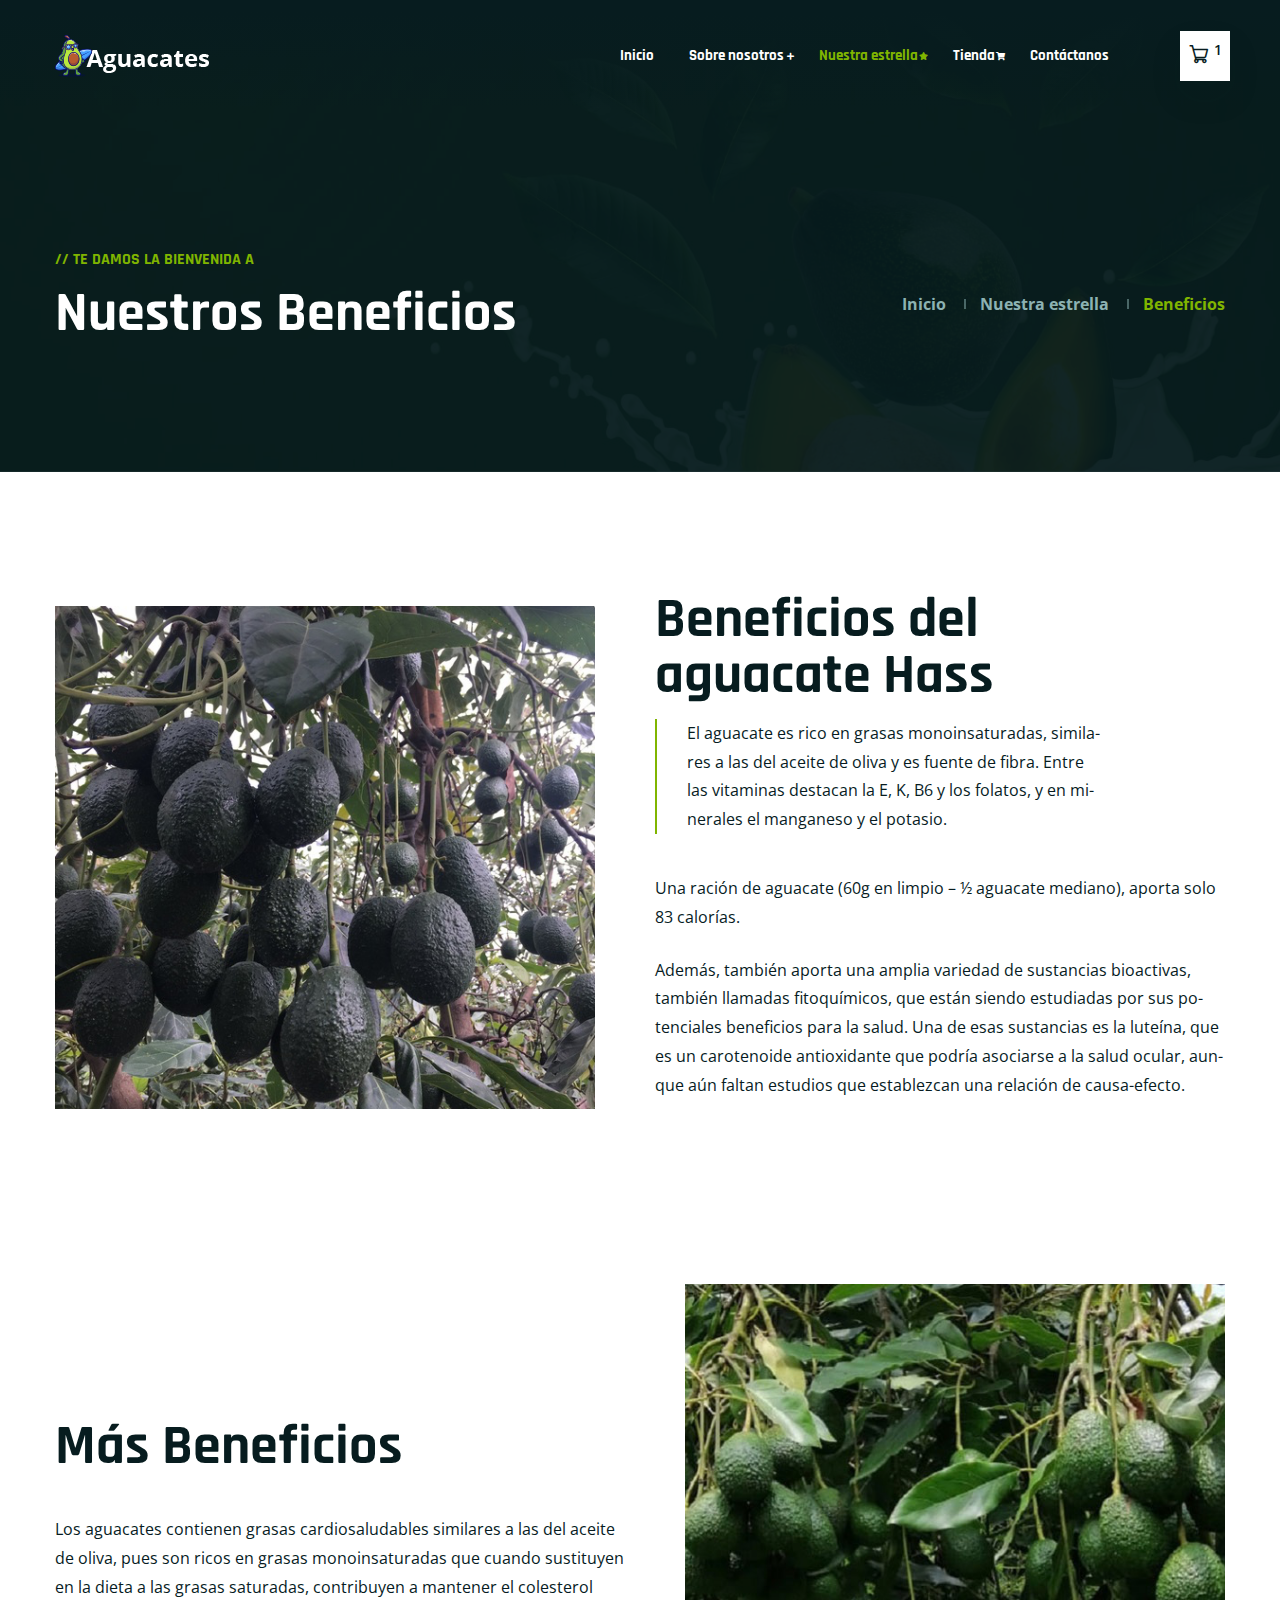
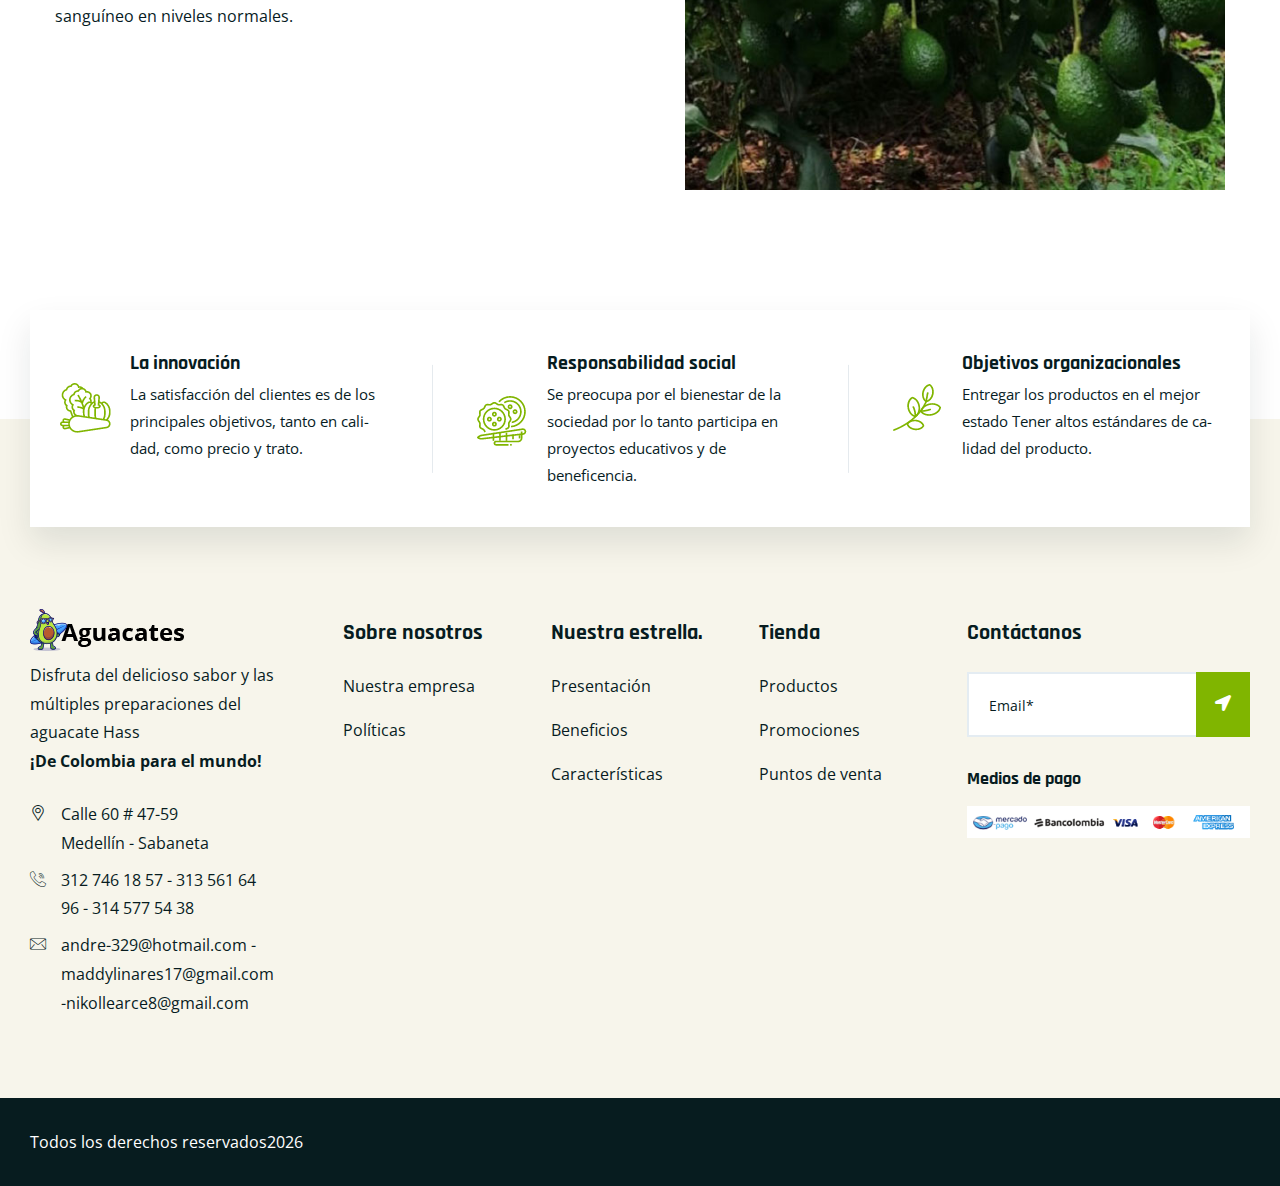
<file: beneficios.html>
<!doctype html>
<html class="no-js" lang="es-CO">

<head>
    <meta charset="utf-8">
    <meta http-equiv="x-ua-compatible" content="ie=edge">
    <title>Aguacates Hass</title>
    <meta name="robots" content="noindex, follow" />
    <meta name="description" content="">
    <meta name="viewport" content="width=device-width, initial-scale=1, shrink-to-fit=no">

    <!-- Place favicon.png in the root directory -->
    <link rel="shortcut icon" href="img/favicon.png" type="image/x-icon" />
    <!-- Font Icons css -->
    <link rel="stylesheet" href="css/font-icons.css">
    <!-- plugins css -->
    <link rel="stylesheet" href="css/plugins.css">
    <!-- Main Stylesheet -->
    <link rel="stylesheet" href="css/style.css">
    <!-- Responsive css -->
    <link rel="stylesheet" href="css/responsive.css">
</head>

<body>
    <!--[if lte IE 9]>
        <p class="browserupgrade">You are using an <strong>outdated</strong> browser. Please <a href="https://browsehappy.com/">upgrade your browser</a> to improve your experience and security.</p>
    <![endif]-->

    <!-- Add your site or application content here -->

<!-- Body main wrapper start -->
<div class="body-wrapper">

    <!-- HEADER AREA START (header-5) -->
    <header class="ltn__header-area ltn__header-5 ltn__header-transparent gradient-color-2">
        <!-- ltn__header-middle-area start -->
        <div class="ltn__header-middle-area ltn__header-sticky ltn__sticky-bg-black plr--9---">
            <div class="container">
                <div class="row">
                    <div class="col">
                        <div class="site-logo-wrap">
                            <div class="site-logo">
                                <a href="index.html"><img src="img/logo-2.png" alt="Logo"></a>
                            </div>
                        </div>
                    </div>
                    <div class="col header-menu-column menu-color-white">
                        <div class="header-menu d-none d-xl-block">
                            <nav>
                                <div class="ltn__main-menu">
                                    <ul>
                                        <li><a href="index.html">Inicio</a>
                                        </li>
                                        <li class="menu-icon"><a href="#">Sobre nosotros</a>
                                            <ul>
                                                <li><a href="sobre.html">Nuestra empresa</a></li>
                                                <li><a href="politicas.html">Políticas corporativas</a></li>
                                            </ul>
                                        </li>
                                        <li class="menu-icon active"><a href="#">Nuestra estrella</a>
                                            <ul>
                                                <li><a href="presentacion.html">Presentación</a></li>
                                                <li class="active"><a href="beneficios.html">Beneficios</a></li>
                                                <li><a href="caracteristicas.html">Características</a></li>
                                            </ul>
                                        </li>
                                        <li class="menu-icon"><a href="#">Tienda</a>
                                            <ul>
                                                <li><a href="productos.html">Productos</a></li>
                                                <li><a href="promociones.html">Promociones</a></li>
                                                <li><a href="puntos.html">Puntos de venta</a></li>
                                            </ul>
                                        </li>
                                        <li><a href="contactenos.html">Contáctanos</a></li>
                                    </ul>
                                </div>
                            </nav>
                        </div>
                    </div>
                    <div class="ltn__header-options ltn__header-options-2">
                        <!-- mini-cart -->
                        <div class="mini-cart-icon">
                            <a href="#ltn__utilize-cart-menu" class="ltn__utilize-toggle">
                                <i class="icon-shopping-cart"></i>
                                <sup>1</sup>
                            </a>
                        </div>
                        <!-- mini-cart -->
                        <!-- Mobile Menu Button -->
                        <div class="mobile-menu-toggle d-xl-none">
                            <a href="#ltn__utilize-mobile-menu" class="ltn__utilize-toggle">
                                <svg viewBox="0 0 800 600">
                                    <path d="M300,220 C300,220 520,220 540,220 C740,220 640,540 520,420 C440,340 300,200 300,200" id="top"></path>
                                    <path d="M300,320 L540,320" id="middle"></path>
                                    <path d="M300,210 C300,210 520,210 540,210 C740,210 640,530 520,410 C440,330 300,190 300,190" id="bottom" transform="translate(480, 320) scale(1, -1) translate(-480, -318) "></path>
                                </svg>
                            </a>
                        </div>
                    </div>
                </div>
            </div>
        </div>
        <!-- ltn__header-middle-area end -->
    </header>
    <!-- HEADER AREA END -->
    
    <!-- Utilize Cart Menu Start -->
    <div id="ltn__utilize-cart-menu" class="ltn__utilize ltn__utilize-cart-menu">
        <div class="ltn__utilize-menu-inner ltn__scrollbar">
            <div class="ltn__utilize-menu-head">
                <span class="ltn__utilize-menu-title">Carrito</span>
                <button class="ltn__utilize-close">×</button>
            </div>
            <div class="mini-cart-product-area ltn__scrollbar">
                <div class="mini-cart-item clearfix">
                    <div class="mini-cart-img">
                        <a href="#"><img src="img/product/4.png" alt="Image"></a>
                        <span class="mini-cart-item-delete"><i class="icon-cancel"></i></span>
                    </div>
                    <div class="mini-cart-info">
                        <h6><a href="#">Aguacate Hass</a></h6>
                        <span class="mini-cart-quantity">1 x $5.000</span>
                    </div>
                </div>
            </div>
            <div class="mini-cart-footer">
                <div class="mini-cart-sub-total">
                    <h5>Subtotal: <span>$5.000</span></h5>
                </div>
                <p>Envios gratis a partir de $100.000 COP!</p>
            </div>

        </div>
    </div>
    <!-- Utilize Cart Menu End -->

    <!-- Utilize Mobile Menu Start -->
    <div id="ltn__utilize-mobile-menu" class="ltn__utilize ltn__utilize-mobile-menu">
        <div class="ltn__utilize-menu-inner ltn__scrollbar">
            <div class="ltn__utilize-menu-head">
                <div class="site-logo">
                    <a href="index.html"><img src="img/logo.png" alt="Logo"></a>
                </div>
                <button class="ltn__utilize-close">×</button>
            </div>
            <div class="ltn__utilize-menu">
                <ul>
                    <li><a href="index.html">Inicio</a></li>
                    <li><a href="#">Sobre nosotros</a>
                        <ul class="sub-menu">
                            <li><a href="sobre.html">Nuestra empresa</a></li>
                            <li><a href="politicas.html">Políticas corporativas</a></li>
                        </ul>
                    </li>
                    <li><a href="#">Nuestra estrella</a>
                        <ul class="sub-menu">
                            <li><a href="presentacion.html">Presentación</a></li>
                            <li><a href="beneficios.html">Beneficios</a></li>
                            <li><a href="caracteristicas.html">Características</a></li>
                        </ul>
                    </li>
                    <li><a href="#">Tienda</a>
                        <ul class="sub-menu">
                            <li><a href="productos.html">Productos</a></li>
                            <li><a href="promociones.html">Promociones</a></li>
                            <li><a href="puntos.html">Puntos de venta</a></li>
                        </ul>
                    </li>
                    <li><a href="contactenos.html">Contáctanos</a></li>
                </ul>
            </div>
            <div class="ltn__utilize-buttons ltn__utilize-buttons-2">
                <ul>
                    <li>
                        <a href="carrito.html" title="Shoping Cart">
                            <span class="utilize-btn-icon">
                                <i class="fas fa-shopping-cart"></i>
                                <sup>1</sup>
                            </span>
                            Carrito
                        </a>
                    </li>
                </ul>
            </div>
        </div>
    </div>
    <!-- Utilize Mobile Menu End -->

    <div class="ltn__utilize-overlay"></div>

    <!-- BREADCRUMB AREA START -->
    <div class="ltn__breadcrumb-area ltn__breadcrumb-area-2 ltn__breadcrumb-color-white bg-overlay-theme-black-90 bg-image" data-bg="img/bg/5.jpg">
        <div class="container">
            <div class="row">
                <div class="col-lg-12">
                    <div class="ltn__breadcrumb-inner ltn__breadcrumb-inner-2 justify-content-between">
                        <div class="section-title-area ltn__section-title-2">
                            <h6 class="section-subtitle ltn__secondary-color">//  Te damos la bienvenida a</h6>
                            <h1 class="section-title white-color">Nuestros Beneficios</h1>
                        </div>
                        <div class="ltn__breadcrumb-list">
                            <ul>
                                <li><a href="index.html">Inicio</a></li>
                                <li>Nuestra estrella</li>
                                <li>Beneficios</li>
                            </ul>
                        </div>
                    </div>
                </div>
            </div>
        </div>
    </div>
    <!-- BREADCRUMB AREA END -->

    <!-- ABOUT US AREA START -->
    <div class="ltn__about-us-area pt-120--- pb-120">
        <div class="container">
            <div class="row">
                <div class="col-lg-6 align-self-center">
                    <div class="about-us-img-wrap about-img-left">
                        <img src="img/others/6.png" alt="About Us Image">
                    </div>
                </div>
                <div class="col-lg-6 align-self-center">
                    <div class="about-us-info-wrap">
                        <div class="section-title-area ltn__section-title-2">
                            <h1 class="section-title">Beneficios del <br class="d-none d-md-block"> aguacate Hass</h1>
                            <p>El aguacate es rico en grasas monoinsaturadas, similares a las del aceite de oliva y es fuente de fibra. Entre las vitaminas destacan la E, K, B6 y los folatos, y en minerales el manganeso y el potasio. </p>
                        </div>
                        <p>Una ración de aguacate (60g en limpio – ½ aguacate mediano), aporta solo 83 calorías.</p>
                        <p>Además, también aporta una amplia variedad de sustancias bioactivas, también llamadas fitoquímicos, que están siendo estudiadas por sus potenciales beneficios para la salud. Una de esas sustancias es la luteína, que es un carotenoide antioxidante que podría asociarse a la salud ocular, aunque aún faltan estudios que establezcan una relación de causa-efecto.</p>
                    </div>
                </div>
            </div>
        </div>
    </div>
    <!-- ABOUT US AREA END -->

    <!-- ABOUT US AREA START -->
    <div class="ltn__about-us-area mt-40 pt-120--- pb-120">
        <div class="container">
            <div class="row">
                <div class="col-lg-6 align-self-center">
                    <div class="about-us-info-wrap">
                        <div class="section-title-area ltn__section-title-2">
                            <h1 class="section-title">Más Beneficios</h1>
                        </div>
                        <p>Los aguacates contienen grasas cardiosaludables similares a las del aceite de oliva, pues son ricos en grasas monoinsaturadas que cuando sustituyen en la dieta a las grasas saturadas, contribuyen a mantener el colesterol sanguíneo en niveles normales.</p>
                    </div>
                </div>
                <div class="col-lg-6 align-self-center">
                    <div class="about-us-img-wrap about-img-right">
                        <img src="img/others/1.jpg" alt="About Us Image">
                    </div>
                </div>
            </div>
        </div>
    </div>
    <!-- ABOUT US AREA END -->

    <!-- FEATURE AREA START ( Feature - 3) -->
    <div class="ltn__feature-area before-bg-bottom-2 mb--30--- plr--5">
        <div class="container-fluid">
            <div class="row">
                <div class="col-lg-12">
                    <div class="ltn__feature-item-box-wrap ltn__border-between-column white-bg">
                        <div class="row">
                            <div class="col-xl-4 col-md-6 col-12">
                                <div class="ltn__feature-item ltn__feature-item-8">
                                    <div class="ltn__feature-icon">
                                        <img src="img/icons/icon-img/11.png" alt="#">
                                    </div>
                                    <div class="ltn__feature-info">
                                        <h4>La innovación</h4>
                                        <p>La satisfacción del clientes es de los principales objetivos, tanto en calidad, como precio y trato.</p>
                                    </div>
                                </div>
                            </div>
                            <div class="col-xl-4 col-md-6 col-12">
                                <div class="ltn__feature-item ltn__feature-item-8">
                                    <div class="ltn__feature-icon">
                                        <img src="img/icons/icon-img/12.png" alt="#">
                                    </div>
                                    <div class="ltn__feature-info">
                                        <h4>Responsabilidad social</h4>
                                        <p>Se preocupa por el bienestar de la sociedad por lo tanto participa en proyectos educativos y de beneficencia.</p>
                                    </div>
                                </div>
                            </div>
                            <div class="col-xl-4 col-md-6 col-12">
                                <div class="ltn__feature-item ltn__feature-item-8">
                                    <div class="ltn__feature-icon">
                                        <img src="img/icons/icon-img/13.png" alt="#">
                                    </div>
                                    <div class="ltn__feature-info">
                                        <h4>Objetivos organizacionales</h4>
                                        <p>Entregar los productos en el mejor estado Tener altos estándares de calidad del producto.</p>
                                    </div>
                                </div>
                            </div>
                        </div>
                    </div>
                </div>
            </div>
        </div>
    </div>
    <!-- FEATURE AREA END -->

    <!-- FOOTER AREA START -->
    <footer class="ltn__footer-area  ">
        <div class="footer-top-area  section-bg-1 plr--5">
            <div class="container-fluid">
                <div class="row">
                    <div class="col-xl-3 col-md-6 col-sm-6 col-12">
                        <div class="footer-widget footer-about-widget">
                            <div class="footer-logo">
                                <div class="site-logo">
                                    <img src="img/logo.png" alt="Logo">
                                </div>
                            </div>
                            <p>Disfruta del delicioso sabor y las múltiples preparaciones del aguacate Hass <br><strong>¡De Colombia para el mundo!</strong></p>
                            <div class="footer-address">
                                <ul>
                                    <li>
                                        <div class="footer-address-icon">
                                            <i class="icon-placeholder"></i>
                                        </div>
                                        <div class="footer-address-info">
                                            <p>Calle 60 # 47-59 <br> Medellín - Sabaneta</p>
                                        </div>
                                    </li>
                                    <li>
                                        <div class="footer-address-icon">
                                            <i class="icon-call"></i>
                                        </div>
                                        <div class="footer-address-info">
                                            <p><a href="tel:+0123-456789">312 746 18 57 - 313 561 64 96 - 314 577 54 38
                                            </a></p>
                                        </div>
                                    </li>
                                    <li>
                                        <div class="footer-address-icon">
                                            <i class="icon-mail"></i>
                                        </div>
                                        <div class="footer-address-info">
                                            <p><a href="mailto:example@example.com">andre-329@hotmail.com - maddylinares17@gmail.com -nikollearce8@gmail.com</a></p>
                                        </div>
                                    </li>
                                </ul>
                            </div>
                        </div>
                    </div>
                    <div class="col-xl-2 col-md-6 col-sm-6 col-12">
                        <div class="footer-widget footer-menu-widget clearfix">
                            <h4 class="footer-title">Sobre nosotros</h4>
                            <div class="footer-menu">
                                <ul>
                                    <li><a href="sobre.html">Nuestra empresa</a></li>
                                    <li><a href="politicas.html">Políticas</a></li>
                                </ul>
                            </div>
                        </div>
                    </div>
                    <div class="col-xl-2 col-md-6 col-sm-6 col-12">
                        <div class="footer-widget footer-menu-widget clearfix">
                            <h4 class="footer-title">Nuestra estrella.</h4>
                            <div class="footer-menu">
                                <ul>
                                    <li><a href="presentacion.html">Presentación</a></li>
                                    <li><a href="shop-grid.html">Beneficios</a></li>
                                    <li><a href="shop-left-sidebar.html">Características</a></li>
                                </ul>
                            </div>
                        </div>
                    </div>
                    <div class="col-xl-2 col-md-6 col-sm-6 col-12">
                        <div class="footer-widget footer-menu-widget clearfix">
                            <h4 class="footer-title">Tienda</h4>
                            <div class="footer-menu">
                                <ul>
                                    <li><a href="blog.html">Productos</a></li>
                                    <li><a href="blog-grid.html">Promociones</a></li>
                                    <li><a href="blog-left-sidebar.html">Puntos de venta</a></li>
                                </ul>
                            </div>
                        </div>
                    </div>
                    <div class="col-xl-3 col-md-6 col-sm-12 col-12">
                        <div class="footer-widget footer-newsletter-widget">
                            <h4 class="footer-title">Contáctanos</h4>
                            <div class="footer-newsletter">
                                <form action="#">
                                    <input type="email" name="email" placeholder="Email*">
                                    <div class="btn-wrapper">
                                        <button class="theme-btn-1 btn" type="submit"><i class="fas fa-location-arrow"></i></button>
                                    </div>
                                </form>
                            </div>
                            <h5 class="mt-30">Medios de pago</h5>
                            <img src="img/icons/payment-4.png" alt="Payment Image">
                        </div>
                    </div>
                </div>
            </div>
        </div>
        <div class="ltn__copyright-area ltn__copyright-2 section-bg-2  ltn__border-top-2--- plr--5">
            <div class="container-fluid">
                <div class="row">
                    <div class="col-md-6 col-12">
                        <div class="ltn__copyright-design clearfix">
                            <p>Todos los derechos reservados<span class="current-year"></span></p>
                        </div>
                    </div>
                </div>
            </div>
        </div>
    </footer>
    <!-- FOOTER AREA END -->
</div>
<!-- Body main wrapper end -->

    <!-- preloader area start -->
    <div class="preloader d-none" id="preloader">
        <div class="preloader-inner">
            <div class="spinner">
                <div class="dot1"></div>
                <div class="dot2"></div>
            </div>
        </div>
    </div>
    <!-- preloader area end -->

    <!-- All JS Plugins -->
    <script src="js/plugins.js"></script>
    <!-- Main JS -->
    <script src="js/main.js"></script>
  
</body>
</html>
</file>
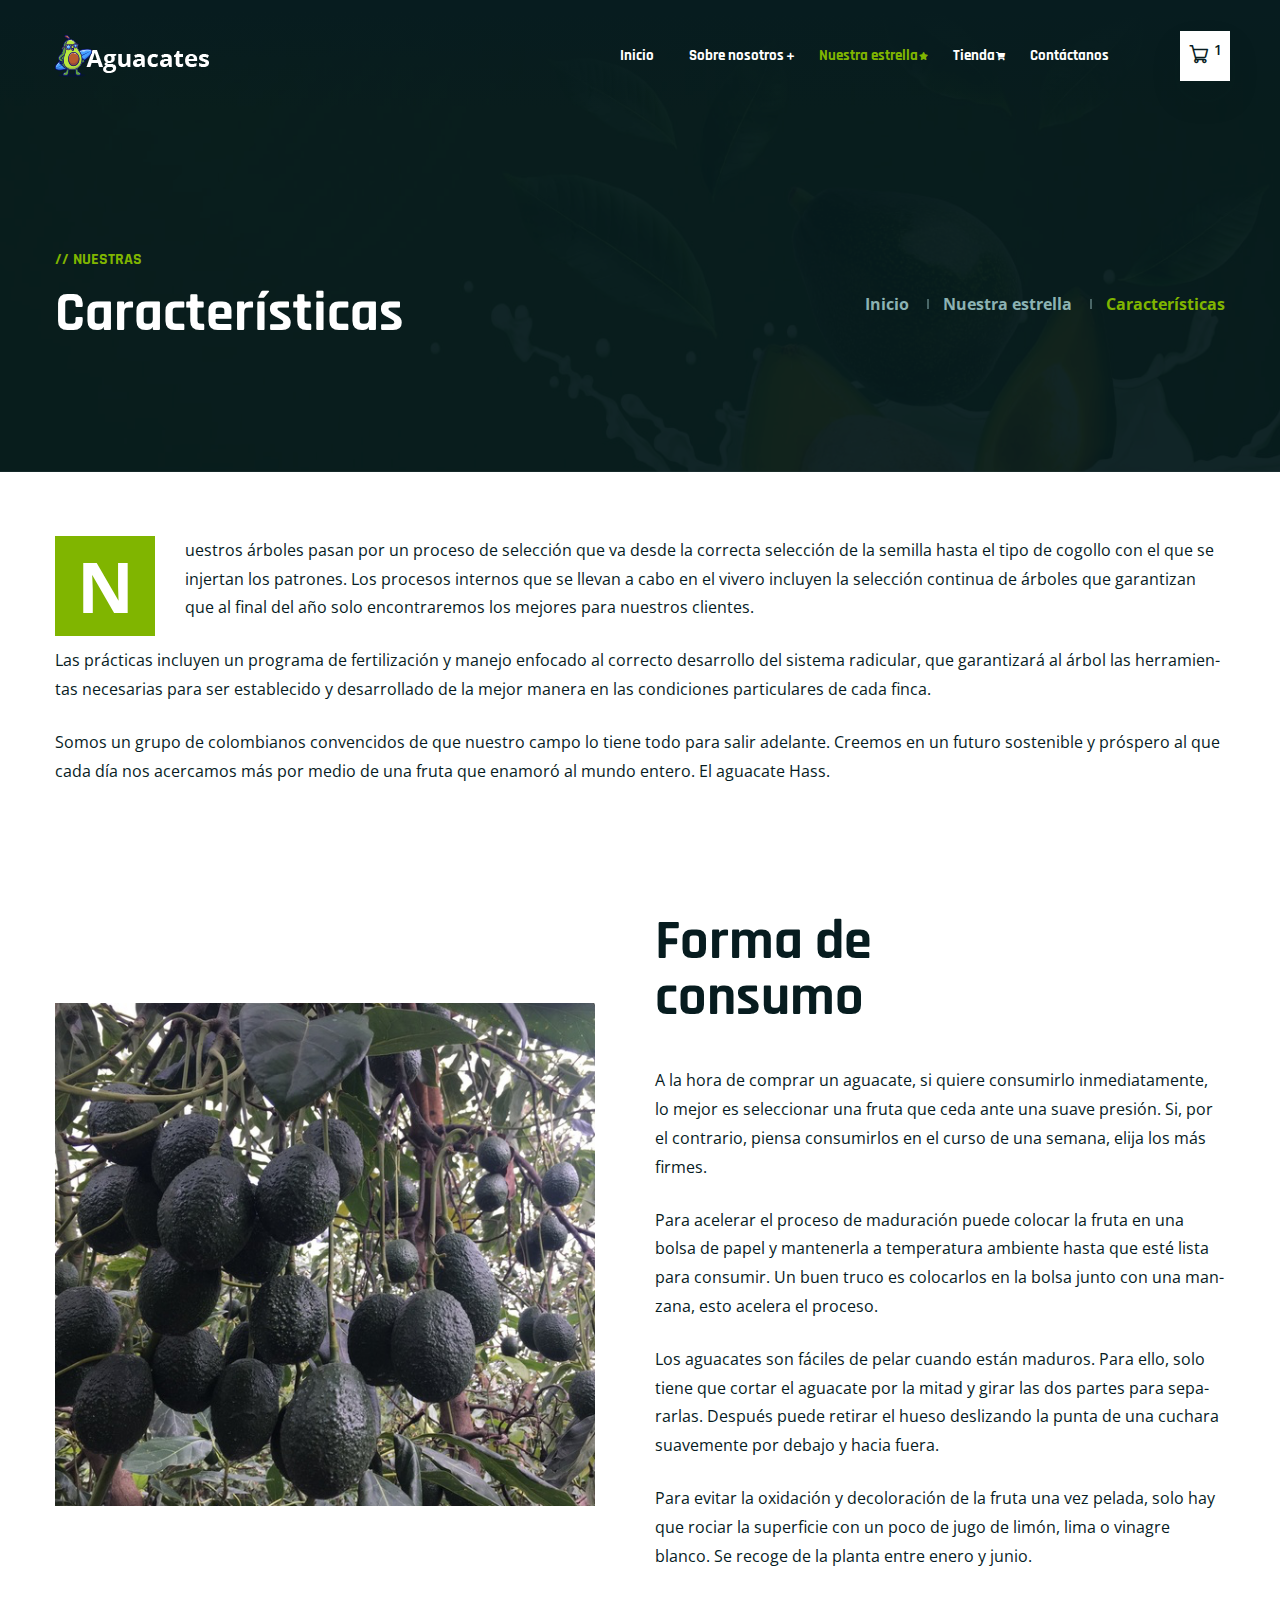
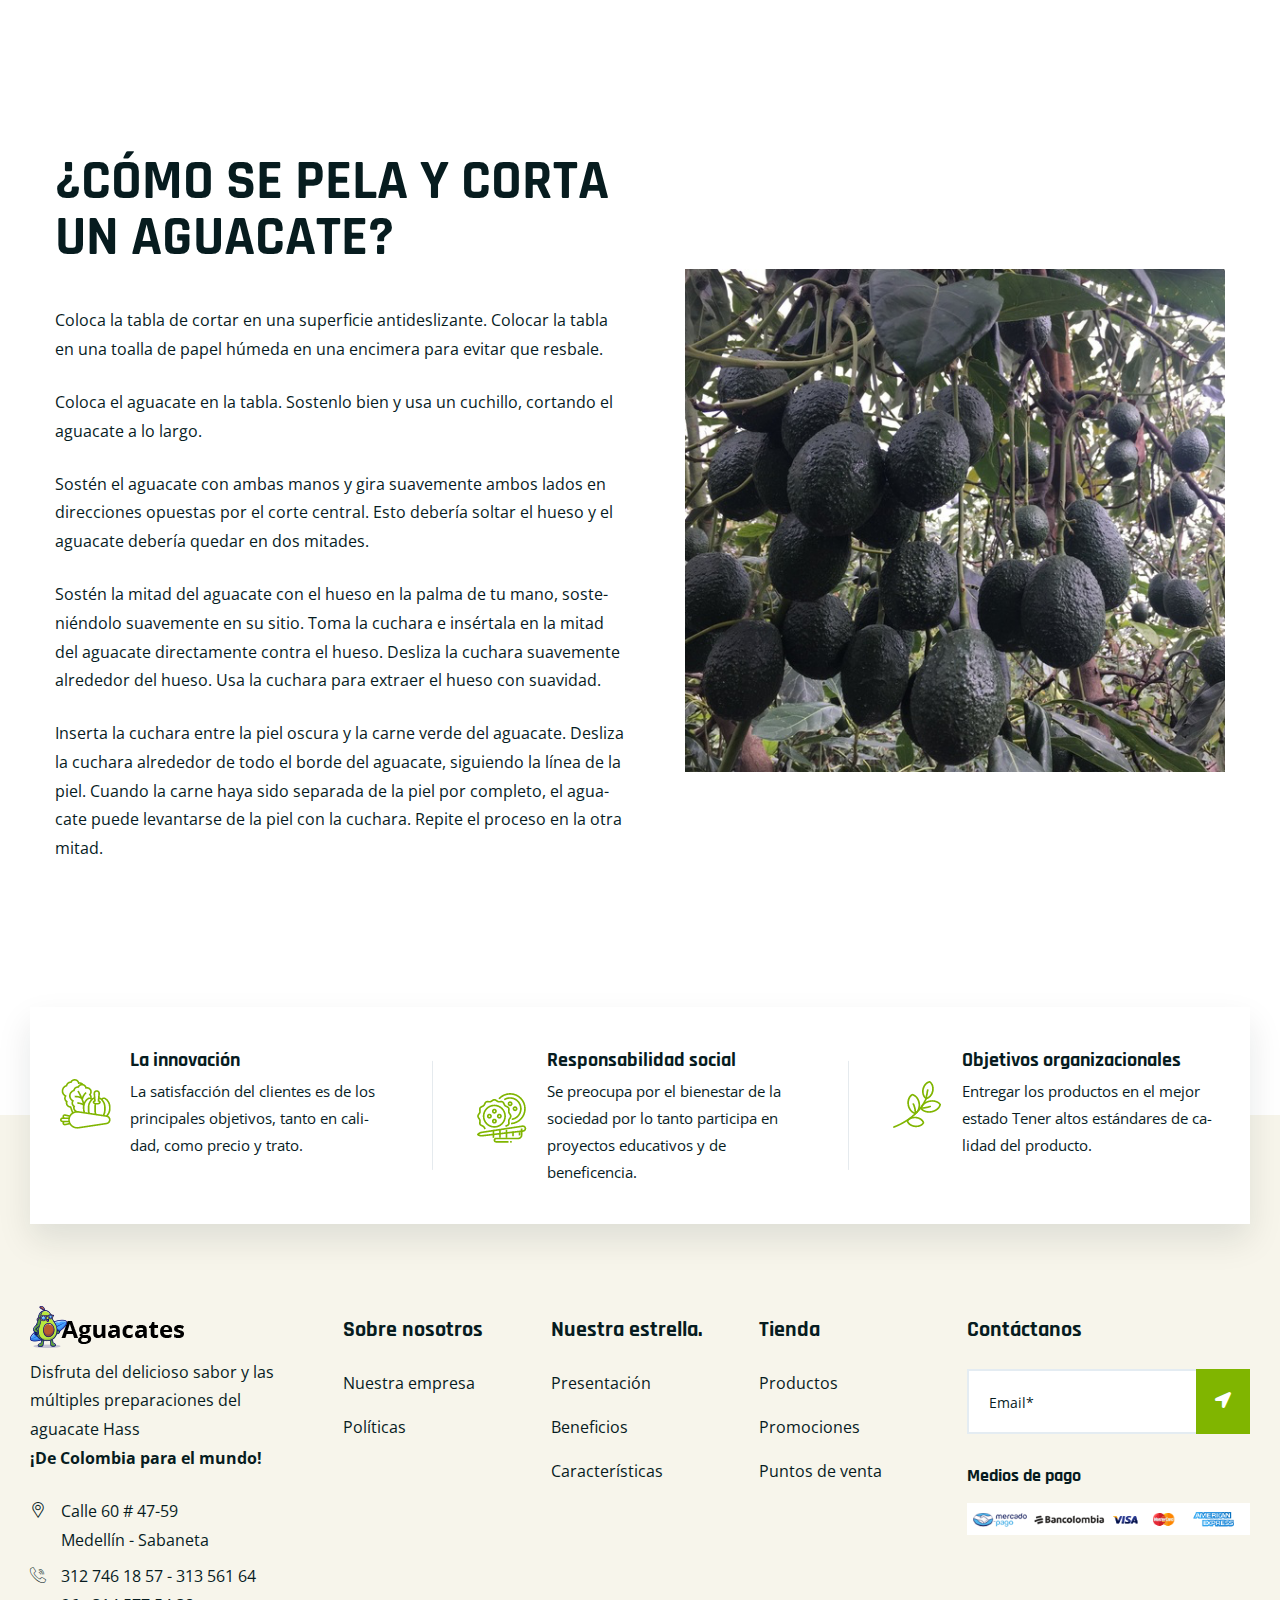
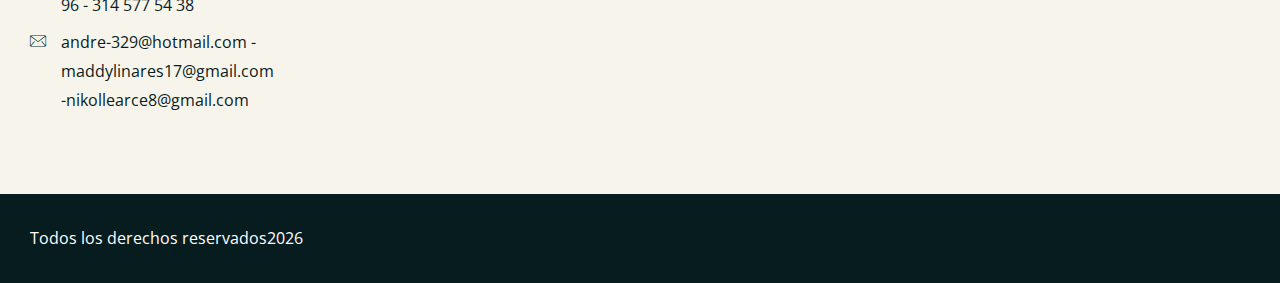
<file: caracteristicas.html>
<!doctype html>
<html class="no-js" lang="es-CO">

<head>
    <meta charset="utf-8">
    <meta http-equiv="x-ua-compatible" content="ie=edge">
    <title>Aguacates Hass</title>
    <meta name="robots" content="noindex, follow" />
    <meta name="description" content="">
    <meta name="viewport" content="width=device-width, initial-scale=1, shrink-to-fit=no">

    <!-- Place favicon.png in the root directory -->
    <link rel="shortcut icon" href="img/favicon.png" type="image/x-icon" />
    <!-- Font Icons css -->
    <link rel="stylesheet" href="css/font-icons.css">
    <!-- plugins css -->
    <link rel="stylesheet" href="css/plugins.css">
    <!-- Main Stylesheet -->
    <link rel="stylesheet" href="css/style.css">
    <!-- Responsive css -->
    <link rel="stylesheet" href="css/responsive.css">
</head>

<body>
    <!--[if lte IE 9]>
        <p class="browserupgrade">You are using an <strong>outdated</strong> browser. Please <a href="https://browsehappy.com/">upgrade your browser</a> to improve your experience and security.</p>
    <![endif]-->

    <!-- Add your site or application content here -->

<!-- Body main wrapper start -->
<div class="body-wrapper">

    <!-- HEADER AREA START (header-5) -->
    <header class="ltn__header-area ltn__header-5 ltn__header-transparent gradient-color-2">
        <!-- ltn__header-middle-area start -->
        <div class="ltn__header-middle-area ltn__header-sticky ltn__sticky-bg-black plr--9---">
            <div class="container">
                <div class="row">
                    <div class="col">
                        <div class="site-logo-wrap">
                            <div class="site-logo">
                                <a href="index.html"><img src="img/logo-2.png" alt="Logo"></a>
                            </div>
                        </div>
                    </div>
                    <div class="col header-menu-column menu-color-white">
                        <div class="header-menu d-none d-xl-block">
                            <nav>
                                <div class="ltn__main-menu">
                                    <ul>
                                        <li><a href="index.html">Inicio</a>
                                        </li>
                                        <li class="menu-icon"><a href="#">Sobre nosotros</a>
                                            <ul>
                                                <li><a href="sobre.html">Nuestra empresa</a></li>
                                                <li><a href="politicas.html">Políticas corporativas</a></li>
                                            </ul>
                                        </li>
                                        <li class="menu-icon active"><a href="#">Nuestra estrella</a>
                                            <ul>
                                                <li><a href="presentacion.html">Presentación</a></li>
                                                <li><a href="beneficios.html">Beneficios</a></li>
                                                <li class="active"><a href="caracteristicas.html">Características</a></li>
                                            </ul>
                                        </li>
                                        <li class="menu-icon"><a href="#">Tienda</a>
                                            <ul>
                                                <li><a href="productos.html">Productos</a></li>
                                                <li><a href="promociones.html">Promociones</a></li>
                                                <li><a href="puntos.html">Puntos de venta</a></li>
                                            </ul>
                                        </li>
                                        <li><a href="contactenos.html">Contáctanos</a></li>
                                    </ul>
                                </div>
                            </nav>
                        </div>
                    </div>
                    <div class="ltn__header-options ltn__header-options-2">
                        <!-- mini-cart -->
                        <div class="mini-cart-icon">
                            <a href="#ltn__utilize-cart-menu" class="ltn__utilize-toggle">
                                <i class="icon-shopping-cart"></i>
                                <sup>1</sup>
                            </a>
                        </div>
                        <!-- mini-cart -->
                        <!-- Mobile Menu Button -->
                        <div class="mobile-menu-toggle d-xl-none">
                            <a href="#ltn__utilize-mobile-menu" class="ltn__utilize-toggle">
                                <svg viewBox="0 0 800 600">
                                    <path d="M300,220 C300,220 520,220 540,220 C740,220 640,540 520,420 C440,340 300,200 300,200" id="top"></path>
                                    <path d="M300,320 L540,320" id="middle"></path>
                                    <path d="M300,210 C300,210 520,210 540,210 C740,210 640,530 520,410 C440,330 300,190 300,190" id="bottom" transform="translate(480, 320) scale(1, -1) translate(-480, -318) "></path>
                                </svg>
                            </a>
                        </div>
                    </div>
                </div>
            </div>
        </div>
        <!-- ltn__header-middle-area end -->
    </header>
    <!-- HEADER AREA END -->
    
    <!-- Utilize Cart Menu Start -->
    <div id="ltn__utilize-cart-menu" class="ltn__utilize ltn__utilize-cart-menu">
        <div class="ltn__utilize-menu-inner ltn__scrollbar">
            <div class="ltn__utilize-menu-head">
                <span class="ltn__utilize-menu-title">Carrito</span>
                <button class="ltn__utilize-close">×</button>
            </div>
            <div class="mini-cart-product-area ltn__scrollbar">
                <div class="mini-cart-item clearfix">
                    <div class="mini-cart-img">
                        <a href="#"><img src="img/product/4.png" alt="Image"></a>
                        <span class="mini-cart-item-delete"><i class="icon-cancel"></i></span>
                    </div>
                    <div class="mini-cart-info">
                        <h6><a href="#">Aguacate Hass</a></h6>
                        <span class="mini-cart-quantity">1 x $5.000</span>
                    </div>
                </div>
            </div>
            <div class="mini-cart-footer">
                <div class="mini-cart-sub-total">
                    <h5>Subtotal: <span>$5.000</span></h5>
                </div>
                <p>Envios gratis a partir de $100.000 COP!</p>
            </div>

        </div>
    </div>
    <!-- Utilize Cart Menu End -->

    <!-- Utilize Mobile Menu Start -->
    <div id="ltn__utilize-mobile-menu" class="ltn__utilize ltn__utilize-mobile-menu">
        <div class="ltn__utilize-menu-inner ltn__scrollbar">
            <div class="ltn__utilize-menu-head">
                <div class="site-logo">
                    <a href="index.html"><img src="img/logo.png" alt="Logo"></a>
                </div>
                <button class="ltn__utilize-close">×</button>
            </div>
            <div class="ltn__utilize-menu">
                <ul>
                    <li><a href="index.html">Inicio</a></li>
                    <li><a href="#">Sobre nosotros</a>
                        <ul class="sub-menu">
                            <li><a href="sobre.html">Nuestra empresa</a></li>
                            <li><a href="politicas.html">Políticas corporativas</a></li>
                        </ul>
                    </li>
                    <li><a href="#">Nuestra estrella</a>
                        <ul class="sub-menu">
                            <li><a href="presentacion.html">Presentación</a></li>
                            <li><a href="beneficios.html">Beneficios</a></li>
                            <li><a href="caracteristicas.html">Características</a></li>
                        </ul>
                    </li>
                    <li><a href="#">Tienda</a>
                        <ul class="sub-menu">
                            <li><a href="productos.html">Productos</a></li>
                            <li><a href="promociones.html">Promociones</a></li>
                            <li><a href="puntos.html">Puntos de venta</a></li>
                        </ul>
                    </li>
                    <li><a href="contactenos.html">Contáctanos</a></li>
                </ul>
            </div>
            <div class="ltn__utilize-buttons ltn__utilize-buttons-2">
                <ul>
                    <li>
                        <a href="carrito.html" title="Shoping Cart">
                            <span class="utilize-btn-icon">
                                <i class="fas fa-shopping-cart"></i>
                                <sup>1</sup>
                            </span>
                            Carrito
                        </a>
                    </li>
                </ul>
            </div>
        </div>
    </div>
    <!-- Utilize Mobile Menu End -->

    <div class="ltn__utilize-overlay"></div>

    <!-- BREADCRUMB AREA START -->
    <div class="ltn__breadcrumb-area ltn__breadcrumb-area-2 ltn__breadcrumb-color-white bg-overlay-theme-black-90 bg-image mb-0" data-bg="img/bg/5.jpg">
        <div class="container">
            <div class="row">
                <div class="col-lg-12">
                    <div class="ltn__breadcrumb-inner ltn__breadcrumb-inner-2 justify-content-between">
                        <div class="section-title-area ltn__section-title-2">
                            <h6 class="section-subtitle ltn__secondary-color">//  Nuestras</h6>
                            <h1 class="section-title white-color">Características</h1>
                        </div>
                        <div class="ltn__breadcrumb-list">
                            <ul>
                                <li><a href="index.html">Inicio</a></li>
                                <li>Nuestra estrella</li>
                                <li>Características</li>
                            </ul>
                        </div>
                    </div>
                </div>
            </div>
        </div>
    </div>
    <!-- BREADCRUMB AREA END -->

        <!-- PAGE DETAILS AREA START (service-details) -->
        <div class="ltn__page-details-area ltn__service-details-area mt-40 mb-105">
            <div class="container">
                <div class="row">
                    <div class="col-lg-12">
                        <div class="ltn__page-details-inner ltn__service-details-inner">
                            <p> <span class="ltn__first-letter">N</span>uestros árboles pasan por un proceso de selección que va desde la correcta selección de la semilla hasta el tipo de cogollo con el que se injertan los patrones. Los procesos internos que se llevan a cabo en el vivero incluyen la selección continua de árboles que garantizan que al final del año solo encontraremos los mejores para nuestros clientes.</p>
                            <p>Las prácticas incluyen un programa de fertilización y manejo enfocado al correcto desarrollo del sistema radicular, que garantizará al árbol las herramientas necesarias para ser establecido y desarrollado de la mejor manera en las condiciones particulares de cada finca.</p>
                            <p>Somos un grupo de colombianos convencidos de que nuestro campo lo tiene todo para salir adelante. Creemos en un futuro sostenible y próspero al que cada día nos acercamos más por medio de una fruta que enamoró al mundo entero. El aguacate Hass.</p>
                                
                            </div>
                    </div>
                </div>
            </div>
        </div>
        <!-- PAGE DETAILS AREA END -->

    <!-- ABOUT US AREA START -->
    <div class="ltn__about-us-area pt-120--- pb-120">
        <div class="container">
            <div class="row">
                <div class="col-lg-6 align-self-center">
                    <div class="about-us-img-wrap about-img-left">
                        <img src="img/others/6.png" alt="About Us Image">
                    </div>
                </div>
                <div class="col-lg-6 align-self-center">
                    <div class="about-us-info-wrap">
                        <div class="section-title-area ltn__section-title-2">
                            <h1 class="section-title">Forma de <br class="d-none d-md-block">consumo</h1>
                        </div>
                        <p>A la hora de comprar un aguacate, si quiere consumirlo inmediatamente, lo mejor es seleccionar una fruta que ceda ante una suave presión. Si, por el contrario, piensa consumirlos en el curso de una semana, elija los más firmes.</p>
                        <p>Para acelerar el proceso de maduración puede colocar la fruta en una bolsa de papel y mantenerla a temperatura ambiente hasta que esté lista para consumir. Un buen truco es colocarlos en la bolsa junto con una manzana, esto acelera el proceso.</p>
                        <p>Los aguacates son fáciles de pelar cuando están maduros. Para ello, solo tiene que cortar el aguacate por la mitad y girar las dos partes para separarlas. Después puede retirar el hueso deslizando la punta de una cuchara suavemente por debajo y hacia fuera.</p>
                        <p>Para evitar la oxidación y decoloración de la fruta una vez pelada, solo hay que rociar la superficie con un poco de jugo de limón, lima o vinagre blanco. Se recoge de la planta entre enero y junio.</p>

                    </div>
                </div>
            </div>
        </div>
    </div>
    <!-- ABOUT US AREA END -->

    <!-- ABOUT US AREA START -->
    <div class="ltn__about-us-area mt-40 pt-120--- pb-120">
        <div class="container">
            <div class="row">
                <div class="col-lg-6 align-self-center">
                    <div class="about-us-info-wrap">
                        <div class="section-title-area ltn__section-title-2">
                            <h1 class="section-title">¿CÓMO SE PELA Y CORTA UN AGUACATE?</h1>
                        </div>
                        <p>Coloca la tabla de cortar en una superficie antideslizante. Colocar la tabla en una toalla de papel húmeda en una encimera para evitar que resbale.</p>
                        <p>Coloca el aguacate en la tabla. Sostenlo bien y usa un cuchillo, cortando el aguacate a lo largo.</p>
                        <p>Sostén el aguacate con ambas manos y gira suavemente ambos lados en direcciones opuestas por el corte central. Esto debería soltar el hueso y el aguacate debería quedar en dos mitades.</p>
                        <p>Sostén la mitad del aguacate con el hueso en la palma de tu mano, sosteniéndolo suavemente en su sitio. Toma la cuchara e insértala en la mitad del aguacate directamente contra el hueso. Desliza la cuchara suavemente alrededor del hueso. Usa la cuchara para extraer el hueso con suavidad.</p>
                        <p>Inserta la cuchara entre la piel oscura y la carne verde del aguacate. Desliza la cuchara alrededor de todo el borde del aguacate, siguiendo la línea de la piel. Cuando la carne haya sido separada de la piel por completo, el aguacate puede levantarse de la piel con la cuchara. Repite el proceso en la otra mitad.</p>
                    </div>
                </div>
                <div class="col-lg-6 align-self-center">
                    <div class="about-us-img-wrap about-img-right">
                        <img src="img/others/6.png" alt="About Us Image">
                    </div>
                </div>
            </div>
        </div>
    </div>
    <!-- ABOUT US AREA END -->

    <!-- FEATURE AREA START ( Feature - 3) -->
    <div class="ltn__feature-area before-bg-bottom-2 mb--30--- plr--5">
        <div class="container-fluid">
            <div class="row">
                <div class="col-lg-12">
                    <div class="ltn__feature-item-box-wrap ltn__border-between-column white-bg">
                        <div class="row">
                            <div class="col-xl-4 col-md-6 col-12">
                                <div class="ltn__feature-item ltn__feature-item-8">
                                    <div class="ltn__feature-icon">
                                        <img src="img/icons/icon-img/11.png" alt="#">
                                    </div>
                                    <div class="ltn__feature-info">
                                        <h4>La innovación</h4>
                                        <p>La satisfacción del clientes es de los principales objetivos, tanto en calidad, como precio y trato.</p>
                                    </div>
                                </div>
                            </div>
                            <div class="col-xl-4 col-md-6 col-12">
                                <div class="ltn__feature-item ltn__feature-item-8">
                                    <div class="ltn__feature-icon">
                                        <img src="img/icons/icon-img/12.png" alt="#">
                                    </div>
                                    <div class="ltn__feature-info">
                                        <h4>Responsabilidad social</h4>
                                        <p>Se preocupa por el bienestar de la sociedad por lo tanto participa en proyectos educativos y de beneficencia.</p>
                                    </div>
                                </div>
                            </div>
                            <div class="col-xl-4 col-md-6 col-12">
                                <div class="ltn__feature-item ltn__feature-item-8">
                                    <div class="ltn__feature-icon">
                                        <img src="img/icons/icon-img/13.png" alt="#">
                                    </div>
                                    <div class="ltn__feature-info">
                                        <h4>Objetivos organizacionales</h4>
                                        <p>Entregar los productos en el mejor estado Tener altos estándares de calidad del producto.</p>
                                    </div>
                                </div>
                            </div>
                        </div>
                    </div>
                </div>
            </div>
        </div>
    </div>
    <!-- FEATURE AREA END -->

    <!-- FOOTER AREA START -->
    <footer class="ltn__footer-area  ">
        <div class="footer-top-area  section-bg-1 plr--5">
            <div class="container-fluid">
                <div class="row">
                    <div class="col-xl-3 col-md-6 col-sm-6 col-12">
                        <div class="footer-widget footer-about-widget">
                            <div class="footer-logo">
                                <div class="site-logo">
                                    <img src="img/logo.png" alt="Logo">
                                </div>
                            </div>
                            <p>Disfruta del delicioso sabor y las múltiples preparaciones del aguacate Hass <br><strong>¡De Colombia para el mundo!</strong></p>
                            <div class="footer-address">
                                <ul>
                                    <li>
                                        <div class="footer-address-icon">
                                            <i class="icon-placeholder"></i>
                                        </div>
                                        <div class="footer-address-info">
                                            <p>Calle 60 # 47-59 <br> Medellín - Sabaneta</p>
                                        </div>
                                    </li>
                                    <li>
                                        <div class="footer-address-icon">
                                            <i class="icon-call"></i>
                                        </div>
                                        <div class="footer-address-info">
                                            <p><a href="tel:+0123-456789">312 746 18 57 - 313 561 64 96 - 314 577 54 38
                                            </a></p>
                                        </div>
                                    </li>
                                    <li>
                                        <div class="footer-address-icon">
                                            <i class="icon-mail"></i>
                                        </div>
                                        <div class="footer-address-info">
                                            <p><a href="mailto:example@example.com">andre-329@hotmail.com - maddylinares17@gmail.com -nikollearce8@gmail.com</a></p>
                                        </div>
                                    </li>
                                </ul>
                            </div>
                        </div>
                    </div>
                    <div class="col-xl-2 col-md-6 col-sm-6 col-12">
                        <div class="footer-widget footer-menu-widget clearfix">
                            <h4 class="footer-title">Sobre nosotros</h4>
                            <div class="footer-menu">
                                <ul>
                                    <li><a href="sobre.html">Nuestra empresa</a></li>
                                    <li><a href="politicas.html">Políticas</a></li>
                                </ul>
                            </div>
                        </div>
                    </div>
                    <div class="col-xl-2 col-md-6 col-sm-6 col-12">
                        <div class="footer-widget footer-menu-widget clearfix">
                            <h4 class="footer-title">Nuestra estrella.</h4>
                            <div class="footer-menu">
                                <ul>
                                    <li><a href="presentacion.html">Presentación</a></li>
                                    <li><a href="shop-grid.html">Beneficios</a></li>
                                    <li><a href="shop-left-sidebar.html">Características</a></li>
                                </ul>
                            </div>
                        </div>
                    </div>
                    <div class="col-xl-2 col-md-6 col-sm-6 col-12">
                        <div class="footer-widget footer-menu-widget clearfix">
                            <h4 class="footer-title">Tienda</h4>
                            <div class="footer-menu">
                                <ul>
                                    <li><a href="blog.html">Productos</a></li>
                                    <li><a href="blog-grid.html">Promociones</a></li>
                                    <li><a href="blog-left-sidebar.html">Puntos de venta</a></li>
                                </ul>
                            </div>
                        </div>
                    </div>
                    <div class="col-xl-3 col-md-6 col-sm-12 col-12">
                        <div class="footer-widget footer-newsletter-widget">
                            <h4 class="footer-title">Contáctanos</h4>
                            <div class="footer-newsletter">
                                <form action="#">
                                    <input type="email" name="email" placeholder="Email*">
                                    <div class="btn-wrapper">
                                        <button class="theme-btn-1 btn" type="submit"><i class="fas fa-location-arrow"></i></button>
                                    </div>
                                </form>
                            </div>
                            <h5 class="mt-30">Medios de pago</h5>
                            <img src="img/icons/payment-4.png" alt="Payment Image">
                        </div>
                    </div>
                </div>
            </div>
        </div>
        <div class="ltn__copyright-area ltn__copyright-2 section-bg-2  ltn__border-top-2--- plr--5">
            <div class="container-fluid">
                <div class="row">
                    <div class="col-md-6 col-12">
                        <div class="ltn__copyright-design clearfix">
                            <p>Todos los derechos reservados<span class="current-year"></span></p>
                        </div>
                    </div>
                </div>
            </div>
        </div>
    </footer>
    <!-- FOOTER AREA END -->
</div>
<!-- Body main wrapper end -->

    <!-- preloader area start -->
    <div class="preloader d-none" id="preloader">
        <div class="preloader-inner">
            <div class="spinner">
                <div class="dot1"></div>
                <div class="dot2"></div>
            </div>
        </div>
    </div>
    <!-- preloader area end -->

    <!-- All JS Plugins -->
    <script src="js/plugins.js"></script>
    <!-- Main JS -->
    <script src="js/main.js"></script>
  
</body>
</html>
</file>
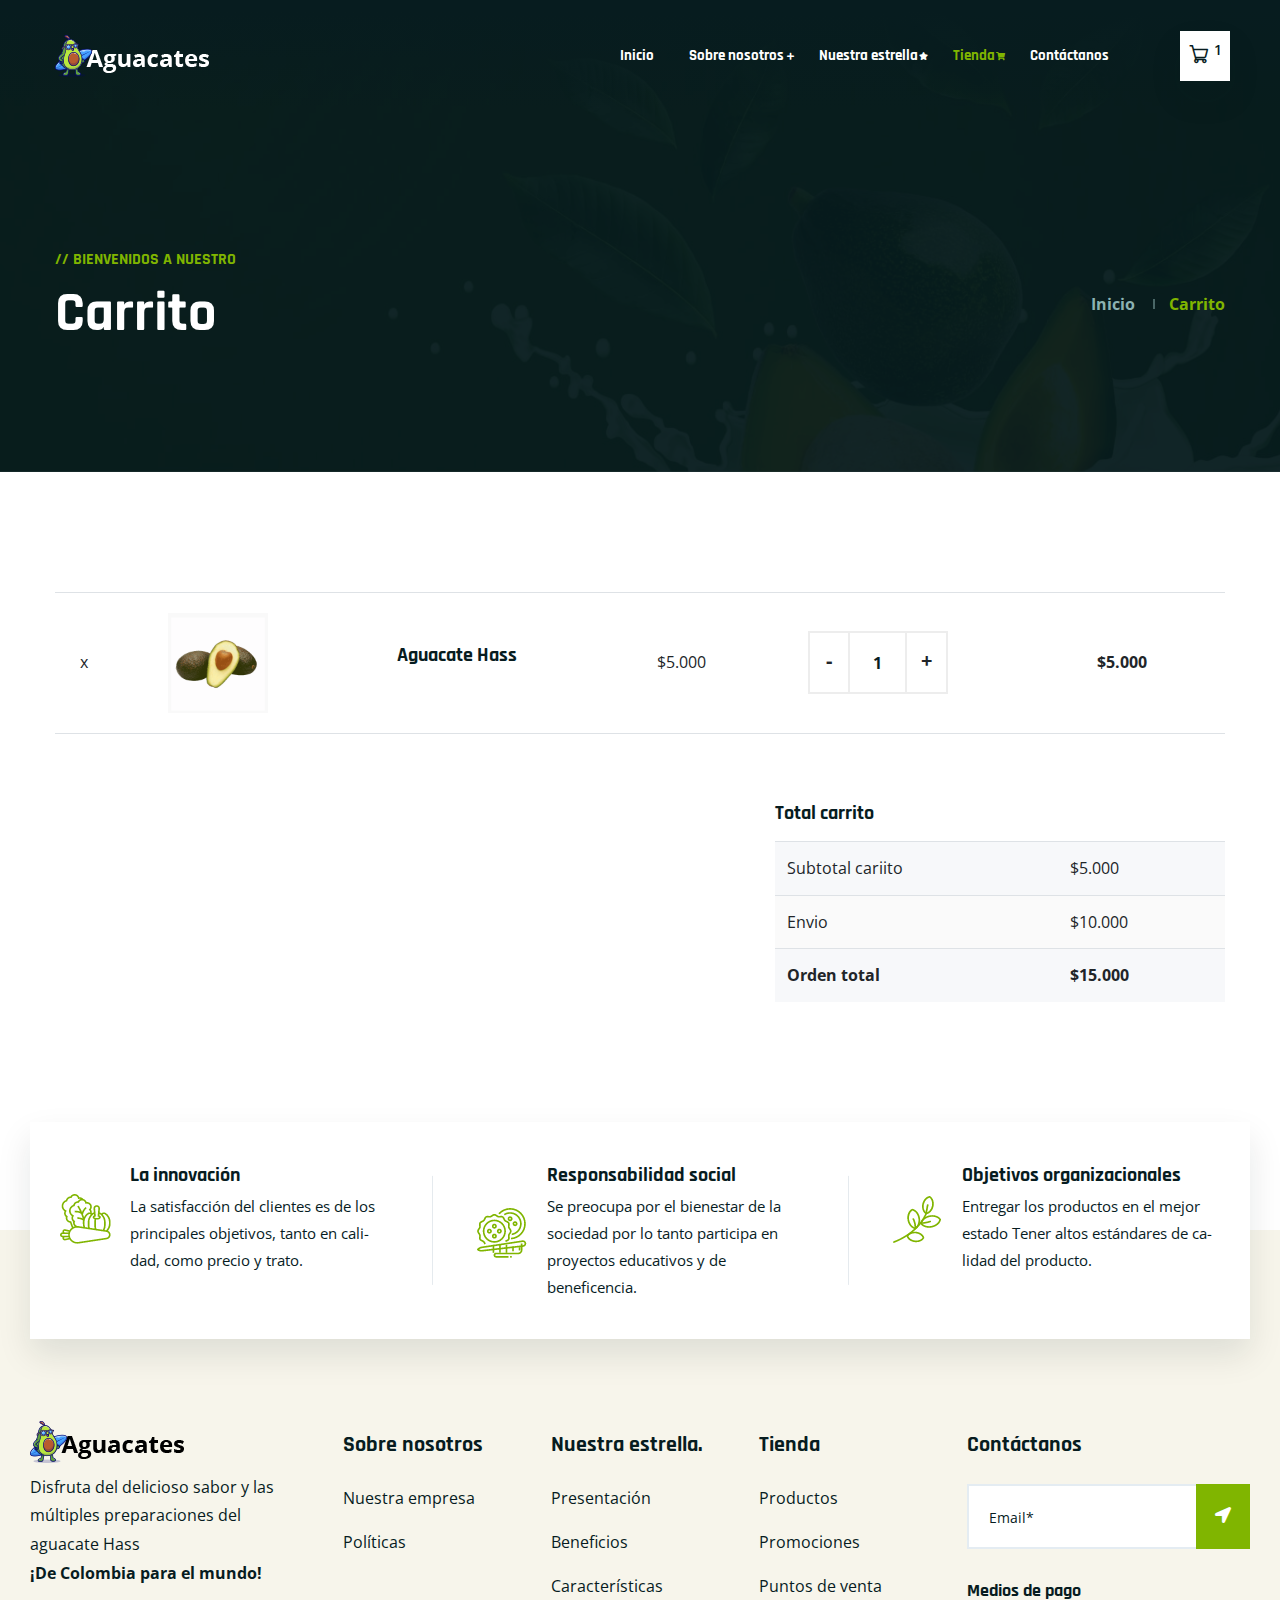
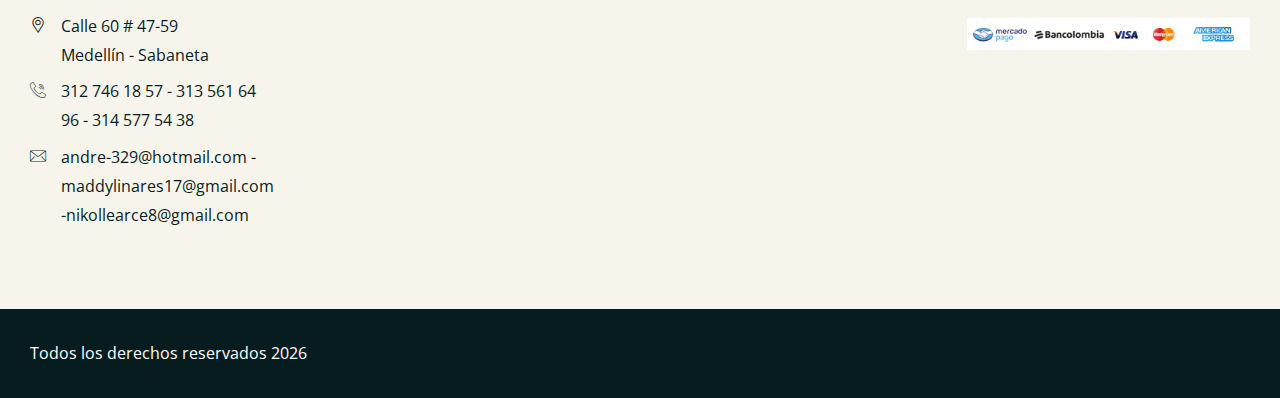
<file: carrito.html>
<!doctype html>
<html class="no-js" lang="es-CO">

<head>
    <meta charset="utf-8">
    <meta http-equiv="x-ua-compatible" content="ie=edge">
    <title>Aguacates Hass</title>
    <meta name="robots" content="noindex, follow" />
    <meta name="description" content="">
    <meta name="viewport" content="width=device-width, initial-scale=1, shrink-to-fit=no">

    <!-- Place favicon.png in the root directory -->
    <link rel="shortcut icon" href="img/favicon.png" type="image/x-icon" />
    <!-- Font Icons css -->
    <link rel="stylesheet" href="css/font-icons.css">
    <!-- plugins css -->
    <link rel="stylesheet" href="css/plugins.css">
    <!-- Main Stylesheet -->
    <link rel="stylesheet" href="css/style.css">
    <!-- Responsive css -->
    <link rel="stylesheet" href="css/responsive.css">
</head>

<body>
    <!--[if lte IE 9]>
        <p class="browserupgrade">You are using an <strong>outdated</strong> browser. Please <a href="https://browsehappy.com/">upgrade your browser</a> to improve your experience and security.</p>
    <![endif]-->

    <!-- Add your site or application content here -->

<!-- Body main wrapper start -->
<div class="body-wrapper">

    <!-- HEADER AREA START (header-5) -->
    <header class="ltn__header-area ltn__header-5 ltn__header-transparent gradient-color-2">
        <!-- ltn__header-middle-area start -->
        <div class="ltn__header-middle-area ltn__header-sticky ltn__sticky-bg-black plr--9---">
            <div class="container">
                <div class="row">
                    <div class="col">
                        <div class="site-logo-wrap">
                            <div class="site-logo">
                                <a href="index.html"><img src="img/logo-2.png" alt="Logo"></a>
                            </div>
                        </div>
                    </div>
                    <div class="col header-menu-column menu-color-white">
                        <div class="header-menu d-none d-xl-block">
                            <nav>
                                <div class="ltn__main-menu">
                                    <ul>
                                        <li><a href="index.html">Inicio</a>
                                        </li>
                                        <li class="menu-icon"><a href="#">Sobre nosotros</a>
                                            <ul>
                                                <li><a href="sobre.html">Nuestra empresa</a></li>
                                                <li><a href="politicas.html">Políticas corporativas</a></li>
                                            </ul>
                                        </li>
                                        <li class="menu-icon"><a href="#">Nuestra estrella</a>
                                            <ul>
                                                <li><a href="presentacion.html">Presentación</a></li>
                                                <li><a href="beneficios.html">Beneficios</a></li>
                                                <li><a href="caracteristicas.html">Características</a></li>
                                            </ul>
                                        </li>
                                        <li class="menu-icon active"><a href="#">Tienda</a>
                                            <ul>
                                                <li><a href="productos.html">Productos</a></li>
                                                <li><a href="promociones.html">Promociones</a></li>
                                                <li><a href="puntos.html">Puntos de venta</a></li>
                                            </ul>
                                        </li>
                                        <li><a href="contactenos.html">Contáctanos</a></li>
                                    </ul>
                                </div>
                            </nav>
                        </div>
                    </div>
                    <div class="ltn__header-options ltn__header-options-2">
                        <!-- mini-cart -->
                        <div class="mini-cart-icon">
                            <a href="#ltn__utilize-cart-menu" class="ltn__utilize-toggle">
                                <i class="icon-shopping-cart"></i>
                                <sup>1</sup>
                            </a>
                        </div>
                        <!-- mini-cart -->
                        <!-- Mobile Menu Button -->
                        <div class="mobile-menu-toggle d-xl-none">
                            <a href="#ltn__utilize-mobile-menu" class="ltn__utilize-toggle">
                                <svg viewBox="0 0 800 600">
                                    <path d="M300,220 C300,220 520,220 540,220 C740,220 640,540 520,420 C440,340 300,200 300,200" id="top"></path>
                                    <path d="M300,320 L540,320" id="middle"></path>
                                    <path d="M300,210 C300,210 520,210 540,210 C740,210 640,530 520,410 C440,330 300,190 300,190" id="bottom" transform="translate(480, 320) scale(1, -1) translate(-480, -318) "></path>
                                </svg>
                            </a>
                        </div>
                    </div>
                </div>
            </div>
        </div>
        <!-- ltn__header-middle-area end -->
    </header>
    <!-- HEADER AREA END -->
    
    <!-- Utilize Cart Menu Start -->
    <div id="ltn__utilize-cart-menu" class="ltn__utilize ltn__utilize-cart-menu">
        <div class="ltn__utilize-menu-inner ltn__scrollbar">
            <div class="ltn__utilize-menu-head">
                <span class="ltn__utilize-menu-title">Carrito</span>
                <button class="ltn__utilize-close">×</button>
            </div>
            <div class="mini-cart-product-area ltn__scrollbar">
                <div class="mini-cart-item clearfix">
                    <div class="mini-cart-img">
                        <a href="#"><img src="img/product/4.png" alt="Image"></a>
                        <span class="mini-cart-item-delete"><i class="icon-cancel"></i></span>
                    </div>
                    <div class="mini-cart-info">
                        <h6><a href="#">Aguacate Hass</a></h6>
                        <span class="mini-cart-quantity">1 x $5.000</span>
                    </div>
                </div>
            </div>
            <div class="mini-cart-footer">
                <div class="mini-cart-sub-total">
                    <h5>Subtotal: <span>$5.000</span></h5>
                </div>
                <p>Envios gratis a partir de $100.000 COP!</p>
            </div>

        </div>
    </div>
    <!-- Utilize Cart Menu End -->

    <!-- Utilize Mobile Menu Start -->
    <div id="ltn__utilize-mobile-menu" class="ltn__utilize ltn__utilize-mobile-menu">
        <div class="ltn__utilize-menu-inner ltn__scrollbar">
            <div class="ltn__utilize-menu-head">
                <div class="site-logo">
                    <a href="index.html"><img src="img/logo.png" alt="Logo"></a>
                </div>
                <button class="ltn__utilize-close">×</button>
            </div>
            <div class="ltn__utilize-menu">
                <ul>
                    <li><a href="index.html">Inicio</a></li>
                    <li><a href="#">Sobre nosotros</a>
                        <ul class="sub-menu">
                            <li><a href="sobre.html">Nuestra empresa</a></li>
                            <li><a href="politicas.html">Políticas corporativas</a></li>
                        </ul>
                    </li>
                    <li><a href="#">Nuestra estrella</a>
                        <ul class="sub-menu">
                            <li><a href="presentacion.html">Presentación</a></li>
                            <li><a href="beneficios.html">Beneficios</a></li>
                            <li><a href="caracteristicas.html">Características</a></li>
                        </ul>
                    </li>
                    <li><a href="#">Tienda</a>
                        <ul class="sub-menu">
                            <li><a href="productos.html">Productos</a></li>
                            <li><a href="promociones.html">Promociones</a></li>
                            <li><a href="puntos.html">Puntos de venta</a></li>
                        </ul>
                    </li>
                    <li><a href="contactenos.html">Contáctanos</a></li>
                </ul>
            </div>
            <div class="ltn__utilize-buttons ltn__utilize-buttons-2">
                <ul>
                    <li>
                        <a href="carrito.html" title="Shoping Cart">
                            <span class="utilize-btn-icon">
                                <i class="fas fa-shopping-cart"></i>
                                <sup>1</sup>
                            </span>
                            Carrito
                        </a>
                    </li>
                </ul>
            </div>
        </div>
    </div>
    <!-- Utilize Mobile Menu End -->

    <div class="ltn__utilize-overlay"></div>

    <!-- BREADCRUMB AREA START -->
    <div class="ltn__breadcrumb-area ltn__breadcrumb-area-2 ltn__breadcrumb-color-white bg-overlay-theme-black-90 bg-image" data-bg="img/bg/5.jpg">
        <div class="container">
            <div class="row">
                <div class="col-lg-12">
                    <div class="ltn__breadcrumb-inner ltn__breadcrumb-inner-2 justify-content-between">
                        <div class="section-title-area ltn__section-title-2">
                            <h6 class="section-subtitle ltn__secondary-color">//  Bienvenidos a nuestro</h6>
                            <h1 class="section-title white-color">Carrito</h1>
                        </div>
                        <div class="ltn__breadcrumb-list">
                            <ul>
                                <li><a href="index.html">Inicio</a></li>
                                <li>Carrito</li>
                            </ul>
                        </div>
                    </div>
                </div>
            </div>
        </div>
    </div>
    <!-- BREADCRUMB AREA END -->

    <!-- SHOPING CART AREA START -->
    <div class="liton__shoping-cart-area mb-120">
        <div class="container">
            <div class="row">
                <div class="col-lg-12">
                    <div class="shoping-cart-inner">
                        <div class="shoping-cart-table table-responsive">
                            <table class="table">
                                <!-- <thead>
                                    <th class="cart-product-remove">Remove</th>
                                    <th class="cart-product-image">Image</th>
                                    <th class="cart-product-info">Product</th>
                                    <th class="cart-product-price">Price</th>
                                    <th class="cart-product-quantity">Quantity</th>
                                    <th class="cart-product-subtotal">Subtotal</th>
                                </thead> -->
                                <tbody>
                                    <tr>
                                        <td class="cart-product-remove">x</td>
                                        <td class="cart-product-image">
                                            <a href="detalle-producto.html"><img src="img/product/4.png" alt="#"></a>
                                        </td>
                                        <td class="cart-product-info">
                                            <h4><a href="detalle-producto.html">Aguacate Hass</a></h4>
                                        </td>
                                        <td class="cart-product-price">$5.000</td>
                                        <td class="cart-product-quantity">
                                            <div class="cart-plus-minus">
                                                <input type="text" value="1" name="qtybutton" class="cart-plus-minus-box">
                                            </div>
                                        </td>
                                        <td class="cart-product-subtotal">$5.000</td>
                                    </tr>
                                </tbody>
                            </table>
                        </div>
                        <div class="shoping-cart-total mt-50">
                            <h4>Total carrito</h4>
                            <table class="table">
                                <tbody>
                                    <tr>
                                        <td>Subtotal cariito</td>
                                        <td>$5.000</td>
                                    </tr>
                                    <tr>
                                        <td>Envio</td>
                                        <td>$10.000</td>
                                    </tr>
                                    <tr>
                                        <td><strong>Orden total</strong></td>
                                        <td><strong>$15.000</strong></td>
                                    </tr>
                                </tbody>
                            </table>
                        </div>
                    </div>
                </div>
            </div>
        </div>
    </div>
    <!-- SHOPING CART AREA END -->

    <!-- FEATURE AREA START ( Feature - 3) -->
    <div class="ltn__feature-area before-bg-bottom-2 mb--30--- plr--5">
        <div class="container-fluid">
            <div class="row">
                <div class="col-lg-12">
                    <div class="ltn__feature-item-box-wrap ltn__border-between-column white-bg">
                        <div class="row">
                            <div class="col-xl-4 col-md-6 col-12">
                                <div class="ltn__feature-item ltn__feature-item-8">
                                    <div class="ltn__feature-icon">
                                        <img src="img/icons/icon-img/11.png" alt="#">
                                    </div>
                                    <div class="ltn__feature-info">
                                        <h4>La innovación</h4>
                                        <p>La satisfacción del clientes es de los principales objetivos, tanto en calidad, como precio y trato.</p>
                                    </div>
                                </div>
                            </div>
                            <div class="col-xl-4 col-md-6 col-12">
                                <div class="ltn__feature-item ltn__feature-item-8">
                                    <div class="ltn__feature-icon">
                                        <img src="img/icons/icon-img/12.png" alt="#">
                                    </div>
                                    <div class="ltn__feature-info">
                                        <h4>Responsabilidad social</h4>
                                        <p>Se preocupa por el bienestar de la sociedad por lo tanto participa en proyectos educativos y de beneficencia.</p>
                                    </div>
                                </div>
                            </div>
                            <div class="col-xl-4 col-md-6 col-12">
                                <div class="ltn__feature-item ltn__feature-item-8">
                                    <div class="ltn__feature-icon">
                                        <img src="img/icons/icon-img/13.png" alt="#">
                                    </div>
                                    <div class="ltn__feature-info">
                                        <h4>Objetivos organizacionales</h4>
                                        <p>Entregar los productos en el mejor estado Tener altos estándares de calidad del producto.</p>
                                    </div>
                                </div>
                            </div>
                        </div>
                    </div>
                </div>
            </div>
        </div>
    </div>
    <!-- FEATURE AREA END -->

    <!-- FOOTER AREA START -->
    <footer class="ltn__footer-area  ">
        <div class="footer-top-area  section-bg-1 plr--5">
            <div class="container-fluid">
                <div class="row">
                    <div class="col-xl-3 col-md-6 col-sm-6 col-12">
                        <div class="footer-widget footer-about-widget">
                            <div class="footer-logo">
                                <div class="site-logo">
                                    <img src="img/logo.png" alt="Logo">
                                </div>
                            </div>
                            <p>Disfruta del delicioso sabor y las múltiples preparaciones del aguacate Hass <br><strong>¡De Colombia para el mundo!</strong></p>
                            <div class="footer-address">
                                <ul>
                                    <li>
                                        <div class="footer-address-icon">
                                            <i class="icon-placeholder"></i>
                                        </div>
                                        <div class="footer-address-info">
                                            <p>Calle 60 # 47-59 <br> Medellín - Sabaneta</p>
                                        </div>
                                    </li>
                                    <li>
                                        <div class="footer-address-icon">
                                            <i class="icon-call"></i>
                                        </div>
                                        <div class="footer-address-info">
                                            <p><a href="tel:+0123-456789">312 746 18 57 - 313 561 64 96 - 314 577 54 38
                                            </a></p>
                                        </div>
                                    </li>
                                    <li>
                                        <div class="footer-address-icon">
                                            <i class="icon-mail"></i>
                                        </div>
                                        <div class="footer-address-info">
                                            <p><a href="mailto:example@example.com">andre-329@hotmail.com - maddylinares17@gmail.com -nikollearce8@gmail.com</a></p>
                                        </div>
                                    </li>
                                </ul>
                            </div>
                        </div>
                    </div>
                    <div class="col-xl-2 col-md-6 col-sm-6 col-12">
                        <div class="footer-widget footer-menu-widget clearfix">
                            <h4 class="footer-title">Sobre nosotros</h4>
                            <div class="footer-menu">
                                <ul>
                                    <li><a href="sobre.html">Nuestra empresa</a></li>
                                    <li><a href="politicas.html">Políticas</a></li>
                                </ul>
                            </div>
                        </div>
                    </div>
                    <div class="col-xl-2 col-md-6 col-sm-6 col-12">
                        <div class="footer-widget footer-menu-widget clearfix">
                            <h4 class="footer-title">Nuestra estrella.</h4>
                            <div class="footer-menu">
                                <ul>
                                    <li><a href="presentacion.html">Presentación</a></li>
                                    <li><a href="beneficios.html">Beneficios</a></li>
                                    <li><a href="características.html">Características</a></li>
                                </ul>
                            </div>
                        </div>
                    </div>
                    <div class="col-xl-2 col-md-6 col-sm-6 col-12">
                        <div class="footer-widget footer-menu-widget clearfix">
                            <h4 class="footer-title">Tienda</h4>
                            <div class="footer-menu">
                                <ul>
                                    <li><a href="productos.html">Productos</a></li>
                                    <li><a href="promociones.html">Promociones</a></li>
                                    <li><a href="puntos.html">Puntos de venta</a></li>
                                </ul>
                            </div>
                        </div>
                    </div>
                    <div class="col-xl-3 col-md-6 col-sm-12 col-12">
                        <div class="footer-widget footer-newsletter-widget">
                            <h4 class="footer-title">Contáctanos</h4>
                            <div class="footer-newsletter">
                                <form action="#">
                                    <input type="email" name="email" placeholder="Email*">
                                    <div class="btn-wrapper">
                                        <button class="theme-btn-1 btn" type="submit"><i class="fas fa-location-arrow"></i></button>
                                    </div>
                                </form>
                            </div>
                            <h5 class="mt-30">Medios de pago</h5>
                            <img src="img/icons/payment-4.png" alt="Payment Image">
                        </div>
                    </div>
                </div>
            </div>
        </div>
        <div class="ltn__copyright-area ltn__copyright-2 section-bg-2  ltn__border-top-2--- plr--5">
            <div class="container-fluid">
                <div class="row">
                    <div class="col-md-6 col-12">
                        <div class="ltn__copyright-design clearfix">
                            <p>Todos los derechos reservados <span class="current-year"></span></p>
                        </div>
                    </div>
                </div>
            </div>
        </div>
    </footer>
    <!-- FOOTER AREA END -->
</div>
<!-- Body main wrapper end -->

    <!-- preloader area start -->
    <div class="preloader d-none" id="preloader">
        <div class="preloader-inner">
            <div class="spinner">
                <div class="dot1"></div>
                <div class="dot2"></div>
            </div>
        </div>
    </div>
    <!-- preloader area end -->

    <!-- All JS Plugins -->
    <script src="js/plugins.js"></script>
    <!-- Main JS -->
    <script src="js/main.js"></script>
  
</body>
</html>
</file>
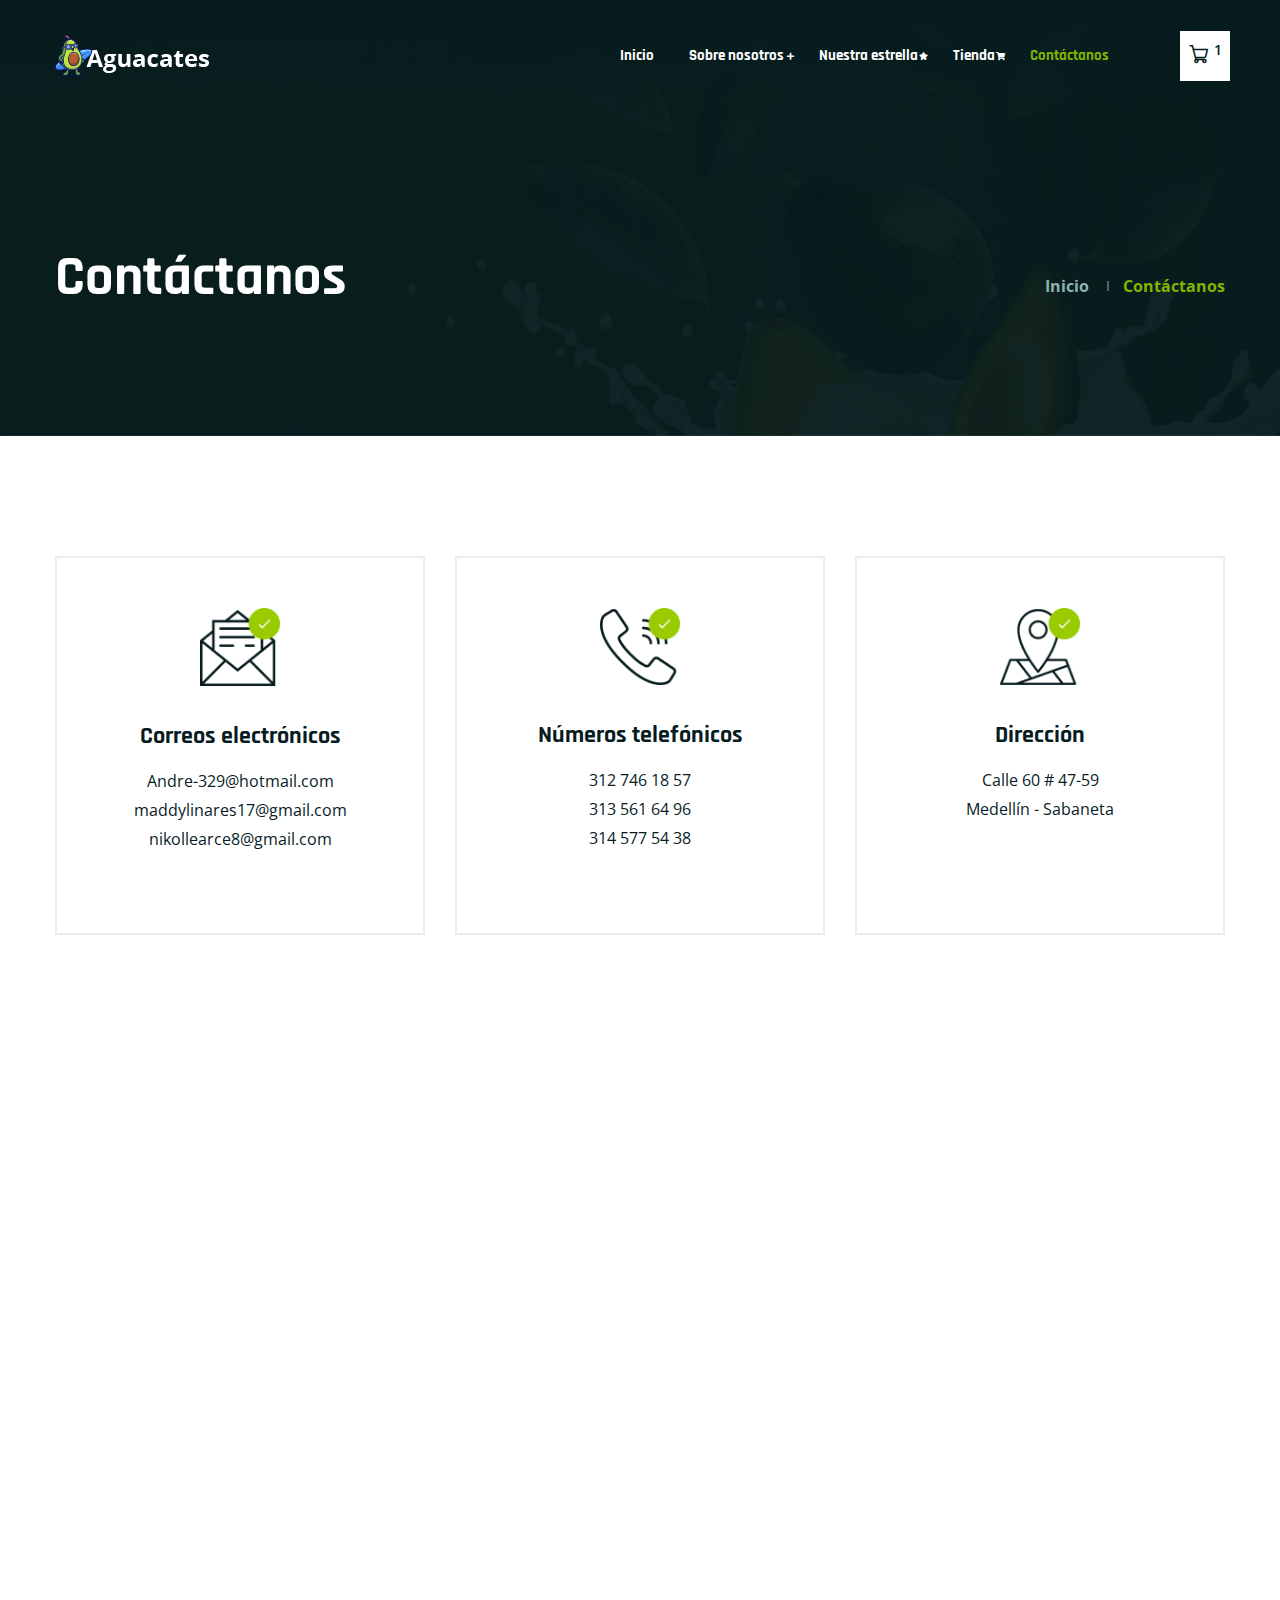
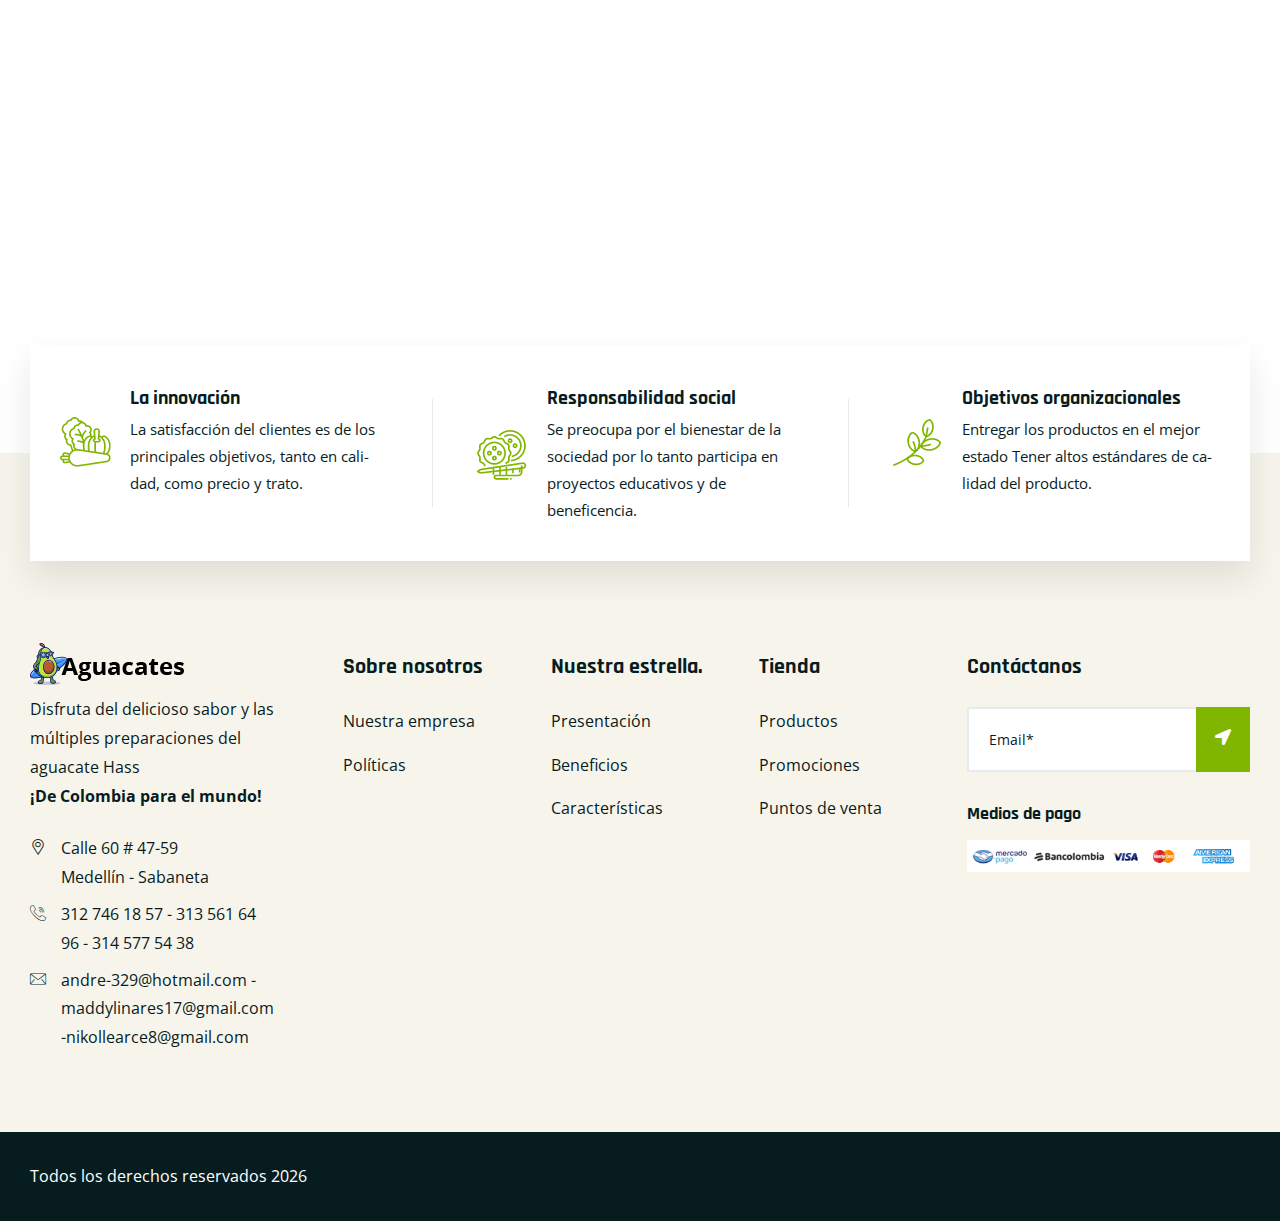
<file: contactenos.html>
<!doctype html>
<html class="no-js" lang="es-CO">

<head>
    <meta charset="utf-8">
    <meta http-equiv="x-ua-compatible" content="ie=edge">
    <title>Aguacates Hass</title>
    <meta name="robots" content="noindex, follow" />
    <meta name="description" content="">
    <meta name="viewport" content="width=device-width, initial-scale=1, shrink-to-fit=no">

    <!-- Place favicon.png in the root directory -->
    <link rel="shortcut icon" href="img/favicon.png" type="image/x-icon" />
    <!-- Font Icons css -->
    <link rel="stylesheet" href="css/font-icons.css">
    <!-- plugins css -->
    <link rel="stylesheet" href="css/plugins.css">
    <!-- Main Stylesheet -->
    <link rel="stylesheet" href="css/style.css">
    <!-- Responsive css -->
    <link rel="stylesheet" href="css/responsive.css">
</head>

<body>
    <!--[if lte IE 9]>
        <p class="browserupgrade">You are using an <strong>outdated</strong> browser. Please <a href="https://browsehappy.com/">upgrade your browser</a> to improve your experience and security.</p>
    <![endif]-->

    <!-- Add your site or application content here -->

<!-- Body main wrapper start -->
<div class="body-wrapper">

    <!-- HEADER AREA START (header-5) -->
    <header class="ltn__header-area ltn__header-5 ltn__header-transparent gradient-color-2">
        <!-- ltn__header-middle-area start -->
        <div class="ltn__header-middle-area ltn__header-sticky ltn__sticky-bg-black plr--9---">
            <div class="container">
                <div class="row">
                    <div class="col">
                        <div class="site-logo-wrap">
                            <div class="site-logo">
                                <a href="index.html"><img src="img/logo-2.png" alt="Logo"></a>
                            </div>
                        </div>
                    </div>
                    <div class="col header-menu-column menu-color-white">
                        <div class="header-menu d-none d-xl-block">
                            <nav>
                                <div class="ltn__main-menu">
                                    <ul>
                                        <li><a href="index.html">Inicio</a>
                                        </li>
                                        <li class="menu-icon"><a href="#">Sobre nosotros</a>
                                            <ul>
                                                <li><a href="sobre.html">Nuestra empresa</a></li>
                                                <li><a href="politicas.html">Políticas corporativas</a></li>
                                            </ul>
                                        </li>
                                        <li class="menu-icon"><a href="#">Nuestra estrella</a>
                                            <ul>
                                                <li><a href="presentacion.html">Presentación</a></li>
                                                <li><a href="beneficios.html">Beneficios</a></li>
                                                <li><a href="caracteristicas.html">Características</a></li>
                                            </ul>
                                        </li>
                                        <li class="menu-icon"><a href="#">Tienda</a>
                                            <ul>
                                                <li><a href="productos.html">Productos</a></li>
                                                <li><a href="promociones.html">Promociones</a></li>
                                                <li><a href="puntos.html">Puntos de venta</a></li>
                                            </ul>
                                        </li>
                                        <li class="active"><a href="contactenos.html">Contáctanos</a></li>
                                    </ul>
                                </div>
                            </nav>
                        </div>
                    </div>
                    <div class="ltn__header-options ltn__header-options-2">
                        <!-- mini-cart -->
                        <div class="mini-cart-icon">
                            <a href="#ltn__utilize-cart-menu" class="ltn__utilize-toggle">
                                <i class="icon-shopping-cart"></i>
                                <sup>1</sup>
                            </a>
                        </div>
                        <!-- mini-cart -->
                        <!-- Mobile Menu Button -->
                        <div class="mobile-menu-toggle d-xl-none">
                            <a href="#ltn__utilize-mobile-menu" class="ltn__utilize-toggle">
                                <svg viewBox="0 0 800 600">
                                    <path d="M300,220 C300,220 520,220 540,220 C740,220 640,540 520,420 C440,340 300,200 300,200" id="top"></path>
                                    <path d="M300,320 L540,320" id="middle"></path>
                                    <path d="M300,210 C300,210 520,210 540,210 C740,210 640,530 520,410 C440,330 300,190 300,190" id="bottom" transform="translate(480, 320) scale(1, -1) translate(-480, -318) "></path>
                                </svg>
                            </a>
                        </div>
                    </div>
                </div>
            </div>
        </div>
        <!-- ltn__header-middle-area end -->
    </header>
    <!-- HEADER AREA END -->
    
    <!-- Utilize Cart Menu Start -->
    <div id="ltn__utilize-cart-menu" class="ltn__utilize ltn__utilize-cart-menu">
        <div class="ltn__utilize-menu-inner ltn__scrollbar">
            <div class="ltn__utilize-menu-head">
                <span class="ltn__utilize-menu-title">Carrito</span>
                <button class="ltn__utilize-close">×</button>
            </div>
            <div class="mini-cart-product-area ltn__scrollbar">
                <div class="mini-cart-item clearfix">
                    <div class="mini-cart-img">
                        <a href="#"><img src="img/product/4.png" alt="Image"></a>
                        <span class="mini-cart-item-delete"><i class="icon-cancel"></i></span>
                    </div>
                    <div class="mini-cart-info">
                        <h6><a href="#">Aguacate Hass</a></h6>
                        <span class="mini-cart-quantity">1 x $5.000</span>
                    </div>
                </div>
            </div>
            <div class="mini-cart-footer">
                <div class="mini-cart-sub-total">
                    <h5>Subtotal: <span>$5.000</span></h5>
                </div>
                <p>Envios gratis a partir de $100.000 COP!</p>
            </div>

        </div>
    </div>
    <!-- Utilize Cart Menu End -->

    <!-- Utilize Mobile Menu Start -->
    <div id="ltn__utilize-mobile-menu" class="ltn__utilize ltn__utilize-mobile-menu">
        <div class="ltn__utilize-menu-inner ltn__scrollbar">
            <div class="ltn__utilize-menu-head">
                <div class="site-logo">
                    <a href="index.html"><img src="img/logo.png" alt="Logo"></a>
                </div>
                <button class="ltn__utilize-close">×</button>
            </div>
            <div class="ltn__utilize-menu">
                <ul>
                    <li><a href="index.html">Inicio</a></li>
                    <li><a href="#">Sobre nosotros</a>
                        <ul class="sub-menu">
                            <li><a href="sobre.html">Nuestra empresa</a></li>
                            <li><a href="politicas.html">Políticas corporativas</a></li>
                        </ul>
                    </li>
                    <li><a href="#">Nuestra estrella</a>
                        <ul class="sub-menu">
                            <li><a href="presentacion.html">Presentación</a></li>
                            <li><a href="beneficios.html">Beneficios</a></li>
                            <li><a href="caracteristicas.html">Características</a></li>
                        </ul>
                    </li>
                    <li><a href="#">Tienda</a>
                        <ul class="sub-menu">
                            <li><a href="productos.html">Productos</a></li>
                            <li><a href="promociones.html">Promociones</a></li>
                            <li><a href="puntos.html">Puntos de venta</a></li>
                        </ul>
                    </li>
                    <li><a href="contactenos.html">Contáctanos</a></li>
                </ul>
            </div>
            <div class="ltn__utilize-buttons ltn__utilize-buttons-2">
                <ul>
                    <li>
                        <a href="carrito.html" title="Shoping Cart">
                            <span class="utilize-btn-icon">
                                <i class="fas fa-shopping-cart"></i>
                                <sup>1</sup>
                            </span>
                            Carrito
                        </a>
                    </li>
                </ul>
            </div>
        </div>
    </div>
    <!-- Utilize Mobile Menu End -->

    <div class="ltn__utilize-overlay"></div>

    <!-- BREADCRUMB AREA START -->
    <div class="ltn__breadcrumb-area ltn__breadcrumb-area-2 ltn__breadcrumb-color-white bg-overlay-theme-black-90 bg-image" data-bg="img/bg/5.jpg">
        <div class="container">
            <div class="row">
                <div class="col-lg-12">
                    <div class="ltn__breadcrumb-inner ltn__breadcrumb-inner-2 justify-content-between">
                        <div class="section-title-area ltn__section-title-2">
                            <h1 class="section-title white-color">Contáctanos</h1>
                        </div>
                        <div class="ltn__breadcrumb-list">
                            <ul>
                                <li><a href="index.html">Inicio</a></li>
                                <li>Contáctanos</li>
                            </ul>
                        </div>
                    </div>
                </div>
            </div>
        </div>
    </div>
    <!-- BREADCRUMB AREA END -->

    <!-- CONTACT ADDRESS AREA START -->
    <div class="ltn__contact-address-area mb-90">
        <div class="container">
            <div class="row">
                <div class="col-lg-4">
                    <div class="ltn__contact-address-item ltn__contact-address-item-3 box-shadow">
                        <div class="ltn__contact-address-icon">
                            <img src="img/icons/10.png" alt="Icon Image">
                        </div>
                        <h3>Correos electrónicos</h3>
                        <p>Andre-329@hotmail.com <br>
                            maddylinares17@gmail.com <br>
                            nikollearce8@gmail.com
                        </p>
                    </div>
                </div>
                <div class="col-lg-4">
                    <div class="ltn__contact-address-item ltn__contact-address-item-3 box-shadow">
                        <div class="ltn__contact-address-icon">
                            <img src="img/icons/11.png" alt="Icon Image">
                        </div>
                        <h3>Números telefónicos</h3>
                        <p>312 746 18 57 <br> 313 561 64 96 <br>314 577 54 38</p>
                    </div>
                </div>
                <div class="col-lg-4">
                    <div class="ltn__contact-address-item ltn__contact-address-item-3 box-shadow">
                        <div class="ltn__contact-address-icon">
                            <img src="img/icons/12.png" alt="Icon Image">
                        </div>
                        <h3>Dirección</h3>
                        <p>Calle 60 # 47-59 <br>
                            Medellín - Sabaneta</p>
                    </div>
                </div>
            </div>
        </div>
    </div>
    <!-- CONTACT ADDRESS AREA END -->
    

    <!-- GOOGLE MAP AREA START -->
    <div class="google-map mb-120">
       
        <iframe src="https://www.google.com/maps/embed?pb=!1m18!1m12!1m3!1d3966.0558484722633!2d-75.563911885845!3d6.256373395471478!2m3!1f0!2f0!3f0!3m2!1i1024!2i768!4f13.1!3m3!1m2!1s0x8e4428f064393807%3A0x67745dd379d73568!2sCl.%2060%20%2347-59%2C%20Medell%C3%ADn%2C%20Antioquia!5e0!3m2!1ses-419!2sco!4v1624313188660!5m2!1ses-419!2sco" width="100%" height="100%" frameborder="0" allowfullscreen="" aria-hidden="false" tabindex="0"></iframe>

    </div>
    <!-- GOOGLE MAP AREA END -->

    <!-- FEATURE AREA START ( Feature - 3) -->
    <div class="ltn__feature-area before-bg-bottom-2 mb--30--- plr--5">
        <div class="container-fluid">
            <div class="row">
                <div class="col-lg-12">
                    <div class="ltn__feature-item-box-wrap ltn__border-between-column white-bg">
                        <div class="row">
                            <div class="col-xl-4 col-md-6 col-12">
                                <div class="ltn__feature-item ltn__feature-item-8">
                                    <div class="ltn__feature-icon">
                                        <img src="img/icons/icon-img/11.png" alt="#">
                                    </div>
                                    <div class="ltn__feature-info">
                                        <h4>La innovación</h4>
                                        <p>La satisfacción del clientes es de los principales objetivos, tanto en calidad, como precio y trato.</p>
                                    </div>
                                </div>
                            </div>
                            <div class="col-xl-4 col-md-6 col-12">
                                <div class="ltn__feature-item ltn__feature-item-8">
                                    <div class="ltn__feature-icon">
                                        <img src="img/icons/icon-img/12.png" alt="#">
                                    </div>
                                    <div class="ltn__feature-info">
                                        <h4>Responsabilidad social</h4>
                                        <p>Se preocupa por el bienestar de la sociedad por lo tanto participa en proyectos educativos y de beneficencia.</p>
                                    </div>
                                </div>
                            </div>
                            <div class="col-xl-4 col-md-6 col-12">
                                <div class="ltn__feature-item ltn__feature-item-8">
                                    <div class="ltn__feature-icon">
                                        <img src="img/icons/icon-img/13.png" alt="#">
                                    </div>
                                    <div class="ltn__feature-info">
                                        <h4>Objetivos organizacionales</h4>
                                        <p>Entregar los productos en el mejor estado Tener altos estándares de calidad del producto.</p>
                                    </div>
                                </div>
                            </div>
                        </div>
                    </div>
                </div>
            </div>
        </div>
    </div>
    <!-- FEATURE AREA END -->

    <!-- FOOTER AREA START -->
    <footer class="ltn__footer-area  ">
        <div class="footer-top-area  section-bg-1 plr--5">
            <div class="container-fluid">
                <div class="row">
                    <div class="col-xl-3 col-md-6 col-sm-6 col-12">
                        <div class="footer-widget footer-about-widget">
                            <div class="footer-logo">
                                <div class="site-logo">
                                    <img src="img/logo.png" alt="Logo">
                                </div>
                            </div>
                            <p>Disfruta del delicioso sabor y las múltiples preparaciones del aguacate Hass <br><strong>¡De Colombia para el mundo!</strong></p>
                            <div class="footer-address">
                                <ul>
                                    <li>
                                        <div class="footer-address-icon">
                                            <i class="icon-placeholder"></i>
                                        </div>
                                        <div class="footer-address-info">
                                            <p>Calle 60 # 47-59 <br> Medellín - Sabaneta</p>
                                        </div>
                                    </li>
                                    <li>
                                        <div class="footer-address-icon">
                                            <i class="icon-call"></i>
                                        </div>
                                        <div class="footer-address-info">
                                            <p><a href="tel:+0123-456789">312 746 18 57 - 313 561 64 96 - 314 577 54 38
                                            </a></p>
                                        </div>
                                    </li>
                                    <li>
                                        <div class="footer-address-icon">
                                            <i class="icon-mail"></i>
                                        </div>
                                        <div class="footer-address-info">
                                            <p><a href="mailto:example@example.com">andre-329@hotmail.com - maddylinares17@gmail.com -nikollearce8@gmail.com</a></p>
                                        </div>
                                    </li>
                                </ul>
                            </div>
                        </div>
                    </div>
                    <div class="col-xl-2 col-md-6 col-sm-6 col-12">
                        <div class="footer-widget footer-menu-widget clearfix">
                            <h4 class="footer-title">Sobre nosotros</h4>
                            <div class="footer-menu">
                                <ul>
                                    <li><a href="sobre.html">Nuestra empresa</a></li>
                                    <li><a href="politicas.html">Políticas</a></li>
                                </ul>
                            </div>
                        </div>
                    </div>
                    <div class="col-xl-2 col-md-6 col-sm-6 col-12">
                        <div class="footer-widget footer-menu-widget clearfix">
                            <h4 class="footer-title">Nuestra estrella.</h4>
                            <div class="footer-menu">
                                <ul>
                                    <li><a href="presentacion.html">Presentación</a></li>
                                    <li><a href="beneficios.html">Beneficios</a></li>
                                    <li><a href="características.html">Características</a></li>
                                </ul>
                            </div>
                        </div>
                    </div>
                    <div class="col-xl-2 col-md-6 col-sm-6 col-12">
                        <div class="footer-widget footer-menu-widget clearfix">
                            <h4 class="footer-title">Tienda</h4>
                            <div class="footer-menu">
                                <ul>
                                    <li><a href="productos.html">Productos</a></li>
                                    <li><a href="promociones.html">Promociones</a></li>
                                    <li><a href="puntos.html">Puntos de venta</a></li>
                                </ul>
                            </div>
                        </div>
                    </div>
                    <div class="col-xl-3 col-md-6 col-sm-12 col-12">
                        <div class="footer-widget footer-newsletter-widget">
                            <h4 class="footer-title">Contáctanos</h4>
                            <div class="footer-newsletter">
                                <form action="#">
                                    <input type="email" name="email" placeholder="Email*">
                                    <div class="btn-wrapper">
                                        <button class="theme-btn-1 btn" type="submit"><i class="fas fa-location-arrow"></i></button>
                                    </div>
                                </form>
                            </div>
                            <h5 class="mt-30">Medios de pago</h5>
                            <img src="img/icons/payment-4.png" alt="Payment Image">
                        </div>
                    </div>
                </div>
            </div>
        </div>
        <div class="ltn__copyright-area ltn__copyright-2 section-bg-2  ltn__border-top-2--- plr--5">
            <div class="container-fluid">
                <div class="row">
                    <div class="col-md-6 col-12">
                        <div class="ltn__copyright-design clearfix">
                            <p>Todos los derechos reservados <span class="current-year"></span></p>
                        </div>
                    </div>
                </div>
            </div>
        </div>
    </footer>
    <!-- FOOTER AREA END -->
</div>
<!-- Body main wrapper end -->

    <!-- preloader area start -->
    <div class="preloader d-none" id="preloader">
        <div class="preloader-inner">
            <div class="spinner">
                <div class="dot1"></div>
                <div class="dot2"></div>
            </div>
        </div>
    </div>
    <!-- preloader area end -->

    <!-- All JS Plugins -->
    <script src="js/plugins.js"></script>
    <!-- Main JS -->
    <script src="js/main.js"></script>
  
</body>
</html>
</file>
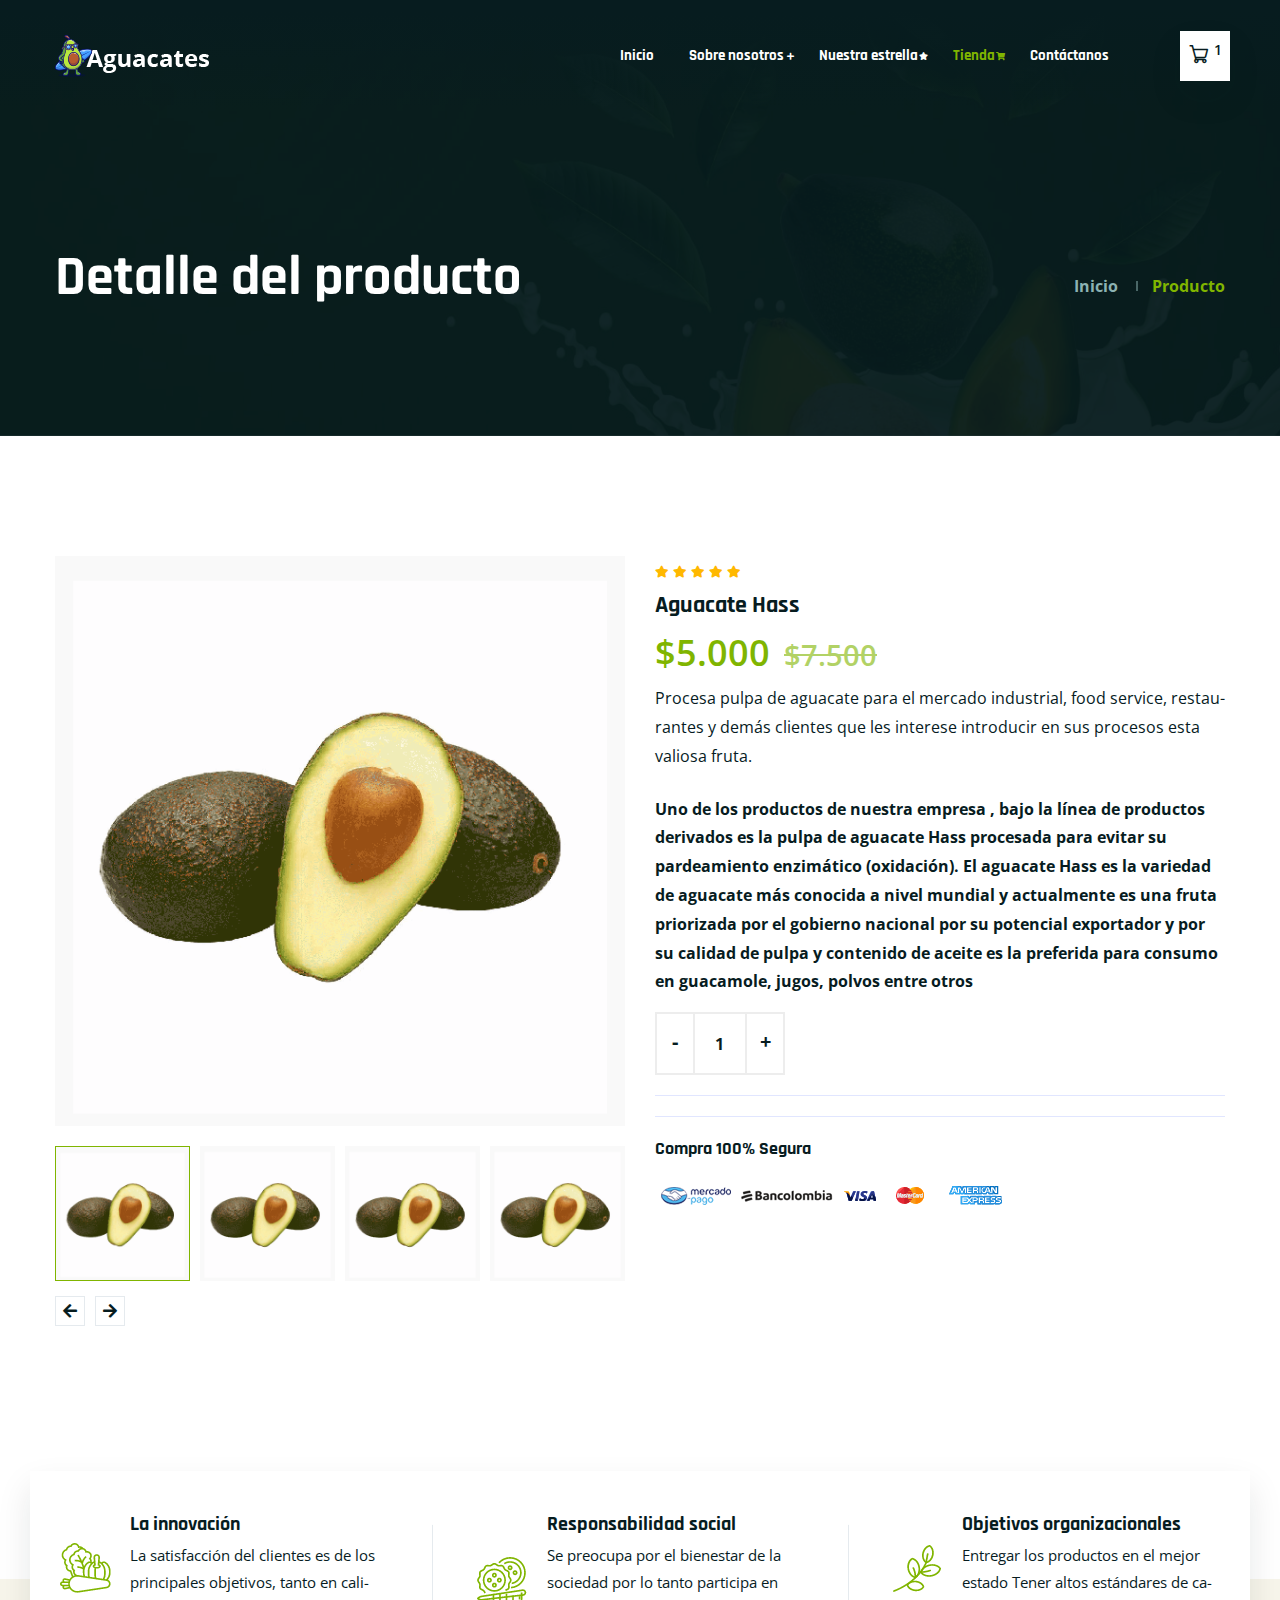
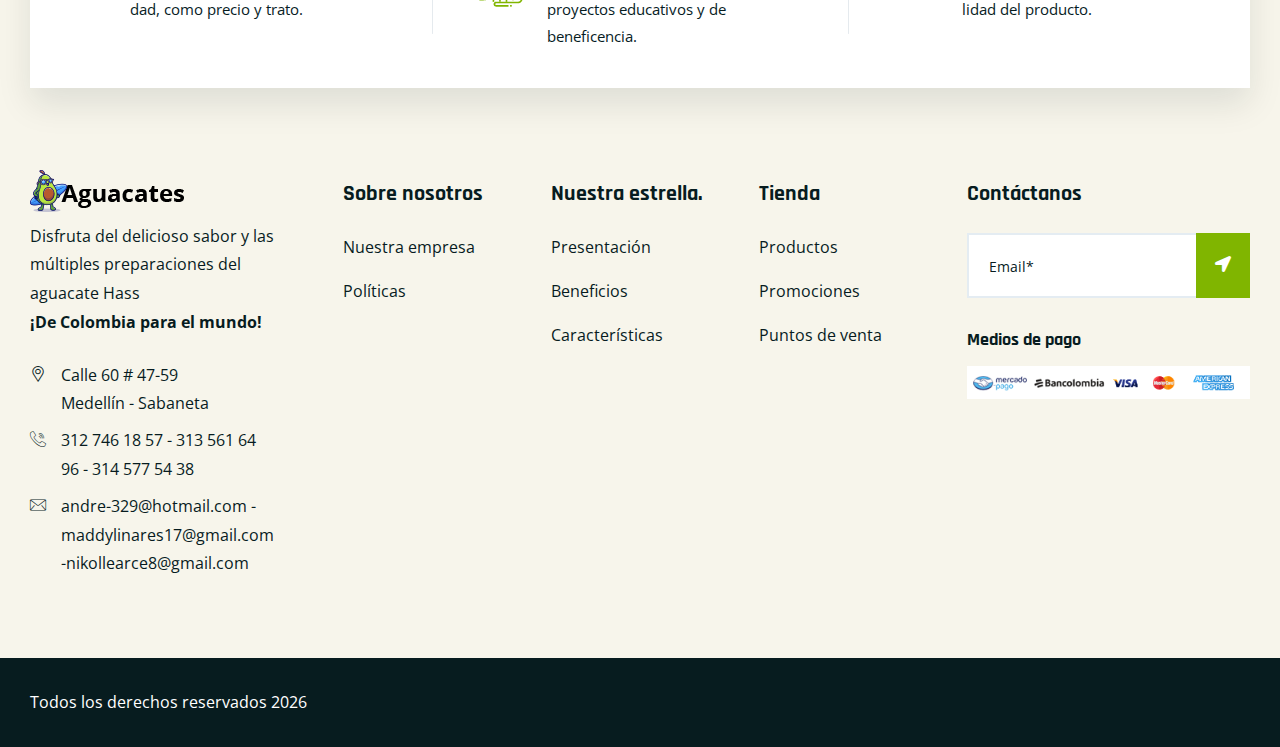
<file: detalle-producto.html>
<!doctype html>
<html class="no-js" lang="es-CO">

<head>
    <meta charset="utf-8">
    <meta http-equiv="x-ua-compatible" content="ie=edge">
    <title>Aguacates Hass</title>
    <meta name="robots" content="noindex, follow" />
    <meta name="description" content="">
    <meta name="viewport" content="width=device-width, initial-scale=1, shrink-to-fit=no">

    <!-- Place favicon.png in the root directory -->
    <link rel="shortcut icon" href="img/favicon.png" type="image/x-icon" />
    <!-- Font Icons css -->
    <link rel="stylesheet" href="css/font-icons.css">
    <!-- plugins css -->
    <link rel="stylesheet" href="css/plugins.css">
    <!-- Main Stylesheet -->
    <link rel="stylesheet" href="css/style.css">
    <!-- Responsive css -->
    <link rel="stylesheet" href="css/responsive.css">
</head>

<body>
    <!--[if lte IE 9]>
        <p class="browserupgrade">You are using an <strong>outdated</strong> browser. Please <a href="https://browsehappy.com/">upgrade your browser</a> to improve your experience and security.</p>
    <![endif]-->

    <!-- Add your site or application content here -->

<!-- Body main wrapper start -->
<div class="body-wrapper">

    <!-- HEADER AREA START (header-5) -->
    <header class="ltn__header-area ltn__header-5 ltn__header-transparent gradient-color-2">
        <!-- ltn__header-middle-area start -->
        <div class="ltn__header-middle-area ltn__header-sticky ltn__sticky-bg-black plr--9---">
            <div class="container">
                <div class="row">
                    <div class="col">
                        <div class="site-logo-wrap">
                            <div class="site-logo">
                                <a href="index.html"><img src="img/logo-2.png" alt="Logo"></a>
                            </div>
                        </div>
                    </div>
                    <div class="col header-menu-column menu-color-white">
                        <div class="header-menu d-none d-xl-block">
                            <nav>
                                <div class="ltn__main-menu">
                                    <ul>
                                        <li><a href="index.html">Inicio</a>
                                        </li>
                                        <li class="menu-icon"><a href="#">Sobre nosotros</a>
                                            <ul>
                                                <li><a href="sobre.html">Nuestra empresa</a></li>
                                                <li><a href="politicas.html">Políticas corporativas</a></li>
                                            </ul>
                                        </li>
                                        <li class="menu-icon"><a href="#">Nuestra estrella</a>
                                            <ul>
                                                <li><a href="presentacion.html">Presentación</a></li>
                                                <li><a href="beneficios.html">Beneficios</a></li>
                                                <li><a href="caracteristicas.html">Características</a></li>
                                            </ul>
                                        </li>
                                        <li class="menu-icon active"><a href="#">Tienda</a>
                                            <ul>
                                                <li><a href="productos.html">Productos</a></li>
                                                <li><a href="promociones.html">Promociones</a></li>
                                                <li><a href="puntos.html">Puntos de venta</a></li>
                                            </ul>
                                        </li>
                                        <li><a href="contactenos.html">Contáctanos</a></li>
                                    </ul>
                                </div>
                            </nav>
                        </div>
                    </div>
                    <div class="ltn__header-options ltn__header-options-2">
                        <!-- mini-cart -->
                        <div class="mini-cart-icon">
                            <a href="#ltn__utilize-cart-menu" class="ltn__utilize-toggle">
                                <i class="icon-shopping-cart"></i>
                                <sup>1</sup>
                            </a>
                        </div>
                        <!-- mini-cart -->
                        <!-- Mobile Menu Button -->
                        <div class="mobile-menu-toggle d-xl-none">
                            <a href="#ltn__utilize-mobile-menu" class="ltn__utilize-toggle">
                                <svg viewBox="0 0 800 600">
                                    <path d="M300,220 C300,220 520,220 540,220 C740,220 640,540 520,420 C440,340 300,200 300,200" id="top"></path>
                                    <path d="M300,320 L540,320" id="middle"></path>
                                    <path d="M300,210 C300,210 520,210 540,210 C740,210 640,530 520,410 C440,330 300,190 300,190" id="bottom" transform="translate(480, 320) scale(1, -1) translate(-480, -318) "></path>
                                </svg>
                            </a>
                        </div>
                    </div>
                </div>
            </div>
        </div>
        <!-- ltn__header-middle-area end -->
    </header>
    <!-- HEADER AREA END -->
    
    <!-- Utilize Cart Menu Start -->
    <div id="ltn__utilize-cart-menu" class="ltn__utilize ltn__utilize-cart-menu">
        <div class="ltn__utilize-menu-inner ltn__scrollbar">
            <div class="ltn__utilize-menu-head">
                <span class="ltn__utilize-menu-title">Carrito</span>
                <button class="ltn__utilize-close">×</button>
            </div>
            <div class="mini-cart-product-area ltn__scrollbar">
                <div class="mini-cart-item clearfix">
                    <div class="mini-cart-img">
                        <a href="#"><img src="img/product/4.png" alt="Image"></a>
                        <span class="mini-cart-item-delete"><i class="icon-cancel"></i></span>
                    </div>
                    <div class="mini-cart-info">
                        <h6><a href="#">Aguacate Hass</a></h6>
                        <span class="mini-cart-quantity">1 x $5.000</span>
                    </div>
                </div>
            </div>
            <div class="mini-cart-footer">
                <div class="mini-cart-sub-total">
                    <h5>Subtotal: <span>$5.000</span></h5>
                </div>
                <p>Envios gratis a partir de $100.000 COP!</p>
            </div>

        </div>
    </div>
    <!-- Utilize Cart Menu End -->

    <!-- Utilize Mobile Menu Start -->
    <div id="ltn__utilize-mobile-menu" class="ltn__utilize ltn__utilize-mobile-menu">
        <div class="ltn__utilize-menu-inner ltn__scrollbar">
            <div class="ltn__utilize-menu-head">
                <div class="site-logo">
                    <a href="index.html"><img src="img/logo.png" alt="Logo"></a>
                </div>
                <button class="ltn__utilize-close">×</button>
            </div>
            <div class="ltn__utilize-menu">
                <ul>
                    <li><a href="index.html">Inicio</a></li>
                    <li><a href="#">Sobre nosotros</a>
                        <ul class="sub-menu">
                            <li><a href="sobre.html">Nuestra empresa</a></li>
                            <li><a href="politicas.html">Políticas corporativas</a></li>
                        </ul>
                    </li>
                    <li><a href="#">Nuestra estrella</a>
                        <ul class="sub-menu">
                            <li><a href="presentacion.html">Presentación</a></li>
                            <li><a href="beneficios.html">Beneficios</a></li>
                            <li><a href="caracteristicas.html">Características</a></li>
                        </ul>
                    </li>
                    <li><a href="#">Tienda</a>
                        <ul class="sub-menu">
                            <li><a href="productos.html">Productos</a></li>
                            <li><a href="promociones.html">Promociones</a></li>
                            <li><a href="puntos.html">Puntos de venta</a></li>
                        </ul>
                    </li>
                    <li><a href="contactenos.html">Contáctanos</a></li>
                </ul>
            </div>
            <div class="ltn__utilize-buttons ltn__utilize-buttons-2">
                <ul>
                    <li>
                        <a href="carrito.html" title="Shoping Cart">
                            <span class="utilize-btn-icon">
                                <i class="fas fa-shopping-cart"></i>
                                <sup>1</sup>
                            </span>
                            Carrito
                        </a>
                    </li>
                </ul>
            </div>
        </div>
    </div>
    <!-- Utilize Mobile Menu End -->

    <div class="ltn__utilize-overlay"></div>

    <!-- BREADCRUMB AREA START -->
    <div class="ltn__breadcrumb-area ltn__breadcrumb-area-2 ltn__breadcrumb-color-white bg-overlay-theme-black-90 bg-image" data-bg="img/bg/5.jpg">
        <div class="container">
            <div class="row">
                <div class="col-lg-12">
                    <div class="ltn__breadcrumb-inner ltn__breadcrumb-inner-2 justify-content-between">
                        <div class="section-title-area ltn__section-title-2">
                            <h1 class="section-title white-color">Detalle del producto</h1>
                        </div>
                        <div class="ltn__breadcrumb-list">
                            <ul>
                                <li><a href="index.html">Inicio</a></li>
                                <li>Producto</li>
                            </ul>
                        </div>
                    </div>
                </div>
            </div>
        </div>
    </div>
    <!-- BREADCRUMB AREA END -->

    <!-- SHOP DETAILS AREA START -->
    <div class="ltn__shop-details-area pb-85">
        <div class="container">
            <div class="row">
                <div class="col-lg-12 col-md-12">
                    <div class="ltn__shop-details-inner mb-60">
                        <div class="row">
                            <div class="col-md-6">
                                <div class="ltn__shop-details-img-gallery">
                                    <div class="ltn__shop-details-large-img">
                                        <div class="single-large-img">
                                            <a href="img/product/4.png" data-rel="lightcase:myCollection">
                                                <img src="img/product/4.png" alt="Image">
                                            </a>
                                        </div>
                                        <div class="single-large-img">
                                            <a href="img/product/4.png" data-rel="lightcase:myCollection">
                                                <img src="img/product/4.png" alt="Image">
                                            </a>
                                        </div>
                                        <div class="single-large-img">
                                            <a href="img/product/4.png" data-rel="lightcase:myCollection">
                                                <img src="img/product/4.png" alt="Image">
                                            </a>
                                        </div>
                                        <div class="single-large-img">
                                            <a href="img/product/4.png" data-rel="lightcase:myCollection">
                                                <img src="img/product/4.png" alt="Image">
                                            </a>
                                        </div>
                                        <div class="single-large-img">
                                            <a href="img/product/4.png" data-rel="lightcase:myCollection">
                                                <img src="img/product/4.png" alt="Image">
                                            </a>
                                        </div>
                                        <div class="single-large-img">
                                            <a href="img/product/4.png" data-rel="lightcase:myCollection">
                                                <img src="img/product/4.png" alt="Image">
                                            </a>
                                        </div>
                                        <div class="single-large-img">
                                            <a href="img/product/4.png" data-rel="lightcase:myCollection">
                                                <img src="img/product/4.png" alt="Image">
                                            </a>
                                        </div>
                                    </div>
                                    <div class="ltn__shop-details-small-img slick-arrow-2">
                                        <div class="single-small-img">
                                            <img src="img/product/4.png" alt="Image">
                                        </div>
                                        <div class="single-small-img">
                                            <img src="img/product/4.png" alt="Image">
                                        </div>
                                        <div class="single-small-img">
                                            <img src="img/product/4.png" alt="Image">
                                        </div>
                                        <div class="single-small-img">
                                            <img src="img/product/4.png" alt="Image">
                                        </div>
                                        <div class="single-small-img">
                                            <img src="img/product/4.png" alt="Image">
                                        </div>
                                        <div class="single-small-img">
                                            <img src="img/product/4.png" alt="Image">
                                        </div>
                                        <div class="single-small-img">
                                            <img src="img/product/4.png" alt="Image">
                                        </div>
                                    </div>
                                </div>
                            </div>
                            <div class="col-md-6">
                                <div class="modal-product-info shop-details-info pl-0">
                                    <div class="product-ratting">
                                        <ul>
                                            <li><a href="#"><i class="fas fa-star"></i></a></li>
                                            <li><a href="#"><i class="fas fa-star"></i></a></li>
                                            <li><a href="#"><i class="fas fa-star"></i></a></li>
                                            <li><a href="#"><i class="fas fa-star"></i></a></li>
                                            <li><a href="#"><i class="fas fa-star"></i></a></li>
                                        </ul>
                                    </div>
                                    <h3>Aguacate Hass</h3>
                                    <div class="product-price">
                                        <span>$5.000</span>
                                        <del>$7.500</del>
                                    </div>
                                    <p>Procesa pulpa de aguacate para el mercado industrial, food service, restaurantes y demás clientes que les interese introducir en sus procesos esta valiosa fruta.</p>
                                    <strong>Uno de los productos de nuestra  empresa , bajo la línea de productos derivados es la pulpa de aguacate Hass procesada para evitar su pardeamiento enzimático (oxidación). El aguacate Hass es la variedad de aguacate más conocida a nivel mundial y actualmente es una fruta priorizada por el gobierno nacional por su potencial exportador y por su calidad de pulpa y contenido de aceite es la preferida para consumo en guacamole, jugos, polvos entre otros</strong>
                                    <div class="ltn__product-details-menu-2">
                                        <ul>
                                            <li>
                                                <div class="cart-plus-minus">
                                                    <input type="text" value="1" name="qtybutton" class="cart-plus-minus-box">
                                                </div>
                                            </li>
                                        </ul>
                                    </div>
                                    <hr>
                                    <hr>
                                    <div class="ltn__safe-checkout">
                                        <h5>Compra 100% Segura</h5>
                                        <img src="img/icons/payment-2.png" alt="Payment Image">
                                    </div>
                                </div>
                            </div>
                        </div>
                    </div>
                </div>
            </div>
        </div>
    </div>
    <!-- SHOP DETAILS AREA END -->

    <!-- FEATURE AREA START ( Feature - 3) -->
    <div class="ltn__feature-area before-bg-bottom-2 mb--30--- plr--5">
        <div class="container-fluid">
            <div class="row">
                <div class="col-lg-12">
                    <div class="ltn__feature-item-box-wrap ltn__border-between-column white-bg">
                        <div class="row">
                            <div class="col-xl-4 col-md-6 col-12">
                                <div class="ltn__feature-item ltn__feature-item-8">
                                    <div class="ltn__feature-icon">
                                        <img src="img/icons/icon-img/11.png" alt="#">
                                    </div>
                                    <div class="ltn__feature-info">
                                        <h4>La innovación</h4>
                                        <p>La satisfacción del clientes es de los principales objetivos, tanto en calidad, como precio y trato.</p>
                                    </div>
                                </div>
                            </div>
                            <div class="col-xl-4 col-md-6 col-12">
                                <div class="ltn__feature-item ltn__feature-item-8">
                                    <div class="ltn__feature-icon">
                                        <img src="img/icons/icon-img/12.png" alt="#">
                                    </div>
                                    <div class="ltn__feature-info">
                                        <h4>Responsabilidad social</h4>
                                        <p>Se preocupa por el bienestar de la sociedad por lo tanto participa en proyectos educativos y de beneficencia.</p>
                                    </div>
                                </div>
                            </div>
                            <div class="col-xl-4 col-md-6 col-12">
                                <div class="ltn__feature-item ltn__feature-item-8">
                                    <div class="ltn__feature-icon">
                                        <img src="img/icons/icon-img/13.png" alt="#">
                                    </div>
                                    <div class="ltn__feature-info">
                                        <h4>Objetivos organizacionales</h4>
                                        <p>Entregar los productos en el mejor estado Tener altos estándares de calidad del producto.</p>
                                    </div>
                                </div>
                            </div>
                        </div>
                    </div>
                </div>
            </div>
        </div>
    </div>
    <!-- FEATURE AREA END -->

    <!-- FOOTER AREA START -->
    <footer class="ltn__footer-area  ">
        <div class="footer-top-area  section-bg-1 plr--5">
            <div class="container-fluid">
                <div class="row">
                    <div class="col-xl-3 col-md-6 col-sm-6 col-12">
                        <div class="footer-widget footer-about-widget">
                            <div class="footer-logo">
                                <div class="site-logo">
                                    <img src="img/logo.png" alt="Logo">
                                </div>
                            </div>
                            <p>Disfruta del delicioso sabor y las múltiples preparaciones del aguacate Hass <br><strong>¡De Colombia para el mundo!</strong></p>
                            <div class="footer-address">
                                <ul>
                                    <li>
                                        <div class="footer-address-icon">
                                            <i class="icon-placeholder"></i>
                                        </div>
                                        <div class="footer-address-info">
                                            <p>Calle 60 # 47-59 <br> Medellín - Sabaneta</p>
                                        </div>
                                    </li>
                                    <li>
                                        <div class="footer-address-icon">
                                            <i class="icon-call"></i>
                                        </div>
                                        <div class="footer-address-info">
                                            <p><a href="tel:+0123-456789">312 746 18 57 - 313 561 64 96 - 314 577 54 38
                                            </a></p>
                                        </div>
                                    </li>
                                    <li>
                                        <div class="footer-address-icon">
                                            <i class="icon-mail"></i>
                                        </div>
                                        <div class="footer-address-info">
                                            <p><a href="mailto:example@example.com">andre-329@hotmail.com - maddylinares17@gmail.com -nikollearce8@gmail.com</a></p>
                                        </div>
                                    </li>
                                </ul>
                            </div>
                        </div>
                    </div>
                    <div class="col-xl-2 col-md-6 col-sm-6 col-12">
                        <div class="footer-widget footer-menu-widget clearfix">
                            <h4 class="footer-title">Sobre nosotros</h4>
                            <div class="footer-menu">
                                <ul>
                                    <li><a href="sobre.html">Nuestra empresa</a></li>
                                    <li><a href="politicas.html">Políticas</a></li>
                                </ul>
                            </div>
                        </div>
                    </div>
                    <div class="col-xl-2 col-md-6 col-sm-6 col-12">
                        <div class="footer-widget footer-menu-widget clearfix">
                            <h4 class="footer-title">Nuestra estrella.</h4>
                            <div class="footer-menu">
                                <ul>
                                    <li><a href="presentacion.html">Presentación</a></li>
                                    <li><a href="beneficios.html">Beneficios</a></li>
                                    <li><a href="características.html">Características</a></li>
                                </ul>
                            </div>
                        </div>
                    </div>
                    <div class="col-xl-2 col-md-6 col-sm-6 col-12">
                        <div class="footer-widget footer-menu-widget clearfix">
                            <h4 class="footer-title">Tienda</h4>
                            <div class="footer-menu">
                                <ul>
                                    <li><a href="productos.html">Productos</a></li>
                                    <li><a href="promociones.html">Promociones</a></li>
                                    <li><a href="puntos.html">Puntos de venta</a></li>
                                </ul>
                            </div>
                        </div>
                    </div>
                    <div class="col-xl-3 col-md-6 col-sm-12 col-12">
                        <div class="footer-widget footer-newsletter-widget">
                            <h4 class="footer-title">Contáctanos</h4>
                            <div class="footer-newsletter">
                                <form action="#">
                                    <input type="email" name="email" placeholder="Email*">
                                    <div class="btn-wrapper">
                                        <button class="theme-btn-1 btn" type="submit"><i class="fas fa-location-arrow"></i></button>
                                    </div>
                                </form>
                            </div>
                            <h5 class="mt-30">Medios de pago</h5>
                            <img src="img/icons/payment-4.png" alt="Payment Image">
                        </div>
                    </div>
                </div>
            </div>
        </div>
        <div class="ltn__copyright-area ltn__copyright-2 section-bg-2  ltn__border-top-2--- plr--5">
            <div class="container-fluid">
                <div class="row">
                    <div class="col-md-6 col-12">
                        <div class="ltn__copyright-design clearfix">
                            <p>Todos los derechos reservados <span class="current-year"></span></p>
                        </div>
                    </div>
                </div>
            </div>
        </div>
    </footer>
    <!-- FOOTER AREA END -->
</div>
<!-- Body main wrapper end -->

    <!-- preloader area start -->
    <div class="preloader d-none" id="preloader">
        <div class="preloader-inner">
            <div class="spinner">
                <div class="dot1"></div>
                <div class="dot2"></div>
            </div>
        </div>
    </div>
    <!-- preloader area end -->

    <!-- All JS Plugins -->
    <script src="js/plugins.js"></script>
    <!-- Main JS -->
    <script src="js/main.js"></script>
  
</body>
</html>
</file>
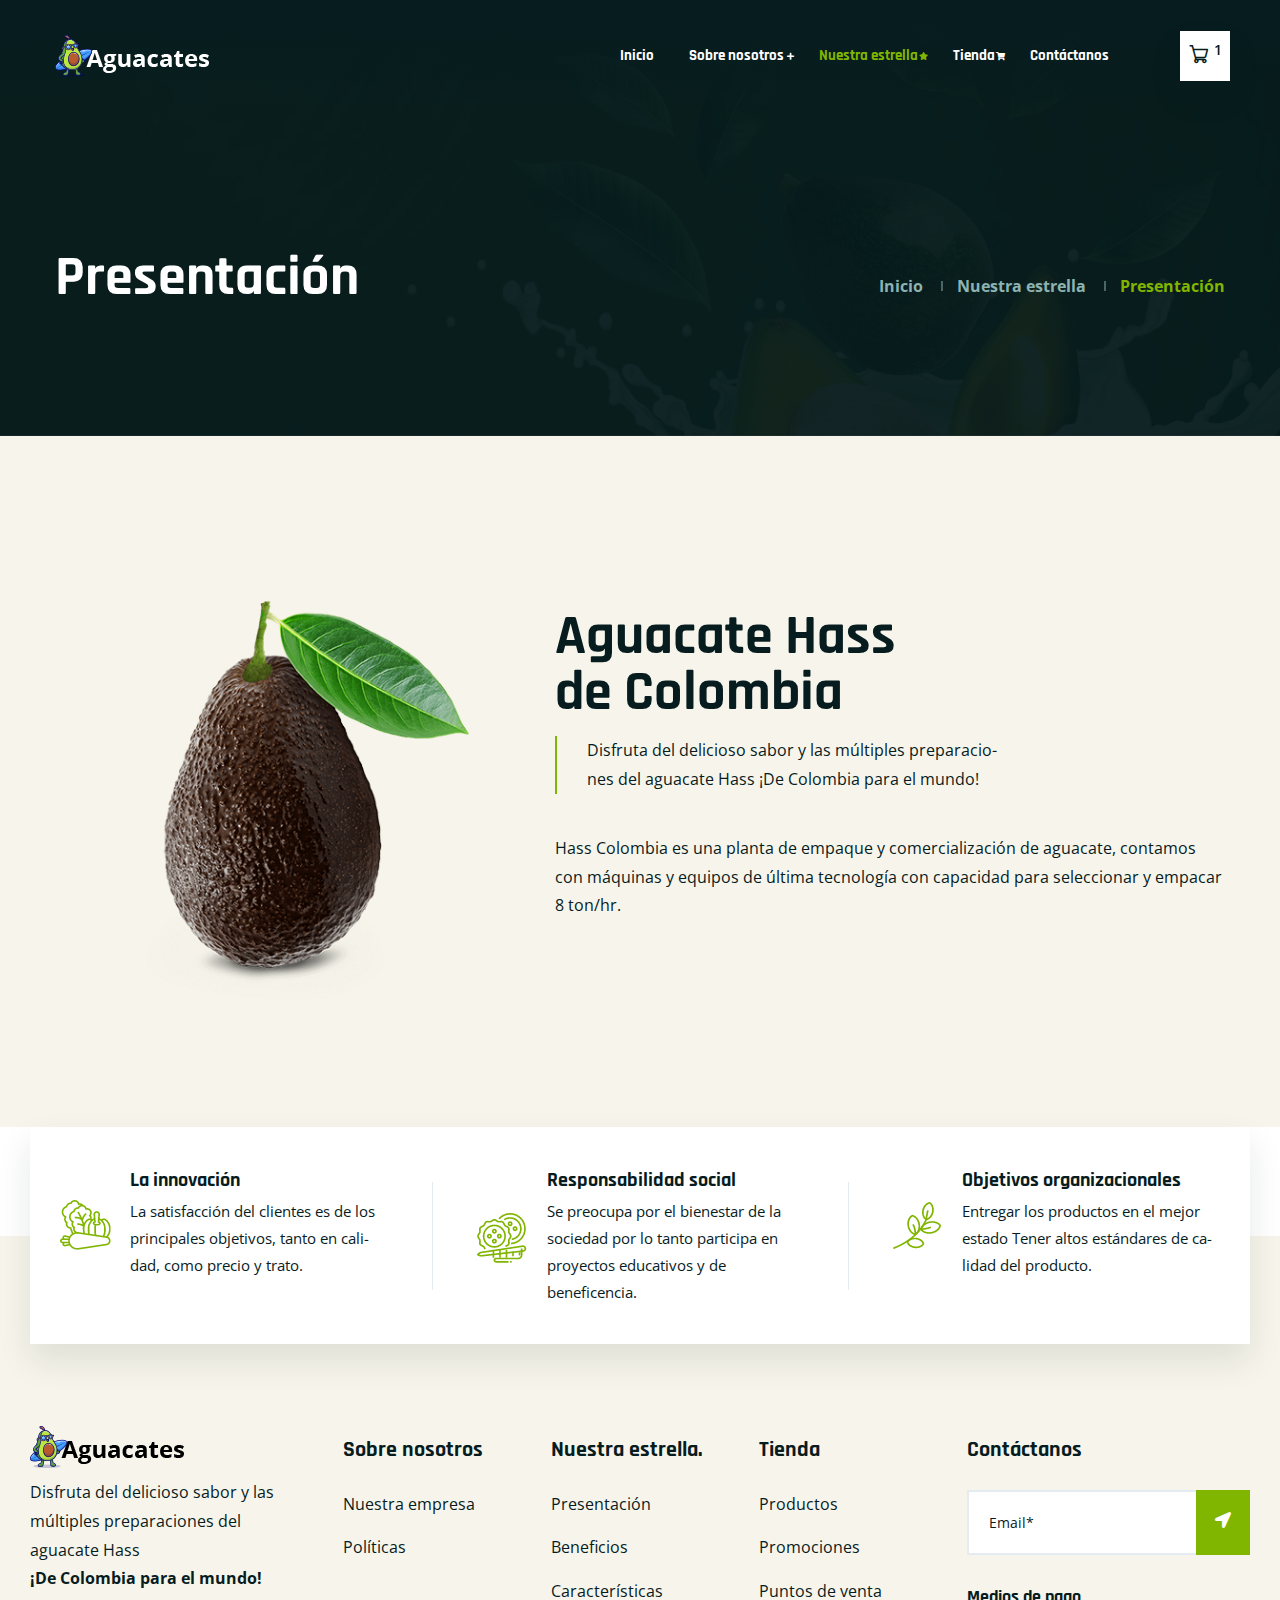
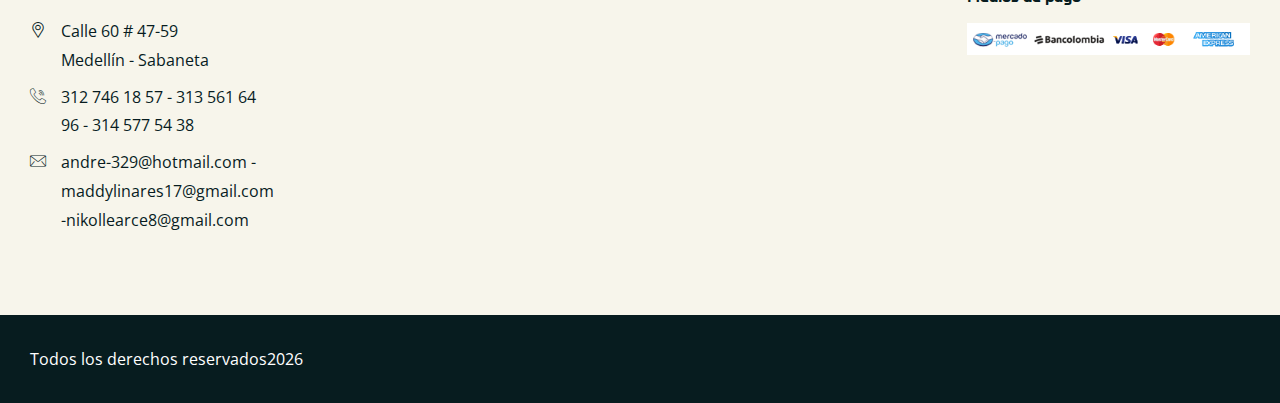
<file: presentacion.html>
<!doctype html>
<html class="no-js" lang="es-CO">

<head>
    <meta charset="utf-8">
    <meta http-equiv="x-ua-compatible" content="ie=edge">
    <title>Aguacates Hass</title>
    <meta name="robots" content="noindex, follow" />
    <meta name="description" content="">
    <meta name="viewport" content="width=device-width, initial-scale=1, shrink-to-fit=no">

    <!-- Place favicon.png in the root directory -->
    <link rel="shortcut icon" href="img/favicon.png" type="image/x-icon" />
    <!-- Font Icons css -->
    <link rel="stylesheet" href="css/font-icons.css">
    <!-- plugins css -->
    <link rel="stylesheet" href="css/plugins.css">
    <!-- Main Stylesheet -->
    <link rel="stylesheet" href="css/style.css">
    <!-- Responsive css -->
    <link rel="stylesheet" href="css/responsive.css">
</head>

<body>
    <!--[if lte IE 9]>
        <p class="browserupgrade">You are using an <strong>outdated</strong> browser. Please <a href="https://browsehappy.com/">upgrade your browser</a> to improve your experience and security.</p>
    <![endif]-->

    <!-- Add your site or application content here -->

<!-- Body main wrapper start -->
<div class="body-wrapper">

    <!-- HEADER AREA START (header-5) -->
    <header class="ltn__header-area ltn__header-5 ltn__header-transparent gradient-color-2">
        <!-- ltn__header-middle-area start -->
        <div class="ltn__header-middle-area ltn__header-sticky ltn__sticky-bg-black plr--9---">
            <div class="container">
                <div class="row">
                    <div class="col">
                        <div class="site-logo-wrap">
                            <div class="site-logo">
                                <a href="index.html"><img src="img/logo-2.png" alt="Logo"></a>
                            </div>
                        </div>
                    </div>
                    <div class="col header-menu-column menu-color-white">
                        <div class="header-menu d-none d-xl-block">
                            <nav>
                                <div class="ltn__main-menu">
                                    <ul>
                                        <li><a href="index.html">Inicio</a>
                                        </li>
                                        <li class="menu-icon"><a href="#">Sobre nosotros</a>
                                            <ul>
                                                <li><a href="sobre.html">Nuestra empresa</a></li>
                                                <li><a href="politicas.html">Políticas corporativas</a></li>
                                            </ul>
                                        </li>
                                        <li class="menu-icon active"><a href="#">Nuestra estrella</a>
                                            <ul>
                                                <li class="active"><a href="presentacion.html">Presentación</a></li>
                                                <li><a href="beneficios.html">Beneficios</a></li>
                                                <li><a href="caracteristicas.html">Características</a></li>
                                            </ul>
                                        </li>
                                        <li class="menu-icon"><a href="#">Tienda</a>
                                            <ul>
                                                <li><a href="productos.html">Productos</a></li>
                                                <li><a href="promociones.html">Promociones</a></li>
                                                <li><a href="puntos.html">Puntos de venta</a></li>
                                            </ul>
                                        </li>
                                        <li><a href="contactenos.html">Contáctanos</a></li>
                                    </ul>
                                </div>
                            </nav>
                        </div>
                    </div>
                    <div class="ltn__header-options ltn__header-options-2">
                        <!-- mini-cart -->
                        <div class="mini-cart-icon">
                            <a href="#ltn__utilize-cart-menu" class="ltn__utilize-toggle">
                                <i class="icon-shopping-cart"></i>
                                <sup>1</sup>
                            </a>
                        </div>
                        <!-- mini-cart -->
                        <!-- Mobile Menu Button -->
                        <div class="mobile-menu-toggle d-xl-none">
                            <a href="#ltn__utilize-mobile-menu" class="ltn__utilize-toggle">
                                <svg viewBox="0 0 800 600">
                                    <path d="M300,220 C300,220 520,220 540,220 C740,220 640,540 520,420 C440,340 300,200 300,200" id="top"></path>
                                    <path d="M300,320 L540,320" id="middle"></path>
                                    <path d="M300,210 C300,210 520,210 540,210 C740,210 640,530 520,410 C440,330 300,190 300,190" id="bottom" transform="translate(480, 320) scale(1, -1) translate(-480, -318) "></path>
                                </svg>
                            </a>
                        </div>
                    </div>
                </div>
            </div>
        </div>
        <!-- ltn__header-middle-area end -->
    </header>
    <!-- HEADER AREA END -->
    
    <!-- Utilize Cart Menu Start -->
    <div id="ltn__utilize-cart-menu" class="ltn__utilize ltn__utilize-cart-menu">
        <div class="ltn__utilize-menu-inner ltn__scrollbar">
            <div class="ltn__utilize-menu-head">
                <span class="ltn__utilize-menu-title">Carrito</span>
                <button class="ltn__utilize-close">×</button>
            </div>
            <div class="mini-cart-product-area ltn__scrollbar">
                <div class="mini-cart-item clearfix">
                    <div class="mini-cart-img">
                        <a href="#"><img src="img/product/4.png" alt="Image"></a>
                        <span class="mini-cart-item-delete"><i class="icon-cancel"></i></span>
                    </div>
                    <div class="mini-cart-info">
                        <h6><a href="#">Aguacate Hass</a></h6>
                        <span class="mini-cart-quantity">1 x $5.000</span>
                    </div>
                </div>
            </div>
            <div class="mini-cart-footer">
                <div class="mini-cart-sub-total">
                    <h5>Subtotal: <span>$5.000</span></h5>
                </div>
                <p>Envios gratis a partir de $100.000 COP!</p>
            </div>

        </div>
    </div>
    <!-- Utilize Cart Menu End -->

    <!-- Utilize Mobile Menu Start -->
    <div id="ltn__utilize-mobile-menu" class="ltn__utilize ltn__utilize-mobile-menu">
        <div class="ltn__utilize-menu-inner ltn__scrollbar">
            <div class="ltn__utilize-menu-head">
                <div class="site-logo">
                    <a href="index.html"><img src="img/logo.png" alt="Logo"></a>
                </div>
                <button class="ltn__utilize-close">×</button>
            </div>
            <div class="ltn__utilize-menu">
                <ul>
                    <li><a href="index.html">Inicio</a></li>
                    <li><a href="#">Sobre nosotros</a>
                        <ul class="sub-menu">
                            <li><a href="sobre.html">Nuestra empresa</a></li>
                            <li><a href="politicas.html">Políticas corporativas</a></li>
                        </ul>
                    </li>
                    <li><a href="#">Nuestra estrella</a>
                        <ul class="sub-menu">
                            <li><a href="presentacion.html">Presentación</a></li>
                            <li><a href="beneficios.html">Beneficios</a></li>
                            <li><a href="caracteristicas.html">Características</a></li>
                        </ul>
                    </li>
                    <li><a href="#">Tienda</a>
                        <ul class="sub-menu">
                            <li><a href="productos.html">Productos</a></li>
                            <li><a href="promociones.html">Promociones</a></li>
                            <li><a href="puntos.html">Puntos de venta</a></li>
                        </ul>
                    </li>
                    <li><a href="contactenos.html">Contáctanos</a></li>
                </ul>
            </div>
            <div class="ltn__utilize-buttons ltn__utilize-buttons-2">
                <ul>
                    <li>
                        <a href="carrito.html" title="Shoping Cart">
                            <span class="utilize-btn-icon">
                                <i class="fas fa-shopping-cart"></i>
                                <sup>1</sup>
                            </span>
                            Carrito
                        </a>
                    </li>
                </ul>
            </div>
        </div>
    </div>
    <!-- Utilize Mobile Menu End -->

    <div class="ltn__utilize-overlay"></div>

    <!-- BREADCRUMB AREA START -->
    <div class="ltn__breadcrumb-area ltn__breadcrumb-area-2 ltn__breadcrumb-color-white bg-overlay-theme-black-90 bg-image mb-0" data-bg="img/bg/5.jpg">
        <div class="container">
            <div class="row">
                <div class="col-lg-12">
                    <div class="ltn__breadcrumb-inner ltn__breadcrumb-inner-2 justify-content-between">
                        <div class="section-title-area ltn__section-title-2">
                            <h1 class="section-title white-color">Presentación</h1>
                        </div>
                        <div class="ltn__breadcrumb-list">
                            <ul>
                                <li><a href="index.html">Inicio</a></li>
                                <li>Nuestra estrella</li>
                                <li>Presentación</li>
                            </ul>
                        </div>
                    </div>
                </div>
            </div>
        </div>
    </div>
    <!-- BREADCRUMB AREA END -->

    <!-- COUNTDOWN AREA START -->
    <div class="ltn__call-to-action-area ltn__call-to-action-4 section-bg-1 pt-110 pb-120">
        <div class="container">
            <div class="row">
                <div class="col-lg-5">
                    <img src="img/banner/11.png" alt="#">
                </div>
                <div class="col-lg-7 align-self-center">
                    <div class="about-us-info-wrap">
                        <div class="section-title-area ltn__section-title-2">
                            <h1 class="section-title">Aguacate Hass <br class="d-none d-md-block">  de Colombia</h1>
                            <p>Disfruta del delicioso sabor y las múltiples preparaciones del aguacate Hass ¡De Colombia para el mundo!</p>
                        </div>
                        <p>Hass Colombia es una planta de empaque y comercialización de aguacate, contamos con máquinas y equipos de última tecnología con capacidad para seleccionar y empacar 8 ton/hr.</p>
                    </div>
                </div>
            </div>
        </div>
    </div>
    <!-- COUNTDOWN AREA END -->

    <!-- FEATURE AREA START ( Feature - 3) -->
    <div class="ltn__feature-area before-bg-bottom-2 mb--30--- plr--5">
        <div class="container-fluid">
            <div class="row">
                <div class="col-lg-12">
                    <div class="ltn__feature-item-box-wrap ltn__border-between-column white-bg">
                        <div class="row">
                            <div class="col-xl-4 col-md-6 col-12">
                                <div class="ltn__feature-item ltn__feature-item-8">
                                    <div class="ltn__feature-icon">
                                        <img src="img/icons/icon-img/11.png" alt="#">
                                    </div>
                                    <div class="ltn__feature-info">
                                        <h4>La innovación</h4>
                                        <p>La satisfacción del clientes es de los principales objetivos, tanto en calidad, como precio y trato.</p>
                                    </div>
                                </div>
                            </div>
                            <div class="col-xl-4 col-md-6 col-12">
                                <div class="ltn__feature-item ltn__feature-item-8">
                                    <div class="ltn__feature-icon">
                                        <img src="img/icons/icon-img/12.png" alt="#">
                                    </div>
                                    <div class="ltn__feature-info">
                                        <h4>Responsabilidad social</h4>
                                        <p>Se preocupa por el bienestar de la sociedad por lo tanto participa en proyectos educativos y de beneficencia.</p>
                                    </div>
                                </div>
                            </div>
                            <div class="col-xl-4 col-md-6 col-12">
                                <div class="ltn__feature-item ltn__feature-item-8">
                                    <div class="ltn__feature-icon">
                                        <img src="img/icons/icon-img/13.png" alt="#">
                                    </div>
                                    <div class="ltn__feature-info">
                                        <h4>Objetivos organizacionales</h4>
                                        <p>Entregar los productos en el mejor estado Tener altos estándares de calidad del producto.</p>
                                    </div>
                                </div>
                            </div>
                        </div>
                    </div>
                </div>
            </div>
        </div>
    </div>
    <!-- FEATURE AREA END -->

    <!-- FOOTER AREA START -->
    <footer class="ltn__footer-area  ">
        <div class="footer-top-area  section-bg-1 plr--5">
            <div class="container-fluid">
                <div class="row">
                    <div class="col-xl-3 col-md-6 col-sm-6 col-12">
                        <div class="footer-widget footer-about-widget">
                            <div class="footer-logo">
                                <div class="site-logo">
                                    <img src="img/logo.png" alt="Logo">
                                </div>
                            </div>
                            <p>Disfruta del delicioso sabor y las múltiples preparaciones del aguacate Hass <br><strong>¡De Colombia para el mundo!</strong></p>
                            <div class="footer-address">
                                <ul>
                                    <li>
                                        <div class="footer-address-icon">
                                            <i class="icon-placeholder"></i>
                                        </div>
                                        <div class="footer-address-info">
                                            <p>Calle 60 # 47-59 <br> Medellín - Sabaneta</p>
                                        </div>
                                    </li>
                                    <li>
                                        <div class="footer-address-icon">
                                            <i class="icon-call"></i>
                                        </div>
                                        <div class="footer-address-info">
                                            <p><a href="tel:+0123-456789">312 746 18 57 - 313 561 64 96 - 314 577 54 38
                                            </a></p>
                                        </div>
                                    </li>
                                    <li>
                                        <div class="footer-address-icon">
                                            <i class="icon-mail"></i>
                                        </div>
                                        <div class="footer-address-info">
                                            <p><a href="mailto:example@example.com">andre-329@hotmail.com - maddylinares17@gmail.com -nikollearce8@gmail.com</a></p>
                                        </div>
                                    </li>
                                </ul>
                            </div>
                        </div>
                    </div>
                    <div class="col-xl-2 col-md-6 col-sm-6 col-12">
                        <div class="footer-widget footer-menu-widget clearfix">
                            <h4 class="footer-title">Sobre nosotros</h4>
                            <div class="footer-menu">
                                <ul>
                                    <li><a href="sobre.html">Nuestra empresa</a></li>
                                    <li><a href="politicas.html">Políticas</a></li>
                                </ul>
                            </div>
                        </div>
                    </div>
                    <div class="col-xl-2 col-md-6 col-sm-6 col-12">
                        <div class="footer-widget footer-menu-widget clearfix">
                            <h4 class="footer-title">Nuestra estrella.</h4>
                            <div class="footer-menu">
                                <ul>
                                    <li><a href="presentacion.html">Presentación</a></li>
                                    <li><a href="shop-grid.html">Beneficios</a></li>
                                    <li><a href="shop-left-sidebar.html">Características</a></li>
                                </ul>
                            </div>
                        </div>
                    </div>
                    <div class="col-xl-2 col-md-6 col-sm-6 col-12">
                        <div class="footer-widget footer-menu-widget clearfix">
                            <h4 class="footer-title">Tienda</h4>
                            <div class="footer-menu">
                                <ul>
                                    <li><a href="blog.html">Productos</a></li>
                                    <li><a href="blog-grid.html">Promociones</a></li>
                                    <li><a href="blog-left-sidebar.html">Puntos de venta</a></li>
                                </ul>
                            </div>
                        </div>
                    </div>
                    <div class="col-xl-3 col-md-6 col-sm-12 col-12">
                        <div class="footer-widget footer-newsletter-widget">
                            <h4 class="footer-title">Contáctanos</h4>
                            <div class="footer-newsletter">
                                <form action="#">
                                    <input type="email" name="email" placeholder="Email*">
                                    <div class="btn-wrapper">
                                        <button class="theme-btn-1 btn" type="submit"><i class="fas fa-location-arrow"></i></button>
                                    </div>
                                </form>
                            </div>
                            <h5 class="mt-30">Medios de pago</h5>
                            <img src="img/icons/payment-4.png" alt="Payment Image">
                        </div>
                    </div>
                </div>
            </div>
        </div>
        <div class="ltn__copyright-area ltn__copyright-2 section-bg-2  ltn__border-top-2--- plr--5">
            <div class="container-fluid">
                <div class="row">
                    <div class="col-md-6 col-12">
                        <div class="ltn__copyright-design clearfix">
                            <p>Todos los derechos reservados<span class="current-year"></span></p>
                        </div>
                    </div>
                </div>
            </div>
        </div>
    </footer>
    <!-- FOOTER AREA END -->
</div>
<!-- Body main wrapper end -->

    <!-- preloader area start -->
    <div class="preloader d-none" id="preloader">
        <div class="preloader-inner">
            <div class="spinner">
                <div class="dot1"></div>
                <div class="dot2"></div>
            </div>
        </div>
    </div>
    <!-- preloader area end -->

    <!-- All JS Plugins -->
    <script src="js/plugins.js"></script>
    <!-- Main JS -->
    <script src="js/main.js"></script>
  
</body>
</html>
</file>
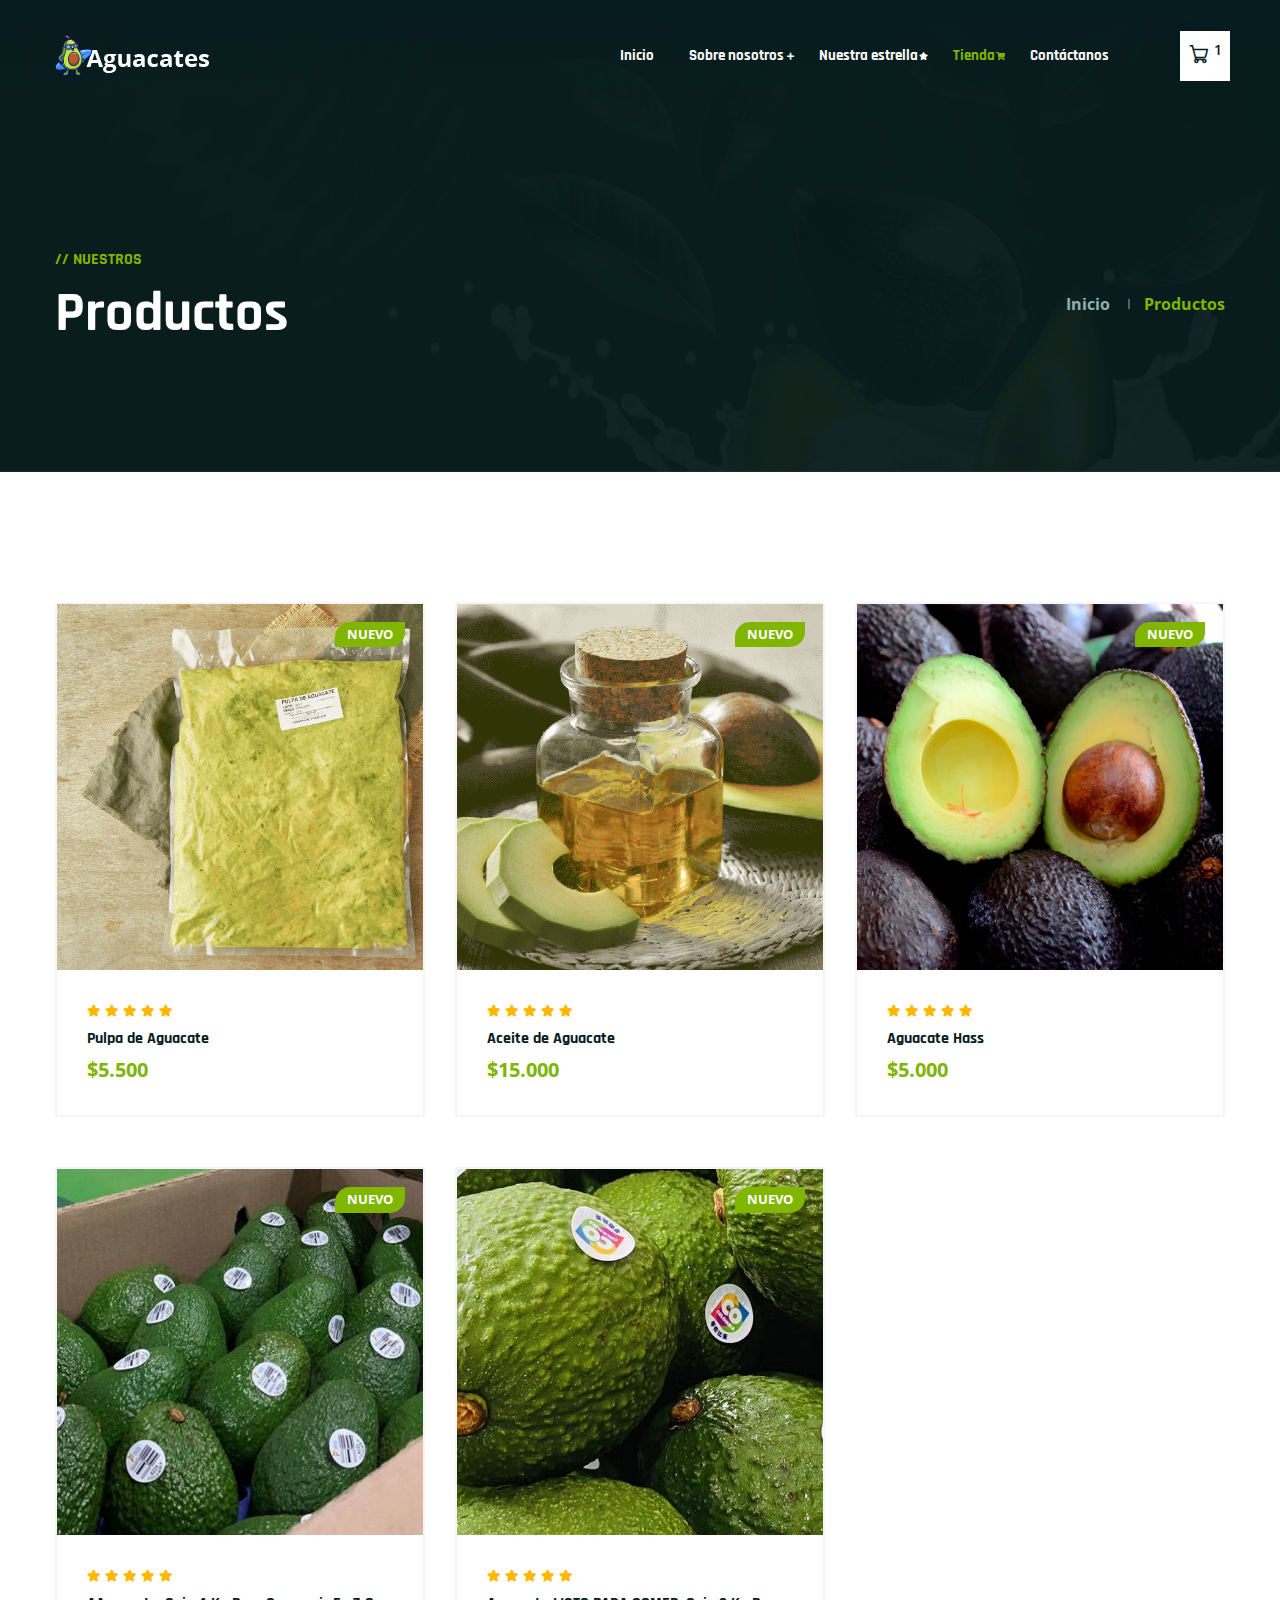
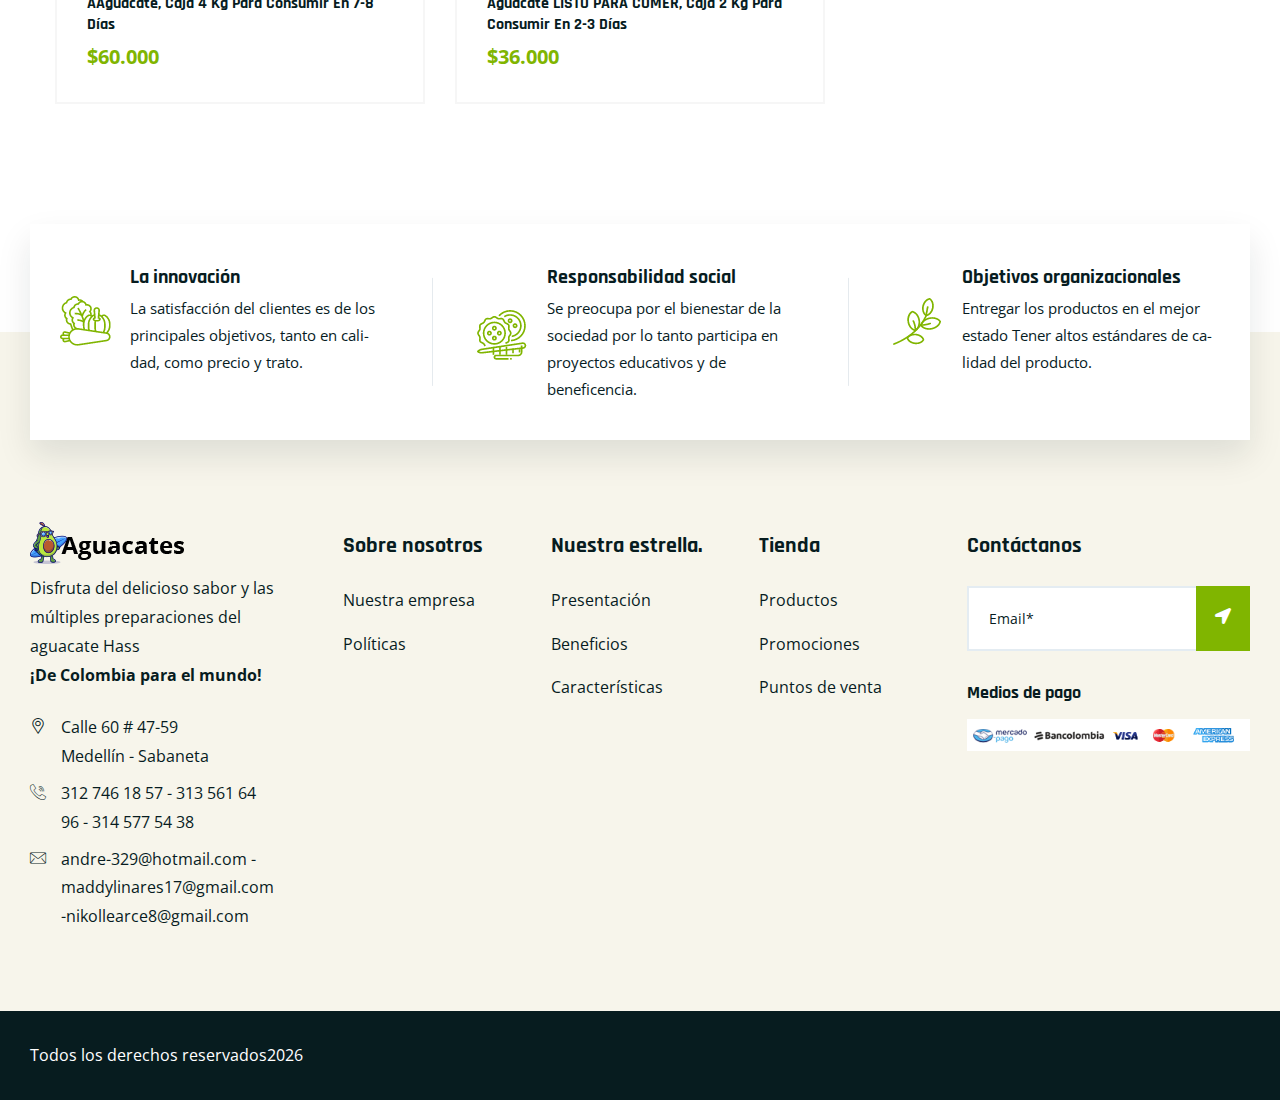
<file: productos.html>
<!doctype html>
<html class="no-js" lang="es-CO">

<head>
    <meta charset="utf-8">
    <meta http-equiv="x-ua-compatible" content="ie=edge">
    <title>Aguacates Hass</title>
    <meta name="robots" content="noindex, follow" />
    <meta name="description" content="">
    <meta name="viewport" content="width=device-width, initial-scale=1, shrink-to-fit=no">

    <!-- Place favicon.png in the root directory -->
    <link rel="shortcut icon" href="img/favicon.png" type="image/x-icon" />
    <!-- Font Icons css -->
    <link rel="stylesheet" href="css/font-icons.css">
    <!-- plugins css -->
    <link rel="stylesheet" href="css/plugins.css">
    <!-- Main Stylesheet -->
    <link rel="stylesheet" href="css/style.css">
    <!-- Responsive css -->
    <link rel="stylesheet" href="css/responsive.css">
</head>

<body>
    <!--[if lte IE 9]>
        <p class="browserupgrade">You are using an <strong>outdated</strong> browser. Please <a href="https://browsehappy.com/">upgrade your browser</a> to improve your experience and security.</p>
    <![endif]-->

    <!-- Add your site or application content here -->

<!-- Body main wrapper start -->
<div class="body-wrapper">

    <!-- HEADER AREA START (header-5) -->
    <header class="ltn__header-area ltn__header-5 ltn__header-transparent gradient-color-2">
        <!-- ltn__header-middle-area start -->
        <div class="ltn__header-middle-area ltn__header-sticky ltn__sticky-bg-black plr--9---">
            <div class="container">
                <div class="row">
                    <div class="col">
                        <div class="site-logo-wrap">
                            <div class="site-logo">
                                <a href="index.html"><img src="img/logo-2.png" alt="Logo"></a>
                            </div>
                        </div>
                    </div>
                    <div class="col header-menu-column menu-color-white">
                        <div class="header-menu d-none d-xl-block">
                            <nav>
                                <div class="ltn__main-menu">
                                    <ul>
                                        <li><a href="index.html">Inicio</a>
                                        </li>
                                        <li class="menu-icon"><a href="#">Sobre nosotros</a>
                                            <ul>
                                                <li><a href="sobre.html">Nuestra empresa</a></li>
                                                <li><a href="politicas.html">Políticas corporativas</a></li>
                                            </ul>
                                        </li>
                                        <li class="menu-icon"><a href="#">Nuestra estrella</a>
                                            <ul>
                                                <li><a href="presentacion.html">Presentación</a></li>
                                                <li><a href="beneficios.html">Beneficios</a></li>
                                                <li><a href="caracteristicas.html">Características</a></li>
                                            </ul>
                                        </li>
                                        <li class="menu-icon active"><a href="#">Tienda</a>
                                            <ul>
                                                <li class="active"><a href="productos.html">Productos</a></li>
                                                <li><a href="promociones.html">Promociones</a></li>
                                                <li><a href="puntos.html">Puntos de venta</a></li>
                                            </ul>
                                        </li>
                                        <li><a href="contactenos.html">Contáctanos</a></li>
                                    </ul>
                                </div>
                            </nav>
                        </div>
                    </div>
                    <div class="ltn__header-options ltn__header-options-2">
                        <!-- mini-cart -->
                        <div class="mini-cart-icon">
                            <a href="#ltn__utilize-cart-menu" class="ltn__utilize-toggle">
                                <i class="icon-shopping-cart"></i>
                                <sup>1</sup>
                            </a>
                        </div>
                        <!-- mini-cart -->
                        <!-- Mobile Menu Button -->
                        <div class="mobile-menu-toggle d-xl-none">
                            <a href="#ltn__utilize-mobile-menu" class="ltn__utilize-toggle">
                                <svg viewBox="0 0 800 600">
                                    <path d="M300,220 C300,220 520,220 540,220 C740,220 640,540 520,420 C440,340 300,200 300,200" id="top"></path>
                                    <path d="M300,320 L540,320" id="middle"></path>
                                    <path d="M300,210 C300,210 520,210 540,210 C740,210 640,530 520,410 C440,330 300,190 300,190" id="bottom" transform="translate(480, 320) scale(1, -1) translate(-480, -318) "></path>
                                </svg>
                            </a>
                        </div>
                    </div>
                </div>
            </div>
        </div>
        <!-- ltn__header-middle-area end -->
    </header>
    <!-- HEADER AREA END -->
    
    <!-- Utilize Cart Menu Start -->
    <div id="ltn__utilize-cart-menu" class="ltn__utilize ltn__utilize-cart-menu">
        <div class="ltn__utilize-menu-inner ltn__scrollbar">
            <div class="ltn__utilize-menu-head">
                <span class="ltn__utilize-menu-title">Carrito</span>
                <button class="ltn__utilize-close">×</button>
            </div>
            <div class="mini-cart-product-area ltn__scrollbar">
                <div class="mini-cart-item clearfix">
                    <div class="mini-cart-img">
                        <a href="#"><img src="img/product/4.png" alt="Image"></a>
                        <span class="mini-cart-item-delete"><i class="icon-cancel"></i></span>
                    </div>
                    <div class="mini-cart-info">
                        <h6><a href="#">Aguacate Hass</a></h6>
                        <span class="mini-cart-quantity">1 x $5.000</span>
                    </div>
                </div>
            </div>
            <div class="mini-cart-footer">
                <div class="mini-cart-sub-total">
                    <h5>Subtotal: <span>$5.000</span></h5>
                </div>
                <p>Envios gratis a partir de $100.000 COP!</p>
            </div>

        </div>
    </div>
    <!-- Utilize Cart Menu End -->

    <!-- Utilize Mobile Menu Start -->
    <div id="ltn__utilize-mobile-menu" class="ltn__utilize ltn__utilize-mobile-menu">
        <div class="ltn__utilize-menu-inner ltn__scrollbar">
            <div class="ltn__utilize-menu-head">
                <div class="site-logo">
                    <a href="index.html"><img src="img/logo.png" alt="Logo"></a>
                </div>
                <button class="ltn__utilize-close">×</button>
            </div>
            <div class="ltn__utilize-menu">
                <ul>
                    <li><a href="index.html">Inicio</a></li>
                    <li><a href="#">Sobre nosotros</a>
                        <ul class="sub-menu">
                            <li><a href="sobre.html">Nuestra empresa</a></li>
                            <li><a href="politicas.html">Políticas corporativas</a></li>
                        </ul>
                    </li>
                    <li><a href="#">Nuestra estrella</a>
                        <ul class="sub-menu">
                            <li><a href="presentacion.html">Presentación</a></li>
                            <li><a href="beneficios.html">Beneficios</a></li>
                            <li><a href="caracteristicas.html">Características</a></li>
                        </ul>
                    </li>
                    <li><a href="#">Tienda</a>
                        <ul class="sub-menu">
                            <li><a href="productos.html">Productos</a></li>
                            <li><a href="promociones.html">Promociones</a></li>
                            <li><a href="puntos.html">Puntos de venta</a></li>
                        </ul>
                    </li>
                    <li><a href="contactenos.html">Contáctanos</a></li>
                </ul>
            </div>
            <div class="ltn__utilize-buttons ltn__utilize-buttons-2">
                <ul>
                    <li>
                        <a href="carrito.html" title="Shoping Cart">
                            <span class="utilize-btn-icon">
                                <i class="fas fa-shopping-cart"></i>
                                <sup>1</sup>
                            </span>
                            Carrito
                        </a>
                    </li>
                </ul>
            </div>
        </div>
    </div>
    <!-- Utilize Mobile Menu End -->

    <div class="ltn__utilize-overlay"></div>

    <!-- BREADCRUMB AREA START -->
    <div class="ltn__breadcrumb-area ltn__breadcrumb-area-2 ltn__breadcrumb-color-white bg-overlay-theme-black-90 bg-image" data-bg="img/bg/5.jpg">
        <div class="container">
            <div class="row">
                <div class="col-lg-12">
                    <div class="ltn__breadcrumb-inner ltn__breadcrumb-inner-2 justify-content-between">
                        <div class="section-title-area ltn__section-title-2">
                            <h6 class="section-subtitle ltn__secondary-color">//  Nuestros</h6>
                            <h1 class="section-title white-color">Productos</h1>
                        </div>
                        <div class="ltn__breadcrumb-list">
                            <ul>
                                <li><a href="index.html">Inicio</a></li>
                                <li>Productos</li>
                            </ul>
                        </div>
                    </div>
                </div>
            </div>
        </div>
    </div>
    <!-- BREADCRUMB AREA END -->

    <!-- PRODUCT AREA START (product-item-3) -->
    <div class="ltn__product-area ltn__product-gutter pt-10 pb-70">
        <div class="container">
            <div class="row ltn__tab-product-slider-one-active--- slick-arrow-1">
                <!-- ltn__product-item -->
                <div class="col-lg-4 col-md-4 col-sm-6 col-6">
                    <div class="ltn__product-item ltn__product-item-3 text-left">
                        <div class="product-img">
                            <a href="detalle-producto.html"><img src="img/product/pulpa.png" alt="#"></a>
                            <div class="product-badge">
                                <ul>
                                    <li class="sale-badge">Nuevo</li>
                                </ul>
                            </div>
                        </div>
                        <div class="product-info">
                            <div class="product-ratting">
                                <ul>
                                    <li><a href="#"><i class="fas fa-star"></i></a></li>
                                    <li><a href="#"><i class="fas fa-star"></i></a></li>
                                    <li><a href="#"><i class="fas fa-star"></i></a></li>
                                    <li><a href="#"><i class="fas fa-star"></i></a></li>
                                    <li><a href="#"><i class="fas fa-star"></i></a></li>
                                </ul>
                            </div>
                            <h2 class="product-title"><a href="detalle-producto.html">Pulpa de Aguacate</a></h2>
                            <div class="product-price">
                                <span>$5.500</span>
                            </div>
                        </div>
                    </div>
                </div>
                <!-- ltn__product-item -->
                <div class="col-lg-4 col-md-4 col-sm-6 col-6">
                    <div class="ltn__product-item ltn__product-item-3 text-left">
                        <div class="product-img">
                            <a href="detalle-producto.html"><img src="img/product/aceite.png" alt="#"></a>
                            <div class="product-badge">
                                <ul>
                                    <li class="sale-badge">Nuevo</li>
                                </ul>
                            </div>
                        </div>
                        <div class="product-info">
                            <div class="product-ratting">
                                <ul>
                                    <li><a href="#"><i class="fas fa-star"></i></a></li>
                                    <li><a href="#"><i class="fas fa-star"></i></a></li>
                                    <li><a href="#"><i class="fas fa-star"></i></a></li>
                                    <li><a href="#"><i class="fas fa-star"></i></a></li>
                                    <li><a href="#"><i class="fas fa-star"></i></a></li>
                                </ul>
                            </div>
                            <h2 class="product-title"><a href="detalle-producto.html">Aceite de Aguacate</a></h2>
                            <div class="product-price">
                                <span>$15.000</span>
                            </div>
                        </div>
                    </div>
                </div>
                <!-- ltn__product-item -->
                <div class="col-lg-4 col-md-4 col-sm-6 col-6">
                    <div class="ltn__product-item ltn__product-item-3 text-left">
                        <div class="product-img">
                            <a href="detalle-producto.html"><img src="img/product/hass.png" alt="#"></a>
                            <div class="product-badge">
                                <ul>
                                    <li class="sale-badge">Nuevo</li>
                                </ul>
                            </div>
                        </div>
                        <div class="product-info">
                            <div class="product-ratting">
                                <ul>
                                    <li><a href="#"><i class="fas fa-star"></i></a></li>
                                    <li><a href="#"><i class="fas fa-star"></i></a></li>
                                    <li><a href="#"><i class="fas fa-star"></i></a></li>
                                    <li><a href="#"><i class="fas fa-star"></i></a></li>
                                    <li><a href="#"><i class="fas fa-star"></i></a></li>
                                </ul>
                            </div>
                            <h2 class="product-title"><a href="detalle-producto.html">Aguacate Hass</a></h2>
                            <div class="product-price">
                                <span>$5.000</span>
                            </div>
                        </div>
                    </div>
                </div>
                <div class="col-lg-4 col-md-4 col-sm-6 col-6">
                    <div class="ltn__product-item ltn__product-item-3 text-left">
                        <div class="product-img">
                            <a href="detalle-producto.html"><img src="img/product/4k.png" alt="#"></a>
                            <div class="product-badge">
                                <ul>
                                    <li class="sale-badge">Nuevo</li>
                                </ul>
                            </div>
                        </div>
                        <div class="product-info">
                            <div class="product-ratting">
                                <ul>
                                    <li><a href="#"><i class="fas fa-star"></i></a></li>
                                    <li><a href="#"><i class="fas fa-star"></i></a></li>
                                    <li><a href="#"><i class="fas fa-star"></i></a></li>
                                    <li><a href="#"><i class="fas fa-star"></i></a></li>
                                    <li><a href="#"><i class="fas fa-star"></i></a></li>
                                </ul>
                            </div>
                            <h2 class="product-title"><a href="detalle-producto.html">AAguacate, Caja 4 Kg Para Consumir En 7-8 Días</a></h2>
                            <div class="product-price">
                                <span>$60.000</span>
                            </div>
                        </div>
                    </div>
                </div>
                <div class="col-lg-4 col-md-4 col-sm-6 col-6">
                    <div class="ltn__product-item ltn__product-item-3 text-left">
                        <div class="product-img">
                            <a href="detalle-producto.html"><img src="img/product/2k.png" alt="#"></a>
                            <div class="product-badge">
                                <ul>
                                    <li class="sale-badge">Nuevo</li>
                                </ul>
                            </div>
                        </div>
                        <div class="product-info">
                            <div class="product-ratting">
                                <ul>
                                    <li><a href="#"><i class="fas fa-star"></i></a></li>
                                    <li><a href="#"><i class="fas fa-star"></i></a></li>
                                    <li><a href="#"><i class="fas fa-star"></i></a></li>
                                    <li><a href="#"><i class="fas fa-star"></i></a></li>
                                    <li><a href="#"><i class="fas fa-star"></i></a></li>
                                </ul>
                            </div>
                            <h2 class="product-title"><a href="detalle-producto.html">Aguacate LISTO PARA COMER, Caja 2 Kg Para Consumir En 2-3 Días</a></h2>
                            <div class="product-price">
                                <span>$36.000</span>
                            </div>
                        </div>
                    </div>
                </div>
            </div>
        </div>
    </div>
    <!-- PRODUCT AREA END -->

    <!-- FEATURE AREA START ( Feature - 3) -->
    <div class="ltn__feature-area before-bg-bottom-2 mb--30--- plr--5">
        <div class="container-fluid">
            <div class="row">
                <div class="col-lg-12">
                    <div class="ltn__feature-item-box-wrap ltn__border-between-column white-bg">
                        <div class="row">
                            <div class="col-xl-4 col-md-6 col-12">
                                <div class="ltn__feature-item ltn__feature-item-8">
                                    <div class="ltn__feature-icon">
                                        <img src="img/icons/icon-img/11.png" alt="#">
                                    </div>
                                    <div class="ltn__feature-info">
                                        <h4>La innovación</h4>
                                        <p>La satisfacción del clientes es de los principales objetivos, tanto en calidad, como precio y trato.</p>
                                    </div>
                                </div>
                            </div>
                            <div class="col-xl-4 col-md-6 col-12">
                                <div class="ltn__feature-item ltn__feature-item-8">
                                    <div class="ltn__feature-icon">
                                        <img src="img/icons/icon-img/12.png" alt="#">
                                    </div>
                                    <div class="ltn__feature-info">
                                        <h4>Responsabilidad social</h4>
                                        <p>Se preocupa por el bienestar de la sociedad por lo tanto participa en proyectos educativos y de beneficencia.</p>
                                    </div>
                                </div>
                            </div>
                            <div class="col-xl-4 col-md-6 col-12">
                                <div class="ltn__feature-item ltn__feature-item-8">
                                    <div class="ltn__feature-icon">
                                        <img src="img/icons/icon-img/13.png" alt="#">
                                    </div>
                                    <div class="ltn__feature-info">
                                        <h4>Objetivos organizacionales</h4>
                                        <p>Entregar los productos en el mejor estado Tener altos estándares de calidad del producto.</p>
                                    </div>
                                </div>
                            </div>
                        </div>
                    </div>
                </div>
            </div>
        </div>
    </div>
    <!-- FEATURE AREA END -->

    <!-- FOOTER AREA START -->
    <footer class="ltn__footer-area  ">
        <div class="footer-top-area  section-bg-1 plr--5">
            <div class="container-fluid">
                <div class="row">
                    <div class="col-xl-3 col-md-6 col-sm-6 col-12">
                        <div class="footer-widget footer-about-widget">
                            <div class="footer-logo">
                                <div class="site-logo">
                                    <img src="img/logo.png" alt="Logo">
                                </div>
                            </div>
                            <p>Disfruta del delicioso sabor y las múltiples preparaciones del aguacate Hass <br><strong>¡De Colombia para el mundo!</strong></p>
                            <div class="footer-address">
                                <ul>
                                    <li>
                                        <div class="footer-address-icon">
                                            <i class="icon-placeholder"></i>
                                        </div>
                                        <div class="footer-address-info">
                                            <p>Calle 60 # 47-59 <br> Medellín - Sabaneta</p>
                                        </div>
                                    </li>
                                    <li>
                                        <div class="footer-address-icon">
                                            <i class="icon-call"></i>
                                        </div>
                                        <div class="footer-address-info">
                                            <p><a href="tel:+0123-456789">312 746 18 57 - 313 561 64 96 - 314 577 54 38
                                            </a></p>
                                        </div>
                                    </li>
                                    <li>
                                        <div class="footer-address-icon">
                                            <i class="icon-mail"></i>
                                        </div>
                                        <div class="footer-address-info">
                                            <p><a href="mailto:example@example.com">andre-329@hotmail.com - maddylinares17@gmail.com -nikollearce8@gmail.com</a></p>
                                        </div>
                                    </li>
                                </ul>
                            </div>
                        </div>
                    </div>
                    <div class="col-xl-2 col-md-6 col-sm-6 col-12">
                        <div class="footer-widget footer-menu-widget clearfix">
                            <h4 class="footer-title">Sobre nosotros</h4>
                            <div class="footer-menu">
                                <ul>
                                    <li><a href="sobre.html">Nuestra empresa</a></li>
                                    <li><a href="politicas.html">Políticas</a></li>
                                </ul>
                            </div>
                        </div>
                    </div>
                    <div class="col-xl-2 col-md-6 col-sm-6 col-12">
                        <div class="footer-widget footer-menu-widget clearfix">
                            <h4 class="footer-title">Nuestra estrella.</h4>
                            <div class="footer-menu">
                                <ul>
                                    <li><a href="presentacion.html">Presentación</a></li>
                                    <li><a href="shop-grid.html">Beneficios</a></li>
                                    <li><a href="shop-left-sidebar.html">Características</a></li>
                                </ul>
                            </div>
                        </div>
                    </div>
                    <div class="col-xl-2 col-md-6 col-sm-6 col-12">
                        <div class="footer-widget footer-menu-widget clearfix">
                            <h4 class="footer-title">Tienda</h4>
                            <div class="footer-menu">
                                <ul>
                                    <li><a href="blog.html">Productos</a></li>
                                    <li><a href="blog-grid.html">Promociones</a></li>
                                    <li><a href="blog-left-sidebar.html">Puntos de venta</a></li>
                                </ul>
                            </div>
                        </div>
                    </div>
                    <div class="col-xl-3 col-md-6 col-sm-12 col-12">
                        <div class="footer-widget footer-newsletter-widget">
                            <h4 class="footer-title">Contáctanos</h4>
                            <div class="footer-newsletter">
                                <form action="#">
                                    <input type="email" name="email" placeholder="Email*">
                                    <div class="btn-wrapper">
                                        <button class="theme-btn-1 btn" type="submit"><i class="fas fa-location-arrow"></i></button>
                                    </div>
                                </form>
                            </div>
                            <h5 class="mt-30">Medios de pago</h5>
                            <img src="img/icons/payment-4.png" alt="Payment Image">
                        </div>
                    </div>
                </div>
            </div>
        </div>
        <div class="ltn__copyright-area ltn__copyright-2 section-bg-2  ltn__border-top-2--- plr--5">
            <div class="container-fluid">
                <div class="row">
                    <div class="col-md-6 col-12">
                        <div class="ltn__copyright-design clearfix">
                            <p>Todos los derechos reservados<span class="current-year"></span></p>
                        </div>
                    </div>
                </div>
            </div>
        </div>
    </footer>
    <!-- FOOTER AREA END -->
</div>
<!-- Body main wrapper end -->

    <!-- preloader area start -->
    <div class="preloader d-none" id="preloader">
        <div class="preloader-inner">
            <div class="spinner">
                <div class="dot1"></div>
                <div class="dot2"></div>
            </div>
        </div>
    </div>
    <!-- preloader area end -->

    <!-- All JS Plugins -->
    <script src="js/plugins.js"></script>
    <!-- Main JS -->
    <script src="js/main.js"></script>
  
</body>
</html>
</file>
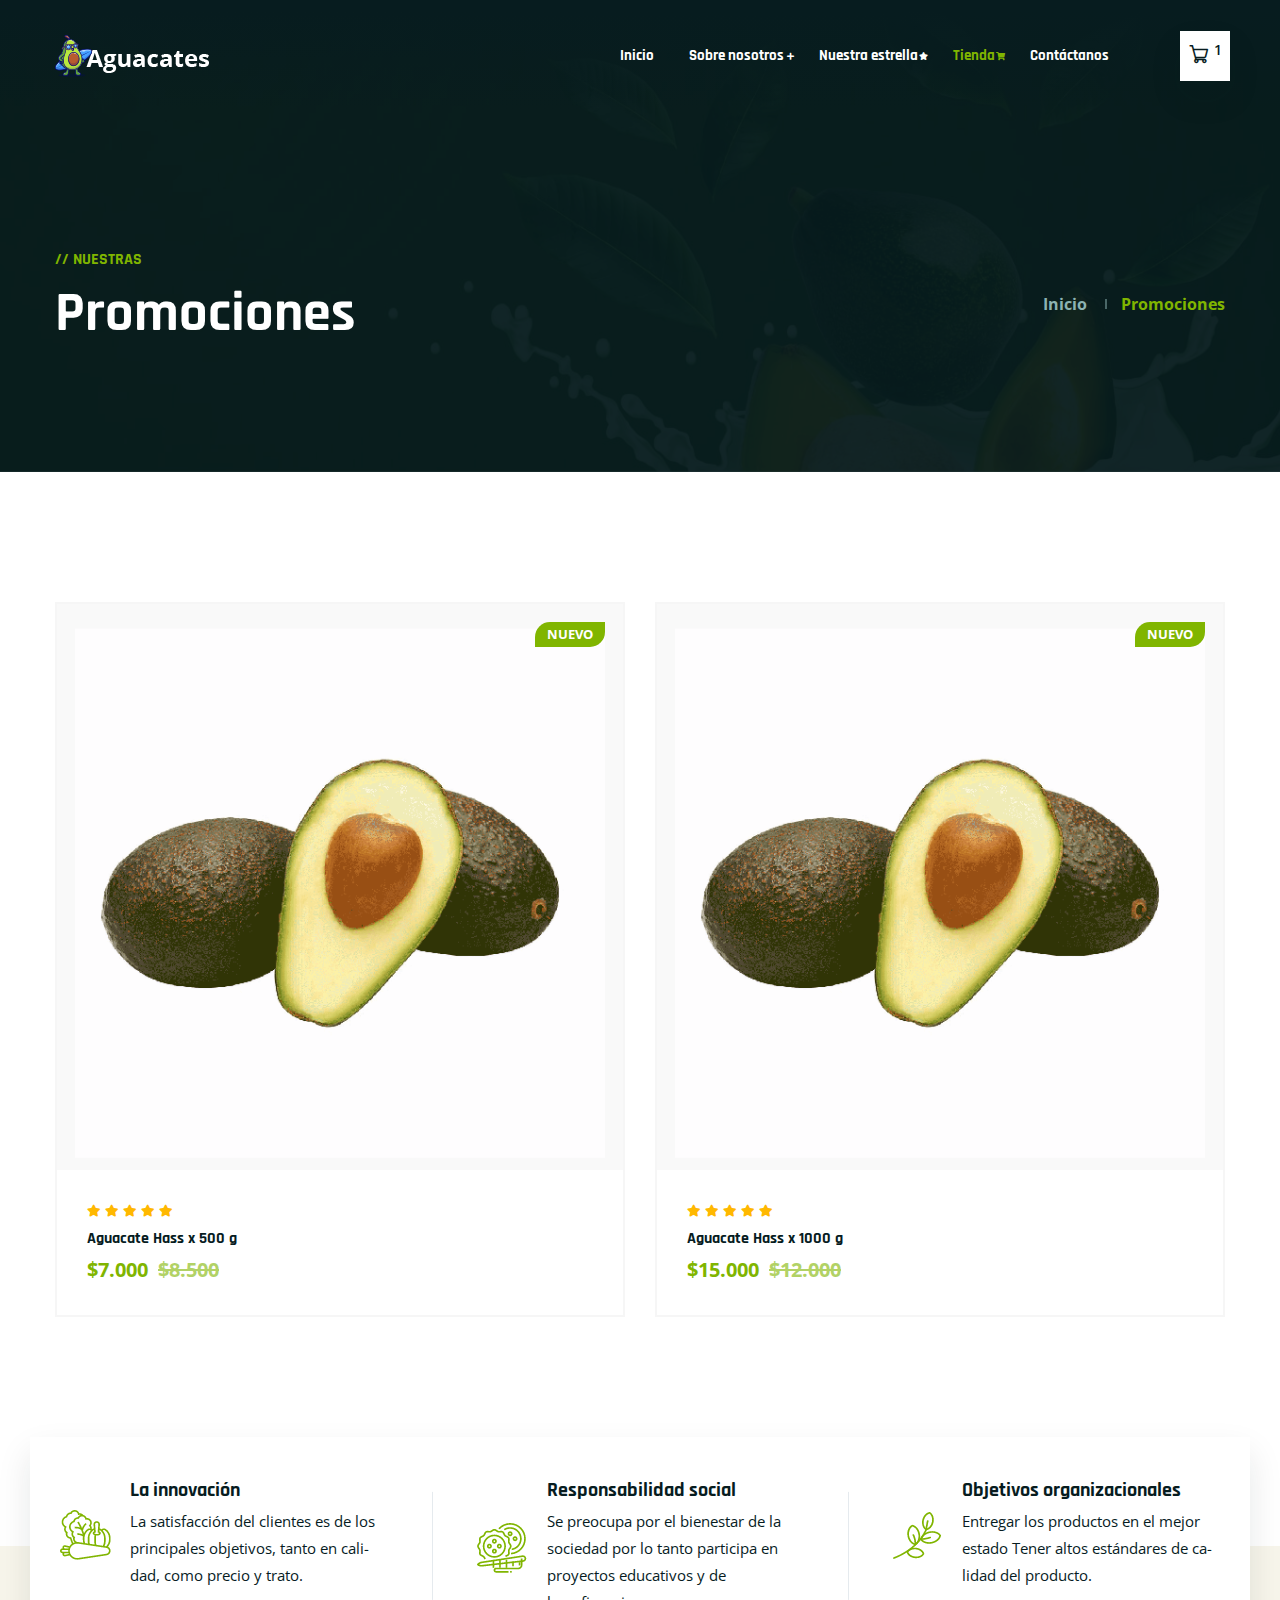
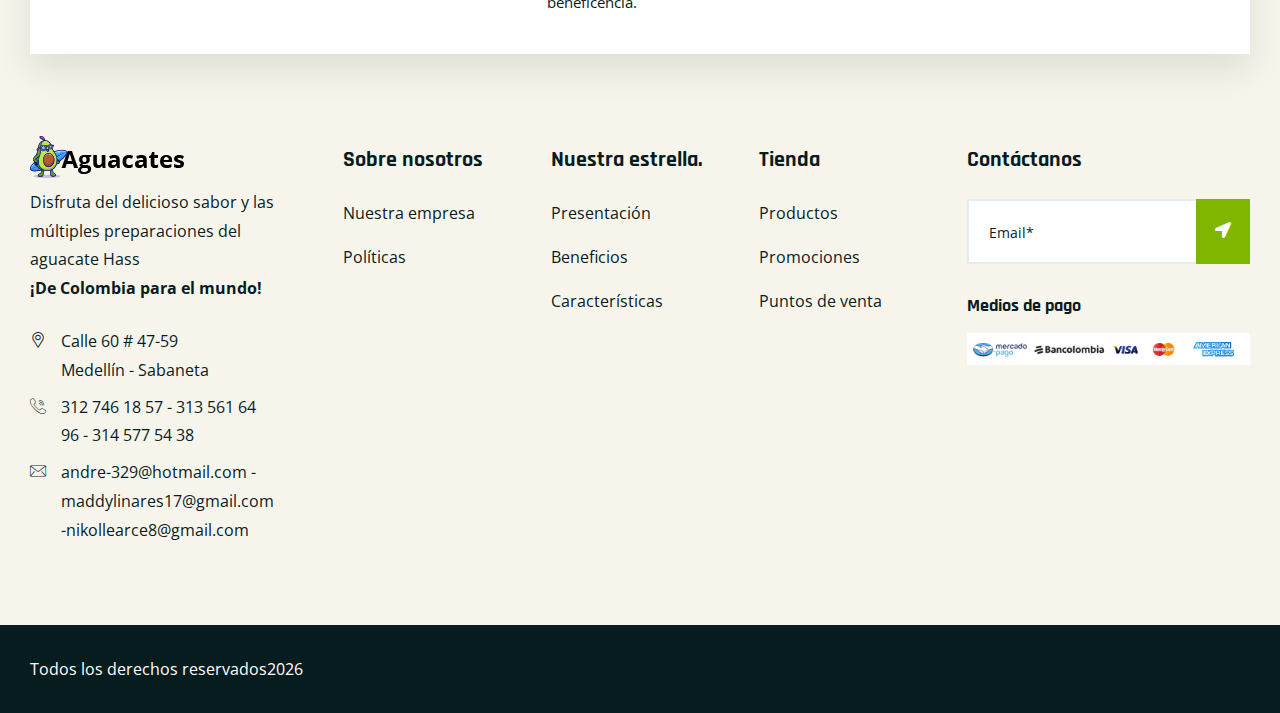
<file: promociones.html>
<!doctype html>
<html class="no-js" lang="es-CO">

<head>
    <meta charset="utf-8">
    <meta http-equiv="x-ua-compatible" content="ie=edge">
    <title>Aguacates Hass</title>
    <meta name="robots" content="noindex, follow" />
    <meta name="description" content="">
    <meta name="viewport" content="width=device-width, initial-scale=1, shrink-to-fit=no">

    <!-- Place favicon.png in the root directory -->
    <link rel="shortcut icon" href="img/favicon.png" type="image/x-icon" />
    <!-- Font Icons css -->
    <link rel="stylesheet" href="css/font-icons.css">
    <!-- plugins css -->
    <link rel="stylesheet" href="css/plugins.css">
    <!-- Main Stylesheet -->
    <link rel="stylesheet" href="css/style.css">
    <!-- Responsive css -->
    <link rel="stylesheet" href="css/responsive.css">
</head>

<body>
    <!--[if lte IE 9]>
        <p class="browserupgrade">You are using an <strong>outdated</strong> browser. Please <a href="https://browsehappy.com/">upgrade your browser</a> to improve your experience and security.</p>
    <![endif]-->

    <!-- Add your site or application content here -->

<!-- Body main wrapper start -->
<div class="body-wrapper">

    <!-- HEADER AREA START (header-5) -->
    <header class="ltn__header-area ltn__header-5 ltn__header-transparent gradient-color-2">
        <!-- ltn__header-middle-area start -->
        <div class="ltn__header-middle-area ltn__header-sticky ltn__sticky-bg-black plr--9---">
            <div class="container">
                <div class="row">
                    <div class="col">
                        <div class="site-logo-wrap">
                            <div class="site-logo">
                                <a href="index.html"><img src="img/logo-2.png" alt="Logo"></a>
                            </div>
                        </div>
                    </div>
                    <div class="col header-menu-column menu-color-white">
                        <div class="header-menu d-none d-xl-block">
                            <nav>
                                <div class="ltn__main-menu">
                                    <ul>
                                        <li><a href="index.html">Inicio</a>
                                        </li>
                                        <li class="menu-icon"><a href="#">Sobre nosotros</a>
                                            <ul>
                                                <li><a href="sobre.html">Nuestra empresa</a></li>
                                                <li><a href="politicas.html">Políticas corporativas</a></li>
                                            </ul>
                                        </li>
                                        <li class="menu-icon"><a href="#">Nuestra estrella</a>
                                            <ul>
                                                <li><a href="presentacion.html">Presentación</a></li>
                                                <li><a href="beneficios.html">Beneficios</a></li>
                                                <li><a href="caracteristicas.html">Características</a></li>
                                            </ul>
                                        </li>
                                        <li class="menu-icon active"><a href="#">Tienda</a>
                                            <ul>
                                                <li><a href="productos.html">Productos</a></li>
                                                <li class="active"><a href="promociones.html">Promociones</a></li>
                                                <li><a href="puntos.html">Puntos de venta</a></li>
                                            </ul>
                                        </li>
                                        <li><a href="contactenos.html">Contáctanos</a></li>
                                    </ul>
                                </div>
                            </nav>
                        </div>
                    </div>
                    <div class="ltn__header-options ltn__header-options-2">
                        <!-- mini-cart -->
                        <div class="mini-cart-icon">
                            <a href="#ltn__utilize-cart-menu" class="ltn__utilize-toggle">
                                <i class="icon-shopping-cart"></i>
                                <sup>1</sup>
                            </a>
                        </div>
                        <!-- mini-cart -->
                        <!-- Mobile Menu Button -->
                        <div class="mobile-menu-toggle d-xl-none">
                            <a href="#ltn__utilize-mobile-menu" class="ltn__utilize-toggle">
                                <svg viewBox="0 0 800 600">
                                    <path d="M300,220 C300,220 520,220 540,220 C740,220 640,540 520,420 C440,340 300,200 300,200" id="top"></path>
                                    <path d="M300,320 L540,320" id="middle"></path>
                                    <path d="M300,210 C300,210 520,210 540,210 C740,210 640,530 520,410 C440,330 300,190 300,190" id="bottom" transform="translate(480, 320) scale(1, -1) translate(-480, -318) "></path>
                                </svg>
                            </a>
                        </div>
                    </div>
                </div>
            </div>
        </div>
        <!-- ltn__header-middle-area end -->
    </header>
    <!-- HEADER AREA END -->
    
    <!-- Utilize Cart Menu Start -->
    <div id="ltn__utilize-cart-menu" class="ltn__utilize ltn__utilize-cart-menu">
        <div class="ltn__utilize-menu-inner ltn__scrollbar">
            <div class="ltn__utilize-menu-head">
                <span class="ltn__utilize-menu-title">Carrito</span>
                <button class="ltn__utilize-close">×</button>
            </div>
            <div class="mini-cart-product-area ltn__scrollbar">
                <div class="mini-cart-item clearfix">
                    <div class="mini-cart-img">
                        <a href="#"><img src="img/product/4.png" alt="Image"></a>
                        <span class="mini-cart-item-delete"><i class="icon-cancel"></i></span>
                    </div>
                    <div class="mini-cart-info">
                        <h6><a href="#">Aguacate Hass</a></h6>
                        <span class="mini-cart-quantity">1 x $5.000</span>
                    </div>
                </div>
            </div>
            <div class="mini-cart-footer">
                <div class="mini-cart-sub-total">
                    <h5>Subtotal: <span>$5.000</span></h5>
                </div>
                <p>Envios gratis a partir de $100.000 COP!</p>
            </div>

        </div>
    </div>
    <!-- Utilize Cart Menu End -->

    <!-- Utilize Mobile Menu Start -->
    <div id="ltn__utilize-mobile-menu" class="ltn__utilize ltn__utilize-mobile-menu">
        <div class="ltn__utilize-menu-inner ltn__scrollbar">
            <div class="ltn__utilize-menu-head">
                <div class="site-logo">
                    <a href="index.html"><img src="img/logo.png" alt="Logo"></a>
                </div>
                <button class="ltn__utilize-close">×</button>
            </div>
            <div class="ltn__utilize-menu">
                <ul>
                    <li><a href="index.html">Inicio</a></li>
                    <li><a href="#">Sobre nosotros</a>
                        <ul class="sub-menu">
                            <li><a href="sobre.html">Nuestra empresa</a></li>
                            <li><a href="politicas.html">Políticas corporativas</a></li>
                        </ul>
                    </li>
                    <li><a href="#">Nuestra estrella</a>
                        <ul class="sub-menu">
                            <li><a href="presentacion.html">Presentación</a></li>
                            <li><a href="beneficios.html">Beneficios</a></li>
                            <li><a href="caracteristicas.html">Características</a></li>
                        </ul>
                    </li>
                    <li><a href="#">Tienda</a>
                        <ul class="sub-menu">
                            <li><a href="productos.html">Productos</a></li>
                            <li><a href="promociones.html">Promociones</a></li>
                            <li><a href="puntos.html">Puntos de venta</a></li>
                        </ul>
                    </li>
                    <li><a href="contactenos.html">Contáctanos</a></li>
                </ul>
            </div>
            <div class="ltn__utilize-buttons ltn__utilize-buttons-2">
                <ul>
                    <li>
                        <a href="carrito.html" title="Shoping Cart">
                            <span class="utilize-btn-icon">
                                <i class="fas fa-shopping-cart"></i>
                                <sup>1</sup>
                            </span>
                            Carrito
                        </a>
                    </li>
                </ul>
            </div>
        </div>
    </div>
    <!-- Utilize Mobile Menu End -->

    <div class="ltn__utilize-overlay"></div>

    <!-- BREADCRUMB AREA START -->
    <div class="ltn__breadcrumb-area ltn__breadcrumb-area-2 ltn__breadcrumb-color-white bg-overlay-theme-black-90 bg-image" data-bg="img/bg/5.jpg">
        <div class="container">
            <div class="row">
                <div class="col-lg-12">
                    <div class="ltn__breadcrumb-inner ltn__breadcrumb-inner-2 justify-content-between">
                        <div class="section-title-area ltn__section-title-2">
                            <h6 class="section-subtitle ltn__secondary-color">//  Nuestras</h6>
                            <h1 class="section-title white-color">Promociones</h1>
                        </div>
                        <div class="ltn__breadcrumb-list">
                            <ul>
                                <li><a href="index.html">Inicio</a></li>
                                <li>Promociones</li>
                            </ul>
                        </div>
                    </div>
                </div>
            </div>
        </div>
    </div>
    <!-- BREADCRUMB AREA END -->

    <!-- PRODUCT AREA START (product-item-3) -->
    <div class="ltn__product-area ltn__product-gutter pt-10 pb-70">
        <div class="container">
            <div class="row ltn__tab-product-slider-one-active--- slick-arrow-1">
                <!-- ltn__product-item -->
                <div class="col-lg-6 col-md-6 col-sm-6 col-6">
                    <div class="ltn__product-item ltn__product-item-3 text-left">
                        <div class="product-img">
                            <a href="detalle-producto.html"><img src="img/product/4.png" alt="#"></a>
                            <div class="product-badge">
                                <ul>
                                    <li class="sale-badge">Nuevo</li>
                                </ul>
                            </div>
                        </div>
                        <div class="product-info">
                            <div class="product-ratting">
                                <ul>
                                    <li><a href="#"><i class="fas fa-star"></i></a></li>
                                    <li><a href="#"><i class="fas fa-star"></i></a></li>
                                    <li><a href="#"><i class="fas fa-star"></i></a></li>
                                    <li><a href="#"><i class="fas fa-star"></i></a></li>
                                    <li><a href="#"><i class="fas fa-star"></i></a></li>
                                </ul>
                            </div>
                            <h2 class="product-title"><a href="detalle-producto.html">Aguacate Hass x 500 g</a></h2>
                            <div class="product-price">
                                <span>$7.000</span>
                                <del>$8.500</del>
                            </div>
                        </div>
                    </div>
                </div>
                <!-- ltn__product-item -->
                <div class="col-lg-6 col-md-6 col-sm-6 col-6">
                    <div class="ltn__product-item ltn__product-item-3 text-left">
                        <div class="product-img">
                            <a href="detalle-producto.html"><img src="img/product/4.png" alt="#"></a>
                            <div class="product-badge">
                                <ul>
                                    <li class="sale-badge">Nuevo</li>
                                </ul>
                            </div>
                        </div>
                        <div class="product-info">
                            <div class="product-ratting">
                                <ul>
                                    <li><a href="#"><i class="fas fa-star"></i></a></li>
                                    <li><a href="#"><i class="fas fa-star"></i></a></li>
                                    <li><a href="#"><i class="fas fa-star"></i></a></li>
                                    <li><a href="#"><i class="fas fa-star"></i></a></li>
                                    <li><a href="#"><i class="fas fa-star"></i></a></li>
                                </ul>
                            </div>
                            <h2 class="product-title"><a href="detalle-producto.html">Aguacate Hass x 1000 g</a></h2>
                            <div class="product-price">
                                <span>$15.000</span>
                                <del>$12.000</del>
                            </div>
                        </div>
                    </div>
                </div>
            </div>
        </div>
    </div>
    <!-- PRODUCT AREA END -->

    <!-- FEATURE AREA START ( Feature - 3) -->
    <div class="ltn__feature-area before-bg-bottom-2 mb--30--- plr--5">
        <div class="container-fluid">
            <div class="row">
                <div class="col-lg-12">
                    <div class="ltn__feature-item-box-wrap ltn__border-between-column white-bg">
                        <div class="row">
                            <div class="col-xl-4 col-md-6 col-12">
                                <div class="ltn__feature-item ltn__feature-item-8">
                                    <div class="ltn__feature-icon">
                                        <img src="img/icons/icon-img/11.png" alt="#">
                                    </div>
                                    <div class="ltn__feature-info">
                                        <h4>La innovación</h4>
                                        <p>La satisfacción del clientes es de los principales objetivos, tanto en calidad, como precio y trato.</p>
                                    </div>
                                </div>
                            </div>
                            <div class="col-xl-4 col-md-6 col-12">
                                <div class="ltn__feature-item ltn__feature-item-8">
                                    <div class="ltn__feature-icon">
                                        <img src="img/icons/icon-img/12.png" alt="#">
                                    </div>
                                    <div class="ltn__feature-info">
                                        <h4>Responsabilidad social</h4>
                                        <p>Se preocupa por el bienestar de la sociedad por lo tanto participa en proyectos educativos y de beneficencia.</p>
                                    </div>
                                </div>
                            </div>
                            <div class="col-xl-4 col-md-6 col-12">
                                <div class="ltn__feature-item ltn__feature-item-8">
                                    <div class="ltn__feature-icon">
                                        <img src="img/icons/icon-img/13.png" alt="#">
                                    </div>
                                    <div class="ltn__feature-info">
                                        <h4>Objetivos organizacionales</h4>
                                        <p>Entregar los productos en el mejor estado Tener altos estándares de calidad del producto.</p>
                                    </div>
                                </div>
                            </div>
                        </div>
                    </div>
                </div>
            </div>
        </div>
    </div>
    <!-- FEATURE AREA END -->

    <!-- FOOTER AREA START -->
    <footer class="ltn__footer-area  ">
        <div class="footer-top-area  section-bg-1 plr--5">
            <div class="container-fluid">
                <div class="row">
                    <div class="col-xl-3 col-md-6 col-sm-6 col-12">
                        <div class="footer-widget footer-about-widget">
                            <div class="footer-logo">
                                <div class="site-logo">
                                    <img src="img/logo.png" alt="Logo">
                                </div>
                            </div>
                            <p>Disfruta del delicioso sabor y las múltiples preparaciones del aguacate Hass <br><strong>¡De Colombia para el mundo!</strong></p>
                            <div class="footer-address">
                                <ul>
                                    <li>
                                        <div class="footer-address-icon">
                                            <i class="icon-placeholder"></i>
                                        </div>
                                        <div class="footer-address-info">
                                            <p>Calle 60 # 47-59 <br> Medellín - Sabaneta</p>
                                        </div>
                                    </li>
                                    <li>
                                        <div class="footer-address-icon">
                                            <i class="icon-call"></i>
                                        </div>
                                        <div class="footer-address-info">
                                            <p><a href="tel:+0123-456789">312 746 18 57 - 313 561 64 96 - 314 577 54 38
                                            </a></p>
                                        </div>
                                    </li>
                                    <li>
                                        <div class="footer-address-icon">
                                            <i class="icon-mail"></i>
                                        </div>
                                        <div class="footer-address-info">
                                            <p><a href="mailto:example@example.com">andre-329@hotmail.com - maddylinares17@gmail.com -nikollearce8@gmail.com</a></p>
                                        </div>
                                    </li>
                                </ul>
                            </div>
                        </div>
                    </div>
                    <div class="col-xl-2 col-md-6 col-sm-6 col-12">
                        <div class="footer-widget footer-menu-widget clearfix">
                            <h4 class="footer-title">Sobre nosotros</h4>
                            <div class="footer-menu">
                                <ul>
                                    <li><a href="sobre.html">Nuestra empresa</a></li>
                                    <li><a href="politicas.html">Políticas</a></li>
                                </ul>
                            </div>
                        </div>
                    </div>
                    <div class="col-xl-2 col-md-6 col-sm-6 col-12">
                        <div class="footer-widget footer-menu-widget clearfix">
                            <h4 class="footer-title">Nuestra estrella.</h4>
                            <div class="footer-menu">
                                <ul>
                                    <li><a href="presentacion.html">Presentación</a></li>
                                    <li><a href="shop-grid.html">Beneficios</a></li>
                                    <li><a href="shop-left-sidebar.html">Características</a></li>
                                </ul>
                            </div>
                        </div>
                    </div>
                    <div class="col-xl-2 col-md-6 col-sm-6 col-12">
                        <div class="footer-widget footer-menu-widget clearfix">
                            <h4 class="footer-title">Tienda</h4>
                            <div class="footer-menu">
                                <ul>
                                    <li><a href="blog.html">Productos</a></li>
                                    <li><a href="blog-grid.html">Promociones</a></li>
                                    <li><a href="blog-left-sidebar.html">Puntos de venta</a></li>
                                </ul>
                            </div>
                        </div>
                    </div>
                    <div class="col-xl-3 col-md-6 col-sm-12 col-12">
                        <div class="footer-widget footer-newsletter-widget">
                            <h4 class="footer-title">Contáctanos</h4>
                            <div class="footer-newsletter">
                                <form action="#">
                                    <input type="email" name="email" placeholder="Email*">
                                    <div class="btn-wrapper">
                                        <button class="theme-btn-1 btn" type="submit"><i class="fas fa-location-arrow"></i></button>
                                    </div>
                                </form>
                            </div>
                            <h5 class="mt-30">Medios de pago</h5>
                            <img src="img/icons/payment-4.png" alt="Payment Image">
                        </div>
                    </div>
                </div>
            </div>
        </div>
        <div class="ltn__copyright-area ltn__copyright-2 section-bg-2  ltn__border-top-2--- plr--5">
            <div class="container-fluid">
                <div class="row">
                    <div class="col-md-6 col-12">
                        <div class="ltn__copyright-design clearfix">
                            <p>Todos los derechos reservados<span class="current-year"></span></p>
                        </div>
                    </div>
                </div>
            </div>
        </div>
    </footer>
    <!-- FOOTER AREA END -->
</div>
<!-- Body main wrapper end -->

    <!-- preloader area start -->
    <div class="preloader d-none" id="preloader">
        <div class="preloader-inner">
            <div class="spinner">
                <div class="dot1"></div>
                <div class="dot2"></div>
            </div>
        </div>
    </div>
    <!-- preloader area end -->

    <!-- All JS Plugins -->
    <script src="js/plugins.js"></script>
    <!-- Main JS -->
    <script src="js/main.js"></script>
  
</body>
</html>
</file>
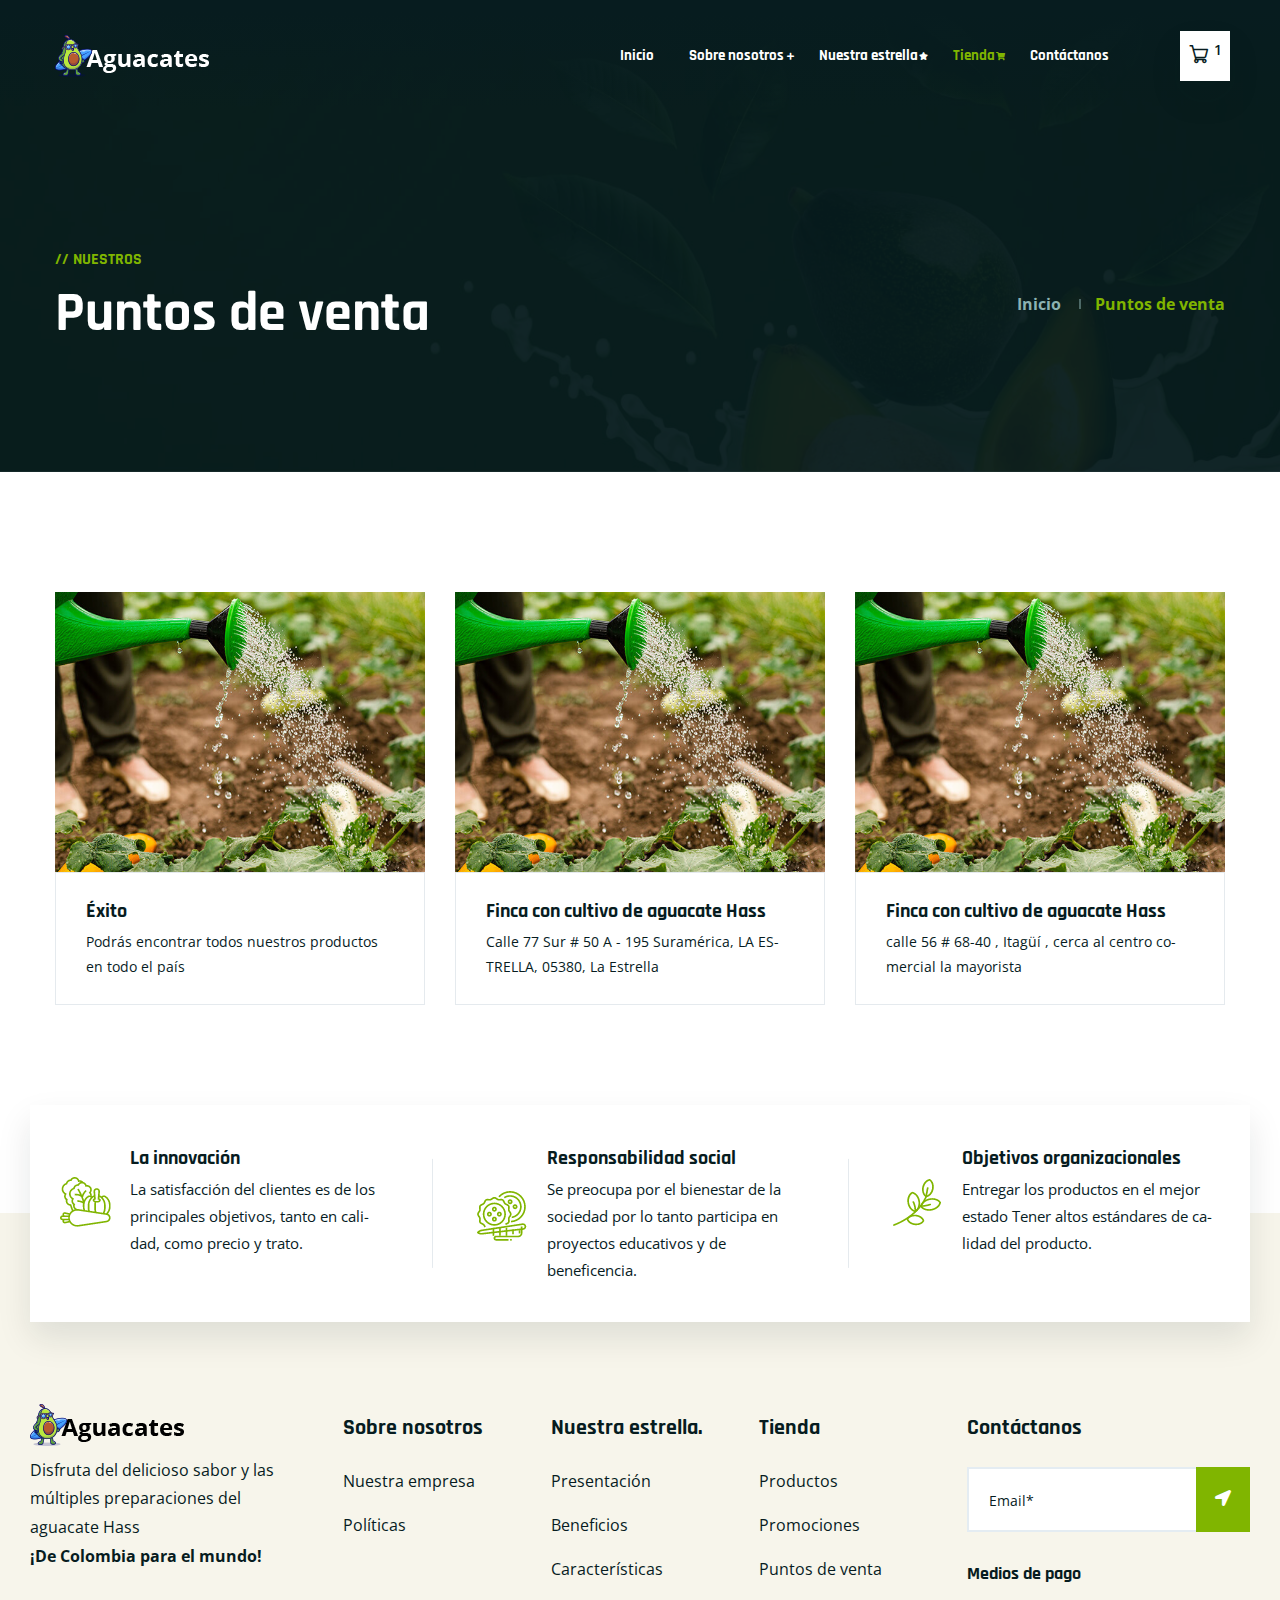
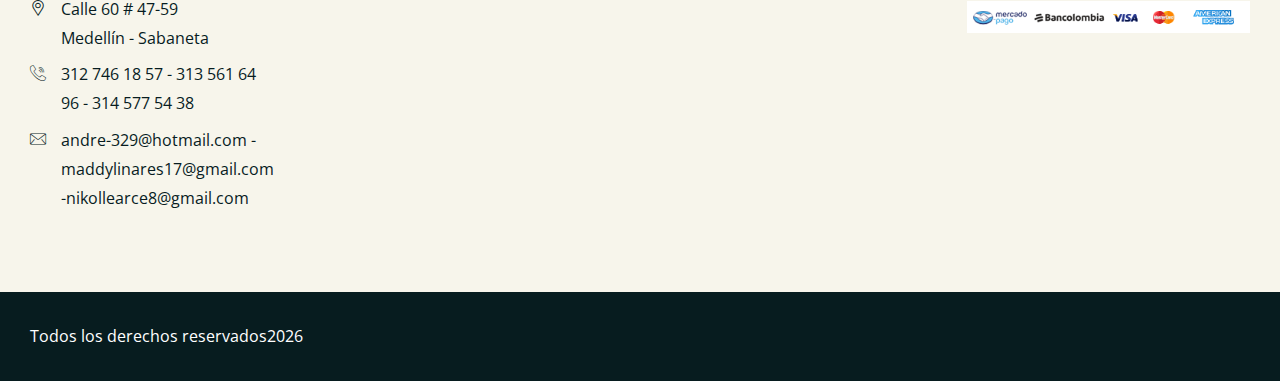
<file: puntos.html>
<!doctype html>
<html class="no-js" lang="es-CO">

<head>
    <meta charset="utf-8">
    <meta http-equiv="x-ua-compatible" content="ie=edge">
    <title>Aguacates Hass</title>
    <meta name="robots" content="noindex, follow" />
    <meta name="description" content="">
    <meta name="viewport" content="width=device-width, initial-scale=1, shrink-to-fit=no">

    <!-- Place favicon.png in the root directory -->
    <link rel="shortcut icon" href="img/favicon.png" type="image/x-icon" />
    <!-- Font Icons css -->
    <link rel="stylesheet" href="css/font-icons.css">
    <!-- plugins css -->
    <link rel="stylesheet" href="css/plugins.css">
    <!-- Main Stylesheet -->
    <link rel="stylesheet" href="css/style.css">
    <!-- Responsive css -->
    <link rel="stylesheet" href="css/responsive.css">
</head>

<body>
    <!--[if lte IE 9]>
        <p class="browserupgrade">You are using an <strong>outdated</strong> browser. Please <a href="https://browsehappy.com/">upgrade your browser</a> to improve your experience and security.</p>
    <![endif]-->

    <!-- Add your site or application content here -->

<!-- Body main wrapper start -->
<div class="body-wrapper">

    <!-- HEADER AREA START (header-5) -->
    <header class="ltn__header-area ltn__header-5 ltn__header-transparent gradient-color-2">
        <!-- ltn__header-middle-area start -->
        <div class="ltn__header-middle-area ltn__header-sticky ltn__sticky-bg-black plr--9---">
            <div class="container">
                <div class="row">
                    <div class="col">
                        <div class="site-logo-wrap">
                            <div class="site-logo">
                                <a href="index.html"><img src="img/logo-2.png" alt="Logo"></a>
                            </div>
                        </div>
                    </div>
                    <div class="col header-menu-column menu-color-white">
                        <div class="header-menu d-none d-xl-block">
                            <nav>
                                <div class="ltn__main-menu">
                                    <ul>
                                        <li><a href="index.html">Inicio</a>
                                        </li>
                                        <li class="menu-icon"><a href="#">Sobre nosotros</a>
                                            <ul>
                                                <li><a href="sobre.html">Nuestra empresa</a></li>
                                                <li><a href="politicas.html">Políticas corporativas</a></li>
                                            </ul>
                                        </li>
                                        <li class="menu-icon"><a href="#">Nuestra estrella</a>
                                            <ul>
                                                <li><a href="presentacion.html">Presentación</a></li>
                                                <li><a href="beneficios.html">Beneficios</a></li>
                                                <li><a href="caracteristicas.html">Características</a></li>
                                            </ul>
                                        </li>
                                        <li class="menu-icon active"><a href="#">Tienda</a>
                                            <ul>
                                                <li><a href="productos.html">Productos</a></li>
                                                <li><a href="promociones.html">Promociones</a></li>
                                                <li class="active"><a href="puntos.html">Puntos de venta</a></li>
                                            </ul>
                                        </li>
                                        <li><a href="contactenos.html">Contáctanos</a></li>
                                    </ul>
                                </div>
                            </nav>
                        </div>
                    </div>
                    <div class="ltn__header-options ltn__header-options-2">
                        <!-- mini-cart -->
                        <div class="mini-cart-icon">
                            <a href="#ltn__utilize-cart-menu" class="ltn__utilize-toggle">
                                <i class="icon-shopping-cart"></i>
                                <sup>1</sup>
                            </a>
                        </div>
                        <!-- mini-cart -->
                        <!-- Mobile Menu Button -->
                        <div class="mobile-menu-toggle d-xl-none">
                            <a href="#ltn__utilize-mobile-menu" class="ltn__utilize-toggle">
                                <svg viewBox="0 0 800 600">
                                    <path d="M300,220 C300,220 520,220 540,220 C740,220 640,540 520,420 C440,340 300,200 300,200" id="top"></path>
                                    <path d="M300,320 L540,320" id="middle"></path>
                                    <path d="M300,210 C300,210 520,210 540,210 C740,210 640,530 520,410 C440,330 300,190 300,190" id="bottom" transform="translate(480, 320) scale(1, -1) translate(-480, -318) "></path>
                                </svg>
                            </a>
                        </div>
                    </div>
                </div>
            </div>
        </div>
        <!-- ltn__header-middle-area end -->
    </header>
    <!-- HEADER AREA END -->
    
    <!-- Utilize Cart Menu Start -->
    <div id="ltn__utilize-cart-menu" class="ltn__utilize ltn__utilize-cart-menu">
        <div class="ltn__utilize-menu-inner ltn__scrollbar">
            <div class="ltn__utilize-menu-head">
                <span class="ltn__utilize-menu-title">Carrito</span>
                <button class="ltn__utilize-close">×</button>
            </div>
            <div class="mini-cart-product-area ltn__scrollbar">
                <div class="mini-cart-item clearfix">
                    <div class="mini-cart-img">
                        <a href="#"><img src="img/product/4.png" alt="Image"></a>
                        <span class="mini-cart-item-delete"><i class="icon-cancel"></i></span>
                    </div>
                    <div class="mini-cart-info">
                        <h6><a href="#">Aguacate Hass</a></h6>
                        <span class="mini-cart-quantity">1 x $5.000</span>
                    </div>
                </div>
            </div>
            <div class="mini-cart-footer">
                <div class="mini-cart-sub-total">
                    <h5>Subtotal: <span>$5.000</span></h5>
                </div>
                <p>Envios gratis a partir de $100.000 COP!</p>
            </div>

        </div>
    </div>
    <!-- Utilize Cart Menu End -->

    <!-- Utilize Mobile Menu Start -->
    <div id="ltn__utilize-mobile-menu" class="ltn__utilize ltn__utilize-mobile-menu">
        <div class="ltn__utilize-menu-inner ltn__scrollbar">
            <div class="ltn__utilize-menu-head">
                <div class="site-logo">
                    <a href="index.html"><img src="img/logo.png" alt="Logo"></a>
                </div>
                <button class="ltn__utilize-close">×</button>
            </div>
            <div class="ltn__utilize-menu">
                <ul>
                    <li><a href="index.html">Inicio</a></li>
                    <li><a href="#">Sobre nosotros</a>
                        <ul class="sub-menu">
                            <li><a href="sobre.html">Nuestra empresa</a></li>
                            <li><a href="politicas.html">Políticas corporativas</a></li>
                        </ul>
                    </li>
                    <li><a href="#">Nuestra estrella</a>
                        <ul class="sub-menu">
                            <li><a href="presentacion.html">Presentación</a></li>
                            <li><a href="beneficios.html">Beneficios</a></li>
                            <li><a href="caracteristicas.html">Características</a></li>
                        </ul>
                    </li>
                    <li><a href="#">Tienda</a>
                        <ul class="sub-menu">
                            <li><a href="productos.html">Productos</a></li>
                            <li><a href="promociones.html">Promociones</a></li>
                            <li><a href="puntos.html">Puntos de venta</a></li>
                        </ul>
                    </li>
                    <li><a href="contactenos.html">Contáctanos</a></li>
                </ul>
            </div>
            <div class="ltn__utilize-buttons ltn__utilize-buttons-2">
                <ul>
                    <li>
                        <a href="carrito.html" title="Shoping Cart">
                            <span class="utilize-btn-icon">
                                <i class="fas fa-shopping-cart"></i>
                                <sup>1</sup>
                            </span>
                            Carrito
                        </a>
                    </li>
                </ul>
            </div>
        </div>
    </div>
    <!-- Utilize Mobile Menu End -->

    <div class="ltn__utilize-overlay"></div>

    <!-- BREADCRUMB AREA START -->
    <div class="ltn__breadcrumb-area ltn__breadcrumb-area-2 ltn__breadcrumb-color-white bg-overlay-theme-black-90 bg-image" data-bg="img/bg/5.jpg">
        <div class="container">
            <div class="row">
                <div class="col-lg-12">
                    <div class="ltn__breadcrumb-inner ltn__breadcrumb-inner-2 justify-content-between">
                        <div class="section-title-area ltn__section-title-2">
                            <h6 class="section-subtitle ltn__secondary-color">//  Nuestros</h6>
                            <h1 class="section-title white-color">Puntos de venta</h1>
                        </div>
                        <div class="ltn__breadcrumb-list">
                            <ul>
                                <li><a href="index.html">Inicio</a></li>
                                <li>Puntos de venta</li>
                            </ul>
                        </div>
                    </div>
                </div>
            </div>
        </div>
    </div>
    <!-- BREADCRUMB AREA END -->

    <!-- Gallery area start -->
    <div class="ltn__gallery-area mb-70">
        <div class="container">
            <!--Portfolio Wrapper Start-->
            <div class="ltn__gallery-active row ltn__gallery-style-1">
                <div class="ltn__gallery-sizer col-1"></div>

                <!-- gallery-item -->
                <div class="ltn__gallery-item filter_category_3 col-md-4 col-sm-6 col-12">
                    <div class="ltn__gallery-item-inner">
                        <div class="ltn__gallery-item-img">
                            <a href="img/gallery/1.jpg" data-rel="lightcase:myCollection">
                                <img src="img/gallery/1.jpg" alt="Image">
                                <span class="ltn__gallery-action-icon">
                                    <i class="fas fa-search"></i>
                                </span>
                            </a>
                        </div>
                        <div class="ltn__gallery-item-info">
                            <h4><a href="#">Éxito </a></h4>
                            <p>Podrás encontrar todos nuestros productos en todo el país</p>
                        </div>
                    </div>
                </div>
                <!-- gallery-item -->
                <div class="ltn__gallery-item filter_category_3 col-md-4 col-sm-6 col-12">
                    <div class="ltn__gallery-item-inner">
                        <div class="ltn__gallery-item-img">
                            <a href="img/gallery/1.jpg" data-rel="lightcase:myCollection">
                                <img src="img/gallery/1.jpg" alt="Image">
                                <span class="ltn__gallery-action-icon">
                                    <i class="fas fa-search"></i>
                                </span>
                            </a>
                        </div>
                        <div class="ltn__gallery-item-info">
                            <h4><a href="#">Finca con cultivo de aguacate Hass </a></h4>
                            <p>Calle 77 Sur # 50 A - 195 Suramérica, LA ESTRELLA, 05380, La Estrella</p>
                        </div>
                    </div>
                </div>
                <!-- gallery-item -->
                <div class="ltn__gallery-item filter_category_3 col-md-4 col-sm-6 col-12">
                    <div class="ltn__gallery-item-inner">
                        <div class="ltn__gallery-item-img">
                            <a href="img/gallery/1.jpg" data-rel="lightcase:myCollection">
                                <img src="img/gallery/1.jpg" alt="Image">
                                <span class="ltn__gallery-action-icon">
                                    <i class="fas fa-search"></i>
                                </span>
                            </a>
                        </div>
                        <div class="ltn__gallery-item-info">
                            <h4><a href="#">Finca con cultivo de aguacate Hass </a></h4>
                            <p>calle 56  # 68-40  , Itagüí , cerca al centro comercial la mayorista </p>
                        </div>
                    </div>
                </div>
             
            </div>

        </div>
    </div>
    <!-- Gallery area end -->

    <!-- FEATURE AREA START ( Feature - 3) -->
    <div class="ltn__feature-area before-bg-bottom-2 mb--30--- plr--5">
        <div class="container-fluid">
            <div class="row">
                <div class="col-lg-12">
                    <div class="ltn__feature-item-box-wrap ltn__border-between-column white-bg">
                        <div class="row">
                            <div class="col-xl-4 col-md-6 col-12">
                                <div class="ltn__feature-item ltn__feature-item-8">
                                    <div class="ltn__feature-icon">
                                        <img src="img/icons/icon-img/11.png" alt="#">
                                    </div>
                                    <div class="ltn__feature-info">
                                        <h4>La innovación</h4>
                                        <p>La satisfacción del clientes es de los principales objetivos, tanto en calidad, como precio y trato.</p>
                                    </div>
                                </div>
                            </div>
                            <div class="col-xl-4 col-md-6 col-12">
                                <div class="ltn__feature-item ltn__feature-item-8">
                                    <div class="ltn__feature-icon">
                                        <img src="img/icons/icon-img/12.png" alt="#">
                                    </div>
                                    <div class="ltn__feature-info">
                                        <h4>Responsabilidad social</h4>
                                        <p>Se preocupa por el bienestar de la sociedad por lo tanto participa en proyectos educativos y de beneficencia.</p>
                                    </div>
                                </div>
                            </div>
                            <div class="col-xl-4 col-md-6 col-12">
                                <div class="ltn__feature-item ltn__feature-item-8">
                                    <div class="ltn__feature-icon">
                                        <img src="img/icons/icon-img/13.png" alt="#">
                                    </div>
                                    <div class="ltn__feature-info">
                                        <h4>Objetivos organizacionales</h4>
                                        <p>Entregar los productos en el mejor estado Tener altos estándares de calidad del producto.</p>
                                    </div>
                                </div>
                            </div>
                        </div>
                    </div>
                </div>
            </div>
        </div>
    </div>
    <!-- FEATURE AREA END -->

    <!-- FOOTER AREA START -->
    <footer class="ltn__footer-area  ">
        <div class="footer-top-area  section-bg-1 plr--5">
            <div class="container-fluid">
                <div class="row">
                    <div class="col-xl-3 col-md-6 col-sm-6 col-12">
                        <div class="footer-widget footer-about-widget">
                            <div class="footer-logo">
                                <div class="site-logo">
                                    <img src="img/logo.png" alt="Logo">
                                </div>
                            </div>
                            <p>Disfruta del delicioso sabor y las múltiples preparaciones del aguacate Hass <br><strong>¡De Colombia para el mundo!</strong></p>
                            <div class="footer-address">
                                <ul>
                                    <li>
                                        <div class="footer-address-icon">
                                            <i class="icon-placeholder"></i>
                                        </div>
                                        <div class="footer-address-info">
                                            <p>Calle 60 # 47-59 <br> Medellín - Sabaneta</p>
                                        </div>
                                    </li>
                                    <li>
                                        <div class="footer-address-icon">
                                            <i class="icon-call"></i>
                                        </div>
                                        <div class="footer-address-info">
                                            <p><a href="tel:+0123-456789">312 746 18 57 - 313 561 64 96 - 314 577 54 38
                                            </a></p>
                                        </div>
                                    </li>
                                    <li>
                                        <div class="footer-address-icon">
                                            <i class="icon-mail"></i>
                                        </div>
                                        <div class="footer-address-info">
                                            <p><a href="mailto:example@example.com">andre-329@hotmail.com - maddylinares17@gmail.com -nikollearce8@gmail.com</a></p>
                                        </div>
                                    </li>
                                </ul>
                            </div>
                        </div>
                    </div>
                    <div class="col-xl-2 col-md-6 col-sm-6 col-12">
                        <div class="footer-widget footer-menu-widget clearfix">
                            <h4 class="footer-title">Sobre nosotros</h4>
                            <div class="footer-menu">
                                <ul>
                                    <li><a href="sobre.html">Nuestra empresa</a></li>
                                    <li><a href="politicas.html">Políticas</a></li>
                                </ul>
                            </div>
                        </div>
                    </div>
                    <div class="col-xl-2 col-md-6 col-sm-6 col-12">
                        <div class="footer-widget footer-menu-widget clearfix">
                            <h4 class="footer-title">Nuestra estrella.</h4>
                            <div class="footer-menu">
                                <ul>
                                    <li><a href="presentacion.html">Presentación</a></li>
                                    <li><a href="shop-grid.html">Beneficios</a></li>
                                    <li><a href="shop-left-sidebar.html">Características</a></li>
                                </ul>
                            </div>
                        </div>
                    </div>
                    <div class="col-xl-2 col-md-6 col-sm-6 col-12">
                        <div class="footer-widget footer-menu-widget clearfix">
                            <h4 class="footer-title">Tienda</h4>
                            <div class="footer-menu">
                                <ul>
                                    <li><a href="blog.html">Productos</a></li>
                                    <li><a href="blog-grid.html">Promociones</a></li>
                                    <li><a href="blog-left-sidebar.html">Puntos de venta</a></li>
                                </ul>
                            </div>
                        </div>
                    </div>
                    <div class="col-xl-3 col-md-6 col-sm-12 col-12">
                        <div class="footer-widget footer-newsletter-widget">
                            <h4 class="footer-title">Contáctanos</h4>
                            <div class="footer-newsletter">
                                <form action="#">
                                    <input type="email" name="email" placeholder="Email*">
                                    <div class="btn-wrapper">
                                        <button class="theme-btn-1 btn" type="submit"><i class="fas fa-location-arrow"></i></button>
                                    </div>
                                </form>
                            </div>
                            <h5 class="mt-30">Medios de pago</h5>
                            <img src="img/icons/payment-4.png" alt="Payment Image">
                        </div>
                    </div>
                </div>
            </div>
        </div>
        <div class="ltn__copyright-area ltn__copyright-2 section-bg-2  ltn__border-top-2--- plr--5">
            <div class="container-fluid">
                <div class="row">
                    <div class="col-md-6 col-12">
                        <div class="ltn__copyright-design clearfix">
                            <p>Todos los derechos reservados<span class="current-year"></span></p>
                        </div>
                    </div>
                </div>
            </div>
        </div>
    </footer>
    <!-- FOOTER AREA END -->
</div>
<!-- Body main wrapper end -->

    <!-- preloader area start -->
    <div class="preloader d-none" id="preloader">
        <div class="preloader-inner">
            <div class="spinner">
                <div class="dot1"></div>
                <div class="dot2"></div>
            </div>
        </div>
    </div>
    <!-- preloader area end -->

    <!-- All JS Plugins -->
    <script src="js/plugins.js"></script>
    <!-- Main JS -->
    <script src="js/main.js"></script>
  
</body>
</html>
</file>
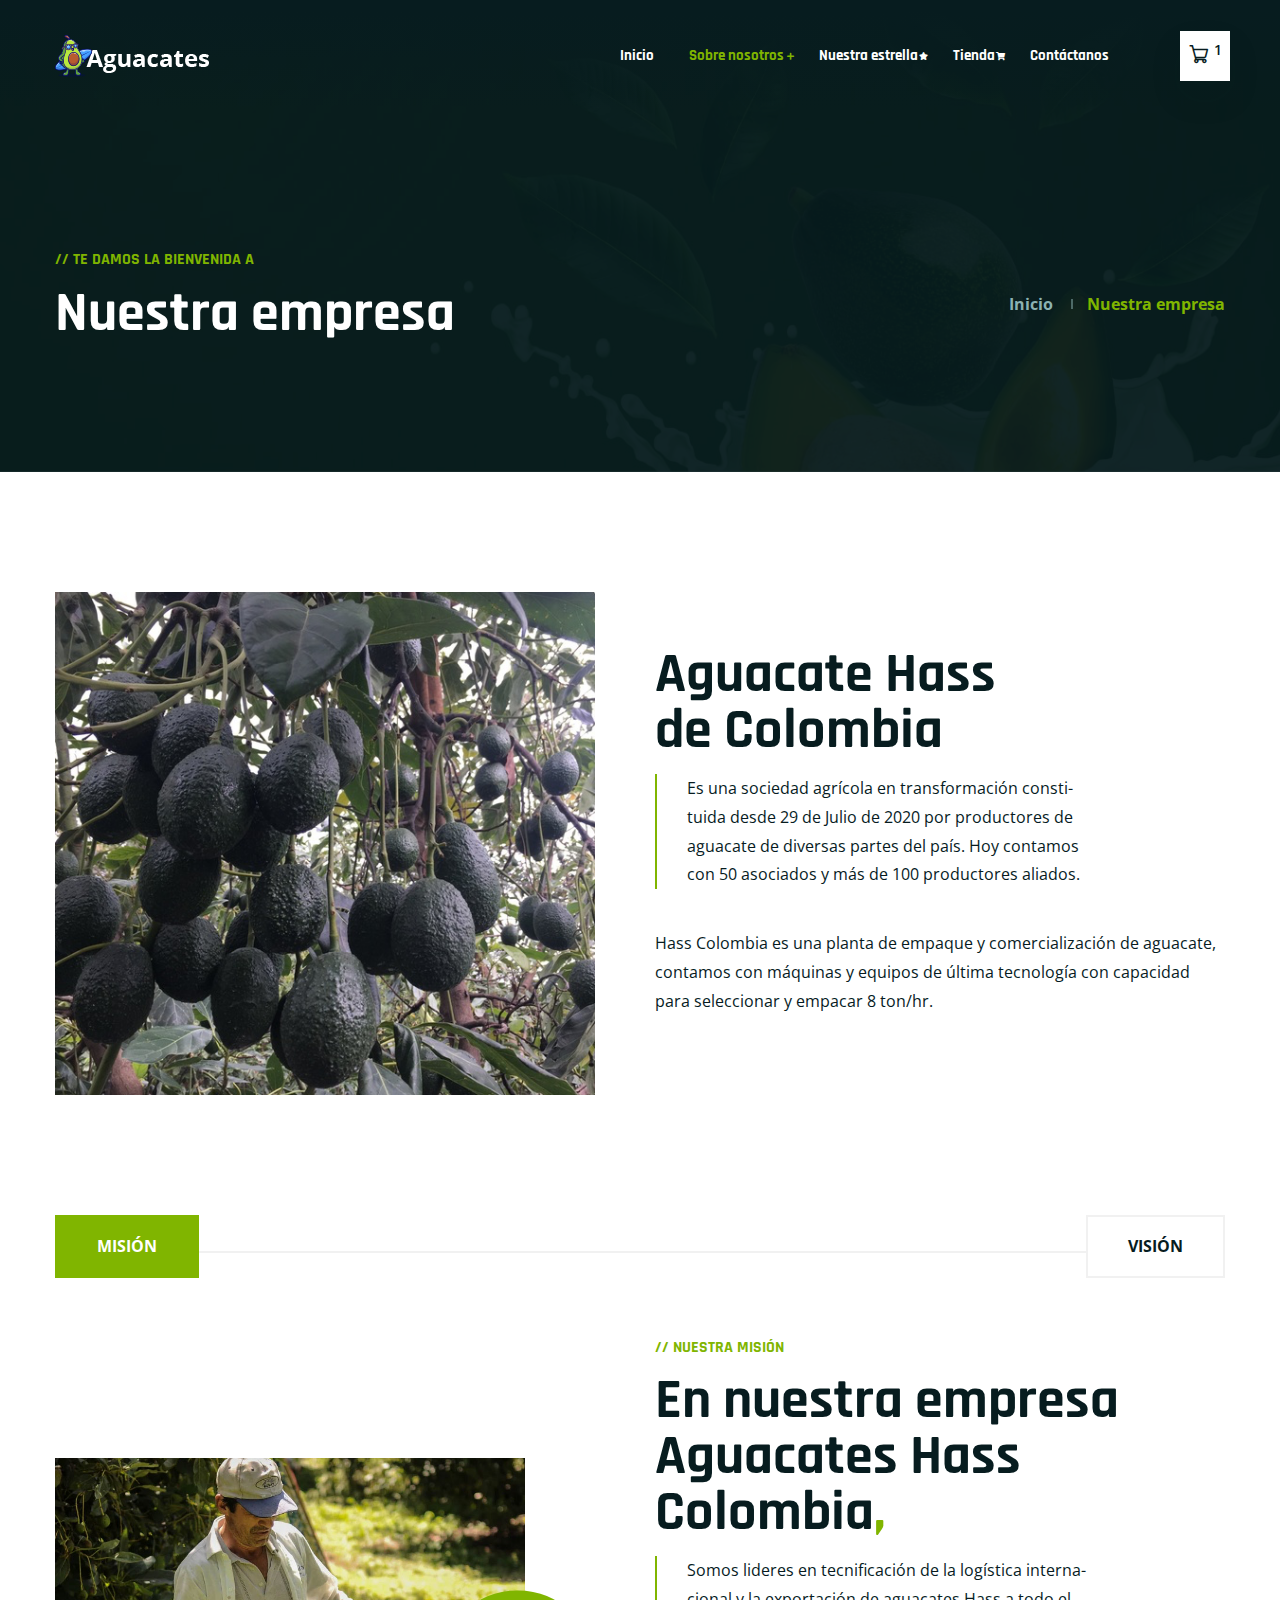
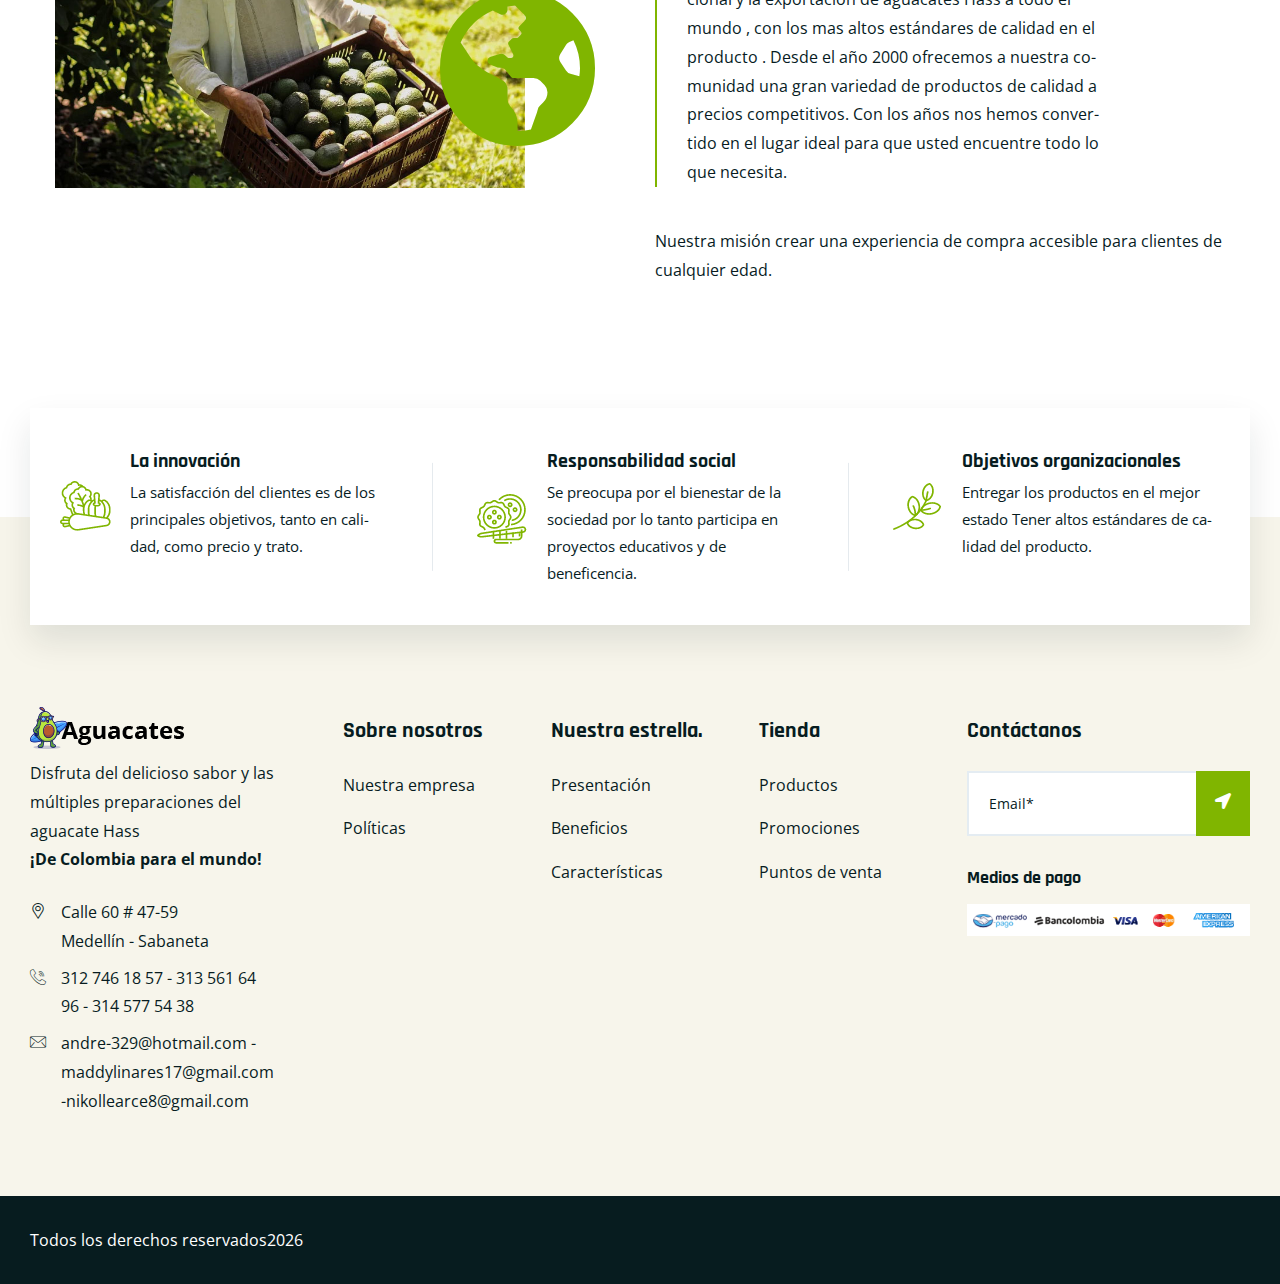
<file: sobre.html>
<!doctype html>
<html class="no-js" lang="es-CO">

<head>
    <meta charset="utf-8">
    <meta http-equiv="x-ua-compatible" content="ie=edge">
    <title>Aguacates Hass</title>
    <meta name="robots" content="noindex, follow" />
    <meta name="description" content="">
    <meta name="viewport" content="width=device-width, initial-scale=1, shrink-to-fit=no">

    <!-- Place favicon.png in the root directory -->
    <link rel="shortcut icon" href="img/favicon.png" type="image/x-icon" />
    <!-- Font Icons css -->
    <link rel="stylesheet" href="css/font-icons.css">
    <!-- plugins css -->
    <link rel="stylesheet" href="css/plugins.css">
    <!-- Main Stylesheet -->
    <link rel="stylesheet" href="css/style.css">
    <!-- Responsive css -->
    <link rel="stylesheet" href="css/responsive.css">
</head>

<body>
    <!--[if lte IE 9]>
        <p class="browserupgrade">You are using an <strong>outdated</strong> browser. Please <a href="https://browsehappy.com/">upgrade your browser</a> to improve your experience and security.</p>
    <![endif]-->

    <!-- Add your site or application content here -->

<!-- Body main wrapper start -->
<div class="body-wrapper">

    <!-- HEADER AREA START (header-5) -->
    <header class="ltn__header-area ltn__header-5 ltn__header-transparent gradient-color-2">
        <!-- ltn__header-middle-area start -->
        <div class="ltn__header-middle-area ltn__header-sticky ltn__sticky-bg-black plr--9---">
            <div class="container">
                <div class="row">
                    <div class="col">
                        <div class="site-logo-wrap">
                            <div class="site-logo">
                                <a href="index.html"><img src="img/logo-2.png" alt="Logo"></a>
                            </div>
                        </div>
                    </div>
                    <div class="col header-menu-column menu-color-white">
                        <div class="header-menu d-none d-xl-block">
                            <nav>
                                <div class="ltn__main-menu">
                                    <ul>
                                        <li><a href="index.html">Inicio</a>
                                        </li>
                                        <li class="menu-icon active"><a href="#">Sobre nosotros</a>
                                            <ul>
                                                <li class="active"><a href="sobre.html">Nuestra empresa</a></li>
                                                <li><a href="politicas.html">Políticas corporativas</a></li>
                                            </ul>
                                        </li>
                                        <li class="menu-icon"><a href="#">Nuestra estrella</a>
                                            <ul>
                                                <li><a href="presentacion.html">Presentación</a></li>
                                                <li><a href="beneficios.html">Beneficios</a></li>
                                                <li><a href="caracteristicas.html">Características</a></li>
                                            </ul>
                                        </li>
                                        <li class="menu-icon"><a href="#">Tienda</a>
                                            <ul>
                                                <li><a href="productos.html">Productos</a></li>
                                                <li><a href="promociones.html">Promociones</a></li>
                                                <li><a href="puntos.html">Puntos de venta</a></li>
                                            </ul>
                                        </li>
                                        <li><a href="contactenos.html">Contáctanos</a></li>
                                    </ul>
                                </div>
                            </nav>
                        </div>
                    </div>
                    <div class="ltn__header-options ltn__header-options-2">
                        <!-- mini-cart -->
                        <div class="mini-cart-icon">
                            <a href="#ltn__utilize-cart-menu" class="ltn__utilize-toggle">
                                <i class="icon-shopping-cart"></i>
                                <sup>1</sup>
                            </a>
                        </div>
                        <!-- mini-cart -->
                        <!-- Mobile Menu Button -->
                        <div class="mobile-menu-toggle d-xl-none">
                            <a href="#ltn__utilize-mobile-menu" class="ltn__utilize-toggle">
                                <svg viewBox="0 0 800 600">
                                    <path d="M300,220 C300,220 520,220 540,220 C740,220 640,540 520,420 C440,340 300,200 300,200" id="top"></path>
                                    <path d="M300,320 L540,320" id="middle"></path>
                                    <path d="M300,210 C300,210 520,210 540,210 C740,210 640,530 520,410 C440,330 300,190 300,190" id="bottom" transform="translate(480, 320) scale(1, -1) translate(-480, -318) "></path>
                                </svg>
                            </a>
                        </div>
                    </div>
                </div>
            </div>
        </div>
        <!-- ltn__header-middle-area end -->
    </header>
    <!-- HEADER AREA END -->
    
    <!-- Utilize Cart Menu Start -->
    <div id="ltn__utilize-cart-menu" class="ltn__utilize ltn__utilize-cart-menu">
        <div class="ltn__utilize-menu-inner ltn__scrollbar">
            <div class="ltn__utilize-menu-head">
                <span class="ltn__utilize-menu-title">Carrito</span>
                <button class="ltn__utilize-close">×</button>
            </div>
            <div class="mini-cart-product-area ltn__scrollbar">
                <div class="mini-cart-item clearfix">
                    <div class="mini-cart-img">
                        <a href="#"><img src="img/product/4.png" alt="Image"></a>
                        <span class="mini-cart-item-delete"><i class="icon-cancel"></i></span>
                    </div>
                    <div class="mini-cart-info">
                        <h6><a href="#">Aguacate Hass</a></h6>
                        <span class="mini-cart-quantity">1 x $5.000</span>
                    </div>
                </div>
            </div>
            <div class="mini-cart-footer">
                <div class="mini-cart-sub-total">
                    <h5>Subtotal: <span>$5.000</span></h5>
                </div>
                <p>Envios gratis a partir de $100.000 COP!</p>
            </div>

        </div>
    </div>
    <!-- Utilize Cart Menu End -->

    <!-- Utilize Mobile Menu Start -->
    <div id="ltn__utilize-mobile-menu" class="ltn__utilize ltn__utilize-mobile-menu">
        <div class="ltn__utilize-menu-inner ltn__scrollbar">
            <div class="ltn__utilize-menu-head">
                <div class="site-logo">
                    <a href="index.html"><img src="img/logo.png" alt="Logo"></a>
                </div>
                <button class="ltn__utilize-close">×</button>
            </div>
            <div class="ltn__utilize-menu">
                <ul>
                    <li><a href="index.html">Inicio</a></li>
                    <li><a href="#">Sobre nosotros</a>
                        <ul class="sub-menu">
                            <li><a href="sobre.html">Nuestra empresa</a></li>
                            <li><a href="politicas.html">Políticas corporativas</a></li>
                        </ul>
                    </li>
                    <li><a href="#">Nuestra estrella</a>
                        <ul class="sub-menu">
                            <li><a href="presentacion.html">Presentación</a></li>
                            <li><a href="beneficios.html">Beneficios</a></li>
                            <li><a href="caracteristicas.html">Características</a></li>
                        </ul>
                    </li>
                    <li><a href="#">Tienda</a>
                        <ul class="sub-menu">
                            <li><a href="productos.html">Productos</a></li>
                            <li><a href="promociones.html">Promociones</a></li>
                            <li><a href="puntos.html">Puntos de venta</a></li>
                        </ul>
                    </li>
                    <li><a href="contactenos.html">Contáctanos</a></li>
                </ul>
            </div>
            <div class="ltn__utilize-buttons ltn__utilize-buttons-2">
                <ul>
                    <li>
                        <a href="carrito.html" title="Shoping Cart">
                            <span class="utilize-btn-icon">
                                <i class="fas fa-shopping-cart"></i>
                                <sup>1</sup>
                            </span>
                            Carrito
                        </a>
                    </li>
                </ul>
            </div>
        </div>
    </div>
    <!-- Utilize Mobile Menu End -->

    <div class="ltn__utilize-overlay"></div>

    <!-- BREADCRUMB AREA START -->
    <div class="ltn__breadcrumb-area ltn__breadcrumb-area-2 ltn__breadcrumb-color-white bg-overlay-theme-black-90 bg-image" data-bg="img/bg/5.jpg">
        <div class="container">
            <div class="row">
                <div class="col-lg-12">
                    <div class="ltn__breadcrumb-inner ltn__breadcrumb-inner-2 justify-content-between">
                        <div class="section-title-area ltn__section-title-2">
                            <h6 class="section-subtitle ltn__secondary-color">//  Te damos la bienvenida a</h6>
                            <h1 class="section-title white-color">Nuestra empresa</h1>
                        </div>
                        <div class="ltn__breadcrumb-list">
                            <ul>
                                <li><a href="index.html">Inicio</a></li>
                                <li>Nuestra empresa</li>
                            </ul>
                        </div>
                    </div>
                </div>
            </div>
        </div>
    </div>
    <!-- BREADCRUMB AREA END -->

    <!-- ABOUT US AREA START -->
    <div class="ltn__about-us-area pt-120--- pb-120">
        <div class="container">
            <div class="row">
                <div class="col-lg-6 align-self-center">
                    <div class="about-us-img-wrap about-img-left">
                        <img src="img/others/6.png" alt="About Us Image">
                    </div>
                </div>
                <div class="col-lg-6 align-self-center">
                    <div class="about-us-info-wrap">
                        <div class="section-title-area ltn__section-title-2">
                            <h1 class="section-title">Aguacate Hass <br class="d-none d-md-block">  de Colombia</h1>
                            <p>Es una sociedad agrícola en transformación constituida desde 29 de Julio de 2020 por productores de aguacate de diversas partes del país. Hoy contamos con 50 asociados y más de 100 productores aliados.</p>
                        </div>
                        <p>Hass Colombia es una planta de empaque y comercialización de aguacate, contamos con máquinas y equipos de última tecnología con capacidad para seleccionar y empacar 8 ton/hr.</p>
                    </div>
                </div>
            </div>
        </div>
    </div>
    <!-- ABOUT US AREA END -->

    <!-- OUR HISTORY AREA START -->
    <div class="ltn__our-history-area pb-100">
        <div class="container">
            <div class="row">
                <div class="col-lg-12">
                    <div class="ltn__our-history-inner">
                        <div class="ltn__tab-menu text-uppercase">
                            <div class="nav">
                                <a class="active show" data-toggle="tab" href="#liton_tab_2_1">Misión</a>
                                <a data-toggle="tab" href="#liton_tab_2_2">Visión</a>
                            </div>
                        </div>
                        <div class="tab-content">
                            <div class="tab-pane fade active show" id="liton_tab_2_1">
                                <div class="ltn__product-tab-content-inner">
                                    <div class="row">
                                        <div class="col-lg-6 align-self-center">
                                            <div class="about-us-img-wrap about-img-left">
                                                <img src="img/img-slide/12.jpg" alt="Image">
                                                <div class="ltn__history-icon">
                                                    <i class="fas fa-globe-americas"></i>
                                                </div>
                                            </div>
                                        </div>
                                        <div class="col-lg-6 align-self-center">
                                            <div class="about-us-info-wrap">
                                                <div class="section-title-area ltn__section-title-2">
                                                    <h6 class="section-subtitle ltn__secondary-color">// Nuestra misión</h6>
                                                    <h1 class="section-title">En nuestra  empresa Aguacates Hass Colombia<span>,</span></h1>
                                                    <p>Somos lideres en tecnificación de la logística internacional y la exportación de aguacates Hass a todo el mundo , con los mas altos estándares de calidad en el producto . Desde el año 2000 ofrecemos a nuestra comunidad una gran variedad de productos de calidad a precios competitivos. Con los años nos hemos convertido en el lugar ideal para que usted encuentre todo lo que necesita.</p>
                                                </div>
                        
                                                <p>Nuestra misión  crear una experiencia de compra accesible para clientes de cualquier edad.</p>
                                            </div>
                                        </div>
                                    </div>
                                </div>
                            </div>
                            <div class="tab-pane fade" id="liton_tab_2_2">
                                <div class="ltn__product-tab-content-inner">
                                    <div class="row">
                                        <div class="col-lg-6 align-self-center">
                                            <div class="about-us-img-wrap about-img-left">
                                                <img src="img/img-slide/11.jpg" alt="Image">
                                                <div class="ltn__history-icon">
                                                    <i class="fas fa-calendar-alt"></i>
                                                </div>
                                            </div>
                                        </div>
                                        <div class="col-lg-6 align-self-center">
                                            <div class="about-us-info-wrap">
                                                <div class="section-title-area ltn__section-title-2">
                                                    <h6 class="section-subtitle ltn__secondary-color">// Nuestra visión</h6>
                                                    <h1 class="section-title">En 5 años la empresa de exportación de <span>Aguacate Hass Colombia</span></h1>
                                                    <p>Se ve como la mayor comercializadora de aguacate Hass de todos os tiempos a nivel mundial , con los mas altos estándares en calidad , en precios competitivos  mercado y tecnificación .En Aguacates Hass estamos orgullosos de apoyar a los productores locales y le invitamos a visitarnos en horario de servicio.</p>
                                                </div>
                        
                                                <p>Nos encantaría mostrarle todo lo que podemos ofrecerle.</p>
                                            </div>
                                        </div>
                                    </div>
                                </div>
                            </div>
                        </div>
                    </div>
                </div>
            </div>
        </div>
    </div>
    <!-- OUR HISTORY AREA END -->

    <!-- FEATURE AREA START ( Feature - 3) -->
    <div class="ltn__feature-area before-bg-bottom-2 mb--30--- plr--5">
        <div class="container-fluid">
            <div class="row">
                <div class="col-lg-12">
                    <div class="ltn__feature-item-box-wrap ltn__border-between-column white-bg">
                        <div class="row">
                            <div class="col-xl-4 col-md-6 col-12">
                                <div class="ltn__feature-item ltn__feature-item-8">
                                    <div class="ltn__feature-icon">
                                        <img src="img/icons/icon-img/11.png" alt="#">
                                    </div>
                                    <div class="ltn__feature-info">
                                        <h4>La innovación</h4>
                                        <p>La satisfacción del clientes es de los principales objetivos, tanto en calidad, como precio y trato.</p>
                                    </div>
                                </div>
                            </div>
                            <div class="col-xl-4 col-md-6 col-12">
                                <div class="ltn__feature-item ltn__feature-item-8">
                                    <div class="ltn__feature-icon">
                                        <img src="img/icons/icon-img/12.png" alt="#">
                                    </div>
                                    <div class="ltn__feature-info">
                                        <h4>Responsabilidad social</h4>
                                        <p>Se preocupa por el bienestar de la sociedad por lo tanto participa en proyectos educativos y de beneficencia.</p>
                                    </div>
                                </div>
                            </div>
                            <div class="col-xl-4 col-md-6 col-12">
                                <div class="ltn__feature-item ltn__feature-item-8">
                                    <div class="ltn__feature-icon">
                                        <img src="img/icons/icon-img/13.png" alt="#">
                                    </div>
                                    <div class="ltn__feature-info">
                                        <h4>Objetivos organizacionales</h4>
                                        <p>Entregar los productos en el mejor estado Tener altos estándares de calidad del producto.</p>
                                    </div>
                                </div>
                            </div>
                        </div>
                    </div>
                </div>
            </div>
        </div>
    </div>
    <!-- FEATURE AREA END -->

    <!-- FOOTER AREA START -->
    <footer class="ltn__footer-area  ">
        <div class="footer-top-area  section-bg-1 plr--5">
            <div class="container-fluid">
                <div class="row">
                    <div class="col-xl-3 col-md-6 col-sm-6 col-12">
                        <div class="footer-widget footer-about-widget">
                            <div class="footer-logo">
                                <div class="site-logo">
                                    <img src="img/logo.png" alt="Logo">
                                </div>
                            </div>
                            <p>Disfruta del delicioso sabor y las múltiples preparaciones del aguacate Hass <br><strong>¡De Colombia para el mundo!</strong></p>
                            <div class="footer-address">
                                <ul>
                                    <li>
                                        <div class="footer-address-icon">
                                            <i class="icon-placeholder"></i>
                                        </div>
                                        <div class="footer-address-info">
                                            <p>Calle 60 # 47-59 <br> Medellín - Sabaneta</p>
                                        </div>
                                    </li>
                                    <li>
                                        <div class="footer-address-icon">
                                            <i class="icon-call"></i>
                                        </div>
                                        <div class="footer-address-info">
                                            <p><a href="tel:+0123-456789">312 746 18 57 - 313 561 64 96 - 314 577 54 38
                                            </a></p>
                                        </div>
                                    </li>
                                    <li>
                                        <div class="footer-address-icon">
                                            <i class="icon-mail"></i>
                                        </div>
                                        <div class="footer-address-info">
                                            <p><a href="mailto:example@example.com">andre-329@hotmail.com - maddylinares17@gmail.com -nikollearce8@gmail.com</a></p>
                                        </div>
                                    </li>
                                </ul>
                            </div>
                        </div>
                    </div>
                    <div class="col-xl-2 col-md-6 col-sm-6 col-12">
                        <div class="footer-widget footer-menu-widget clearfix">
                            <h4 class="footer-title">Sobre nosotros</h4>
                            <div class="footer-menu">
                                <ul>
                                    <li><a href="sobre.html">Nuestra empresa</a></li>
                                    <li><a href="politicas.html">Políticas</a></li>
                                </ul>
                            </div>
                        </div>
                    </div>
                    <div class="col-xl-2 col-md-6 col-sm-6 col-12">
                        <div class="footer-widget footer-menu-widget clearfix">
                            <h4 class="footer-title">Nuestra estrella.</h4>
                            <div class="footer-menu">
                                <ul>
                                    <li><a href="presentacion.html">Presentación</a></li>
                                    <li><a href="shop-grid.html">Beneficios</a></li>
                                    <li><a href="shop-left-sidebar.html">Características</a></li>
                                </ul>
                            </div>
                        </div>
                    </div>
                    <div class="col-xl-2 col-md-6 col-sm-6 col-12">
                        <div class="footer-widget footer-menu-widget clearfix">
                            <h4 class="footer-title">Tienda</h4>
                            <div class="footer-menu">
                                <ul>
                                    <li><a href="blog.html">Productos</a></li>
                                    <li><a href="blog-grid.html">Promociones</a></li>
                                    <li><a href="blog-left-sidebar.html">Puntos de venta</a></li>
                                </ul>
                            </div>
                        </div>
                    </div>
                    <div class="col-xl-3 col-md-6 col-sm-12 col-12">
                        <div class="footer-widget footer-newsletter-widget">
                            <h4 class="footer-title">Contáctanos</h4>
                            <div class="footer-newsletter">
                                <form action="#">
                                    <input type="email" name="email" placeholder="Email*">
                                    <div class="btn-wrapper">
                                        <button class="theme-btn-1 btn" type="submit"><i class="fas fa-location-arrow"></i></button>
                                    </div>
                                </form>
                            </div>
                            <h5 class="mt-30">Medios de pago</h5>
                            <img src="img/icons/payment-4.png" alt="Payment Image">
                        </div>
                    </div>
                </div>
            </div>
        </div>
        <div class="ltn__copyright-area ltn__copyright-2 section-bg-2  ltn__border-top-2--- plr--5">
            <div class="container-fluid">
                <div class="row">
                    <div class="col-md-6 col-12">
                        <div class="ltn__copyright-design clearfix">
                            <p>Todos los derechos reservados<span class="current-year"></span></p>
                        </div>
                    </div>
                </div>
            </div>
        </div>
    </footer>
    <!-- FOOTER AREA END -->
</div>
<!-- Body main wrapper end -->

    <!-- preloader area start -->
    <div class="preloader d-none" id="preloader">
        <div class="preloader-inner">
            <div class="spinner">
                <div class="dot1"></div>
                <div class="dot2"></div>
            </div>
        </div>
    </div>
    <!-- preloader area end -->

    <!-- All JS Plugins -->
    <script src="js/plugins.js"></script>
    <!-- Main JS -->
    <script src="js/main.js"></script>
  
</body>
</html>
</file>
<file: css/font-icons.css>
/* ===================================================
>>> TABLE OF CONTENTS:
======================================================

  1. Font Awesome 
  2. Themify Icons 

 
=================================================== */

/*---------------------------------------------------------------
  1. Font Awesome 5 Icon 
---------------------------------------------------------------*/
/*!
 * Font Awesome Free 5.15.2 by @fontawesome - https://fontawesome.com
 * License - https://fontawesome.com/license/free (Icons: CC BY 4.0, Fonts: SIL OFL 1.1, Code: MIT License)
 */
 .fa,.fab,.fad,.fal,.far,.fas{-moz-osx-font-smoothing:grayscale;-webkit-font-smoothing:antialiased;display:inline-block;font-style:normal;font-variant:normal;text-rendering:auto;line-height:1}.fa-lg{font-size:1.33333em;line-height:.75em;vertical-align:-.0667em}.fa-xs{font-size:.75em}.fa-sm{font-size:.875em}.fa-1x{font-size:1em}.fa-2x{font-size:2em}.fa-3x{font-size:3em}.fa-4x{font-size:4em}.fa-5x{font-size:5em}.fa-6x{font-size:6em}.fa-7x{font-size:7em}.fa-8x{font-size:8em}.fa-9x{font-size:9em}.fa-10x{font-size:10em}.fa-fw{text-align:center;width:1.25em}.fa-ul{list-style-type:none;margin-left:2.5em;padding-left:0}.fa-ul>li{position:relative}.fa-li{left:-2em;position:absolute;text-align:center;width:2em;line-height:inherit}.fa-border{border:.08em solid #eee;border-radius:.1em;padding:.2em .25em .15em}.fa-pull-left{float:left}.fa-pull-right{float:right}.fa.fa-pull-left,.fab.fa-pull-left,.fal.fa-pull-left,.far.fa-pull-left,.fas.fa-pull-left{margin-right:.3em}.fa.fa-pull-right,.fab.fa-pull-right,.fal.fa-pull-right,.far.fa-pull-right,.fas.fa-pull-right{margin-left:.3em}.fa-spin{-webkit-animation:fa-spin 2s linear infinite;animation:fa-spin 2s linear infinite}.fa-pulse{-webkit-animation:fa-spin 1s steps(8) infinite;animation:fa-spin 1s steps(8) infinite}@-webkit-keyframes fa-spin{0%{-webkit-transform:rotate(0deg);transform:rotate(0deg)}to{-webkit-transform:rotate(1turn);transform:rotate(1turn)}}@keyframes fa-spin{0%{-webkit-transform:rotate(0deg);transform:rotate(0deg)}to{-webkit-transform:rotate(1turn);transform:rotate(1turn)}}.fa-rotate-90{-ms-filter:"progid:DXImageTransform.Microsoft.BasicImage(rotation=1)";-webkit-transform:rotate(90deg);transform:rotate(90deg)}.fa-rotate-180{-ms-filter:"progid:DXImageTransform.Microsoft.BasicImage(rotation=2)";-webkit-transform:rotate(180deg);transform:rotate(180deg)}.fa-rotate-270{-ms-filter:"progid:DXImageTransform.Microsoft.BasicImage(rotation=3)";-webkit-transform:rotate(270deg);transform:rotate(270deg)}.fa-flip-horizontal{-ms-filter:"progid:DXImageTransform.Microsoft.BasicImage(rotation=0, mirror=1)";-webkit-transform:scaleX(-1);transform:scaleX(-1)}.fa-flip-vertical{-webkit-transform:scaleY(-1);transform:scaleY(-1)}.fa-flip-both,.fa-flip-horizontal.fa-flip-vertical,.fa-flip-vertical{-ms-filter:"progid:DXImageTransform.Microsoft.BasicImage(rotation=2, mirror=1)"}.fa-flip-both,.fa-flip-horizontal.fa-flip-vertical{-webkit-transform:scale(-1);transform:scale(-1)}:root .fa-flip-both,:root .fa-flip-horizontal,:root .fa-flip-vertical,:root .fa-rotate-90,:root .fa-rotate-180,:root .fa-rotate-270{-webkit-filter:none;filter:none}.fa-stack{display:inline-block;height:2em;line-height:2em;position:relative;vertical-align:middle;width:2.5em}.fa-stack-1x,.fa-stack-2x{left:0;position:absolute;text-align:center;width:100%}.fa-stack-1x{line-height:inherit}.fa-stack-2x{font-size:2em}.fa-inverse{color:#fff}.fa-500px:before{content:"\f26e"}.fa-accessible-icon:before{content:"\f368"}.fa-accusoft:before{content:"\f369"}.fa-acquisitions-incorporated:before{content:"\f6af"}.fa-ad:before{content:"\f641"}.fa-address-book:before{content:"\f2b9"}.fa-address-card:before{content:"\f2bb"}.fa-adjust:before{content:"\f042"}.fa-adn:before{content:"\f170"}.fa-adversal:before{content:"\f36a"}.fa-affiliatetheme:before{content:"\f36b"}.fa-air-freshener:before{content:"\f5d0"}.fa-airbnb:before{content:"\f834"}.fa-algolia:before{content:"\f36c"}.fa-align-center:before{content:"\f037"}.fa-align-justify:before{content:"\f039"}.fa-align-left:before{content:"\f036"}.fa-align-right:before{content:"\f038"}.fa-alipay:before{content:"\f642"}.fa-allergies:before{content:"\f461"}.fa-amazon:before{content:"\f270"}.fa-amazon-pay:before{content:"\f42c"}.fa-ambulance:before{content:"\f0f9"}.fa-american-sign-language-interpreting:before{content:"\f2a3"}.fa-amilia:before{content:"\f36d"}.fa-anchor:before{content:"\f13d"}.fa-android:before{content:"\f17b"}.fa-angellist:before{content:"\f209"}.fa-angle-double-down:before{content:"\f103"}.fa-angle-double-left:before{content:"\f100"}.fa-angle-double-right:before{content:"\f101"}.fa-angle-double-up:before{content:"\f102"}.fa-angle-down:before{content:"\f107"}.fa-angle-left:before{content:"\f104"}.fa-angle-right:before{content:"\f105"}.fa-angle-up:before{content:"\f106"}.fa-angry:before{content:"\f556"}.fa-angrycreative:before{content:"\f36e"}.fa-angular:before{content:"\f420"}.fa-ankh:before{content:"\f644"}.fa-app-store:before{content:"\f36f"}.fa-app-store-ios:before{content:"\f370"}.fa-apper:before{content:"\f371"}.fa-apple:before{content:"\f179"}.fa-apple-alt:before{content:"\f5d1"}.fa-apple-pay:before{content:"\f415"}.fa-archive:before{content:"\f187"}.fa-archway:before{content:"\f557"}.fa-arrow-alt-circle-down:before{content:"\f358"}.fa-arrow-alt-circle-left:before{content:"\f359"}.fa-arrow-alt-circle-right:before{content:"\f35a"}.fa-arrow-alt-circle-up:before{content:"\f35b"}.fa-arrow-circle-down:before{content:"\f0ab"}.fa-arrow-circle-left:before{content:"\f0a8"}.fa-arrow-circle-right:before{content:"\f0a9"}.fa-arrow-circle-up:before{content:"\f0aa"}.fa-arrow-down:before{content:"\f063"}.fa-arrow-left:before{content:"\f060"}.fa-arrow-right:before{content:"\f061"}.fa-arrow-up:before{content:"\f062"}.fa-arrows-alt:before{content:"\f0b2"}.fa-arrows-alt-h:before{content:"\f337"}.fa-arrows-alt-v:before{content:"\f338"}.fa-artstation:before{content:"\f77a"}.fa-assistive-listening-systems:before{content:"\f2a2"}.fa-asterisk:before{content:"\f069"}.fa-asymmetrik:before{content:"\f372"}.fa-at:before{content:"\f1fa"}.fa-atlas:before{content:"\f558"}.fa-atlassian:before{content:"\f77b"}.fa-atom:before{content:"\f5d2"}.fa-audible:before{content:"\f373"}.fa-audio-description:before{content:"\f29e"}.fa-autoprefixer:before{content:"\f41c"}.fa-avianex:before{content:"\f374"}.fa-aviato:before{content:"\f421"}.fa-award:before{content:"\f559"}.fa-aws:before{content:"\f375"}.fa-baby:before{content:"\f77c"}.fa-baby-carriage:before{content:"\f77d"}.fa-backspace:before{content:"\f55a"}.fa-backward:before{content:"\f04a"}.fa-bacon:before{content:"\f7e5"}.fa-bacteria:before{content:"\e059"}.fa-bacterium:before{content:"\e05a"}.fa-bahai:before{content:"\f666"}.fa-balance-scale:before{content:"\f24e"}.fa-balance-scale-left:before{content:"\f515"}.fa-balance-scale-right:before{content:"\f516"}.fa-ban:before{content:"\f05e"}.fa-band-aid:before{content:"\f462"}.fa-bandcamp:before{content:"\f2d5"}.fa-barcode:before{content:"\f02a"}.fa-bars:before{content:"\f0c9"}.fa-baseball-ball:before{content:"\f433"}.fa-basketball-ball:before{content:"\f434"}.fa-bath:before{content:"\f2cd"}.fa-battery-empty:before{content:"\f244"}.fa-battery-full:before{content:"\f240"}.fa-battery-half:before{content:"\f242"}.fa-battery-quarter:before{content:"\f243"}.fa-battery-three-quarters:before{content:"\f241"}.fa-battle-net:before{content:"\f835"}.fa-bed:before{content:"\f236"}.fa-beer:before{content:"\f0fc"}.fa-behance:before{content:"\f1b4"}.fa-behance-square:before{content:"\f1b5"}.fa-bell:before{content:"\f0f3"}.fa-bell-slash:before{content:"\f1f6"}.fa-bezier-curve:before{content:"\f55b"}.fa-bible:before{content:"\f647"}.fa-bicycle:before{content:"\f206"}.fa-biking:before{content:"\f84a"}.fa-bimobject:before{content:"\f378"}.fa-binoculars:before{content:"\f1e5"}.fa-biohazard:before{content:"\f780"}.fa-birthday-cake:before{content:"\f1fd"}.fa-bitbucket:before{content:"\f171"}.fa-bitcoin:before{content:"\f379"}.fa-bity:before{content:"\f37a"}.fa-black-tie:before{content:"\f27e"}.fa-blackberry:before{content:"\f37b"}.fa-blender:before{content:"\f517"}.fa-blender-phone:before{content:"\f6b6"}.fa-blind:before{content:"\f29d"}.fa-blog:before{content:"\f781"}.fa-blogger:before{content:"\f37c"}.fa-blogger-b:before{content:"\f37d"}.fa-bluetooth:before{content:"\f293"}.fa-bluetooth-b:before{content:"\f294"}.fa-bold:before{content:"\f032"}.fa-bolt:before{content:"\f0e7"}.fa-bomb:before{content:"\f1e2"}.fa-bone:before{content:"\f5d7"}.fa-bong:before{content:"\f55c"}.fa-book:before{content:"\f02d"}.fa-book-dead:before{content:"\f6b7"}.fa-book-medical:before{content:"\f7e6"}.fa-book-open:before{content:"\f518"}.fa-book-reader:before{content:"\f5da"}.fa-bookmark:before{content:"\f02e"}.fa-bootstrap:before{content:"\f836"}.fa-border-all:before{content:"\f84c"}.fa-border-none:before{content:"\f850"}.fa-border-style:before{content:"\f853"}.fa-bowling-ball:before{content:"\f436"}.fa-box:before{content:"\f466"}.fa-box-open:before{content:"\f49e"}.fa-box-tissue:before{content:"\e05b"}.fa-boxes:before{content:"\f468"}.fa-braille:before{content:"\f2a1"}.fa-brain:before{content:"\f5dc"}.fa-bread-slice:before{content:"\f7ec"}.fa-briefcase:before{content:"\f0b1"}.fa-briefcase-medical:before{content:"\f469"}.fa-broadcast-tower:before{content:"\f519"}.fa-broom:before{content:"\f51a"}.fa-brush:before{content:"\f55d"}.fa-btc:before{content:"\f15a"}.fa-buffer:before{content:"\f837"}.fa-bug:before{content:"\f188"}.fa-building:before{content:"\f1ad"}.fa-bullhorn:before{content:"\f0a1"}.fa-bullseye:before{content:"\f140"}.fa-burn:before{content:"\f46a"}.fa-buromobelexperte:before{content:"\f37f"}.fa-bus:before{content:"\f207"}.fa-bus-alt:before{content:"\f55e"}.fa-business-time:before{content:"\f64a"}.fa-buy-n-large:before{content:"\f8a6"}.fa-buysellads:before{content:"\f20d"}.fa-calculator:before{content:"\f1ec"}.fa-calendar:before{content:"\f133"}.fa-calendar-alt:before{content:"\f073"}.fa-calendar-check:before{content:"\f274"}.fa-calendar-day:before{content:"\f783"}.fa-calendar-minus:before{content:"\f272"}.fa-calendar-plus:before{content:"\f271"}.fa-calendar-times:before{content:"\f273"}.fa-calendar-week:before{content:"\f784"}.fa-camera:before{content:"\f030"}.fa-camera-retro:before{content:"\f083"}.fa-campground:before{content:"\f6bb"}.fa-canadian-maple-leaf:before{content:"\f785"}.fa-candy-cane:before{content:"\f786"}.fa-cannabis:before{content:"\f55f"}.fa-capsules:before{content:"\f46b"}.fa-car:before{content:"\f1b9"}.fa-car-alt:before{content:"\f5de"}.fa-car-battery:before{content:"\f5df"}.fa-car-crash:before{content:"\f5e1"}.fa-car-side:before{content:"\f5e4"}.fa-caravan:before{content:"\f8ff"}.fa-caret-down:before{content:"\f0d7"}.fa-caret-left:before{content:"\f0d9"}.fa-caret-right:before{content:"\f0da"}.fa-caret-square-down:before{content:"\f150"}.fa-caret-square-left:before{content:"\f191"}.fa-caret-square-right:before{content:"\f152"}.fa-caret-square-up:before{content:"\f151"}.fa-caret-up:before{content:"\f0d8"}.fa-carrot:before{content:"\f787"}.fa-cart-arrow-down:before{content:"\f218"}.fa-cart-plus:before{content:"\f217"}.fa-cash-register:before{content:"\f788"}.fa-cat:before{content:"\f6be"}.fa-cc-amazon-pay:before{content:"\f42d"}.fa-cc-amex:before{content:"\f1f3"}.fa-cc-apple-pay:before{content:"\f416"}.fa-cc-diners-club:before{content:"\f24c"}.fa-cc-discover:before{content:"\f1f2"}.fa-cc-jcb:before{content:"\f24b"}.fa-cc-mastercard:before{content:"\f1f1"}.fa-cc-paypal:before{content:"\f1f4"}.fa-cc-stripe:before{content:"\f1f5"}.fa-cc-visa:before{content:"\f1f0"}.fa-centercode:before{content:"\f380"}.fa-centos:before{content:"\f789"}.fa-certificate:before{content:"\f0a3"}.fa-chair:before{content:"\f6c0"}.fa-chalkboard:before{content:"\f51b"}.fa-chalkboard-teacher:before{content:"\f51c"}.fa-charging-station:before{content:"\f5e7"}.fa-chart-area:before{content:"\f1fe"}.fa-chart-bar:before{content:"\f080"}.fa-chart-line:before{content:"\f201"}.fa-chart-pie:before{content:"\f200"}.fa-check:before{content:"\f00c"}.fa-check-circle:before{content:"\f058"}.fa-check-double:before{content:"\f560"}.fa-check-square:before{content:"\f14a"}.fa-cheese:before{content:"\f7ef"}.fa-chess:before{content:"\f439"}.fa-chess-bishop:before{content:"\f43a"}.fa-chess-board:before{content:"\f43c"}.fa-chess-king:before{content:"\f43f"}.fa-chess-knight:before{content:"\f441"}.fa-chess-pawn:before{content:"\f443"}.fa-chess-queen:before{content:"\f445"}.fa-chess-rook:before{content:"\f447"}.fa-chevron-circle-down:before{content:"\f13a"}.fa-chevron-circle-left:before{content:"\f137"}.fa-chevron-circle-right:before{content:"\f138"}.fa-chevron-circle-up:before{content:"\f139"}.fa-chevron-down:before{content:"\f078"}.fa-chevron-left:before{content:"\f053"}.fa-chevron-right:before{content:"\f054"}.fa-chevron-up:before{content:"\f077"}.fa-child:before{content:"\f1ae"}.fa-chrome:before{content:"\f268"}.fa-chromecast:before{content:"\f838"}.fa-church:before{content:"\f51d"}.fa-circle:before{content:"\f111"}.fa-circle-notch:before{content:"\f1ce"}.fa-city:before{content:"\f64f"}.fa-clinic-medical:before{content:"\f7f2"}.fa-clipboard:before{content:"\f328"}.fa-clipboard-check:before{content:"\f46c"}.fa-clipboard-list:before{content:"\f46d"}.fa-clock:before{content:"\f017"}.fa-clone:before{content:"\f24d"}.fa-closed-captioning:before{content:"\f20a"}.fa-cloud:before{content:"\f0c2"}.fa-cloud-download-alt:before{content:"\f381"}.fa-cloud-meatball:before{content:"\f73b"}.fa-cloud-moon:before{content:"\f6c3"}.fa-cloud-moon-rain:before{content:"\f73c"}.fa-cloud-rain:before{content:"\f73d"}.fa-cloud-showers-heavy:before{content:"\f740"}.fa-cloud-sun:before{content:"\f6c4"}.fa-cloud-sun-rain:before{content:"\f743"}.fa-cloud-upload-alt:before{content:"\f382"}.fa-cloudflare:before{content:"\e07d"}.fa-cloudscale:before{content:"\f383"}.fa-cloudsmith:before{content:"\f384"}.fa-cloudversify:before{content:"\f385"}.fa-cocktail:before{content:"\f561"}.fa-code:before{content:"\f121"}.fa-code-branch:before{content:"\f126"}.fa-codepen:before{content:"\f1cb"}.fa-codiepie:before{content:"\f284"}.fa-coffee:before{content:"\f0f4"}.fa-cog:before{content:"\f013"}.fa-cogs:before{content:"\f085"}.fa-coins:before{content:"\f51e"}.fa-columns:before{content:"\f0db"}.fa-comment:before{content:"\f075"}.fa-comment-alt:before{content:"\f27a"}.fa-comment-dollar:before{content:"\f651"}.fa-comment-dots:before{content:"\f4ad"}.fa-comment-medical:before{content:"\f7f5"}.fa-comment-slash:before{content:"\f4b3"}.fa-comments:before{content:"\f086"}.fa-comments-dollar:before{content:"\f653"}.fa-compact-disc:before{content:"\f51f"}.fa-compass:before{content:"\f14e"}.fa-compress:before{content:"\f066"}.fa-compress-alt:before{content:"\f422"}.fa-compress-arrows-alt:before{content:"\f78c"}.fa-concierge-bell:before{content:"\f562"}.fa-confluence:before{content:"\f78d"}.fa-connectdevelop:before{content:"\f20e"}.fa-contao:before{content:"\f26d"}.fa-cookie:before{content:"\f563"}.fa-cookie-bite:before{content:"\f564"}.fa-copy:before{content:"\f0c5"}.fa-copyright:before{content:"\f1f9"}.fa-cotton-bureau:before{content:"\f89e"}.fa-couch:before{content:"\f4b8"}.fa-cpanel:before{content:"\f388"}.fa-creative-commons:before{content:"\f25e"}.fa-creative-commons-by:before{content:"\f4e7"}.fa-creative-commons-nc:before{content:"\f4e8"}.fa-creative-commons-nc-eu:before{content:"\f4e9"}.fa-creative-commons-nc-jp:before{content:"\f4ea"}.fa-creative-commons-nd:before{content:"\f4eb"}.fa-creative-commons-pd:before{content:"\f4ec"}.fa-creative-commons-pd-alt:before{content:"\f4ed"}.fa-creative-commons-remix:before{content:"\f4ee"}.fa-creative-commons-sa:before{content:"\f4ef"}.fa-creative-commons-sampling:before{content:"\f4f0"}.fa-creative-commons-sampling-plus:before{content:"\f4f1"}.fa-creative-commons-share:before{content:"\f4f2"}.fa-creative-commons-zero:before{content:"\f4f3"}.fa-credit-card:before{content:"\f09d"}.fa-critical-role:before{content:"\f6c9"}.fa-crop:before{content:"\f125"}.fa-crop-alt:before{content:"\f565"}.fa-cross:before{content:"\f654"}.fa-crosshairs:before{content:"\f05b"}.fa-crow:before{content:"\f520"}.fa-crown:before{content:"\f521"}.fa-crutch:before{content:"\f7f7"}.fa-css3:before{content:"\f13c"}.fa-css3-alt:before{content:"\f38b"}.fa-cube:before{content:"\f1b2"}.fa-cubes:before{content:"\f1b3"}.fa-cut:before{content:"\f0c4"}.fa-cuttlefish:before{content:"\f38c"}.fa-d-and-d:before{content:"\f38d"}.fa-d-and-d-beyond:before{content:"\f6ca"}.fa-dailymotion:before{content:"\e052"}.fa-dashcube:before{content:"\f210"}.fa-database:before{content:"\f1c0"}.fa-deaf:before{content:"\f2a4"}.fa-deezer:before{content:"\e077"}.fa-delicious:before{content:"\f1a5"}.fa-democrat:before{content:"\f747"}.fa-deploydog:before{content:"\f38e"}.fa-deskpro:before{content:"\f38f"}.fa-desktop:before{content:"\f108"}.fa-dev:before{content:"\f6cc"}.fa-deviantart:before{content:"\f1bd"}.fa-dharmachakra:before{content:"\f655"}.fa-dhl:before{content:"\f790"}.fa-diagnoses:before{content:"\f470"}.fa-diaspora:before{content:"\f791"}.fa-dice:before{content:"\f522"}.fa-dice-d20:before{content:"\f6cf"}.fa-dice-d6:before{content:"\f6d1"}.fa-dice-five:before{content:"\f523"}.fa-dice-four:before{content:"\f524"}.fa-dice-one:before{content:"\f525"}.fa-dice-six:before{content:"\f526"}.fa-dice-three:before{content:"\f527"}.fa-dice-two:before{content:"\f528"}.fa-digg:before{content:"\f1a6"}.fa-digital-ocean:before{content:"\f391"}.fa-digital-tachograph:before{content:"\f566"}.fa-directions:before{content:"\f5eb"}.fa-discord:before{content:"\f392"}.fa-discourse:before{content:"\f393"}.fa-disease:before{content:"\f7fa"}.fa-divide:before{content:"\f529"}.fa-dizzy:before{content:"\f567"}.fa-dna:before{content:"\f471"}.fa-dochub:before{content:"\f394"}.fa-docker:before{content:"\f395"}.fa-dog:before{content:"\f6d3"}.fa-dollar-sign:before{content:"\f155"}.fa-dolly:before{content:"\f472"}.fa-dolly-flatbed:before{content:"\f474"}.fa-donate:before{content:"\f4b9"}.fa-door-closed:before{content:"\f52a"}.fa-door-open:before{content:"\f52b"}.fa-dot-circle:before{content:"\f192"}.fa-dove:before{content:"\f4ba"}.fa-download:before{content:"\f019"}.fa-draft2digital:before{content:"\f396"}.fa-drafting-compass:before{content:"\f568"}.fa-dragon:before{content:"\f6d5"}.fa-draw-polygon:before{content:"\f5ee"}.fa-dribbble:before{content:"\f17d"}.fa-dribbble-square:before{content:"\f397"}.fa-dropbox:before{content:"\f16b"}.fa-drum:before{content:"\f569"}.fa-drum-steelpan:before{content:"\f56a"}.fa-drumstick-bite:before{content:"\f6d7"}.fa-drupal:before{content:"\f1a9"}.fa-dumbbell:before{content:"\f44b"}.fa-dumpster:before{content:"\f793"}.fa-dumpster-fire:before{content:"\f794"}.fa-dungeon:before{content:"\f6d9"}.fa-dyalog:before{content:"\f399"}.fa-earlybirds:before{content:"\f39a"}.fa-ebay:before{content:"\f4f4"}.fa-edge:before{content:"\f282"}.fa-edge-legacy:before{content:"\e078"}.fa-edit:before{content:"\f044"}.fa-egg:before{content:"\f7fb"}.fa-eject:before{content:"\f052"}.fa-elementor:before{content:"\f430"}.fa-ellipsis-h:before{content:"\f141"}.fa-ellipsis-v:before{content:"\f142"}.fa-ello:before{content:"\f5f1"}.fa-ember:before{content:"\f423"}.fa-empire:before{content:"\f1d1"}.fa-envelope:before{content:"\f0e0"}.fa-envelope-open:before{content:"\f2b6"}.fa-envelope-open-text:before{content:"\f658"}.fa-envelope-square:before{content:"\f199"}.fa-envira:before{content:"\f299"}.fa-equals:before{content:"\f52c"}.fa-eraser:before{content:"\f12d"}.fa-erlang:before{content:"\f39d"}.fa-ethereum:before{content:"\f42e"}.fa-ethernet:before{content:"\f796"}.fa-etsy:before{content:"\f2d7"}.fa-euro-sign:before{content:"\f153"}.fa-evernote:before{content:"\f839"}.fa-exchange-alt:before{content:"\f362"}.fa-exclamation:before{content:"\f12a"}.fa-exclamation-circle:before{content:"\f06a"}.fa-exclamation-triangle:before{content:"\f071"}.fa-expand:before{content:"\f065"}.fa-expand-alt:before{content:"\f424"}.fa-expand-arrows-alt:before{content:"\f31e"}.fa-expeditedssl:before{content:"\f23e"}.fa-external-link-alt:before{content:"\f35d"}.fa-external-link-square-alt:before{content:"\f360"}.fa-eye:before{content:"\f06e"}.fa-eye-dropper:before{content:"\f1fb"}.fa-eye-slash:before{content:"\f070"}.fa-facebook:before{content:"\f09a"}.fa-facebook-f:before{content:"\f39e"}.fa-facebook-messenger:before{content:"\f39f"}.fa-facebook-square:before{content:"\f082"}.fa-fan:before{content:"\f863"}.fa-fantasy-flight-games:before{content:"\f6dc"}.fa-fast-backward:before{content:"\f049"}.fa-fast-forward:before{content:"\f050"}.fa-faucet:before{content:"\e005"}.fa-fax:before{content:"\f1ac"}.fa-feather:before{content:"\f52d"}.fa-feather-alt:before{content:"\f56b"}.fa-fedex:before{content:"\f797"}.fa-fedora:before{content:"\f798"}.fa-female:before{content:"\f182"}.fa-fighter-jet:before{content:"\f0fb"}.fa-figma:before{content:"\f799"}.fa-file:before{content:"\f15b"}.fa-file-alt:before{content:"\f15c"}.fa-file-archive:before{content:"\f1c6"}.fa-file-audio:before{content:"\f1c7"}.fa-file-code:before{content:"\f1c9"}.fa-file-contract:before{content:"\f56c"}.fa-file-csv:before{content:"\f6dd"}.fa-file-download:before{content:"\f56d"}.fa-file-excel:before{content:"\f1c3"}.fa-file-export:before{content:"\f56e"}.fa-file-image:before{content:"\f1c5"}.fa-file-import:before{content:"\f56f"}.fa-file-invoice:before{content:"\f570"}.fa-file-invoice-dollar:before{content:"\f571"}.fa-file-medical:before{content:"\f477"}.fa-file-medical-alt:before{content:"\f478"}.fa-file-pdf:before{content:"\f1c1"}.fa-file-powerpoint:before{content:"\f1c4"}.fa-file-prescription:before{content:"\f572"}.fa-file-signature:before{content:"\f573"}.fa-file-upload:before{content:"\f574"}.fa-file-video:before{content:"\f1c8"}.fa-file-word:before{content:"\f1c2"}.fa-fill:before{content:"\f575"}.fa-fill-drip:before{content:"\f576"}.fa-film:before{content:"\f008"}.fa-filter:before{content:"\f0b0"}.fa-fingerprint:before{content:"\f577"}.fa-fire:before{content:"\f06d"}.fa-fire-alt:before{content:"\f7e4"}.fa-fire-extinguisher:before{content:"\f134"}.fa-firefox:before{content:"\f269"}.fa-firefox-browser:before{content:"\e007"}.fa-first-aid:before{content:"\f479"}.fa-first-order:before{content:"\f2b0"}.fa-first-order-alt:before{content:"\f50a"}.fa-firstdraft:before{content:"\f3a1"}.fa-fish:before{content:"\f578"}.fa-fist-raised:before{content:"\f6de"}.fa-flag:before{content:"\f024"}.fa-flag-checkered:before{content:"\f11e"}.fa-flag-usa:before{content:"\f74d"}.fa-flask:before{content:"\f0c3"}.fa-flickr:before{content:"\f16e"}.fa-flipboard:before{content:"\f44d"}.fa-flushed:before{content:"\f579"}.fa-fly:before{content:"\f417"}.fa-folder:before{content:"\f07b"}.fa-folder-minus:before{content:"\f65d"}.fa-folder-open:before{content:"\f07c"}.fa-folder-plus:before{content:"\f65e"}.fa-font:before{content:"\f031"}.fa-font-awesome:before{content:"\f2b4"}.fa-font-awesome-alt:before{content:"\f35c"}.fa-font-awesome-flag:before{content:"\f425"}.fa-font-awesome-logo-full:before{content:"\f4e6"}.fa-fonticons:before{content:"\f280"}.fa-fonticons-fi:before{content:"\f3a2"}.fa-football-ball:before{content:"\f44e"}.fa-fort-awesome:before{content:"\f286"}.fa-fort-awesome-alt:before{content:"\f3a3"}.fa-forumbee:before{content:"\f211"}.fa-forward:before{content:"\f04e"}.fa-foursquare:before{content:"\f180"}.fa-free-code-camp:before{content:"\f2c5"}.fa-freebsd:before{content:"\f3a4"}.fa-frog:before{content:"\f52e"}.fa-frown:before{content:"\f119"}.fa-frown-open:before{content:"\f57a"}.fa-fulcrum:before{content:"\f50b"}.fa-funnel-dollar:before{content:"\f662"}.fa-futbol:before{content:"\f1e3"}.fa-galactic-republic:before{content:"\f50c"}.fa-galactic-senate:before{content:"\f50d"}.fa-gamepad:before{content:"\f11b"}.fa-gas-pump:before{content:"\f52f"}.fa-gavel:before{content:"\f0e3"}.fa-gem:before{content:"\f3a5"}.fa-genderless:before{content:"\f22d"}.fa-get-pocket:before{content:"\f265"}.fa-gg:before{content:"\f260"}.fa-gg-circle:before{content:"\f261"}.fa-ghost:before{content:"\f6e2"}.fa-gift:before{content:"\f06b"}.fa-gifts:before{content:"\f79c"}.fa-git:before{content:"\f1d3"}.fa-git-alt:before{content:"\f841"}.fa-git-square:before{content:"\f1d2"}.fa-github:before{content:"\f09b"}.fa-github-alt:before{content:"\f113"}.fa-github-square:before{content:"\f092"}.fa-gitkraken:before{content:"\f3a6"}.fa-gitlab:before{content:"\f296"}.fa-gitter:before{content:"\f426"}.fa-glass-cheers:before{content:"\f79f"}.fa-glass-martini:before{content:"\f000"}.fa-glass-martini-alt:before{content:"\f57b"}.fa-glass-whiskey:before{content:"\f7a0"}.fa-glasses:before{content:"\f530"}.fa-glide:before{content:"\f2a5"}.fa-glide-g:before{content:"\f2a6"}.fa-globe:before{content:"\f0ac"}.fa-globe-africa:before{content:"\f57c"}.fa-globe-americas:before{content:"\f57d"}.fa-globe-asia:before{content:"\f57e"}.fa-globe-europe:before{content:"\f7a2"}.fa-gofore:before{content:"\f3a7"}.fa-golf-ball:before{content:"\f450"}.fa-goodreads:before{content:"\f3a8"}.fa-goodreads-g:before{content:"\f3a9"}.fa-google:before{content:"\f1a0"}.fa-google-drive:before{content:"\f3aa"}.fa-google-pay:before{content:"\e079"}.fa-google-play:before{content:"\f3ab"}.fa-google-plus:before{content:"\f2b3"}.fa-google-plus-g:before{content:"\f0d5"}.fa-google-plus-square:before{content:"\f0d4"}.fa-google-wallet:before{content:"\f1ee"}.fa-gopuram:before{content:"\f664"}.fa-graduation-cap:before{content:"\f19d"}.fa-gratipay:before{content:"\f184"}.fa-grav:before{content:"\f2d6"}.fa-greater-than:before{content:"\f531"}.fa-greater-than-equal:before{content:"\f532"}.fa-grimace:before{content:"\f57f"}.fa-grin:before{content:"\f580"}.fa-grin-alt:before{content:"\f581"}.fa-grin-beam:before{content:"\f582"}.fa-grin-beam-sweat:before{content:"\f583"}.fa-grin-hearts:before{content:"\f584"}.fa-grin-squint:before{content:"\f585"}.fa-grin-squint-tears:before{content:"\f586"}.fa-grin-stars:before{content:"\f587"}.fa-grin-tears:before{content:"\f588"}.fa-grin-tongue:before{content:"\f589"}.fa-grin-tongue-squint:before{content:"\f58a"}.fa-grin-tongue-wink:before{content:"\f58b"}.fa-grin-wink:before{content:"\f58c"}.fa-grip-horizontal:before{content:"\f58d"}.fa-grip-lines:before{content:"\f7a4"}.fa-grip-lines-vertical:before{content:"\f7a5"}.fa-grip-vertical:before{content:"\f58e"}.fa-gripfire:before{content:"\f3ac"}.fa-grunt:before{content:"\f3ad"}.fa-guilded:before{content:"\e07e"}.fa-guitar:before{content:"\f7a6"}.fa-gulp:before{content:"\f3ae"}.fa-h-square:before{content:"\f0fd"}.fa-hacker-news:before{content:"\f1d4"}.fa-hacker-news-square:before{content:"\f3af"}.fa-hackerrank:before{content:"\f5f7"}.fa-hamburger:before{content:"\f805"}.fa-hammer:before{content:"\f6e3"}.fa-hamsa:before{content:"\f665"}.fa-hand-holding:before{content:"\f4bd"}.fa-hand-holding-heart:before{content:"\f4be"}.fa-hand-holding-medical:before{content:"\e05c"}.fa-hand-holding-usd:before{content:"\f4c0"}.fa-hand-holding-water:before{content:"\f4c1"}.fa-hand-lizard:before{content:"\f258"}.fa-hand-middle-finger:before{content:"\f806"}.fa-hand-paper:before{content:"\f256"}.fa-hand-peace:before{content:"\f25b"}.fa-hand-point-down:before{content:"\f0a7"}.fa-hand-point-left:before{content:"\f0a5"}.fa-hand-point-right:before{content:"\f0a4"}.fa-hand-point-up:before{content:"\f0a6"}.fa-hand-pointer:before{content:"\f25a"}.fa-hand-rock:before{content:"\f255"}.fa-hand-scissors:before{content:"\f257"}.fa-hand-sparkles:before{content:"\e05d"}.fa-hand-spock:before{content:"\f259"}.fa-hands:before{content:"\f4c2"}.fa-hands-helping:before{content:"\f4c4"}.fa-hands-wash:before{content:"\e05e"}.fa-handshake:before{content:"\f2b5"}.fa-handshake-alt-slash:before{content:"\e05f"}.fa-handshake-slash:before{content:"\e060"}.fa-hanukiah:before{content:"\f6e6"}.fa-hard-hat:before{content:"\f807"}.fa-hashtag:before{content:"\f292"}.fa-hat-cowboy:before{content:"\f8c0"}.fa-hat-cowboy-side:before{content:"\f8c1"}.fa-hat-wizard:before{content:"\f6e8"}.fa-hdd:before{content:"\f0a0"}.fa-head-side-cough:before{content:"\e061"}.fa-head-side-cough-slash:before{content:"\e062"}.fa-head-side-mask:before{content:"\e063"}.fa-head-side-virus:before{content:"\e064"}.fa-heading:before{content:"\f1dc"}.fa-headphones:before{content:"\f025"}.fa-headphones-alt:before{content:"\f58f"}.fa-headset:before{content:"\f590"}.fa-heart:before{content:"\f004"}.fa-heart-broken:before{content:"\f7a9"}.fa-heartbeat:before{content:"\f21e"}.fa-helicopter:before{content:"\f533"}.fa-highlighter:before{content:"\f591"}.fa-hiking:before{content:"\f6ec"}.fa-hippo:before{content:"\f6ed"}.fa-hips:before{content:"\f452"}.fa-hire-a-helper:before{content:"\f3b0"}.fa-history:before{content:"\f1da"}.fa-hive:before{content:"\e07f"}.fa-hockey-puck:before{content:"\f453"}.fa-holly-berry:before{content:"\f7aa"}.fa-home:before{content:"\f015"}.fa-hooli:before{content:"\f427"}.fa-hornbill:before{content:"\f592"}.fa-horse:before{content:"\f6f0"}.fa-horse-head:before{content:"\f7ab"}.fa-hospital:before{content:"\f0f8"}.fa-hospital-alt:before{content:"\f47d"}.fa-hospital-symbol:before{content:"\f47e"}.fa-hospital-user:before{content:"\f80d"}.fa-hot-tub:before{content:"\f593"}.fa-hotdog:before{content:"\f80f"}.fa-hotel:before{content:"\f594"}.fa-hotjar:before{content:"\f3b1"}.fa-hourglass:before{content:"\f254"}.fa-hourglass-end:before{content:"\f253"}.fa-hourglass-half:before{content:"\f252"}.fa-hourglass-start:before{content:"\f251"}.fa-house-damage:before{content:"\f6f1"}.fa-house-user:before{content:"\e065"}.fa-houzz:before{content:"\f27c"}.fa-hryvnia:before{content:"\f6f2"}.fa-html5:before{content:"\f13b"}.fa-hubspot:before{content:"\f3b2"}.fa-i-cursor:before{content:"\f246"}.fa-ice-cream:before{content:"\f810"}.fa-icicles:before{content:"\f7ad"}.fa-icons:before{content:"\f86d"}.fa-id-badge:before{content:"\f2c1"}.fa-id-card:before{content:"\f2c2"}.fa-id-card-alt:before{content:"\f47f"}.fa-ideal:before{content:"\e013"}.fa-igloo:before{content:"\f7ae"}.fa-image:before{content:"\f03e"}.fa-images:before{content:"\f302"}.fa-imdb:before{content:"\f2d8"}.fa-inbox:before{content:"\f01c"}.fa-indent:before{content:"\f03c"}.fa-industry:before{content:"\f275"}.fa-infinity:before{content:"\f534"}.fa-info:before{content:"\f129"}.fa-info-circle:before{content:"\f05a"}.fa-innosoft:before{content:"\e080"}.fa-instagram:before{content:"\f16d"}.fa-instagram-square:before{content:"\e055"}.fa-instalod:before{content:"\e081"}.fa-intercom:before{content:"\f7af"}.fa-internet-explorer:before{content:"\f26b"}.fa-invision:before{content:"\f7b0"}.fa-ioxhost:before{content:"\f208"}.fa-italic:before{content:"\f033"}.fa-itch-io:before{content:"\f83a"}.fa-itunes:before{content:"\f3b4"}.fa-itunes-note:before{content:"\f3b5"}.fa-java:before{content:"\f4e4"}.fa-jedi:before{content:"\f669"}.fa-jedi-order:before{content:"\f50e"}.fa-jenkins:before{content:"\f3b6"}.fa-jira:before{content:"\f7b1"}.fa-joget:before{content:"\f3b7"}.fa-joint:before{content:"\f595"}.fa-joomla:before{content:"\f1aa"}.fa-journal-whills:before{content:"\f66a"}.fa-js:before{content:"\f3b8"}.fa-js-square:before{content:"\f3b9"}.fa-jsfiddle:before{content:"\f1cc"}.fa-kaaba:before{content:"\f66b"}.fa-kaggle:before{content:"\f5fa"}.fa-key:before{content:"\f084"}.fa-keybase:before{content:"\f4f5"}.fa-keyboard:before{content:"\f11c"}.fa-keycdn:before{content:"\f3ba"}.fa-khanda:before{content:"\f66d"}.fa-kickstarter:before{content:"\f3bb"}.fa-kickstarter-k:before{content:"\f3bc"}.fa-kiss:before{content:"\f596"}.fa-kiss-beam:before{content:"\f597"}.fa-kiss-wink-heart:before{content:"\f598"}.fa-kiwi-bird:before{content:"\f535"}.fa-korvue:before{content:"\f42f"}.fa-landmark:before{content:"\f66f"}.fa-language:before{content:"\f1ab"}.fa-laptop:before{content:"\f109"}.fa-laptop-code:before{content:"\f5fc"}.fa-laptop-house:before{content:"\e066"}.fa-laptop-medical:before{content:"\f812"}.fa-laravel:before{content:"\f3bd"}.fa-lastfm:before{content:"\f202"}.fa-lastfm-square:before{content:"\f203"}.fa-laugh:before{content:"\f599"}.fa-laugh-beam:before{content:"\f59a"}.fa-laugh-squint:before{content:"\f59b"}.fa-laugh-wink:before{content:"\f59c"}.fa-layer-group:before{content:"\f5fd"}.fa-leaf:before{content:"\f06c"}.fa-leanpub:before{content:"\f212"}.fa-lemon:before{content:"\f094"}.fa-less:before{content:"\f41d"}.fa-less-than:before{content:"\f536"}.fa-less-than-equal:before{content:"\f537"}.fa-level-down-alt:before{content:"\f3be"}.fa-level-up-alt:before{content:"\f3bf"}.fa-life-ring:before{content:"\f1cd"}.fa-lightbulb:before{content:"\f0eb"}.fa-line:before{content:"\f3c0"}.fa-link:before{content:"\f0c1"}.fa-linkedin:before{content:"\f08c"}.fa-linkedin-in:before{content:"\f0e1"}.fa-linode:before{content:"\f2b8"}.fa-linux:before{content:"\f17c"}.fa-lira-sign:before{content:"\f195"}.fa-list:before{content:"\f03a"}.fa-list-alt:before{content:"\f022"}.fa-list-ol:before{content:"\f0cb"}.fa-list-ul:before{content:"\f0ca"}.fa-location-arrow:before{content:"\f124"}.fa-lock:before{content:"\f023"}.fa-lock-open:before{content:"\f3c1"}.fa-long-arrow-alt-down:before{content:"\f309"}.fa-long-arrow-alt-left:before{content:"\f30a"}.fa-long-arrow-alt-right:before{content:"\f30b"}.fa-long-arrow-alt-up:before{content:"\f30c"}.fa-low-vision:before{content:"\f2a8"}.fa-luggage-cart:before{content:"\f59d"}.fa-lungs:before{content:"\f604"}.fa-lungs-virus:before{content:"\e067"}.fa-lyft:before{content:"\f3c3"}.fa-magento:before{content:"\f3c4"}.fa-magic:before{content:"\f0d0"}.fa-magnet:before{content:"\f076"}.fa-mail-bulk:before{content:"\f674"}.fa-mailchimp:before{content:"\f59e"}.fa-male:before{content:"\f183"}.fa-mandalorian:before{content:"\f50f"}.fa-map:before{content:"\f279"}.fa-map-marked:before{content:"\f59f"}.fa-map-marked-alt:before{content:"\f5a0"}.fa-map-marker:before{content:"\f041"}.fa-map-marker-alt:before{content:"\f3c5"}.fa-map-pin:before{content:"\f276"}.fa-map-signs:before{content:"\f277"}.fa-markdown:before{content:"\f60f"}.fa-marker:before{content:"\f5a1"}.fa-mars:before{content:"\f222"}.fa-mars-double:before{content:"\f227"}.fa-mars-stroke:before{content:"\f229"}.fa-mars-stroke-h:before{content:"\f22b"}.fa-mars-stroke-v:before{content:"\f22a"}.fa-mask:before{content:"\f6fa"}.fa-mastodon:before{content:"\f4f6"}.fa-maxcdn:before{content:"\f136"}.fa-mdb:before{content:"\f8ca"}.fa-medal:before{content:"\f5a2"}.fa-medapps:before{content:"\f3c6"}.fa-medium:before{content:"\f23a"}.fa-medium-m:before{content:"\f3c7"}.fa-medkit:before{content:"\f0fa"}.fa-medrt:before{content:"\f3c8"}.fa-meetup:before{content:"\f2e0"}.fa-megaport:before{content:"\f5a3"}.fa-meh:before{content:"\f11a"}.fa-meh-blank:before{content:"\f5a4"}.fa-meh-rolling-eyes:before{content:"\f5a5"}.fa-memory:before{content:"\f538"}.fa-mendeley:before{content:"\f7b3"}.fa-menorah:before{content:"\f676"}.fa-mercury:before{content:"\f223"}.fa-meteor:before{content:"\f753"}.fa-microblog:before{content:"\e01a"}.fa-microchip:before{content:"\f2db"}.fa-microphone:before{content:"\f130"}.fa-microphone-alt:before{content:"\f3c9"}.fa-microphone-alt-slash:before{content:"\f539"}.fa-microphone-slash:before{content:"\f131"}.fa-microscope:before{content:"\f610"}.fa-microsoft:before{content:"\f3ca"}.fa-minus:before{content:"\f068"}.fa-minus-circle:before{content:"\f056"}.fa-minus-square:before{content:"\f146"}.fa-mitten:before{content:"\f7b5"}.fa-mix:before{content:"\f3cb"}.fa-mixcloud:before{content:"\f289"}.fa-mixer:before{content:"\e056"}.fa-mizuni:before{content:"\f3cc"}.fa-mobile:before{content:"\f10b"}.fa-mobile-alt:before{content:"\f3cd"}.fa-modx:before{content:"\f285"}.fa-monero:before{content:"\f3d0"}.fa-money-bill:before{content:"\f0d6"}.fa-money-bill-alt:before{content:"\f3d1"}.fa-money-bill-wave:before{content:"\f53a"}.fa-money-bill-wave-alt:before{content:"\f53b"}.fa-money-check:before{content:"\f53c"}.fa-money-check-alt:before{content:"\f53d"}.fa-monument:before{content:"\f5a6"}.fa-moon:before{content:"\f186"}.fa-mortar-pestle:before{content:"\f5a7"}.fa-mosque:before{content:"\f678"}.fa-motorcycle:before{content:"\f21c"}.fa-mountain:before{content:"\f6fc"}.fa-mouse:before{content:"\f8cc"}.fa-mouse-pointer:before{content:"\f245"}.fa-mug-hot:before{content:"\f7b6"}.fa-music:before{content:"\f001"}.fa-napster:before{content:"\f3d2"}.fa-neos:before{content:"\f612"}.fa-network-wired:before{content:"\f6ff"}.fa-neuter:before{content:"\f22c"}.fa-newspaper:before{content:"\f1ea"}.fa-nimblr:before{content:"\f5a8"}.fa-node:before{content:"\f419"}.fa-node-js:before{content:"\f3d3"}.fa-not-equal:before{content:"\f53e"}.fa-notes-medical:before{content:"\f481"}.fa-npm:before{content:"\f3d4"}.fa-ns8:before{content:"\f3d5"}.fa-nutritionix:before{content:"\f3d6"}.fa-object-group:before{content:"\f247"}.fa-object-ungroup:before{content:"\f248"}.fa-octopus-deploy:before{content:"\e082"}.fa-odnoklassniki:before{content:"\f263"}.fa-odnoklassniki-square:before{content:"\f264"}.fa-oil-can:before{content:"\f613"}.fa-old-republic:before{content:"\f510"}.fa-om:before{content:"\f679"}.fa-opencart:before{content:"\f23d"}.fa-openid:before{content:"\f19b"}.fa-opera:before{content:"\f26a"}.fa-optin-monster:before{content:"\f23c"}.fa-orcid:before{content:"\f8d2"}.fa-osi:before{content:"\f41a"}.fa-otter:before{content:"\f700"}.fa-outdent:before{content:"\f03b"}.fa-page4:before{content:"\f3d7"}.fa-pagelines:before{content:"\f18c"}.fa-pager:before{content:"\f815"}.fa-paint-brush:before{content:"\f1fc"}.fa-paint-roller:before{content:"\f5aa"}.fa-palette:before{content:"\f53f"}.fa-palfed:before{content:"\f3d8"}.fa-pallet:before{content:"\f482"}.fa-paper-plane:before{content:"\f1d8"}.fa-paperclip:before{content:"\f0c6"}.fa-parachute-box:before{content:"\f4cd"}.fa-paragraph:before{content:"\f1dd"}.fa-parking:before{content:"\f540"}.fa-passport:before{content:"\f5ab"}.fa-pastafarianism:before{content:"\f67b"}.fa-paste:before{content:"\f0ea"}.fa-patreon:before{content:"\f3d9"}.fa-pause:before{content:"\f04c"}.fa-pause-circle:before{content:"\f28b"}.fa-paw:before{content:"\f1b0"}.fa-paypal:before{content:"\f1ed"}.fa-peace:before{content:"\f67c"}.fa-pen:before{content:"\f304"}.fa-pen-alt:before{content:"\f305"}.fa-pen-fancy:before{content:"\f5ac"}.fa-pen-nib:before{content:"\f5ad"}.fa-pen-square:before{content:"\f14b"}.fa-pencil-alt:before{content:"\f303"}.fa-pencil-ruler:before{content:"\f5ae"}.fa-penny-arcade:before{content:"\f704"}.fa-people-arrows:before{content:"\e068"}.fa-people-carry:before{content:"\f4ce"}.fa-pepper-hot:before{content:"\f816"}.fa-perbyte:before{content:"\e083"}.fa-percent:before{content:"\f295"}.fa-percentage:before{content:"\f541"}.fa-periscope:before{content:"\f3da"}.fa-person-booth:before{content:"\f756"}.fa-phabricator:before{content:"\f3db"}.fa-phoenix-framework:before{content:"\f3dc"}.fa-phoenix-squadron:before{content:"\f511"}.fa-phone:before{content:"\f095"}.fa-phone-alt:before{content:"\f879"}.fa-phone-slash:before{content:"\f3dd"}.fa-phone-square:before{content:"\f098"}.fa-phone-square-alt:before{content:"\f87b"}.fa-phone-volume:before{content:"\f2a0"}.fa-photo-video:before{content:"\f87c"}.fa-php:before{content:"\f457"}.fa-pied-piper:before{content:"\f2ae"}.fa-pied-piper-alt:before{content:"\f1a8"}.fa-pied-piper-hat:before{content:"\f4e5"}.fa-pied-piper-pp:before{content:"\f1a7"}.fa-pied-piper-square:before{content:"\e01e"}.fa-piggy-bank:before{content:"\f4d3"}.fa-pills:before{content:"\f484"}.fa-pinterest:before{content:"\f0d2"}.fa-pinterest-p:before{content:"\f231"}.fa-pinterest-square:before{content:"\f0d3"}.fa-pizza-slice:before{content:"\f818"}.fa-place-of-worship:before{content:"\f67f"}.fa-plane:before{content:"\f072"}.fa-plane-arrival:before{content:"\f5af"}.fa-plane-departure:before{content:"\f5b0"}.fa-plane-slash:before{content:"\e069"}.fa-play:before{content:"\f04b"}.fa-play-circle:before{content:"\f144"}.fa-playstation:before{content:"\f3df"}.fa-plug:before{content:"\f1e6"}.fa-plus:before{content:"\f067"}.fa-plus-circle:before{content:"\f055"}.fa-plus-square:before{content:"\f0fe"}.fa-podcast:before{content:"\f2ce"}.fa-poll:before{content:"\f681"}.fa-poll-h:before{content:"\f682"}.fa-poo:before{content:"\f2fe"}.fa-poo-storm:before{content:"\f75a"}.fa-poop:before{content:"\f619"}.fa-portrait:before{content:"\f3e0"}.fa-pound-sign:before{content:"\f154"}.fa-power-off:before{content:"\f011"}.fa-pray:before{content:"\f683"}.fa-praying-hands:before{content:"\f684"}.fa-prescription:before{content:"\f5b1"}.fa-prescription-bottle:before{content:"\f485"}.fa-prescription-bottle-alt:before{content:"\f486"}.fa-print:before{content:"\f02f"}.fa-procedures:before{content:"\f487"}.fa-product-hunt:before{content:"\f288"}.fa-project-diagram:before{content:"\f542"}.fa-pump-medical:before{content:"\e06a"}.fa-pump-soap:before{content:"\e06b"}.fa-pushed:before{content:"\f3e1"}.fa-puzzle-piece:before{content:"\f12e"}.fa-python:before{content:"\f3e2"}.fa-qq:before{content:"\f1d6"}.fa-qrcode:before{content:"\f029"}.fa-question:before{content:"\f128"}.fa-question-circle:before{content:"\f059"}.fa-quidditch:before{content:"\f458"}.fa-quinscape:before{content:"\f459"}.fa-quora:before{content:"\f2c4"}.fa-quote-left:before{content:"\f10d"}.fa-quote-right:before{content:"\f10e"}.fa-quran:before{content:"\f687"}.fa-r-project:before{content:"\f4f7"}.fa-radiation:before{content:"\f7b9"}.fa-radiation-alt:before{content:"\f7ba"}.fa-rainbow:before{content:"\f75b"}.fa-random:before{content:"\f074"}.fa-raspberry-pi:before{content:"\f7bb"}.fa-ravelry:before{content:"\f2d9"}.fa-react:before{content:"\f41b"}.fa-reacteurope:before{content:"\f75d"}.fa-readme:before{content:"\f4d5"}.fa-rebel:before{content:"\f1d0"}.fa-receipt:before{content:"\f543"}.fa-record-vinyl:before{content:"\f8d9"}.fa-recycle:before{content:"\f1b8"}.fa-red-river:before{content:"\f3e3"}.fa-reddit:before{content:"\f1a1"}.fa-reddit-alien:before{content:"\f281"}.fa-reddit-square:before{content:"\f1a2"}.fa-redhat:before{content:"\f7bc"}.fa-redo:before{content:"\f01e"}.fa-redo-alt:before{content:"\f2f9"}.fa-registered:before{content:"\f25d"}.fa-remove-format:before{content:"\f87d"}.fa-renren:before{content:"\f18b"}.fa-reply:before{content:"\f3e5"}.fa-reply-all:before{content:"\f122"}.fa-replyd:before{content:"\f3e6"}.fa-republican:before{content:"\f75e"}.fa-researchgate:before{content:"\f4f8"}.fa-resolving:before{content:"\f3e7"}.fa-restroom:before{content:"\f7bd"}.fa-retweet:before{content:"\f079"}.fa-rev:before{content:"\f5b2"}.fa-ribbon:before{content:"\f4d6"}.fa-ring:before{content:"\f70b"}.fa-road:before{content:"\f018"}.fa-robot:before{content:"\f544"}.fa-rocket:before{content:"\f135"}.fa-rocketchat:before{content:"\f3e8"}.fa-rockrms:before{content:"\f3e9"}.fa-route:before{content:"\f4d7"}.fa-rss:before{content:"\f09e"}.fa-rss-square:before{content:"\f143"}.fa-ruble-sign:before{content:"\f158"}.fa-ruler:before{content:"\f545"}.fa-ruler-combined:before{content:"\f546"}.fa-ruler-horizontal:before{content:"\f547"}.fa-ruler-vertical:before{content:"\f548"}.fa-running:before{content:"\f70c"}.fa-rupee-sign:before{content:"\f156"}.fa-rust:before{content:"\e07a"}.fa-sad-cry:before{content:"\f5b3"}.fa-sad-tear:before{content:"\f5b4"}.fa-safari:before{content:"\f267"}.fa-salesforce:before{content:"\f83b"}.fa-sass:before{content:"\f41e"}.fa-satellite:before{content:"\f7bf"}.fa-satellite-dish:before{content:"\f7c0"}.fa-save:before{content:"\f0c7"}.fa-schlix:before{content:"\f3ea"}.fa-school:before{content:"\f549"}.fa-screwdriver:before{content:"\f54a"}.fa-scribd:before{content:"\f28a"}.fa-scroll:before{content:"\f70e"}.fa-sd-card:before{content:"\f7c2"}.fa-search:before{content:"\f002"}.fa-search-dollar:before{content:"\f688"}.fa-search-location:before{content:"\f689"}.fa-search-minus:before{content:"\f010"}.fa-search-plus:before{content:"\f00e"}.fa-searchengin:before{content:"\f3eb"}.fa-seedling:before{content:"\f4d8"}.fa-sellcast:before{content:"\f2da"}.fa-sellsy:before{content:"\f213"}.fa-server:before{content:"\f233"}.fa-servicestack:before{content:"\f3ec"}.fa-shapes:before{content:"\f61f"}.fa-share:before{content:"\f064"}.fa-share-alt:before{content:"\f1e0"}.fa-share-alt-square:before{content:"\f1e1"}.fa-share-square:before{content:"\f14d"}.fa-shekel-sign:before{content:"\f20b"}.fa-shield-alt:before{content:"\f3ed"}.fa-shield-virus:before{content:"\e06c"}.fa-ship:before{content:"\f21a"}.fa-shipping-fast:before{content:"\f48b"}.fa-shirtsinbulk:before{content:"\f214"}.fa-shoe-prints:before{content:"\f54b"}.fa-shopify:before{content:"\e057"}.fa-shopping-bag:before{content:"\f290"}.fa-shopping-basket:before{content:"\f291"}.fa-shopping-cart:before{content:"\f07a"}.fa-shopware:before{content:"\f5b5"}.fa-shower:before{content:"\f2cc"}.fa-shuttle-van:before{content:"\f5b6"}.fa-sign:before{content:"\f4d9"}.fa-sign-in-alt:before{content:"\f2f6"}.fa-sign-language:before{content:"\f2a7"}.fa-sign-out-alt:before{content:"\f2f5"}.fa-signal:before{content:"\f012"}.fa-signature:before{content:"\f5b7"}.fa-sim-card:before{content:"\f7c4"}.fa-simplybuilt:before{content:"\f215"}.fa-sink:before{content:"\e06d"}.fa-sistrix:before{content:"\f3ee"}.fa-sitemap:before{content:"\f0e8"}.fa-sith:before{content:"\f512"}.fa-skating:before{content:"\f7c5"}.fa-sketch:before{content:"\f7c6"}.fa-skiing:before{content:"\f7c9"}.fa-skiing-nordic:before{content:"\f7ca"}.fa-skull:before{content:"\f54c"}.fa-skull-crossbones:before{content:"\f714"}.fa-skyatlas:before{content:"\f216"}.fa-skype:before{content:"\f17e"}.fa-slack:before{content:"\f198"}.fa-slack-hash:before{content:"\f3ef"}.fa-slash:before{content:"\f715"}.fa-sleigh:before{content:"\f7cc"}.fa-sliders-h:before{content:"\f1de"}.fa-slideshare:before{content:"\f1e7"}.fa-smile:before{content:"\f118"}.fa-smile-beam:before{content:"\f5b8"}.fa-smile-wink:before{content:"\f4da"}.fa-smog:before{content:"\f75f"}.fa-smoking:before{content:"\f48d"}.fa-smoking-ban:before{content:"\f54d"}.fa-sms:before{content:"\f7cd"}.fa-snapchat:before{content:"\f2ab"}.fa-snapchat-ghost:before{content:"\f2ac"}.fa-snapchat-square:before{content:"\f2ad"}.fa-snowboarding:before{content:"\f7ce"}.fa-snowflake:before{content:"\f2dc"}.fa-snowman:before{content:"\f7d0"}.fa-snowplow:before{content:"\f7d2"}.fa-soap:before{content:"\e06e"}.fa-socks:before{content:"\f696"}.fa-solar-panel:before{content:"\f5ba"}.fa-sort:before{content:"\f0dc"}.fa-sort-alpha-down:before{content:"\f15d"}.fa-sort-alpha-down-alt:before{content:"\f881"}.fa-sort-alpha-up:before{content:"\f15e"}.fa-sort-alpha-up-alt:before{content:"\f882"}.fa-sort-amount-down:before{content:"\f160"}.fa-sort-amount-down-alt:before{content:"\f884"}.fa-sort-amount-up:before{content:"\f161"}.fa-sort-amount-up-alt:before{content:"\f885"}.fa-sort-down:before{content:"\f0dd"}.fa-sort-numeric-down:before{content:"\f162"}.fa-sort-numeric-down-alt:before{content:"\f886"}.fa-sort-numeric-up:before{content:"\f163"}.fa-sort-numeric-up-alt:before{content:"\f887"}.fa-sort-up:before{content:"\f0de"}.fa-soundcloud:before{content:"\f1be"}.fa-sourcetree:before{content:"\f7d3"}.fa-spa:before{content:"\f5bb"}.fa-space-shuttle:before{content:"\f197"}.fa-speakap:before{content:"\f3f3"}.fa-speaker-deck:before{content:"\f83c"}.fa-spell-check:before{content:"\f891"}.fa-spider:before{content:"\f717"}.fa-spinner:before{content:"\f110"}.fa-splotch:before{content:"\f5bc"}.fa-spotify:before{content:"\f1bc"}.fa-spray-can:before{content:"\f5bd"}.fa-square:before{content:"\f0c8"}.fa-square-full:before{content:"\f45c"}.fa-square-root-alt:before{content:"\f698"}.fa-squarespace:before{content:"\f5be"}.fa-stack-exchange:before{content:"\f18d"}.fa-stack-overflow:before{content:"\f16c"}.fa-stackpath:before{content:"\f842"}.fa-stamp:before{content:"\f5bf"}.fa-star:before{content:"\f005"}.fa-star-and-crescent:before{content:"\f699"}.fa-star-half:before{content:"\f089"}.fa-star-half-alt:before{content:"\f5c0"}.fa-star-of-david:before{content:"\f69a"}.fa-star-of-life:before{content:"\f621"}.fa-staylinked:before{content:"\f3f5"}.fa-steam:before{content:"\f1b6"}.fa-steam-square:before{content:"\f1b7"}.fa-steam-symbol:before{content:"\f3f6"}.fa-step-backward:before{content:"\f048"}.fa-step-forward:before{content:"\f051"}.fa-stethoscope:before{content:"\f0f1"}.fa-sticker-mule:before{content:"\f3f7"}.fa-sticky-note:before{content:"\f249"}.fa-stop:before{content:"\f04d"}.fa-stop-circle:before{content:"\f28d"}.fa-stopwatch:before{content:"\f2f2"}.fa-stopwatch-20:before{content:"\e06f"}.fa-store:before{content:"\f54e"}.fa-store-alt:before{content:"\f54f"}.fa-store-alt-slash:before{content:"\e070"}.fa-store-slash:before{content:"\e071"}.fa-strava:before{content:"\f428"}.fa-stream:before{content:"\f550"}.fa-street-view:before{content:"\f21d"}.fa-strikethrough:before{content:"\f0cc"}.fa-stripe:before{content:"\f429"}.fa-stripe-s:before{content:"\f42a"}.fa-stroopwafel:before{content:"\f551"}.fa-studiovinari:before{content:"\f3f8"}.fa-stumbleupon:before{content:"\f1a4"}.fa-stumbleupon-circle:before{content:"\f1a3"}.fa-subscript:before{content:"\f12c"}.fa-subway:before{content:"\f239"}.fa-suitcase:before{content:"\f0f2"}.fa-suitcase-rolling:before{content:"\f5c1"}.fa-sun:before{content:"\f185"}.fa-superpowers:before{content:"\f2dd"}.fa-superscript:before{content:"\f12b"}.fa-supple:before{content:"\f3f9"}.fa-surprise:before{content:"\f5c2"}.fa-suse:before{content:"\f7d6"}.fa-swatchbook:before{content:"\f5c3"}.fa-swift:before{content:"\f8e1"}.fa-swimmer:before{content:"\f5c4"}.fa-swimming-pool:before{content:"\f5c5"}.fa-symfony:before{content:"\f83d"}.fa-synagogue:before{content:"\f69b"}.fa-sync:before{content:"\f021"}.fa-sync-alt:before{content:"\f2f1"}.fa-syringe:before{content:"\f48e"}.fa-table:before{content:"\f0ce"}.fa-table-tennis:before{content:"\f45d"}.fa-tablet:before{content:"\f10a"}.fa-tablet-alt:before{content:"\f3fa"}.fa-tablets:before{content:"\f490"}.fa-tachometer-alt:before{content:"\f3fd"}.fa-tag:before{content:"\f02b"}.fa-tags:before{content:"\f02c"}.fa-tape:before{content:"\f4db"}.fa-tasks:before{content:"\f0ae"}.fa-taxi:before{content:"\f1ba"}.fa-teamspeak:before{content:"\f4f9"}.fa-teeth:before{content:"\f62e"}.fa-teeth-open:before{content:"\f62f"}.fa-telegram:before{content:"\f2c6"}.fa-telegram-plane:before{content:"\f3fe"}.fa-temperature-high:before{content:"\f769"}.fa-temperature-low:before{content:"\f76b"}.fa-tencent-weibo:before{content:"\f1d5"}.fa-tenge:before{content:"\f7d7"}.fa-terminal:before{content:"\f120"}.fa-text-height:before{content:"\f034"}.fa-text-width:before{content:"\f035"}.fa-th:before{content:"\f00a"}.fa-th-large:before{content:"\f009"}.fa-th-list:before{content:"\f00b"}.fa-the-red-yeti:before{content:"\f69d"}.fa-theater-masks:before{content:"\f630"}.fa-themeco:before{content:"\f5c6"}.fa-themeisle:before{content:"\f2b2"}.fa-thermometer:before{content:"\f491"}.fa-thermometer-empty:before{content:"\f2cb"}.fa-thermometer-full:before{content:"\f2c7"}.fa-thermometer-half:before{content:"\f2c9"}.fa-thermometer-quarter:before{content:"\f2ca"}.fa-thermometer-three-quarters:before{content:"\f2c8"}.fa-think-peaks:before{content:"\f731"}.fa-thumbs-down:before{content:"\f165"}.fa-thumbs-up:before{content:"\f164"}.fa-thumbtack:before{content:"\f08d"}.fa-ticket-alt:before{content:"\f3ff"}.fa-tiktok:before{content:"\e07b"}.fa-times:before{content:"\f00d"}.fa-times-circle:before{content:"\f057"}.fa-tint:before{content:"\f043"}.fa-tint-slash:before{content:"\f5c7"}.fa-tired:before{content:"\f5c8"}.fa-toggle-off:before{content:"\f204"}.fa-toggle-on:before{content:"\f205"}.fa-toilet:before{content:"\f7d8"}.fa-toilet-paper:before{content:"\f71e"}.fa-toilet-paper-slash:before{content:"\e072"}.fa-toolbox:before{content:"\f552"}.fa-tools:before{content:"\f7d9"}.fa-tooth:before{content:"\f5c9"}.fa-torah:before{content:"\f6a0"}.fa-torii-gate:before{content:"\f6a1"}.fa-tractor:before{content:"\f722"}.fa-trade-federation:before{content:"\f513"}.fa-trademark:before{content:"\f25c"}.fa-traffic-light:before{content:"\f637"}.fa-trailer:before{content:"\e041"}.fa-train:before{content:"\f238"}.fa-tram:before{content:"\f7da"}.fa-transgender:before{content:"\f224"}.fa-transgender-alt:before{content:"\f225"}.fa-trash:before{content:"\f1f8"}.fa-trash-alt:before{content:"\f2ed"}.fa-trash-restore:before{content:"\f829"}.fa-trash-restore-alt:before{content:"\f82a"}.fa-tree:before{content:"\f1bb"}.fa-trello:before{content:"\f181"}.fa-tripadvisor:before{content:"\f262"}.fa-trophy:before{content:"\f091"}.fa-truck:before{content:"\f0d1"}.fa-truck-loading:before{content:"\f4de"}.fa-truck-monster:before{content:"\f63b"}.fa-truck-moving:before{content:"\f4df"}.fa-truck-pickup:before{content:"\f63c"}.fa-tshirt:before{content:"\f553"}.fa-tty:before{content:"\f1e4"}.fa-tumblr:before{content:"\f173"}.fa-tumblr-square:before{content:"\f174"}.fa-tv:before{content:"\f26c"}.fa-twitch:before{content:"\f1e8"}.fa-twitter:before{content:"\f099"}.fa-twitter-square:before{content:"\f081"}.fa-typo3:before{content:"\f42b"}.fa-uber:before{content:"\f402"}.fa-ubuntu:before{content:"\f7df"}.fa-uikit:before{content:"\f403"}.fa-umbraco:before{content:"\f8e8"}.fa-umbrella:before{content:"\f0e9"}.fa-umbrella-beach:before{content:"\f5ca"}.fa-uncharted:before{content:"\e084"}.fa-underline:before{content:"\f0cd"}.fa-undo:before{content:"\f0e2"}.fa-undo-alt:before{content:"\f2ea"}.fa-uniregistry:before{content:"\f404"}.fa-unity:before{content:"\e049"}.fa-universal-access:before{content:"\f29a"}.fa-university:before{content:"\f19c"}.fa-unlink:before{content:"\f127"}.fa-unlock:before{content:"\f09c"}.fa-unlock-alt:before{content:"\f13e"}.fa-unsplash:before{content:"\e07c"}.fa-untappd:before{content:"\f405"}.fa-upload:before{content:"\f093"}.fa-ups:before{content:"\f7e0"}.fa-usb:before{content:"\f287"}.fa-user:before{content:"\f007"}.fa-user-alt:before{content:"\f406"}.fa-user-alt-slash:before{content:"\f4fa"}.fa-user-astronaut:before{content:"\f4fb"}.fa-user-check:before{content:"\f4fc"}.fa-user-circle:before{content:"\f2bd"}.fa-user-clock:before{content:"\f4fd"}.fa-user-cog:before{content:"\f4fe"}.fa-user-edit:before{content:"\f4ff"}.fa-user-friends:before{content:"\f500"}.fa-user-graduate:before{content:"\f501"}.fa-user-injured:before{content:"\f728"}.fa-user-lock:before{content:"\f502"}.fa-user-md:before{content:"\f0f0"}.fa-user-minus:before{content:"\f503"}.fa-user-ninja:before{content:"\f504"}.fa-user-nurse:before{content:"\f82f"}.fa-user-plus:before{content:"\f234"}.fa-user-secret:before{content:"\f21b"}.fa-user-shield:before{content:"\f505"}.fa-user-slash:before{content:"\f506"}.fa-user-tag:before{content:"\f507"}.fa-user-tie:before{content:"\f508"}.fa-user-times:before{content:"\f235"}.fa-users:before{content:"\f0c0"}.fa-users-cog:before{content:"\f509"}.fa-users-slash:before{content:"\e073"}.fa-usps:before{content:"\f7e1"}.fa-ussunnah:before{content:"\f407"}.fa-utensil-spoon:before{content:"\f2e5"}.fa-utensils:before{content:"\f2e7"}.fa-vaadin:before{content:"\f408"}.fa-vector-square:before{content:"\f5cb"}.fa-venus:before{content:"\f221"}.fa-venus-double:before{content:"\f226"}.fa-venus-mars:before{content:"\f228"}.fa-vest:before{content:"\e085"}.fa-vest-patches:before{content:"\e086"}.fa-viacoin:before{content:"\f237"}.fa-viadeo:before{content:"\f2a9"}.fa-viadeo-square:before{content:"\f2aa"}.fa-vial:before{content:"\f492"}.fa-vials:before{content:"\f493"}.fa-viber:before{content:"\f409"}.fa-video:before{content:"\f03d"}.fa-video-slash:before{content:"\f4e2"}.fa-vihara:before{content:"\f6a7"}.fa-vimeo:before{content:"\f40a"}.fa-vimeo-square:before{content:"\f194"}.fa-vimeo-v:before{content:"\f27d"}.fa-vine:before{content:"\f1ca"}.fa-virus:before{content:"\e074"}.fa-virus-slash:before{content:"\e075"}.fa-viruses:before{content:"\e076"}.fa-vk:before{content:"\f189"}.fa-vnv:before{content:"\f40b"}.fa-voicemail:before{content:"\f897"}.fa-volleyball-ball:before{content:"\f45f"}.fa-volume-down:before{content:"\f027"}.fa-volume-mute:before{content:"\f6a9"}.fa-volume-off:before{content:"\f026"}.fa-volume-up:before{content:"\f028"}.fa-vote-yea:before{content:"\f772"}.fa-vr-cardboard:before{content:"\f729"}.fa-vuejs:before{content:"\f41f"}.fa-walking:before{content:"\f554"}.fa-wallet:before{content:"\f555"}.fa-warehouse:before{content:"\f494"}.fa-watchman-monitoring:before{content:"\e087"}.fa-water:before{content:"\f773"}.fa-wave-square:before{content:"\f83e"}.fa-waze:before{content:"\f83f"}.fa-weebly:before{content:"\f5cc"}.fa-weibo:before{content:"\f18a"}.fa-weight:before{content:"\f496"}.fa-weight-hanging:before{content:"\f5cd"}.fa-weixin:before{content:"\f1d7"}.fa-whatsapp:before{content:"\f232"}.fa-whatsapp-square:before{content:"\f40c"}.fa-wheelchair:before{content:"\f193"}.fa-whmcs:before{content:"\f40d"}.fa-wifi:before{content:"\f1eb"}.fa-wikipedia-w:before{content:"\f266"}.fa-wind:before{content:"\f72e"}.fa-window-close:before{content:"\f410"}.fa-window-maximize:before{content:"\f2d0"}.fa-window-minimize:before{content:"\f2d1"}.fa-window-restore:before{content:"\f2d2"}.fa-windows:before{content:"\f17a"}.fa-wine-bottle:before{content:"\f72f"}.fa-wine-glass:before{content:"\f4e3"}.fa-wine-glass-alt:before{content:"\f5ce"}.fa-wix:before{content:"\f5cf"}.fa-wizards-of-the-coast:before{content:"\f730"}.fa-wodu:before{content:"\e088"}.fa-wolf-pack-battalion:before{content:"\f514"}.fa-won-sign:before{content:"\f159"}.fa-wordpress:before{content:"\f19a"}.fa-wordpress-simple:before{content:"\f411"}.fa-wpbeginner:before{content:"\f297"}.fa-wpexplorer:before{content:"\f2de"}.fa-wpforms:before{content:"\f298"}.fa-wpressr:before{content:"\f3e4"}.fa-wrench:before{content:"\f0ad"}.fa-x-ray:before{content:"\f497"}.fa-xbox:before{content:"\f412"}.fa-xing:before{content:"\f168"}.fa-xing-square:before{content:"\f169"}.fa-y-combinator:before{content:"\f23b"}.fa-yahoo:before{content:"\f19e"}.fa-yammer:before{content:"\f840"}.fa-yandex:before{content:"\f413"}.fa-yandex-international:before{content:"\f414"}.fa-yarn:before{content:"\f7e3"}.fa-yelp:before{content:"\f1e9"}.fa-yen-sign:before{content:"\f157"}.fa-yin-yang:before{content:"\f6ad"}.fa-yoast:before{content:"\f2b1"}.fa-youtube:before{content:"\f167"}.fa-youtube-square:before{content:"\f431"}.fa-zhihu:before{content:"\f63f"}.sr-only{border:0;clip:rect(0,0,0,0);height:1px;margin:-1px;overflow:hidden;padding:0;position:absolute;width:1px}.sr-only-focusable:active,.sr-only-focusable:focus{clip:auto;height:auto;margin:0;overflow:visible;position:static;width:auto}@font-face{font-family:"Font Awesome 5 Brands";font-style:normal;font-weight:400;font-display:block;src:url(../webfonts/fa-brands-400.eot);src:url(../webfonts/fa-brands-400.eot?#iefix) format("embedded-opentype"),url(../webfonts/fa-brands-400.woff2) format("woff2"),url(../webfonts/fa-brands-400.woff) format("woff"),url(../webfonts/fa-brands-400.ttf) format("truetype"),url(../webfonts/fa-brands-400.svg#fontawesome) format("svg")}.fab{font-family:"Font Awesome 5 Brands"}@font-face{font-family:"Font Awesome 5 Free";font-style:normal;font-weight:400;font-display:block;src:url(../webfonts/fa-regular-400.eot);src:url(../webfonts/fa-regular-400.eot?#iefix) format("embedded-opentype"),url(../webfonts/fa-regular-400.woff2) format("woff2"),url(../webfonts/fa-regular-400.woff) format("woff"),url(../webfonts/fa-regular-400.ttf) format("truetype"),url(../webfonts/fa-regular-400.svg#fontawesome) format("svg")}.fab,.far{font-weight:400}@font-face{font-family:"Font Awesome 5 Free";font-style:normal;font-weight:900;font-display:block;src:url(../webfonts/fa-solid-900.eot);src:url(../webfonts/fa-solid-900.eot?#iefix) format("embedded-opentype"),url(../webfonts/fa-solid-900.woff2) format("woff2"),url(../webfonts/fa-solid-900.woff) format("woff"),url(../webfonts/fa-solid-900.ttf) format("truetype"),url(../webfonts/fa-solid-900.svg#fontawesome) format("svg")}.fa,.far,.fas{font-family:"Font Awesome 5 Free"}.fa,.fas{font-weight:900}


/*---------------------------------------------------------------
  2. Icomoon Icon 
---------------------------------------------------------------*/
@font-face {
  font-family: 'icomoon';
  src:  url('../fonts/icomoon.eot?3aun5s');
  src:  url('../fonts/icomoon.eot?3aun5s#iefix') format('embedded-opentype'),
    url('../fonts/icomoon.ttf?3aun5s') format('truetype'),
    url('../fonts/icomoon.woff?3aun5s') format('woff'),
    url('../fonts/icomoon.svg?3aun5s#icomoon') format('svg');
  font-weight: normal;
  font-style: normal;
  font-display: block;
}

[class^="icon-"], [class*=" icon-"] {
  /* use !important to prevent issues with browser extensions that change fonts */
  font-family: 'icomoon' !important;
  speak: never;
  font-style: normal;
  font-weight: normal;
  font-variant: normal;
  text-transform: none;
  line-height: 1;

  /* Better Font Rendering =========== */
  -webkit-font-smoothing: antialiased;
  -moz-osx-font-smoothing: grayscale;
}

.icon-cancel:before {
  content: "\e900";
}
.icon-star:before {
  content: "\e901";
}
.icon-star-1:before {
  content: "\e902";
}
.icon-plus:before {
  content: "\e903";
}
.icon-remove:before {
  content: "\e904";
}
.icon-compare:before {
  content: "\e905";
}
.icon-facebook:before {
  content: "\e906";
}
.icon-twitter:before {
  content: "\e907";
}
.icon-linkedin:before {
  content: "\e908";
}
.icon-whatsapp:before {
  content: "\e909";
}
.icon-youtube:before {
  content: "\e90a";
}
.icon-mail:before {
  content: "\e90b";
}
.icon-placeholder:before {
  content: "\e90c";
}
.icon-call:before {
  content: "\e90d";
}
.icon-left-arrow:before {
  content: "\e90e";
}
.icon-next:before {
  content: "\e90f";
}
.icon-arrows:before {
  content: "\e910";
}
.icon-down-arrow:before {
  content: "\e911";
}
.icon-mechanic:before {
  content: "\e912";
}
.icon-car-service:before {
  content: "\e913";
}
.icon-key:before {
  content: "\e914";
}
.icon-repair:before {
  content: "\e915";
}
.icon-car-parts:before {
  content: "\e916";
}
.icon-car:before {
  content: "\e917";
}
.icon-exterior:before {
  content: "\e918";
}
.icon-car-parts-1:before {
  content: "\e919";
}
.icon-maintenance:before {
  content: "\e91a";
}
.icon-car-1:before {
  content: "\e91b";
}
.icon-car-parts-2:before {
  content: "\e91c";
}
.icon-hand:before {
  content: "\e91d";
}
.icon-accumulator:before {
  content: "\e91e";
}
.icon-car-parts-3:before {
  content: "\e91f";
}
.icon-repair-1:before {
  content: "\e920";
}
.icon-carwash:before {
  content: "\e921";
}
.icon-car-parts-4:before {
  content: "\e922";
}
.icon-automobile:before {
  content: "\e923";
}
.icon-polisher:before {
  content: "\e924";
}
.icon-car-parts-5:before {
  content: "\e925";
}
.icon-gasoline:before {
  content: "\e926";
}
.icon-seat:before {
  content: "\e927";
}
.icon-car-parts-6:before {
  content: "\e928";
}
.icon-car-2:before {
  content: "\e929";
}
.icon-soap:before {
  content: "\e92a";
}
.icon-car-parts-7:before {
  content: "\e92b";
}
.icon-disc-brake:before {
  content: "\e92c";
}
.icon-car-parts-8:before {
  content: "\e92d";
}
.icon-wheel:before {
  content: "\e92e";
}
.icon-car-parts-9:before {
  content: "\e92f";
}
.icon-speedometer:before {
  content: "\e930";
}
.icon-maintenance-1:before {
  content: "\e931";
}
.icon-shopping-bags:before {
  content: "\e932";
}
.icon-shopping-cart:before {
  content: "\e933";
}
.icon-view:before {
  content: "\e934";
}
.icon-phone-call:before {
  content: "\e935";
}
.icon-calendar:before {
  content: "\e936";
}
.icon-calendar-1:before {
  content: "\e937";
}
.icon-right-arrow-angle:before {
  content: "\e938";
}
.icon-down-arrow-1:before {
  content: "\e939";
}
.icon-up-arrow-angle:before {
  content: "\e93a";
}
.icon-search:before {
  content: "\e93b";
}
.icon-share:before {
  content: "\e93c";
}
.icon-left-arrow-1:before {
  content: "\e93d";
}
.icon-quotation:before {
  content: "\e93e";
}
.icon-user:before {
  content: "\e93f";
}
.icon-tag:before {
  content: "\e940";
}
.icon-play:before {
  content: "\e941";
}
.icon-done:before {
  content: "\e942";
}
.icon-electric-car:before {
  content: "\e943";
}
.icon-cog:before {
  content: "\e944";
}
.icon-car-3:before {
  content: "\e945";
}
.icon-tyre:before {
  content: "\e946";
}
.icon-wheel-1:before {
  content: "\e947";
}
.icon-tire:before {
  content: "\e948";
}
.icon-tire-1:before {
  content: "\e949";
}
.icon-flat-tire:before {
  content: "\e94a";
}
.icon-pressure:before {
  content: "\e94b";
}
.icon-right-quote:before {
  content: "\e94c";
}
.icon-quote:before {
  content: "\e94d";
}
.icon-quotation-1:before {
  content: "\e94e";
}
.icon-quote-1:before {
  content: "\e94f";
}
.icon-open:before {
  content: "\e950";
}
.icon-options:before {
  content: "\e951";
}
.icon-location:before {
  content: "\e952";
}
.icon-edit:before {
  content: "\e953";
}
.icon-award:before {
  content: "\e954";
}
.icon-menu:before {
  content: "\e955";
}
.icon-categories:before {
  content: "\e956";
}
.icon-menu-1:before {
  content: "\e957";
}
.icon-menu-2:before {
  content: "\e958";
}
.icon-bookmark:before {
  content: "\e959";
}
.icon-bookmark-1:before {
  content: "\e95a";
}
.icon-reply:before {
  content: "\e95b";
}
.icon-reply-1:before {
  content: "\e95c";
}
.icon-globe:before {
  content: "\e95d";
}
.icon-clock:before {
  content: "\e95e";
}
.icon-alarm-clock:before {
  content: "\e95f";
}
</file>
<file: css/style.css>
/*
    Template Name: Broccoli
    Description: Organic Food HTML Template
    Version: 1.0.0
*/
/* Single side border-radius  */
/* BORDER RADIUS */
/* user select */
/* box sizing  */
/* placeholder */
/* transition  */
/* transform */
/* rotate */
/* scale */
/* translate */
/* translate rotate */
/* skew */
/* ============================================================
>>> TABLE OF CONTENTS:
===============================================================
# Google fonts
# Gutter Code 
# Normalize
# Typography
# Custom Class
# input and button type focus outline disable
# Form input box
# Text meant only for screen readers.
# Transition

# Accessibility
# Globals

# Alignments
# Clearings
# Posts and pages
# Captions
# Galleries
# Unit test
# ScrollUp
# Owl Carousel 
# Slick Slider
# Background Overlay
# Scrollbar
# Padding Top
# Padding Bottom
# Margin Top
# Margin Bottom
# Custom margin Padding

============================================================= */
/* -------------------------------------
    Google fonts
------------------------------------- */
@import url("https://fonts.googleapis.com/css2?family=Open+Sans:wght@400;600;700&family=Rajdhani:wght@400;500;600;700&display=swap");
/*
font-family: 'Open Sans', sans-serif;
font-family: 'Rajdhani', sans-serif;
*/
/*
@import url('https://fonts.googleapis.com/css2?family=Nunito+Sans:ital,wght@0,300;0,400;0,700;1,600&family=Roboto:wght@400;500;700&display=swap');
/*
font-family: 'Nunito Sans', sans-serif;
font-family: 'Roboto', sans-serif;
*/
/* ====================================================
    Gutter Code 
==================================================== */
.ltn__no-gutter > [class*='col-'] {
  /* No padding only for child columns */
  padding-right: 0;
  padding-left: 0; }

.ltn__no-gutter-all [class*='col-'] {
  /* No padding for every columns */
  padding-right: 0;
  padding-left: 0; }

@media (min-width: 992px) {
  /* Modify this based on column def */
  .ltn__custom-gutter {
    margin-left: -0px;
    margin-right: -0px; }
  .ltn__custom-gutter > [class*='col-'] {
    padding-right: 0px;
    padding-left: 0px; } }

@media (max-width: 991px) {
  /* Modify this based on column def */
  .ltn__custom-gutter {
    margin-left: -15px;
    margin-right: -15px; }
  .ltn__custom-gutter > [class*='col-'] {
    padding-right: 15px;
    padding-left: 15px; } }

@media (max-width: 576px) {
  /* Modify this based on column def */
  .ltn__product-gutter .row {
    margin-left: -8px;
    margin-right: -8px; }
  .ltn__product-gutter [class*='col-'] {
    padding-right: 8px;
    padding-left: 8px; } }

/* ----------------------------------------------------
    Normalize    071C1F   0E292D
---------------------------------------------------- */
:root {
  --ltn__primary-color: #071c1f;
  --ltn__primary-color-2: #041113;
  /* Darken */
  --ltn__primary-color-3: #133236;
  /* Lighten */
  --ltn__secondary-color: #80B500;
  /* --ltn__secondary-color: #e53e29; */
  --ltn__secondary-color-2: #699403;
  /* Darken */
  --ltn__secondary-color-3: #a2da1c;
  /* Lighten */
  --ltn__heading-color: #071c1f;
  --ltn__paragraph-color: #071c1f;
  --ltn__heading-font: 'Rajdhani', sans-serif;
  --ltn__body-font: 'Open Sans', sans-serif;
  /*
    --ltn__heading-font: 'Roboto', sans-serif;
    --ltn__body-font: 'Nunito Sans', sans-serif;
    */
  /* Footer ACD2D8 8CB2B2  */
  --ltn__color-1: #8cb2b2;
  --ltn__color-2: #ACD2D8;
  --ltn__color-3: #A3BCC0;
  --ltn__color-4: #84A2A6;
  /* Gradient Colors */
  --gradient-color-1: linear-gradient(90deg, rgba(242,139,194,1) 0%, rgba(216,177,242,1) 50%);
  --gradient-color-2: linear-gradient(to top, rgba(7,28,31,0) 0%, rgba(7,28,31,1) 90%);
  --gradient-color-3: linear-gradient(to bottom, rgba(7,28,31,0) 0%, rgba(7,28,31,1) 90%);
  --gradient-color-4: linear-gradient(to top, rgba(242,246,247,0) 0%, rgba(242,246,247,1) 90%);
  /* Background Colors */
  --section-bg-1: #F7F5EB;
  /* White */
  /* --section-bg-1: #F2F6F7; /* White */
  --section-bg-2: #071c1f;
  /* Black */
  --section-bg-5: #272829;
  /* Black */
  --section-bg-6: #FDFDFD;
  /* White */
  /* Border Colors */
  --border-color-1: #e5eaee;
  /* White */
  --border-color-2: #1e2021;
  /* Black */
  --border-color-3: #576466;
  /* Black */
  --border-color-4: #eb6954;
  /* Red */
  --border-color-5: #bc3928;
  /* Red */
  --border-color-6: #103034;
  /* Black */
  --border-color-7: #d1dae0;
  /* White */
  --border-color-8: #f6f6f6;
  /* White */
  --border-color-9: #e4ecf2;
  /* White */
  --border-color-10: #ebeeee;
  /* White */
  --border-color-11: #ededed;
  /* White */
  --border-color-12: #e1e6ff;
  /* White */
  /* Box Shadow Colors */
  --ltn__box-shadow-1: 0 16px 32px 0 rgba(7, 28, 31, 0.1);
  --ltn__box-shadow-2: 0 0 4px rgba(0, 0, 0, 0.1);
  /* like border */
  --ltn__box-shadow-3: 0 1px 6px 0 rgba(54, 56, 61, 0.15);
  /* like border GGL */
  --ltn__box-shadow-4: 0 5px 20px 0 rgba(23, 44, 82, 0.1);
  --ltn__box-shadow-5: 0 8px 16px 0 rgba(93, 93, 93, 0.1);
  --ltn__box-shadow-6: 0 0 25px 2px rgba(93, 93, 93, 0.2);
  /* Common Colors */
  --black: #000000;
  --black-2: #22355B;
  --white: #fff;
  --white-2: #F2F6F7;
  --white-3: #e8edee;
  --white-4: #e6ecf0;
  --white-5: #f0f4f7;
  --white-6: #f1f1f1;
  --white-7: #F7F7F7;
  --white-8: #FAFAFA;
  --white-9: #F2F7FA;
  --red: #FF0000;
  --red-2: #f34f3f;
  --red-3: #DB483B;
  --silver: #C0C0C0;
  --gray: #808080;
  --maroon: #800000;
  --yellow: #FFFF00;
  --olive: #808000;
  --lime: #00FF00;
  --green: #008000;
  --aqua: #00FFFF;
  --teal: #008080;
  --blue: #0000FF;
  --navy: #000080;
  --fuchsia: #FF00FF;
  --purple: #800080;
  --pink: #FFC0CB;
  --nude: #ebc8b2;
  --orange: #ffa500;
  --ratings: #FFB800;
  /* social media colors */
  --facebook: #365493;
  --twitter: #3CF;
  --linkedin: #0077B5;
  --pinterest: #c8232c;
  --dribbble: #ea4c89;
  --behance: #131418;
  --google-plus: #dd4b39;
  --instagram: #e4405f;
  --vk: #3b5998;
  --wechat: #7bb32e;
  --youtube: #CB2027;
  --email: #F89A1E; }

/* -------------------------------------
    Typography
------------------------------------- */
html {
  -webkit-text-size-adjust: 100%;
  -ms-text-size-adjust: 100%;
  font-family: var(--ltn__body-font); }

* {
  -webkit-box-sizing: border-box;
  box-sizing: border-box;
  outline: none;
  -moz-osx-font-smoothing: grayscale;
  /* Firefox */
  -webkit-font-smoothing: antialiased;
  /* WebKit  */ }

body {
  color: var(--ltn__paragraph-color);
  font-weight: 400;
  font-style: normal;
  font-size: 16px;
  font-family: var(--ltn__body-font);
  line-height: 1.8;
  margin: 0 auto; }

h1, .h1 {
  font-size: 36px;
  line-height: 1.2; }

h2, .h2 {
  font-size: 30px; }

h3, .h3 {
  font-size: 24px; }

h4, .h4 {
  font-size: 20px; }

h5, .h5 {
  font-size: 18px; }

h6, .h6 {
  font-size: 16px; }

h1,
h2,
h3,
h4,
h5,
h6,
.h1,
.h2,
.h3,
.h4,
.h5,
.h6 {
  color: var(--ltn__heading-color);
  clear: both;
  font-family: var(--ltn__heading-font);
  font-weight: 700;
  line-height: 1.3;
  margin-bottom: 15px; }

p {
  color: var(--ltn__paragraph-color);
  margin-bottom: 1.5em;
  -webkit-hyphens: auto;
  -moz-hyphens: auto;
  -ms-hyphens: auto;
  hyphens: auto; }

a {
  color: inherit;
  text-decoration: none;
  color: var(--ltn__paragraph-color);
  -webkit-transition: all 0.3s ease 0s;
  -o-transition: all 0.3s ease 0s;
  transition: all 0.3s ease 0s; }

a,
a:hover,
a:focus,
a:active {
  text-decoration: none;
  outline: none;
  color: inherit; }

a:hover {
  color: var(--ltn__secondary-color); }

button,
input,
optgroup,
select,
textarea {
  font-family: var(--ltn__body-font); }

pre,
code,
kbd,
tt,
var,
samp {
  font-family: var(--ltn__body-font); }

pre {
  word-break: break-word; }

a i {
  padding: 0 2px; }

img {
  max-width: 100%; }

ul li,
ol li {
  margin-top: 1rem; }

/* -------------------------------------
    Custom Class
------------------------------------- */
.section-bg-1 {
  background-color: var(--section-bg-1); }
  .section-bg-1 .ltn__separate-line .separate-icon {
    background-color: var(--section-bg-1); }

.section-bg-2 {
  background-color: var(--section-bg-2); }
  .section-bg-2 h1,
  .section-bg-2 h2,
  .section-bg-2 h3,
  .section-bg-2 h4,
  .section-bg-2 h5,
  .section-bg-2 h6,
  .section-bg-2 p,
  .section-bg-2 li,
  .section-bg-2 i,
  .section-bg-2 span,
  .section-bg-2 tr,
  .section-bg-2 td {
    color: var(--white); }
  .section-bg-2 .ltn__separate-line .separate-icon {
    background-color: var(--black-2); }

.section-bg-3 {
  position: relative; }
  .section-bg-3:before {
    position: absolute;
    content: "";
    top: 0;
    left: 0;
    right: 0;
    width: 100%;
    height: 100%;
    background: var(--gradient-color-1);
    opacity: 0.9; }
  .section-bg-3 h1,
  .section-bg-3 h2,
  .section-bg-3 h3,
  .section-bg-3 h4,
  .section-bg-3 h5,
  .section-bg-3 h6,
  .section-bg-3 p,
  .section-bg-3 li,
  .section-bg-3 i,
  .section-bg-3 span,
  .section-bg-3 tr,
  .section-bg-3 td {
    color: var(--white); }
  .section-bg-3 .slick-arrow-1 .slick-arrow {
    background-color: transparent; }
  .section-bg-3 input[type="text"],
  .section-bg-3 input[type="email"],
  .section-bg-3 input[type="password"],
  .section-bg-3 input[type="submit"] {
    border-color: var(--white);
    color: var(--white); }
  .section-bg-3 .btn-wrapper button {
    color: var(--white); }
  .section-bg-3 input::-webkit-input-placeholder {
    color: var(--white); }
  .section-bg-3 input::-moz-placeholder {
    color: var(--white); }
  .section-bg-3 input:-ms-input-placeholder {
    color: var(--white); }
  .section-bg-3 input:-moz-placeholder {
    color: var(--white); }
  .section-bg-3 .ltn__separate-line .separate-icon {
    background: var(--gradient-color-1); }
    .section-bg-3 .ltn__separate-line .separate-icon i {
      color: var(--white); }

.section-bg-4 {
  background-color: var(--ltn__primary-color-2); }
  .section-bg-4 h1,
  .section-bg-4 h2,
  .section-bg-4 h3,
  .section-bg-4 h4,
  .section-bg-4 h5,
  .section-bg-4 h6,
  .section-bg-4 p,
  .section-bg-4 li,
  .section-bg-4 i,
  .section-bg-4 span,
  .section-bg-4 tr,
  .section-bg-4 td {
    color: var(--white); }
  .section-bg-4 .ltn__separate-line .separate-icon {
    background-color: var(--black-2); }
  .section-bg-4 .ltn__copyright-design h6, .section-bg-4 .ltn__copyright-design h4 {
    color: var(--ltn__color-1); }

.section-bg-5 {
  background-color: var(--section-bg-5); }

.section-bg-6 {
  background-color: var(--section-bg-6); }

.text-color-white {
  color: var(--white); }
  .text-color-white h1,
  .text-color-white h2,
  .text-color-white h3,
  .text-color-white h4,
  .text-color-white h5,
  .text-color-white h6,
  .text-color-white p,
  .text-color-white li,
  .text-color-white i,
  .text-color-white span,
  .text-color-white tr,
  .text-color-white td {
    color: var(--white); }

.ltn__primary-color {
  color: var(--ltn__primary-color) !important; }

.ltn__primary-color-2 {
  color: var(--ltn__primary-color-2) !important; }

.ltn__primary-color-3 {
  color: var(--ltn__primary-color-3) !important; }

.ltn__secondary-color {
  color: var(--ltn__secondary-color) !important; }

.ltn__secondary-color-2 {
  color: var(--ltn__secondary-color-2) !important; }

.ltn__secondary-color-3 {
  color: var(--ltn__secondary-color-3) !important; }

.ltn__color-1 {
  color: var(--ltn__color-1); }

.white-color {
  color: var(--white); }

.white-color-im {
  color: var(--white) !important; }

.ltn__primary-bg {
  background-color: var(--ltn__primary-color); }

.ltn__primary-bg-2 {
  background-color: var(--ltn__primary-color-2); }

.ltn__secondary-bg {
  background-color: var(--ltn__secondary-color); }

.ltn__secondary-bg-2 {
  background-color: var(--ltn__secondary-color-2); }

.white-bg {
  background-color: var(--white); }

.gradient-color-1 {
  background: var(--gradient-color-1); }

.gradient-color-2 {
  background: var(--gradient-color-2); }

.gradient-color-3 {
  background: var(--gradient-color-3); }

.gradient-color-4 {
  background: var(--gradient-color-4); }

.before-bg-1 {
  position: relative; }
  .before-bg-1:before {
    position: absolute;
    content: "";
    width: 100%;
    height: 34.2%;
    left: 0;
    bottom: 0;
    background-color: var(--section-bg-1); }

.before-bg-bottom {
  position: relative; }
  .before-bg-bottom:before {
    position: absolute;
    content: "";
    width: 100%;
    height: 55%;
    left: 0;
    bottom: 0;
    background-color: var(--section-bg-2); }

.before-bg-bottom-2 {
  position: relative; }
  .before-bg-bottom-2:before {
    position: absolute;
    content: "";
    width: 100%;
    height: 50%;
    left: 0;
    bottom: 0;
    background-color: var(--section-bg-1); }

.before-bg-right {
  position: relative; }
  .before-bg-right:before {
    position: absolute;
    content: "";
    width: 25%;
    height: 100%;
    left: auto;
    right: 0;
    top: 0;
    background-color: var(--ltn__primary-color); }

.before-bg-left {
  position: relative; }
  .before-bg-left:before {
    position: absolute;
    content: "";
    width: 25%;
    height: 100%;
    left: 0;
    right: auto;
    top: 0;
    background-color: var(--ltn__primary-color); }

.box-shadow {
  -webkit-box-shadow: var(--ltn__box-shadow-2);
  box-shadow: var(--ltn__box-shadow-2); }

.ltn__custom-icon {
  position: relative; }
  .ltn__custom-icon::before {
    content: "\f063";
    font-family: 'Font Awesome\ 5 Free';
    font-weight: 900; }

.ltn__border {
  border: 1px solid var(--border-color-1); }

.border-top {
  border-top: 1px solid var(--border-color-1); }

.ltn__border-top-2 {
  border-top: 1px solid var(--black-2); }

.border-bottom {
  border-bottom: 1px solid var(--border-color-1); }

.border-color-3 {
  border-color: var(--border-color-3) !important; }

mark {
  background-color: var(--ltn__primary-color);
  padding: 3px 15px;
  color: var(--white);
  border-radius: 25px; }

hr {
  margin-top: 50px;
  margin-bottom: 50px;
  border-top: 1px solid var(--border-color-12); }

a.text-decoration,
.text-decoration a {
  text-decoration: underline; }

fieldset {
  padding: 30px 40px;
  border: 1px solid #eee; }

fieldset legend {
  font-size: 18px;
  font-weight: 400;
  line-height: 1;
  width: auto;
  margin-top: -9px;
  margin-bottom: 0;
  padding: 0 15px;
  text-transform: uppercase;
  color: #333;
  background-color: #fff; }

@media (max-width: 991px) {
  .before-bg-right:before {
    width: 0; }
  .before-bg-left:before {
    width: 0; } }

.position-relative {
  position: relative; }

/* ----------------------------------------------------
    input and button type focus outline disable
---------------------------------------------------- */
input[type="text"]:focus,
input[type="email"]:focus,
input[type="url"]:focus,
input[type="password"]:focus,
input[type="search"]:focus,
input[type="tel"]:focus,
input[type="number"]:focus,
textarea:focus,
input[type="button"]:focus,
input[type="reset"]:focus,
input[type="submit"]:focus,
select:focus {
  outline: none;
  -webkit-box-shadow: none;
  box-shadow: none;
  border: 1px solid #ddd; }

code {
  color: #faa603; }

/* ----------------------------------------------------
    Form input box
---------------------------------------------------- */
input[type="text"],
input[type="email"],
input[type="password"],
input[type="submit"],
textarea {
  background-color: var(--white);
  border: 2px solid;
  border-color: var(--border-color-9);
  height: 65px;
  -webkit-box-shadow: none;
  box-shadow: none;
  padding-left: 20px;
  font-size: 16px;
  color: var(--ltn__paragraph-color);
  width: 100%;
  margin-bottom: 30px;
  border-radius: 0;
  padding-right: 40px; }

input[type="text"]::-webkit-input-placeholder,
input[type="email"]::-webkit-input-placeholder,
input[type="password"]::-webkit-input-placeholder,
input[type="submit"]::-webkit-input-placeholder,
textarea::-webkit-input-placeholder {
  /* Chrome/Opera/Safari */
  color: var(--ltn__paragraph-color);
  font-size: 14px; }

input[type="text"]:focus,
input[type="email"]:focus,
input[type="password"]:focus,
textarea:focus {
  border-color: var(--ltn__secondary-color); }

input[type="password"] {
  letter-spacing: 3px;
  font-size: 16px; }

textarea {
  resize: vertical;
  padding: 15px 20px;
  min-height: 150px; }

button {
  outline: none;
  border: none;
  cursor: pointer; }

button:focus {
  outline: none; }

.form-input-box {
  position: relative; }

.form-input-box input[type="text"] {
  width: 100%;
  height: 50px;
  padding: 0 70px 0 15px;
  border-radius: 0 15px 0px 0px;
  border: 1px solid var(--ltn__primary-color);
  margin-bottom: 0; }

.form-input-box button[type="submit"] {
  background-color: var(--ltn__primary-color);
  color: var(--white);
  padding: 0 18px;
  height: 100%;
  border: 1px solid var(--ltn__primary-color);
  position: absolute;
  right: 0;
  top: 0;
  cursor: pointer;
  -webkit-transition: all 0.3s ease 0s;
  -o-transition: all 0.3s ease 0s;
  transition: all 0.3s ease 0s; }

.form-input-box button[type="submit"]:hover {
  background-color: var(--ltn__secondary-color);
  border-color: var(--ltn__secondary-color);
  color: var(--white); }

/* input-item */
.input-item {
  position: relative; }
  .input-item.ltn__custom-icon::before {
    position: absolute;
    top: 35%;
    -webkit-transform: translateY(-50%);
    -ms-transform: translateY(-50%);
    transform: translateY(-50%);
    right: 20px;
    color: var(--ltn__secondary-color); }

.input-item-name.ltn__custom-icon::before {
  content: "\f007"; }

.input-item-email.ltn__custom-icon::before {
  content: "\f0e0"; }

.input-item-phone.ltn__custom-icon::before {
  content: "\f095"; }

.input-item-subject.ltn__custom-icon::before {
  content: "\f06e"; }

.input-item-website.ltn__custom-icon::before {
  content: "\f0ac"; }

.input-item-date.ltn__custom-icon::before {
  content: "\f073"; }

.input-item-textarea.ltn__custom-icon::before {
  content: "\f303";
  top: 30px; }

.input-info-save {
  font-size: 14px; }

label.checkbox-inline {
  font-size: 14px; }

/* ----------------------------------------------------
    Text meant only for screen readers.
---------------------------------------------------- */
.screen-reader-text {
  border: 0;
  clip: rect(1px, 1px, 1px, 1px);
  -webkit-clip-path: inset(50%);
  clip-path: inset(50%);
  height: 1px;
  margin: -1px;
  overflow: hidden;
  padding: 0;
  position: absolute !important;
  width: 1px;
  word-wrap: normal !important;
  /* Many screen reader and browser combinations announce broken words as they would appear visually. */ }

.screen-reader-text:focus {
  background-color: #f1f1f1;
  border-radius: 3px;
  -webkit-box-shadow: 0 0 2px 2px rgba(0, 0, 0, 0.6);
  box-shadow: 0 0 2px 2px rgba(0, 0, 0, 0.6);
  clip: auto !important;
  -webkit-clip-path: none;
  clip-path: none;
  color: #21759b;
  display: block;
  font-size: 14px;
  font-size: 0.875rem;
  font-weight: bold;
  height: auto;
  left: 5px;
  line-height: normal;
  padding: 15px 23px 14px;
  text-decoration: none;
  top: 5px;
  width: auto;
  z-index: 100000;
  /* Above WP toolbar. */ }

/* Do not show the outline on the skip link target. */
#content[tabindex="-1"]:focus {
  outline: 0; }

/* -------------------------------------
    Transition
------------------------------------- */
/* ----------------------------------------------------
    Alignments
---------------------------------------------------- */
.alignleft {
  float: left;
  clear: both;
  margin-right: 20px; }

.alignright {
  float: right;
  clear: both;
  margin-left: 20px; }

.aligncenter {
  clear: both;
  display: block;
  margin: 0 auto 1.75em; }

.alignfull {
  margin: 1.5em 0;
  max-width: 100%; }

.alignwide {
  max-width: 1100px; }

.fix {
  overflow: hidden; }

/* ----------------------------------------------------
    Clearings
---------------------------------------------------- */
.clear:before,
.clear:after,
.entry-content:before,
.entry-content:after,
.comment-content:before,
.comment-content:after,
.site-header:before,
.site-header:after,
.site-content:before,
.site-content:after,
.site-footer:before,
.site-footer:after {
  content: "";
  display: table;
  table-layout: fixed; }

.clear:after,
.entry-content:after,
.comment-content:after,
.site-header:after,
.site-content:after,
.site-footer:after {
  clear: both; }

/* ----------------------------------------------------
    Posts and pages
---------------------------------------------------- */
.sticky {
  display: block; }

.updated:not(.published) {
  display: none; }

.blog-pagination ul li {
  display: inline-block; }

.blog-pagination ul li + li {
  margin: 0 5px; }

.blog-pagination {
  display: block;
  width: 100%; }

.blog-pagination ul {
  margin: 0;
  padding: 0;
  list-style: none; }

.blog-pagination ul li a,
.blog-pagination ul li span {
  display: block;
  width: 40px;
  height: 40px;
  border: 1px solid #e2e2e2;
  line-height: 40px;
  text-align: center;
  font-weight: 600;
  -webkit-transition: .3s ease-in;
  -o-transition: .3s ease-in;
  transition: .3s ease-in; }

.blog-pagination ul li span.current,
.blog-pagination ul li a:hover {
  background-color: var(--ltn__primary-color);
  color: #fff; }

/* ----------------------------------------------------
    Media
---------------------------------------------------- */
.page-content .wp-smiley,
.entry-content .wp-smiley,
.comment-content .wp-smiley {
  border: none;
  margin-bottom: 0;
  margin-top: 0;
  padding: 0; }

/* Make sure embeds and iframes fit their containers. */
embed,
iframe,
object {
  max-width: 100%; }

/* Make sure logo link wraps around logo image. */
.custom-logo-link {
  display: inline-block; }

/* ----------------------------------------------------
    Captions
---------------------------------------------------- */
.wp-caption {
  margin-bottom: 1.5em;
  max-width: 100%;
  clear: both; }

.wp-caption img[class*="wp-image-"] {
  display: block;
  margin-left: auto;
  margin-right: auto; }

.wp-caption .wp-caption-text {
  margin: 0.8075em 0; }

.wp-caption-text {
  text-align: center; }

/* ----------------------------------------------------
    Galleries
---------------------------------------------------- */
.gallery {
  margin-bottom: 1.5em; }

.gallery-item {
  display: inline-block;
  text-align: center;
  vertical-align: top;
  width: 100%; }

.gallery-columns-2 .gallery-item {
  max-width: 50%; }

.gallery-columns-3 .gallery-item {
  max-width: 33.33%; }

.gallery-columns-4 .gallery-item {
  max-width: 25%; }

.gallery-columns-5 .gallery-item {
  max-width: 20%; }

.gallery-columns-6 .gallery-item {
  max-width: 16.66%; }

.gallery-columns-7 .gallery-item {
  max-width: 14.28%; }

.gallery-columns-8 .gallery-item {
  max-width: 12.5%; }

.gallery-columns-9 .gallery-item {
  max-width: 11.11%; }

.gallery-caption {
  display: block; }

/* ----------------------------------------------------
    Unit test
---------------------------------------------------- */
.wp-link-pages a {
  margin: 0 5px;
  -webkit-transition: .3s ease-in;
  -o-transition: .3s ease-in;
  transition: .3s ease-in; }

.wp-link-pages {
  margin-bottom: 30px;
  margin-top: 25px; }

.wp-link-pages span,
.wp-link-pages a {
  border: 1px solid #e2e2e2;
  padding: 5px 15px;
  display: inline-block; }

.wp-link-pages .current,
.wp-link-pages a:hover {
  background-color: var(--ltn__primary-color);
  color: #fff;
  border-color: var(--ltn__primary-color); }

.wp-link-pages span:first-child {
  margin-right: 5px; }

dl,
ol,
ul {
  padding-left: 20px; }

.post-password-form input {
  display: block;
  border: 1px solid #e2e2e2;
  height: 50px;
  border-radius: 3px;
  padding: 0 20px; }

.post-password-form label {
  font-weight: 600;
  color: #333; }

.post-password-form input[type=submit] {
  width: 100px;
  height: 50px;
  background-color: var(--ltn__primary-color);
  color: #fff;
  font-size: 16px;
  font-weight: 600;
  letter-spacing: 1px;
  border: none;
  cursor: pointer;
  -webkit-transition: .3s ease-in;
  -o-transition: .3s ease-in;
  transition: .3s ease-in; }

.post-password-form input[type=submit]:hover {
  background-color: #121A2F; }

.footer-widget .table td,
.footer-widget .table th {
  padding: 0.50rem !important; }

/* ----------------------------------------------------
    ScrollUp
---------------------------------------------------- */
#scrollUp {
  background-color: var(--section-bg-1);
  color: var(--ltn__heading-color);
  bottom: 70px;
  font-size: 20px;
  font-weight: bold;
  height: 40px;
  width: 40px;
  right: 3%;
  text-align: center;
  -webkit-transform: rotate(45deg);
  -ms-transform: rotate(45deg);
  transform: rotate(45deg);
  -webkit-transition: all 0.3s ease 0s;
  -o-transition: all 0.3s ease 0s;
  transition: all 0.3s ease 0s;
  -webkit-box-shadow: var(--ltn__box-shadow-3);
  box-shadow: var(--ltn__box-shadow-3); }
  #scrollUp i {
    line-height: 40px;
    -webkit-transform: rotate(-45deg);
    -ms-transform: rotate(-45deg);
    transform: rotate(-45deg); }
  #scrollUp:hover {
    background-color: var(--ltn__secondary-color);
    color: var(--white); }

/* ----------------------------------------------------
    Owl Carousel 
---------------------------------------------------- */
.owl-dots {
  display: block;
  text-align: center;
  margin-top: 20px; }

.owl-dots .owl-dot {
  display: inline-block;
  background-color: var(--ltn__secondary-color);
  height: 10px;
  width: 10px;
  margin-right: 30px;
  border-radius: 100%; }

.owl-dots .owl-dot:last-child {
  margin-right: 0px; }

.owl-dots .owl-dot:hover,
.owl-dots .owl-dot.active {
  background-color: var(--ltn__primary-color); }

/* owl-arrow-1 */
.owl-arrow-1 .owl-nav > div {
  position: absolute;
  left: -60px;
  top: 50%;
  -webkit-transform: translateY(-50%);
  -ms-transform: translateY(-50%);
  transform: translateY(-50%);
  right: auto; }

.owl-arrow-1 .owl-nav > div.owl-next {
  left: auto;
  right: -60px; }

@media only screen and (max-width: 1200px) {
  .owl-arrow-1 .owl-nav > div {
    right: auto;
    left: 0px; }
  .owl-arrow-1 .owl-nav > div.owl-next {
    right: 0px;
    left: auto; } }

/* ----------------------------------------------------
    Slick Slider Dots, Arrow
---------------------------------------------------- */
/* Slick dots */
.slick-dots {
  margin: 0 0 30px;
  padding: 0;
  display: block;
  text-align: center;
  line-height: 1; }
  .slick-dots li {
    display: inline-block;
    list-style: none;
    display: inline-block;
    font-size: 0;
    height: 10px;
    width: 10px;
    border-radius: 100%;
    margin-right: 20px;
    background-color: var(--silver);
    cursor: pointer;
    margin-top: 0; }
    .slick-dots li button {
      display: none; }
    .slick-dots li:hover, .slick-dots li.slick-active {
      background-color: var(--ltn__secondary-color); }

/* slick-arrow */
.slick-arrow {
  cursor: pointer;
  z-index: 9; }

/* slick-arrow-1 */
.slick-arrow-1 .slick-arrow {
  background-color: var(--white);
  cursor: pointer;
  position: absolute;
  top: 50%;
  left: 15px;
  right: auto;
  -webkit-transform: translateY(-50%);
  -ms-transform: translateY(-50%);
  transform: translateY(-50%);
  width: 50px;
  height: 50px;
  line-height: 48px;
  display: block;
  border: 1px solid var(--white-4);
  border-radius: 100%;
  text-align: center;
  font-size: 20px;
  color: var(--ltn__primary-color) !important;
  z-index: 1;
  opacity: 0;
  visibility: hidden; }
  .slick-arrow-1 .slick-arrow:hover {
    background-color: var(--ltn__secondary-color);
    border-color: var(--ltn__secondary-color);
    color: var(--white) !important; }

.slick-arrow-1 .slick-next {
  right: 15px;
  left: auto; }

.slick-arrow-1:hover .slick-arrow {
  opacity: 1;
  visibility: visible; }

.slick-arrow-1-inner.slick-arrow-1:hover .slick-arrow {
  left: 50px;
  right: auto; }

.slick-arrow-1-inner.slick-arrow-1:hover .slick-next {
  right: 50px;
  left: auto; }

@media (min-width: 1350px) {
  .slick-arrow-1:hover .slick-arrow {
    left: -50px;
    right: auto; }
  .slick-arrow-1:hover .slick-next {
    right: -50px;
    left: auto; } }

/* slick-arrow-2 */
.slick-arrow-2 .slick-arrow {
  color: var(--ltn__primary-color) !important;
  cursor: pointer;
  position: absolute;
  bottom: -30px;
  height: 30px;
  width: 30px;
  line-height: 28px;
  display: block;
  left: 15px;
  border: 1px solid var(--border-color-1);
  text-align: center; }
  .slick-arrow-2 .slick-arrow:hover {
    background-color: var(--ltn__secondary-color);
    border-color: var(--ltn__secondary-color);
    color: var(--white) !important; }

.slick-arrow-2 .slick-next {
  left: 60px; }

/* slick-arrow-3 */
.slick-arrow-3 .slick-arrow {
  cursor: pointer;
  position: absolute;
  top: -120px;
  height: 60px;
  width: 60px;
  line-height: 58px;
  display: block;
  left: auto;
  right: 100px;
  border: 2px solid;
  text-align: center;
  -webkit-box-shadow: var(--ltn__box-shadow-2);
  box-shadow: var(--ltn__box-shadow-2); }
  .slick-arrow-3 .slick-arrow:hover {
    background-color: var(--ltn__secondary-color);
    border-color: var(--border-color-4);
    color: var(--white) !important; }

.slick-arrow-3 .slick-next {
  right: 15px;
  background-color: var(--white);
  border-color: var(--white);
  color: var(--ltn__primary-color) !important; }

.slick-arrow-3 .slick-prev {
  background-color: var(--ltn__secondary-color);
  border-color: var(--border-color-4);
  color: var(--white) !important; }

/* slick-arrow-4 */
.slick-arrow-4 {
  margin: 0; }
  .slick-arrow-4 .slick-arrow {
    position: absolute;
    bottom: -50px;
    left: 0;
    right: 0;
    text-align: center;
    height: 50px;
    width: 50px;
    line-height: 50px;
    margin: 0 auto;
    border: 1px solid;
    border-radius: 100%; }
    .slick-arrow-4 .slick-arrow:hover {
      background-color: var(--ltn__secondary-color);
      border-color: var(--border-color-4);
      color: var(--white) !important; }
  .slick-arrow-4 .slick-next {
    right: -60px; }
  .slick-arrow-4 .slick-prev {
    left: -60px; }

@media (max-width: 767px) {
  .slick-dots {
    margin: 0 0 15px; } }

/* ----------------------------------------------------
    Background Overlay
---------------------------------------------------- */
.bg-overlay-black-10,
.bg-overlay-black-20,
.bg-overlay-black-30,
.bg-overlay-black-40,
.bg-overlay-black-50,
.bg-overlay-black-60,
.bg-overlay-black-70,
.bg-overlay-black-80,
.bg-overlay-black-90,
.bg-overlay-white-10,
.bg-overlay-white-20,
.bg-overlay-white-30,
.bg-overlay-white-40,
.bg-overlay-white-50,
.bg-overlay-white-60,
.bg-overlay-white-70,
.bg-overlay-white-80,
.bg-overlay-white-90 {
  z-index: 8;
  position: relative; }

.bg-overlay-black-10:before,
.bg-overlay-black-20:before,
.bg-overlay-black-30:before,
.bg-overlay-black-40:before,
.bg-overlay-black-50:before,
.bg-overlay-black-60:before,
.bg-overlay-black-70:before,
.bg-overlay-black-80:before,
.bg-overlay-black-90:before,
.bg-overlay-white-10:before,
.bg-overlay-white-20:before,
.bg-overlay-white-30:before,
.bg-overlay-white-40:before,
.bg-overlay-white-50:before,
.bg-overlay-white-60:before,
.bg-overlay-white-70:before,
.bg-overlay-white-80:before,
.bg-overlay-white-90:before {
  position: absolute;
  content: "";
  left: 0;
  top: 0;
  height: 100%;
  width: 100%;
  z-index: -1; }

.bg-overlay-black-10:before {
  background: rgba(0, 0, 0, 0.1); }

.bg-overlay-black-20:before {
  background: rgba(0, 0, 0, 0.2); }

.bg-overlay-black-30:before {
  background: rgba(0, 0, 0, 0.3); }

.bg-overlay-black-40:before {
  background: rgba(0, 0, 0, 0.4); }

.bg-overlay-black-50:before {
  background: rgba(0, 0, 0, 0.5); }

.bg-overlay-black-60:before {
  background: rgba(0, 0, 0, 0.6); }

.bg-overlay-black-70:before {
  background: rgba(0, 0, 0, 0.7); }

.bg-overlay-black-80:before {
  background: rgba(0, 0, 0, 0.8); }

.bg-overlay-black-90:before {
  background: rgba(0, 0, 0, 0.9); }

.bg-overlay-white-10:before {
  background: rgba(255, 255, 255, 0.1); }

.bg-overlay-white-20:before {
  background: rgba(255, 255, 255, 0.2); }

.bg-overlay-white-30:before {
  background: rgba(255, 255, 255, 0.3); }

.bg-overlay-white-40:before {
  background: rgba(255, 255, 255, 0.4); }

.bg-overlay-white-50:before {
  background: rgba(255, 255, 255, 0.5); }

.bg-overlay-white-60:before {
  background: rgba(255, 255, 255, 0.6); }

.bg-overlay-white-70:before {
  background: rgba(255, 255, 255, 0.7); }

.bg-overlay-white-80:before {
  background: rgba(255, 255, 255, 0.8); }

.bg-overlay-white-90:before {
  background: rgba(255, 255, 255, 0.9); }

.bg-overlay-theme-10,
.bg-overlay-theme-20,
.bg-overlay-theme-30,
.bg-overlay-theme-40,
.bg-overlay-theme-50,
.bg-overlay-theme-60,
.bg-overlay-theme-70,
.bg-overlay-theme-80,
.bg-overlay-theme-90 {
  z-index: 9;
  position: relative; }

.bg-overlay-theme-10:before,
.bg-overlay-theme-20:before,
.bg-overlay-theme-30:before,
.bg-overlay-theme-40:before,
.bg-overlay-theme-50:before,
.bg-overlay-theme-60:before,
.bg-overlay-theme-70:before,
.bg-overlay-theme-80:before,
.bg-overlay-theme-90:before {
  position: absolute;
  content: "";
  left: 0;
  top: 0;
  height: 100%;
  width: 100%;
  z-index: -1;
  background-color: var(--ltn__secondary-color); }

.bg-overlay-theme-10:before {
  opacity: 0.1; }

.bg-overlay-theme-20:before {
  opacity: 0.2; }

.bg-overlay-theme-30:before {
  opacity: 0.3; }

.bg-overlay-theme-40:before {
  opacity: 0.4; }

.bg-overlay-theme-50:before {
  opacity: 0.5; }

.bg-overlay-theme-60:before {
  opacity: 0.6; }

.bg-overlay-theme-70:before {
  opacity: 0.7; }

.bg-overlay-theme-80:before {
  opacity: 0.8; }

.bg-overlay-theme-90:before {
  opacity: 0.9; }

.bg-overlay-theme-black-10,
.bg-overlay-theme-black-20,
.bg-overlay-theme-black-30,
.bg-overlay-theme-black-40,
.bg-overlay-theme-black-50,
.bg-overlay-theme-black-60,
.bg-overlay-theme-black-70,
.bg-overlay-theme-black-80,
.bg-overlay-theme-black-90 {
  z-index: 9;
  position: relative; }

.bg-overlay-theme-black-10:before,
.bg-overlay-theme-black-20:before,
.bg-overlay-theme-black-30:before,
.bg-overlay-theme-black-40:before,
.bg-overlay-theme-black-50:before,
.bg-overlay-theme-black-60:before,
.bg-overlay-theme-black-70:before,
.bg-overlay-theme-black-80:before,
.bg-overlay-theme-black-90:before {
  position: absolute;
  content: "";
  left: 0;
  top: 0;
  height: 100%;
  width: 100%;
  z-index: -1;
  background-color: var(--ltn__primary-color); }

.bg-overlay-theme-black-10:before {
  opacity: 0.1; }

.bg-overlay-theme-black-20:before {
  opacity: 0.2; }

.bg-overlay-theme-black-30:before {
  opacity: 0.3; }

.bg-overlay-theme-black-40:before {
  opacity: 0.4; }

.bg-overlay-theme-black-50:before {
  opacity: 0.5; }

.bg-overlay-theme-black-60:before {
  opacity: 0.6; }

.bg-overlay-theme-black-70:before {
  opacity: 0.7; }

.bg-overlay-theme-black-80:before {
  opacity: 0.8; }

.bg-overlay-theme-black-90:before {
  opacity: 0.9; }

/* ----------------------------------------------
  Scrollbar 
---------------------------------------------- */
.ltn__scrollbar {
  overflow-y: auto; }

.ltn__scrollbar::-webkit-scrollbar {
  width: 2px;
  background-color: #f5f5f5;
  border-radius: 30px; }

.ltn__scrollbar::-webkit-scrollbar-thumb {
  background-color: #ddd; }

.mean-nav {
  overflow-y: auto; }

.mean-nav::-webkit-scrollbar {
  width: 3px;
  background-color: var(--ltn__primary-color);
  border-radius: 30px; }

.mean-nav::-webkit-scrollbar-thumb {
  background-color: var(--ltn__secondary-color); }

/* ----------------------------------------------------
    Padding Top
---------------------------------------------------- */
.pt-0 {
  padding-top: 0px !important; }

.pt-10 {
  padding-top: 10px !important; }

.pt-15 {
  padding-top: 15px !important; }

.pt-20 {
  padding-top: 20px !important; }

.pt-25 {
  padding-top: 25px; }

.pt-30 {
  padding-top: 30px; }

.pt-35 {
  padding-top: 35px; }

.pt-40 {
  padding-top: 40px; }

.pt-45 {
  padding-top: 45px; }

.pt-50 {
  padding-top: 50px; }

.pt-55 {
  padding-top: 55px; }

.pt-60 {
  padding-top: 60px; }

.pt-65 {
  padding-top: 65px; }

.pt-70 {
  padding-top: 70px; }

.pt-75 {
  padding-top: 75px; }

.pt-80 {
  padding-top: 80px; }

.pt-85 {
  padding-top: 85px; }

.pt-90 {
  padding-top: 90px; }

.pt-95 {
  padding-top: 95px; }

.pt-97 {
  padding-top: 97px; }

.pt-100 {
  padding-top: 100px; }

.pt-105 {
  padding-top: 105px; }

.pt-110 {
  padding-top: 110px; }

.pt-112 {
  padding-top: 112px; }

.pt-115 {
  padding-top: 115px; }

.pt-118 {
  padding-top: 118px; }

.pt-120 {
  padding-top: 120px; }

.pt-122 {
  padding-top: 122px; }

.pt-125 {
  padding-top: 125px; }

.pt-130 {
  padding-top: 130px; }

.pt-135 {
  padding-top: 135px; }

.pt-140 {
  padding-top: 140px; }

.pt-145 {
  padding-top: 145px; }

.pt-150 {
  padding-top: 150px; }

.pt-155 {
  padding-top: 155px; }

.pt-160 {
  padding-top: 160px; }

.pt-170 {
  padding-top: 170px; }

.pt-180 {
  padding-top: 180px; }

.pt-190 {
  padding-top: 190px; }

.pt-200 {
  padding-top: 200px; }

.pt-210 {
  padding-top: 210px; }

.pt-220 {
  padding-top: 220px; }

.pt-230 {
  padding-top: 230px; }

.pt-250 {
  padding-top: 250px; }

.pt-280 {
  padding-top: 280px; }

.pt-290 {
  padding-top: 290px; }

.pt-300 {
  padding-top: 300px; }

.pt-310 {
  padding-top: 310px; }

.pt-320 {
  padding-top: 320px; }

.pt-350 {
  padding-top: 350px; }

/* ----------------------------------------------------
    Padding Bottom
---------------------------------------------------- */
.pb-0 {
  padding-bottom: 0px !important; }

.pb-10 {
  padding-bottom: 10px !important; }

.pb-15 {
  padding-bottom: 15px !important; }

.pb-20 {
  padding-bottom: 20px !important; }

.pb-25 {
  padding-bottom: 25px; }

.pb-30 {
  padding-bottom: 30px; }

.pb-35 {
  padding-bottom: 35px; }

.pb-40 {
  padding-bottom: 40px; }

.pb-45 {
  padding-bottom: 45px; }

.pb-50 {
  padding-bottom: 50px; }

.pb-55 {
  padding-bottom: 55px; }

.pb-60 {
  padding-bottom: 60px; }

.pb-65 {
  padding-bottom: 65px; }

.pb-70 {
  padding-bottom: 70px; }

.pb-75 {
  padding-bottom: 75px; }

.pb-80 {
  padding-bottom: 80px; }

.pb-85 {
  padding-bottom: 85px; }

.pb-90 {
  padding-bottom: 90px; }

.pb-95 {
  padding-bottom: 95px; }

.pb-97 {
  padding-bottom: 97px; }

.pb-100 {
  padding-bottom: 100px; }

.pb-105 {
  padding-bottom: 105px; }

.pb-107 {
  padding-bottom: 107px; }

.pb-110 {
  padding-bottom: 110px; }

.pb-112 {
  padding-bottom: 112px; }

.pb-115 {
  padding-bottom: 115px; }

.pb-118 {
  padding-bottom: 118px; }

.pb-120 {
  padding-bottom: 120px; }

.pb-122 {
  padding-bottom: 122px; }

.pb-125 {
  padding-bottom: 125px; }

.pb-130 {
  padding-bottom: 130px; }

.pb-140 {
  padding-bottom: 140px; }

.pb-145 {
  padding-bottom: 145px; }

.pb-150 {
  padding-bottom: 150px; }

.pb-155 {
  padding-bottom: 155px; }

.pb-160 {
  padding-bottom: 160px; }

.pb-170 {
  padding-bottom: 170px; }

.pb-180 {
  padding-bottom: 180px; }

.pb-190 {
  padding-bottom: 190px; }

.pb-200 {
  padding-bottom: 200px; }

.pb-210 {
  padding-bottom: 210px; }

.pb-220 {
  padding-bottom: 220px; }

.pb-250 {
  padding-bottom: 250px; }

.pb-280 {
  padding-bottom: 280px; }

.pb-290 {
  padding-bottom: 290px; }

.pb-300 {
  padding-bottom: 300px; }

.pb-310 {
  padding-bottom: 310px; }

.pb-320 {
  padding-bottom: 320px; }

.pb-350 {
  padding-bottom: 350px; }

/* ----------------------------------------------------
    Margin Top
---------------------------------------------------- */
.mt-0 {
  margin-top: 0px !important; }

.mt-10 {
  margin-top: 10px !important; }

.mt-12 {
  margin-top: 12px !important; }

.mt-15 {
  margin-top: 15px !important; }

.mt-20 {
  margin-top: 20px !important; }

.mt-25 {
  margin-top: 25px; }

.mt-30 {
  margin-top: 30px; }

.mt-35 {
  margin-top: 35px; }

.mt-37 {
  margin-top: 37px; }

.mt-40 {
  margin-top: 40px; }

.mt-45 {
  margin-top: 45px; }

.mt-50 {
  margin-top: 50px; }

.mt-55 {
  margin-top: 55px; }

.mt-60 {
  margin-top: 60px; }

.mt-65 {
  margin-top: 65px; }

.mt-70 {
  margin-top: 70px; }

.mt-80 {
  margin-top: 80px; }

.mt-90 {
  margin-top: 90px; }

.mt-95 {
  margin-top: 95px; }

.mt-100 {
  margin-top: 100px; }

.mt-105 {
  margin-top: 105px; }

.mt-110 {
  margin-top: 110px; }

.mt-115 {
  margin-top: 115px; }

.mt-118 {
  margin-top: 118px; }

.mt-120 {
  margin-top: 120px; }

.mt-122 {
  margin-top: 122px; }

.mt-125 {
  margin-top: 125px; }

.mt-130 {
  margin-top: 130px; }

.mt-140 {
  margin-top: 140px; }

.mt-150 {
  margin-top: 150px; }

.mt-160 {
  margin-top: 160px; }

.mt-170 {
  margin-top: 170px; }

/* ----------------------------------------------------
    Margin Bottom
---------------------------------------------------- */
.mb-0 {
  margin-bottom: 0px !important; }

.mb-10 {
  margin-bottom: 10px !important; }

.mb-12 {
  margin-bottom: 12px !important; }

.mb-15 {
  margin-bottom: 15px !important; }

.mb-20 {
  margin-bottom: 20px !important; }

.mb-25 {
  margin-bottom: 25px; }

.mb-30 {
  margin-bottom: 30px; }

.mb-35 {
  margin-bottom: 35px; }

.mb-40 {
  margin-bottom: 40px; }

.mb-45 {
  margin-bottom: 45px; }

.mb-50 {
  margin-bottom: 50px; }

.mb-55 {
  margin-bottom: 55px; }

.mb-60 {
  margin-bottom: 60px; }

.mb-65 {
  margin-bottom: 65px; }

.mb-70 {
  margin-bottom: 70px; }

.mb-80 {
  margin-bottom: 80px; }

.mb-90 {
  margin-bottom: 90px; }

.mb-95 {
  margin-bottom: 95px; }

.mb-100 {
  margin-bottom: 100px; }

.mb-105 {
  margin-bottom: 105px; }

.mb-110 {
  margin-bottom: 110px; }

.mb-115 {
  margin-bottom: 115px; }

.mb-118 {
  margin-bottom: 118px; }

.mb-120 {
  margin-bottom: 120px; }

.mb-122 {
  margin-bottom: 122px; }

.mb-125 {
  margin-bottom: 125px; }

.mb-130 {
  margin-bottom: 130px; }

.mb-140 {
  margin-bottom: 140px; }

.mb-150 {
  margin-bottom: 150px; }

/* ----------------------------------------------------
    Custom margin Padding
---------------------------------------------------- */
.mr-30 {
  margin-right: 30px; }

.ml-30 {
  margin-left: 30px; }

.pl-70 {
  padding-left: 70px; }

.pr-70 {
  padding-right: 70px; }

/* Padding left right */
.plr--2 {
  padding-left: 2%;
  padding-right: 2%; }

.plr--3 {
  padding-left: 3%;
  padding-right: 3%; }

.plr--4 {
  padding-left: 4%;
  padding-right: 4%; }

.plr--5 {
  padding-left: 5%;
  padding-right: 5%; }

.plr--6 {
  padding-left: 6%;
  padding-right: 6%; }

.plr--7 {
  padding-left: 7%;
  padding-right: 7%; }

.plr--8 {
  padding-left: 8%;
  padding-right: 8%; }

.plr--9 {
  /* used */
  padding-left: 9%;
  padding-right: 9%; }

.plr--10 {
  padding-left: 10%;
  padding-right: 10%; }

.plr--11 {
  padding-left: 11%;
  padding-right: 11%; }

.plr--12 {
  padding-left: 12%;
  padding-right: 12%; }

@media (max-width: 1599px) {
  .plr--2,
  .plr--3,
  .plr--4,
  .plr--5,
  .plr--6,
  .plr--7,
  .plr--8,
  .plr--9,
  .plr--10,
  .plr--11,
  .plr--12 {
    padding-left: 2%;
    padding-right: 2%; } }

@media (max-width: 1399px) {
  .plr--2,
  .plr--3,
  .plr--4,
  .plr--5,
  .plr--6,
  .plr--7,
  .plr--8,
  .plr--9,
  .plr--10,
  .plr--11,
  .plr--12 {
    padding-left: 15px;
    padding-right: 15px; } }

@media (min-width: 1200px) {
  /* Margin Top Minus */
  .mt--30 {
    margin-top: -30px !important; }
  .mt--65 {
    margin-top: -65px; }
  .mt--80 {
    margin-top: -100px; }
  .mt--90 {
    margin-top: -100px; }
  .mt--100 {
    margin-top: -100px; }
  .mt--110 {
    margin-top: -100px; }
  .mt--120 {
    margin-top: -100px; }
  .mt--150 {
    margin-top: -100px; } }

@media (max-width: 767px) {
  .mb-sm-20 {
    margin-bottom: 20px; } }

/* Margin Bottom Minus */
.mb--30 {
  margin-bottom: -30px; }

.mb--80 {
  margin-bottom: -100px; }

.mb--90 {
  margin-bottom: -100px; }

.mb--100 {
  margin-bottom: -100px; }

.mb--110 {
  margin-bottom: -100px; }

.mb--120 {
  margin-bottom: -100px; }

.mb--150 {
  margin-bottom: -100px; }

/* ----------------------------------------------------
    Custom Height
---------------------------------------------------- */
.ltn__height-100 {
  height: 100px; }

.ltn__height-200 {
  height: 200px; }

.ltn__height-250 {
  height: 250px; }

.ltn__height-300 {
  height: 300px; }

.ltn__height-350 {
  height: 350px; }

.ltn__height-400 {
  height: 400px; }

.ltn__height-450 {
  height: 450px; }

.ltn__height-500 {
  height: 500px; }

.ltn__height-550 {
  height: 550px; }

.ltn__height-600 {
  height: 600px; }

.ltn__height-650 {
  height: 650px; }

.ltn__height-700 {
  height: 700px; }

/* --------------------------------------------------------------
# Gutenberg	Default Style
-------------------------------------------------------------- */
.single-post-details-item .entry-content > .alignwide {
  max-width: 1100px; }

.single-post-details-item .entry-content > .alignfull {
  margin: 1.5em 0;
  max-width: 100%; }

.wp-block-video video {
  max-width: 636px; }

.wp-block-image img {
  display: block; }

.wp-block-image.alignleft,
.wp-block-image.alignright {
  width: 100%; }

.wp-block-image.alignfull img {
  width: 100vw; }

.wp-block-gallery:not(.components-placeholder) {
  margin: 1.5em auto; }

.wp-block-cover-text p {
  padding: 1.5em 14px; }

ul.wp-block-latest-posts.alignwide,
ul.wp-block-latest-posts.alignfull,
ul.wp-block-latest-posts.is-grid.alignwide,
ul.wp-block-latest-posts.is-grid.alignwide {
  padding: 0 14px; }

.wp-block-table {
  display: block;
  overflow-x: auto; }

.wp-block-table table {
  border-collapse: collapse;
  width: 100%; }

.wp-block-table td, .wp-block-table th {
  padding: .5em; }

.wp-block-embed.type-video > .wp-block-embed__wrapper {
  position: relative;
  width: 100%;
  height: 0;
  padding-top: 56.25%; }

.wp-block-embed.type-video > .wp-block-embed__wrapper > iframe {
  position: absolute;
  width: 100%;
  height: 100%;
  top: 0;
  left: 0;
  bottom: 0;
  right: 0; }

.wp-block-quote.is-large {
  margin: 0 auto 16px; }

.wp-block-pullquote > p:first-child {
  margin-top: 0; }

.wp-block-separator {
  margin: 3em auto;
  padding: 0; }

@media screen and (min-width: 768px) {
  .wp-block-cover-text p {
    padding: 1.5em 0; } }

.wp-block-video video {
  max-width: 636px; }

.wp-block-image img {
  display: block; }

.wp-block-image.alignleft,
.wp-block-image.alignright {
  width: 100%; }

.wp-block-image.alignfull img {
  width: 100vw; }

.wp-block-gallery:not(.components-placeholder) {
  margin: 1.5em auto; }

.wp-block-cover-text p {
  padding: 1.5em 14px; }

ul.wp-block-latest-posts.alignwide,
ul.wp-block-latest-posts.alignfull,
ul.wp-block-latest-posts.is-grid.alignwide,
ul.wp-block-latest-posts.is-grid.alignwide {
  padding: 0 14px; }

.wp-block-table {
  display: block;
  overflow-x: auto; }

.wp-block-table table {
  border-collapse: collapse;
  width: 100%; }

.wp-block-table td, .wp-block-table th {
  padding: .5em; }

.wp-block-embed.type-video > .wp-block-embed__wrapper {
  position: relative;
  width: 100%;
  height: 0;
  padding-top: 56.25%; }

.wp-block-embed.type-video > .wp-block-embed__wrapper > iframe {
  position: absolute;
  width: 100%;
  height: 100%;
  top: 0;
  left: 0;
  bottom: 0;
  right: 0; }

.wp-block-quote.is-large {
  margin: 0 auto 16px; }

.wp-block-pullquote > p:first-child {
  margin-top: 0; }

.wp-block-quote:not(.is-large):not(.is-style-large) {
  border-left: 4px solid #000;
  padding-left: 1em; }

.wp-block-separator {
  margin: 3em auto;
  padding: 0; }

@media screen and (min-width: 768px) {
  .wp-block-cover-text p {
    padding: 1.5em 0; } }

.wp-block-pullquote {
  border-top: 4px solid #555d66;
  border-bottom: 4px solid #555d66;
  color: #40464d; }

/* --------------------------------------------------------------
## Block Color Palette Colors
-------------------------------------------------------------- */
.has-strong-blue-color {
  color: #0073aa; }

.has-strong-blue-background-color {
  background-color: #0073aa; }

.has-lighter-blue-color {
  color: #229fd8; }

.has-lighter-blue-background-color {
  background-color: #229fd8; }

.has-very-light-gray-color {
  color: #eee; }

.has-very-light-gray-background-color {
  background-color: #eee; }

.has-very-dark-gray-color {
  color: #444; }

.has-very-dark-gray-background-color {
  background-color: #444; }

/* ----------------------------------------------------
    Animation Custom Class
---------------------------------------------------- */
.ltn__effect-img {
  position: absolute; }

.ltn__effect-img-top-left {
  top: 6%;
  left: 5%; }

.ltn__effect-img-top-right {
  top: 5%;
  right: 5%; }

.ltn__effect-img-center-left {
  top: 50%;
  -webkit-transform: translateY(-50%);
  -ms-transform: translateY(-50%);
  transform: translateY(-50%);
  left: 3%; }

.ltn__effect-img-center-center {
  top: 50%;
  -webkit-transform: translateY(-50%) translateX(-50%);
  -ms-transform: translateY(-50%) translateX(-50%);
  transform: translateY(-50%) translateX(-50%);
  left: 50%; }

.ltn__effect-img-center-right {
  top: 50%;
  -webkit-transform: translateY(-50%);
  -ms-transform: translateY(-50%);
  transform: translateY(-50%);
  right: 3%; }

.ltn__effect-img-bottom-left {
  bottom: 5%;
  left: 0; }

.ltn__effect-img-bottom-right {
  bottom: 5%;
  right: 5%; }

/* ----------------------------------------------------
    Animation CSS
---------------------------------------------------- */
.ltn__parallax-effect-wrap,
.layer {
  display: block;
  height: 100%;
  width: 100%;
  padding: 0;
  margin: 0; }

.ltn__parallax-effect-wrap {
  min-height: 600px;
  position: relative;
  overflow: hidden; }

.layer {
  position: absolute; }

.layer div {
  -webkit-transform: translate3d(0, 0, 0);
  -moz-transform: translate3d(0, 0, 0);
  transform: translate3d(0, 0, 0);
  -webkit-transform-style: preserve-3d;
  -moz-transform-style: preserve-3d;
  transform-style: preserve-3d;
  -webkit-backface-visibility: hidden;
  -moz-backface-visibility: hidden;
  backface-visibility: hidden; }

.background {
  background: url(../img/effect/1.png) no-repeat 50% 100%;
  bottom: 96px;
  background-size: cover;
  position: absolute;
  width: 110%;
  left: -5%;
  top: -5%; }

.lighthouse {
  -webkit-transform-origin: 50% 90%;
  -moz-transform-origin: 50% 90%;
  -ms-transform-origin: 50% 90%;
  transform-origin: 50% 90%;
  -webkit-animation: lighthouse 4s 0.1s infinite alternate cubic-bezier(0.455, 0.03, 0.515, 0.955);
  -moz-animation: lighthouse 4s 0.1s infinite alternate cubic-bezier(0.455, 0.03, 0.515, 0.955);
  animation: lighthouse 4s 0.1s infinite alternate cubic-bezier(0.455, 0.03, 0.515, 0.955);
  margin: 0px -64px;
  background-size: 128px 224px;
  height: 224px;
  width: 128px;
  background-image: url(../img/effect/2.png);
  background-repeat: no-repeat;
  bottom: 64px;
  position: absolute;
  right: 20%; }

.wave.plain {
  background-image: url(../img/effect/3.png); }

.wave.paint {
  background-image: url(../img/effect/4.png); }

.light {
  margin: -120px -120px;
  background-size: 240px 240px;
  height: 240px;
  width: 240px;
  background-repeat: no-repeat;
  bottom: 112px;
  position: absolute;
  left: 50%; }

.light.orange {
  background-image: url(../img/effect/5.png); }

.light.purple {
  background-image: url(../img/effect/6.png); }

.light.a {
  bottom: 80px;
  left: 20%; }

.light.b {
  bottom: 80px;
  left: 30%; }

.light.c {
  bottom: 112px;
  left: 45%; }

.light.d {
  bottom: 96px;
  left: 60%; }

.light.e {
  bottom: 112px;
  left: 75%; }

.light.f {
  bottom: 64px;
  left: 80%; }

.light.phase-1 {
  -webkit-animation: phase 20s 0.1s infinite linear;
  -moz-animation: phase 20s 0.1s infinite linear;
  animation: phase 20s 0.1s infinite linear; }

.light.phase-2 {
  -webkit-animation: phase 18s 0.1s infinite linear;
  -moz-animation: phase 18s 0.1s infinite linear;
  animation: phase 18s 0.1s infinite linear; }

.light.phase-3 {
  -webkit-animation: phase 16s 0.1s infinite linear;
  -moz-animation: phase 16s 0.1s infinite linear;
  animation: phase 16s 0.1s infinite linear; }

.light.phase-4 {
  -webkit-animation: phase 14s 0.1s infinite linear;
  -moz-animation: phase 14s 0.1s infinite linear;
  animation: phase 14s 0.1s infinite linear; }

.light.phase-5 {
  -webkit-animation: phase 12s 0.1s infinite linear;
  -moz-animation: phase 12s 0.1s infinite linear;
  animation: phase 12s 0.1s infinite linear; }

.light.phase-6 {
  -webkit-animation: phase 10s 0.1s infinite linear;
  -moz-animation: phase 10s 0.1s infinite linear;
  animation: phase 10s 0.1s infinite linear; }

.hanger {
  -webkit-transform-origin: 0% 0%;
  -moz-transform-origin: 0% 0%;
  -ms-transform-origin: 0% 0%;
  transform-origin: 0% 0%;
  position: absolute; }

.hanger.position-1 {
  top: 28%; }

.hanger.position-2 {
  top: 46%; }

.hanger.position-3 {
  top: 59%; }

.hanger.position-4 {
  top: 66.5%; }

.hanger.position-5 {
  top: 69.5%; }

.hanger.position-6 {
  top: 66.5%; }

.hanger.position-7 {
  top: 59%; }

.hanger.position-8 {
  top: 46%; }

.hanger.position-9 {
  top: 28%; }

.hanger.position-1 {
  left: 10%; }

.hanger.position-2 {
  left: 20%; }

.hanger.position-3 {
  left: 30%; }

.hanger.position-4 {
  left: 40%; }

.hanger.position-5 {
  left: 50%; }

.hanger.position-6 {
  left: 60%; }

.hanger.position-7 {
  left: 70%; }

.hanger.position-8 {
  left: 80%; }

.hanger.position-9 {
  left: 90%; }

.board {
  -webkit-transform-origin: 50% 0%;
  -moz-transform-origin: 50% 0%;
  -ms-transform-origin: 50% 0%;
  transform-origin: 50% 0%;
  margin: 0px -140px;
  background-size: 280px 280px;
  height: 280px;
  width: 280px;
  background-repeat: no-repeat;
  position: absolute;
  top: -4px;
  left: 0; }

.board.birds {
  background-image: url(../img/effect/5.png); }

.board.cloud-1 {
  background-image: url(../img/effect/1.png); }

.board.cloud-2 {
  background-image: url(../img/effect/2.png); }

.board.cloud-3 {
  background-image: url(../img/effect/3.png); }

.board.cloud-4 {
  background-image: url(../img/effect/4.png); }

.swing-1 {
  -webkit-animation: swing 4s infinite alternate cubic-bezier(0.455, 0.03, 0.515, 0.955);
  -moz-animation: swing 4s infinite alternate cubic-bezier(0.455, 0.03, 0.515, 0.955);
  animation: swing 4s infinite alternate cubic-bezier(0.455, 0.03, 0.515, 0.955); }

.swing-2 {
  -webkit-animation: swing 3.5s infinite alternate cubic-bezier(0.455, 0.03, 0.515, 0.955);
  -moz-animation: swing 3.5s infinite alternate cubic-bezier(0.455, 0.03, 0.515, 0.955);
  animation: swing 3.5s infinite alternate cubic-bezier(0.455, 0.03, 0.515, 0.955); }

.swing-3 {
  -webkit-animation: swing 3s infinite alternate cubic-bezier(0.455, 0.03, 0.515, 0.955);
  -moz-animation: swing 3s infinite alternate cubic-bezier(0.455, 0.03, 0.515, 0.955);
  animation: swing 3s infinite alternate cubic-bezier(0.455, 0.03, 0.515, 0.955); }

.swing-4 {
  -webkit-animation: swing 2.5s infinite alternate cubic-bezier(0.455, 0.03, 0.515, 0.955);
  -moz-animation: swing 2.5s infinite alternate cubic-bezier(0.455, 0.03, 0.515, 0.955);
  animation: swing 2.5s infinite alternate cubic-bezier(0.455, 0.03, 0.515, 0.955); }

.swing-5 {
  -webkit-animation: swing 2s infinite alternate cubic-bezier(0.455, 0.03, 0.515, 0.955);
  -moz-animation: swing 2s infinite alternate cubic-bezier(0.455, 0.03, 0.515, 0.955);
  animation: swing 2s infinite alternate cubic-bezier(0.455, 0.03, 0.515, 0.955); }

/* --------------- */
.wave {
  background: transparent repeat-x;
  position: absolute;
  width: 100%;
  left: 0;
  margin: 0px 0px;
  background-position: center bottom;
  background-size: auto 101%;
  height: 30%;
  -webkit-animation: wave 5.33333s 0.1s infinite linear;
  -moz-animation: wave 5.33333s 0.1s infinite linear;
  animation: wave 5.33333s 0.1s infinite linear; }

.ltn__animation-wave-3s {
  -webkit-animation: wave 3s 0.1s infinite linear;
  -moz-animation: wave 3s 0.1s infinite linear;
  animation: wave 3s 0.1s infinite linear; }

.ltn__animation-wave-4s {
  -webkit-animation: wave 4s 0.1s infinite linear;
  -moz-animation: wave 4s 0.1s infinite linear;
  animation: wave 4s 0.1s infinite linear; }

.ltn__animation-wave-5s {
  -webkit-animation: wave 5.33333s 0.1s infinite linear;
  -moz-animation: wave 5.33333s 0.1s infinite linear;
  animation: wave 5.33333s 0.1s infinite linear; }

.ltn__animation-wave-6s {
  -webkit-animation: wave 6.22222s 0.1s infinite linear;
  -moz-animation: wave 6.22222s 0.1s infinite linear;
  animation: wave 6.22222s 0.1s infinite linear; }

.ltn__animation-wave-7s {
  -webkit-animation: wave 7.11111s 0.1s infinite linear;
  -moz-animation: wave 7.11111s 0.1s infinite linear;
  animation: wave 7.11111s 0.1s infinite linear; }

.ltn__animation-wave-8s {
  -webkit-animation: wave 8s 0.1s infinite linear;
  -moz-animation: wave 8s 0.1s infinite linear;
  animation: wave 8s 0.1s infinite linear; }

.cross, .x, .y {
  -webkit-transition: all 0.3s cubic-bezier(0.165, 0.84, 0.44, 1);
  -moz-transition: all 0.3s cubic-bezier(0.165, 0.84, 0.44, 1);
  -o-transition: all 0.3s cubic-bezier(0.165, 0.84, 0.44, 1);
  transition: all 0.3s cubic-bezier(0.165, 0.84, 0.44, 1); }

@-webkit-keyframes phase {
  0% {
    opacity: 1; }
  25% {
    opacity: 0.4; }
  50% {
    opacity: 0.8; }
  75% {
    opacity: 0.4; }
  100% {
    opacity: 1; } }

@-moz-keyframes phase {
  0% {
    opacity: 1; }
  25% {
    opacity: 0.4; }
  50% {
    opacity: 0.8; }
  75% {
    opacity: 0.4; }
  100% {
    opacity: 1; } }

@-ms-keyframes phase {
  0% {
    opacity: 1; }
  25% {
    opacity: 0.4; }
  50% {
    opacity: 0.8; }
  75% {
    opacity: 0.4; }
  100% {
    opacity: 1; } }

@keyframes phase {
  0% {
    opacity: 1; }
  25% {
    opacity: 0.4; }
  50% {
    opacity: 0.8; }
  75% {
    opacity: 0.4; }
  100% {
    opacity: 1; } }

@-webkit-keyframes tilt {
  0% {
    -webkit-transform: rotateX(-30deg);
    -moz-transform: rotateX(-30deg);
    transform: rotateX(-30deg); }
  25% {
    -webkit-transform: rotateX(30deg);
    -moz-transform: rotateX(30deg);
    transform: rotateX(30deg); }
  50% {
    -webkit-transform: rotateY(-30deg);
    -moz-transform: rotateY(-30deg);
    transform: rotateY(-30deg); }
  75% {
    -webkit-transform: rotateY(30deg);
    -moz-transform: rotateY(30deg);
    transform: rotateY(30deg); }
  100% {
    -webkit-transform: rotateZ(20deg);
    -moz-transform: rotateZ(20deg);
    transform: rotateZ(20deg); } }

@-moz-keyframes tilt {
  0% {
    -webkit-transform: rotateX(-30deg);
    -moz-transform: rotateX(-30deg);
    transform: rotateX(-30deg); }
  25% {
    -webkit-transform: rotateX(30deg);
    -moz-transform: rotateX(30deg);
    transform: rotateX(30deg); }
  50% {
    -webkit-transform: rotateY(-30deg);
    -moz-transform: rotateY(-30deg);
    transform: rotateY(-30deg); }
  75% {
    -webkit-transform: rotateY(30deg);
    -moz-transform: rotateY(30deg);
    transform: rotateY(30deg); }
  100% {
    -webkit-transform: rotateZ(20deg);
    -moz-transform: rotateZ(20deg);
    transform: rotateZ(20deg); } }

@-ms-keyframes tilt {
  0% {
    -webkit-transform: rotateX(-30deg);
    -moz-transform: rotateX(-30deg);
    transform: rotateX(-30deg); }
  25% {
    -webkit-transform: rotateX(30deg);
    -moz-transform: rotateX(30deg);
    transform: rotateX(30deg); }
  50% {
    -webkit-transform: rotateY(-30deg);
    -moz-transform: rotateY(-30deg);
    transform: rotateY(-30deg); }
  75% {
    -webkit-transform: rotateY(30deg);
    -moz-transform: rotateY(30deg);
    transform: rotateY(30deg); }
  100% {
    -webkit-transform: rotateZ(20deg);
    -moz-transform: rotateZ(20deg);
    -ms-transform: rotate(20deg);
    transform: rotateZ(20deg); } }

@keyframes tilt {
  0% {
    -webkit-transform: rotateX(-30deg);
    -moz-transform: rotateX(-30deg);
    transform: rotateX(-30deg); }
  25% {
    -webkit-transform: rotateX(30deg);
    -moz-transform: rotateX(30deg);
    transform: rotateX(30deg); }
  50% {
    -webkit-transform: rotateY(-30deg);
    -moz-transform: rotateY(-30deg);
    transform: rotateY(-30deg); }
  75% {
    -webkit-transform: rotateY(30deg);
    -moz-transform: rotateY(30deg);
    transform: rotateY(30deg); }
  100% {
    -webkit-transform: rotateZ(20deg);
    -moz-transform: rotateZ(20deg);
    transform: rotateZ(20deg); } }

@-webkit-keyframes wave {
  0% {
    -webkit-transform: rotateZ(0deg) translate3d(0, 10%, 0) rotateZ(0deg);
    -moz-transform: rotateZ(0deg) translate3d(0, 10%, 0) rotateZ(0deg);
    transform: rotateZ(0deg) translate3d(0, 10%, 0) rotateZ(0deg); }
  100% {
    -webkit-transform: rotateZ(360deg) translate3d(0, 10%, 0) rotateZ(-360deg);
    -moz-transform: rotateZ(360deg) translate3d(0, 10%, 0) rotateZ(-360deg);
    transform: rotateZ(360deg) translate3d(0, 10%, 0) rotateZ(-360deg); } }

@-moz-keyframes wave {
  0% {
    -webkit-transform: rotateZ(0deg) translate3d(0, 10%, 0) rotateZ(0deg);
    -moz-transform: rotateZ(0deg) translate3d(0, 10%, 0) rotateZ(0deg);
    transform: rotateZ(0deg) translate3d(0, 10%, 0) rotateZ(0deg); }
  100% {
    -webkit-transform: rotateZ(360deg) translate3d(0, 10%, 0) rotateZ(-360deg);
    -moz-transform: rotateZ(360deg) translate3d(0, 10%, 0) rotateZ(-360deg);
    transform: rotateZ(360deg) translate3d(0, 10%, 0) rotateZ(-360deg); } }

@-ms-keyframes wave {
  0% {
    -webkit-transform: rotateZ(0deg) translate3d(0, 10%, 0) rotateZ(0deg);
    -moz-transform: rotateZ(0deg) translate3d(0, 10%, 0) rotateZ(0deg);
    transform: rotateZ(0deg) translate3d(0, 10%, 0) rotateZ(0deg); }
  100% {
    -webkit-transform: rotateZ(360deg) translate3d(0, 10%, 0) rotateZ(-360deg);
    -moz-transform: rotateZ(360deg) translate3d(0, 10%, 0) rotateZ(-360deg);
    transform: rotateZ(360deg) translate3d(0, 10%, 0) rotateZ(-360deg); } }

@keyframes wave {
  0% {
    -webkit-transform: rotateZ(0deg) translate3d(0, 10%, 0) rotateZ(0deg);
    -moz-transform: rotateZ(0deg) translate3d(0, 10%, 0) rotateZ(0deg);
    transform: rotateZ(0deg) translate3d(0, 10%, 0) rotateZ(0deg); }
  100% {
    -webkit-transform: rotateZ(360deg) translate3d(0, 10%, 0) rotateZ(-360deg);
    -moz-transform: rotateZ(360deg) translate3d(0, 10%, 0) rotateZ(-360deg);
    transform: rotateZ(360deg) translate3d(0, 10%, 0) rotateZ(-360deg); } }

@-webkit-keyframes lighthouse {
  0% {
    -webkit-transform: translate3d(15%, 0, 0) rotateZ(10deg);
    -moz-transform: translate3d(15%, 0, 0) rotateZ(10deg);
    transform: translate3d(15%, 0, 0) rotateZ(10deg); }
  100% {
    -webkit-transform: translate3d(-15%, 0, 0) rotateZ(-10deg);
    -moz-transform: translate3d(-15%, 0, 0) rotateZ(-10deg);
    transform: translate3d(-15%, 0, 0) rotateZ(-10deg); } }

@-moz-keyframes lighthouse {
  0% {
    -webkit-transform: translate3d(15%, 0, 0) rotateZ(10deg);
    -moz-transform: translate3d(15%, 0, 0) rotateZ(10deg);
    transform: translate3d(15%, 0, 0) rotateZ(10deg); }
  100% {
    -webkit-transform: translate3d(-15%, 0, 0) rotateZ(-10deg);
    -moz-transform: translate3d(-15%, 0, 0) rotateZ(-10deg);
    transform: translate3d(-15%, 0, 0) rotateZ(-10deg); } }

@-ms-keyframes lighthouse {
  0% {
    -webkit-transform: translate3d(15%, 0, 0) rotateZ(10deg);
    -moz-transform: translate3d(15%, 0, 0) rotateZ(10deg);
    transform: translate3d(15%, 0, 0) rotateZ(10deg); }
  100% {
    -webkit-transform: translate3d(-15%, 0, 0) rotateZ(-10deg);
    -moz-transform: translate3d(-15%, 0, 0) rotateZ(-10deg);
    transform: translate3d(-15%, 0, 0) rotateZ(-10deg); } }

@keyframes lighthouse {
  0% {
    -webkit-transform: translate3d(15%, 0, 0) rotateZ(10deg);
    -moz-transform: translate3d(15%, 0, 0) rotateZ(10deg);
    transform: translate3d(15%, 0, 0) rotateZ(10deg); }
  100% {
    -webkit-transform: translate3d(-15%, 0, 0) rotateZ(-10deg);
    -moz-transform: translate3d(-15%, 0, 0) rotateZ(-10deg);
    transform: translate3d(-15%, 0, 0) rotateZ(-10deg); } }

@-webkit-keyframes swing {
  0% {
    -webkit-transform: rotateZ(10deg);
    -moz-transform: rotateZ(10deg);
    transform: rotateZ(10deg); }
  100% {
    -webkit-transform: rotateZ(-10deg);
    -moz-transform: rotateZ(-10deg);
    transform: rotateZ(-10deg); } }

@-moz-keyframes swing {
  0% {
    -webkit-transform: rotateZ(10deg);
    -moz-transform: rotateZ(10deg);
    transform: rotateZ(10deg); }
  100% {
    -webkit-transform: rotateZ(-10deg);
    -moz-transform: rotateZ(-10deg);
    transform: rotateZ(-10deg); } }

@-ms-keyframes swing {
  0% {
    -webkit-transform: rotateZ(10deg);
    -moz-transform: rotateZ(10deg);
    -ms-transform: rotate(10deg);
    transform: rotateZ(10deg); }
  100% {
    -webkit-transform: rotateZ(-10deg);
    -moz-transform: rotateZ(-10deg);
    -ms-transform: rotate(-10deg);
    transform: rotateZ(-10deg); } }

@keyframes swing {
  0% {
    -webkit-transform: rotateZ(10deg);
    -moz-transform: rotateZ(10deg);
    transform: rotateZ(10deg); }
  100% {
    -webkit-transform: rotateZ(-10deg);
    -moz-transform: rotateZ(-10deg);
    transform: rotateZ(-10deg); } }

/* ----------------------------------------------------
    End Animation
---------------------------------------------------- */
/* ----------------------------------------------------
    Breadcurmb Area
---------------------------------------------------- */
.ltn__breadcrumb-area {
  background-color: var(--section-bg-1);
  margin-bottom: 120px;
  padding-top: 80px;
  padding-bottom: 80px; }

.ltn__breadcrumb-list ul {
  margin: 0;
  padding: 0; }

.ltn__breadcrumb-list ul li {
  display: inline-block;
  margin-right: 30px;
  position: relative;
  font-weight: 700; }

.ltn__breadcrumb-list ul li:last-child {
  margin-right: 0;
  color: var(--ltn__primary-color); }

.ltn__breadcrumb-list ul li:after {
  position: absolute;
  content: "\f054";
  font-family: 'Font Awesome\ 5 Free';
  font-weight: 900;
  font-size: 10px;
  right: -20px;
  top: 50%;
  -webkit-transform: translateY(-50%);
  -ms-transform: translateY(-50%);
  transform: translateY(-50%); }

.ltn__breadcrumb-list ul li:last-child:after {
  display: none; }

/* breadcrumb-area-2 */
.ltn__breadcrumb-area-2 {
  padding-top: 250px;
  padding-bottom: 130px; }

.ltn__breadcrumb-inner-2 {
  display: -webkit-box;
  display: -ms-flexbox;
  display: flex;
  -webkit-box-align: center;
  -ms-flex-align: center;
  align-items: center; }
  .ltn__breadcrumb-inner-2 .section-title-area {
    margin-bottom: 0; }
  .ltn__breadcrumb-inner-2 .ltn__section-title-2 .section-title {
    margin-bottom: 0; }
  .ltn__breadcrumb-inner-2 .ltn__breadcrumb-list {
    margin-left: 100px; }
  .ltn__breadcrumb-inner-2 .ltn__breadcrumb-list ul li:after {
    position: absolute;
    content: "";
    right: -20px;
    top: 50%;
    -webkit-transform: translateY(-50%);
    -ms-transform: translateY(-50%);
    transform: translateY(-50%);
    height: 10px;
    width: 2px;
    background-color: var(--ltn__color-1);
    opacity: 0.5; }

.ltn__breadcrumb-color-white .ltn__breadcrumb-list li {
  color: var(--ltn__color-1); }
  .ltn__breadcrumb-color-white .ltn__breadcrumb-list li:last-child {
    color: var(--ltn__secondary-color); }

/* breadcrumb-area-3 */
.ltn__breadcrumb-area-3 {
  padding-top: 350px;
  padding-bottom: 130px; }

/* breadcrumb-area-4 */
.ltn__breadcrumb-inner-4 .section-title-area {
  margin-bottom: 0; }

.ltn__breadcrumb-inner-4 .ltn__breadcrumb-list ul li:last-child {
  opacity: 0.5; }

/* ----------------------------------------------------
    Responsive
---------------------------------------------------- */
@media (max-width: 767px) {
  .ltn__breadcrumb-area-2 {
    padding-top: 240px;
    padding-bottom: 80px; }
  .ltn__breadcrumb-inner-2 {
    -webkit-box-orient: vertical;
    -webkit-box-direction: normal;
    -ms-flex-flow: column;
    flex-flow: column;
    text-align: center; }
    .ltn__breadcrumb-inner-2 .ltn__breadcrumb-list {
      margin-left: 0; }
  .ltn__breadcrumb-list ul li {
    font-size: 14px; } }

/* ----------------------------------------------------
    END
---------------------------------------------------- */
/* ============================================================
>>> TABLE OF CONTENTS:
===============================================================
# Widgets
# Search Widget
# Newsletter Widget
# Tag Cloud Widget
# Color Widget
# Menu Widget
# Popular Post Widget
# Banner Widget
# Top Rated Product Widget
# Price Filter Widget
# Instagram Widget
# Video Widget
# Author Widget
# Widget Responsive

============================================================= */
/* --------------------------------------------------------------
    Widgets
-------------------------------------------------------------- */
.widget {
  margin-bottom: 40px;
  padding: 35px 30px 40px 35px;
  border: 2px solid var(--border-color-11); }
  .widget:last-child {
    margin-bottom: 0; }

.ltn__widget-title {
  font-size: 20px;
  margin-bottom: 35px;
  text-transform: capitalize; }

.ltn__widget-title-border {
  position: relative;
  padding-left: 45px; }
  .ltn__widget-title-border::after, .ltn__widget-title-border::before {
    position: absolute;
    content: "";
    background-color: var(--ltn__secondary-color);
    top: 50%;
    -webkit-transform: translateY(-50%);
    -ms-transform: translateY(-50%);
    transform: translateY(-50%);
    left: 0; }
  .ltn__widget-title-border::before {
    width: 18px;
    height: 4px;
    border-radius: 25px; }
  .ltn__widget-title-border::after {
    width: 4px;
    height: 4px;
    left: 22px;
    border-radius: 100%; }

/* widget-2 */
.widget-2 {
  margin-bottom: 40px; }

/* ----------------------------------------------------
    Search Widget
---------------------------------------------------- */
.ltn__search-widget form {
  position: relative; }

.ltn__search-widget input[type="text"] {
  margin-bottom: 0;
  padding-right: 65px;
  padding-left: 20px;
  height: 60px;
  background-color: var(--section-bg-1);
  font-weight: 600;
  font-size: 14px; }

.ltn__search-widget input[type="text"]::-webkit-input-placeholder {
  color: var(--ltn__primary-color);
  font-size: 12px; }

.ltn__search-widget button {
  position: absolute;
  right: 0;
  height: 100%;
  padding: 0 20px;
  color: var(--white);
  border: 1px solid;
  background-color: var(--ltn__secondary-color);
  border-color: var(--ltn__secondary-color);
  -webkit-transition: all 0.3s ease 0s;
  -o-transition: all 0.3s ease 0s;
  transition: all 0.3s ease 0s; }

.ltn__search-widget button:hover {
  color: var(--white);
  background-color: var(--ltn__primary-color);
  border-color: var(--ltn__primary-color); }

/* ----------------------------------------------------
    Newsletter Widget
---------------------------------------------------- */
.ltn__newsletter-widget {
  background-color: var(--ltn__primary-color);
  padding: 50px 35px;
  position: relative;
  z-index: 2; }
  .ltn__newsletter-widget h6 {
    color: var(--ltn__secondary-color);
    margin-bottom: 5px; }
  .ltn__newsletter-widget h4 {
    color: var(--white);
    font-size: 40px; }
  .ltn__newsletter-widget input[type="text"] {
    background-color: #133236;
    color: var(--white);
    border-color: #133236;
    height: 70px;
    padding-left: 25px;
    padding-right: 70px; }
  .ltn__newsletter-widget input[type="text"]::-webkit-input-placeholder {
    color: var(--white); }
  .ltn__newsletter-widget input[type="text"]:-ms-input-placeholder {
    color: var(--white); }
  .ltn__newsletter-widget input[type="text"]::-ms-input-placeholder {
    color: var(--white); }
  .ltn__newsletter-widget input[type="text"]::placeholder {
    color: var(--white); }
  .ltn__newsletter-widget button {
    background-color: var(--ltn__secondary-color);
    border-color: var(--ltn__secondary-color);
    color: var(--white);
    padding: 0 25px; }
    .ltn__newsletter-widget button:hover {
      background-color: var(--ltn__secondary-color-2);
      border-color: var(--ltn__secondary-color-2);
      color: var(--white); }

.ltn__newsletter-bg-icon {
  position: absolute;
  right: 20px;
  top: 15%;
  font-size: 120px;
  color: var(--ltn__color-1);
  opacity: 0.1;
  z-index: -1;
  line-height: 1; }

/* ----------------------------------------------------
    Tag Cloud Widget
---------------------------------------------------- */
.ltn__tagcloud-widget ul {
  margin: 0;
  padding: 0; }
  .ltn__tagcloud-widget ul li {
    list-style: none;
    display: inline-block;
    margin: 5px 3px; }
    .ltn__tagcloud-widget ul li a {
      display: block;
      padding: 8px 24px 6px;
      font-size: 13px;
      text-transform: uppercase;
      background-color: var(--section-bg-1);
      font-weight: 700;
      font-family: var(--ltn__heading-font); }
      .ltn__tagcloud-widget ul li a:hover {
        background-color: var(--ltn__secondary-color);
        color: var(--white); }

/* ----------------------------------------------------
    Color Widget
---------------------------------------------------- */
.ltn__color-widget ul {
  padding: 0;
  margin: 0; }
  .ltn__color-widget ul li {
    list-style: none;
    display: inline-block;
    margin-top: 3px;
    margin-right: 5px;
    background-color: var(--section-bg-1);
    border: 1px solid var(--border-color-1); }
    .ltn__color-widget ul li a {
      width: 40px;
      height: 22px;
      display: block; }
    .ltn__color-widget ul li:hover {
      outline: 2px solid var(--ltn__secondary-color);
      outline-offset: 1px; }
  .ltn__color-widget ul .black {
    background-color: var(--black); }
  .ltn__color-widget ul .white {
    background-color: var(--white); }
  .ltn__color-widget ul .red {
    background-color: var(--red); }
  .ltn__color-widget ul .silver {
    background-color: var(--silver); }
  .ltn__color-widget ul .gray {
    background-color: var(--gray); }
  .ltn__color-widget ul .maroon {
    background-color: var(--maroon); }
  .ltn__color-widget ul .yellow {
    background-color: var(--yellow); }
  .ltn__color-widget ul .olive {
    background-color: var(--olive); }
  .ltn__color-widget ul .lime {
    background-color: var(--lime); }
  .ltn__color-widget ul .green {
    background-color: var(--green); }
  .ltn__color-widget ul .aqua {
    background-color: var(--aqua); }
  .ltn__color-widget ul .teal {
    background-color: var(--teal); }
  .ltn__color-widget ul .blue {
    background-color: var(--blue); }
  .ltn__color-widget ul .navy {
    background-color: var(--navy); }
  .ltn__color-widget ul .fuchsia {
    background-color: var(--fuchsia); }
  .ltn__color-widget ul .purple {
    background-color: var(--purple); }
  .ltn__color-widget ul .pink {
    background-color: var(--pink); }
  .ltn__color-widget ul .nude {
    background-color: var(--nude); }
  .ltn__color-widget ul .orange {
    background-color: var(--orange); }

/* ----------------------------------------------------
    Menu Widget
---------------------------------------------------- */
.ltn__menu-widget > ul {
  padding: 0;
  margin: 0; }
  .ltn__menu-widget > ul li {
    list-style: none;
    margin-top: 10px; }
    .ltn__menu-widget > ul li a {
      display: block;
      font-size: 14px;
      font-weight: 700; }
      .ltn__menu-widget > ul li a span {
        float: right;
        color: var(--ltn__color-1); }

/* menu-widget-2 */
.ltn__menu-widget-2 {
  background-color: transparent; }
  .ltn__menu-widget-2 ul li a {
    background-color: var(--section-bg-1);
    padding: 20px 10px 20px 30px; }
    .ltn__menu-widget-2 ul li a span {
      background-color: var(--white);
      color: var(--ltn__primary-color);
      position: relative;
      top: -11px;
      width: 50px;
      height: 50px;
      line-height: 50px;
      text-align: center;
      -webkit-transition: all 0.3s ease 0s;
      -o-transition: all 0.3s ease 0s;
      transition: all 0.3s ease 0s; }
  .ltn__menu-widget-2 ul li.active a, .ltn__menu-widget-2 ul li:hover > a {
    background-color: var(--ltn__secondary-color);
    color: var(--white); }
    .ltn__menu-widget-2 ul li.active a span, .ltn__menu-widget-2 ul li:hover > a span {
      background-color: var(--ltn__secondary-color-2);
      color: var(--white); }
      .ltn__menu-widget-2 ul li.active a span:hover, .ltn__menu-widget-2 ul li:hover > a span:hover {
        background-color: var(--ltn__primary-color);
        color: var(--white); }
  .ltn__menu-widget-2 > ul > li:first-child {
    margin-top: 0; }
  .ltn__menu-widget-2.ltn__menu-widget-2-color-2 ul li a {
    background-color: var(--ltn__primary-color);
    color: var(--white); }
    .ltn__menu-widget-2.ltn__menu-widget-2-color-2 ul li a span {
      background-color: var(--ltn__primary-color-2);
      color: var(--white); }
  .ltn__menu-widget-2.ltn__menu-widget-2-color-2 ul li.active a, .ltn__menu-widget-2.ltn__menu-widget-2-color-2 ul li:hover > a {
    background-color: var(--ltn__secondary-color);
    color: var(--white); }
    .ltn__menu-widget-2.ltn__menu-widget-2-color-2 ul li.active a span, .ltn__menu-widget-2.ltn__menu-widget-2-color-2 ul li:hover > a span {
      background-color: var(--ltn__secondary-color-2);
      color: var(--white); }
      .ltn__menu-widget-2.ltn__menu-widget-2-color-2 ul li.active a span:hover, .ltn__menu-widget-2.ltn__menu-widget-2-color-2 ul li:hover > a span:hover {
        background-color: var(--ltn__primary-color);
        color: var(--white); }

/* ----------------------------------------------------
    Popular Post Widget
---------------------------------------------------- */
.ltn__popular-post-widget ul {
  padding: 0;
  margin: 0; }
  .ltn__popular-post-widget ul li {
    list-style: none; }

.ltn__popular-post-widget > ul > li {
  margin-bottom: 30px;
  border-bottom: 1px solid var(--border-color-1);
  padding-bottom: 30px; }

.ltn__popular-post-widget > ul > li:last-child {
  margin-bottom: 0;
  border-bottom: 0;
  padding-bottom: 0px; }

.popular-post-widget-img {
  float: left;
  margin-right: 20px; }
  .popular-post-widget-img img {
    max-width: 80px;
    border-radius: 100%; }

.popular-post-widget-brief {
  overflow: hidden; }
  .popular-post-widget-brief h6 {
    margin-bottom: 5px; }
  .popular-post-widget-brief .ltn__blog-meta {
    margin-bottom: 0; }
    .popular-post-widget-brief .ltn__blog-meta li {
      color: var(--ltn__secondary-color); }

.ltn__twitter-post-widget .popular-post-widget-img {
  float: left;
  margin-right: 20px; }
  .ltn__twitter-post-widget .popular-post-widget-img img {
    max-width: 60px;
    border-radius: 100%; }
  .ltn__twitter-post-widget .popular-post-widget-img a {
    color: var(--ltn__secondary-color); }

.ltn__twitter-post-widget .popular-post-widget-brief p {
  margin-bottom: 5px; }
  .ltn__twitter-post-widget .popular-post-widget-brief p a {
    color: var(--ltn__secondary-color); }

/* ----------------------------------------------------
    Banner Widget
---------------------------------------------------- */
.ltn__banner-widget {
  padding: 0 !important;
  border: 0; }

/* ----------------------------------------------------
    Top Rated Product Widget
---------------------------------------------------- */
.ltn__top-rated-product-widget ul {
  padding: 0;
  margin: 0; }
  .ltn__top-rated-product-widget ul li {
    list-style: none; }

.ltn__top-rated-product-widget > ul > li {
  margin-bottom: 25px;
  padding-bottom: 25px;
  border-bottom: 1px solid;
  border-color: var(--white-4); }

.ltn__top-rated-product-widget > ul > li:last-child {
  margin-bottom: 0;
  padding-bottom: 0;
  border-bottom: 0; }

.top-rated-product-img {
  max-width: 90px;
  float: left;
  margin-right: 20px; }

.top-rated-product-info {
  overflow: hidden; }
  .top-rated-product-info h6 {
    margin-bottom: 0; }
  .top-rated-product-info .product-ratting {
    margin-bottom: 0; }
    .top-rated-product-info .product-ratting li {
      font-size: 12px; }
  .top-rated-product-info .product-price {
    margin-bottom: 0;
    font-size: 14px;
    color: var(--ltn__secondary-color);
    font-weight: 700; }

/* ----------------------------------------------------
    Price Filter Widget
---------------------------------------------------- */
.price_filter {
  padding-bottom: 13px; }

.price_slider_amount {
  overflow: hidden; }

.price_slider_amount > input[type="text"],
.price_slider_amount > input[type="submit"] {
  background: transparent none repeat scroll 0 0;
  border: medium none;
  -webkit-box-shadow: none;
  box-shadow: none;
  float: left;
  height: 25px;
  padding: 0;
  text-align: left;
  width: 140px;
  margin-bottom: 20px; }

.price_slider_amount > input[type="text"] {
  font-weight: 700; }

.price_filter .ui-widget-content {
  background-color: var(--ltn__primary-color);
  border: medium none;
  color: #222;
  height: 3px;
  width: 98%;
  background-image: none; }

.price_filter .ui-slider .ui-slider-range {
  background-color: var(--ltn__secondary-color);
  background-image: none; }

.price_filter .ui-state-default,
.price_filter .ui-widget-content .ui-state-default,
.price_filter .ui-widget-header .ui-state-default {
  background-color: var(--ltn__secondary-color);
  border: medium none;
  border-radius: 100%;
  height: 12px;
  margin-left: 0;
  margin-top: -6px;
  top: 50%;
  width: 12px;
  background-image: none; }

/* ----------------------------------------------------
    Instagram Widget
---------------------------------------------------- */
.ltn__instafeed-grid {
  display: -webkit-box;
  display: -webkit-flex;
  display: -ms-flexbox;
  display: flex; }
  .ltn__instafeed-grid .instagram_gallery {
    display: -webkit-box;
    display: -webkit-flex;
    display: -ms-flexbox;
    display: flex;
    -webkit-flex-wrap: wrap;
    -ms-flex-wrap: wrap;
    flex-wrap: wrap;
    width: 100%; }
    .ltn__instafeed-grid .instagram_gallery a,
    .ltn__instafeed-grid .instagram_gallery .instagram-image {
      display: block;
      -webkit-box-flex: 1;
      -webkit-flex: 1 0 16.6666%;
      -ms-flex: 1 0 16.6666%;
      flex: 1 0 16.6666%;
      max-width: 16.6666%; }

.ltn__instagram-widget .ltn__instafeed-grid .instagram_gallery a,
.ltn__instagram-widget .ltn__instafeed-grid .instagram_gallery .instagram-image {
  -webkit-flex: 0 0 33.333333%;
  -ms-flex: 0 0 33.333333%;
  -webkit-box-flex: 0;
  flex: 0 0 33.333333%;
  max-width: 33.333333%; }

.ltn__instafeed-slider .slick-list .slick-slide {
  display: -webkit-box;
  display: -webkit-flex;
  display: -ms-flexbox;
  display: flex; }

.insta-slide-gutter .slick-list {
  margin-right: -7.5px !important;
  margin-left: -7.5px !important; }
  .insta-slide-gutter .slick-list .slick-slide {
    padding-right: 7.5px;
    padding-left: 7.5px; }

.insta-grid-gutter .instagram_gallery {
  margin-right: -7.5px !important;
  margin-left: -7.5px !important; }
  .insta-grid-gutter .instagram_gallery a,
  .insta-grid-gutter .instagram_gallery .instagram-image {
    padding-right: 7.5px;
    padding-left: 7.5px;
    margin: 7px 0; }

/* ----------------------------------------------------
    Video Widget
---------------------------------------------------- */
.ltn__video-icon-1 {
  background-color: transparent;
  color: var(--white);
  height: 80px;
  width: 80px;
  border: 6px solid;
  border-color: var(--white);
  border-radius: 100%;
  font-size: 22px;
  z-index: 9;
  display: -webkit-box;
  display: -ms-flexbox;
  display: flex;
  -webkit-box-align: center;
  -ms-flex-align: center;
  align-items: center;
  -webkit-box-pack: center;
  -ms-flex-pack: center;
  justify-content: center; }
  .ltn__video-icon-1:hover {
    background-color: var(--ltn__secondary-color);
    color: var(--white); }

.ltn__video-icon-2 {
  height: 80px;
  width: 80px;
  background-color: var(--white);
  color: var(--ltn__secondary-color);
  font-size: 20px;
  display: -webkit-box;
  display: -ms-flexbox;
  display: flex;
  -webkit-box-align: center;
  -ms-flex-align: center;
  align-items: center;
  -webkit-box-pack: center;
  -ms-flex-pack: center;
  justify-content: center;
  z-index: 9; }
  .ltn__video-icon-2 i {
    color: var(--ltn__secondary-color); }
  .ltn__video-icon-2:hover {
    outline: outset; }

.ltn__video-icon-2-border {
  outline-offset: 15px;
  outline: 4px solid var(--border-color-9);
  margin: 20px; }

.ltn__video-bg-img {
  min-height: 350px;
  position: relative;
  display: -webkit-box;
  display: -ms-flexbox;
  display: flex;
  -webkit-box-align: center;
  -ms-flex-align: center;
  align-items: center;
  -webkit-box-pack: center;
  -ms-flex-pack: center;
  justify-content: center;
  -webkit-box-orient: vertical;
  -webkit-box-direction: normal;
  -ms-flex-flow: column;
  flex-flow: column;
  z-index: 99; }

.ltn__video-img {
  position: relative;
  display: inline-block; }
  .ltn__video-img::before {
    position: absolute;
    content: "";
    left: 0;
    top: 0;
    width: 100%;
    height: 100%;
    opacity: 0.3;
    background-color: var(--ltn__primary-color); }
  .ltn__video-img img {
    margin: 0; }
  .ltn__video-img .ltn__video-icon-1,
  .ltn__video-img .ltn__video-icon-2 {
    position: absolute;
    left: 0;
    right: 0;
    margin: auto;
    top: 50%;
    -webkit-transform: translateY(-50%);
    -ms-transform: translateY(-50%);
    transform: translateY(-50%); }

.ltn__video-info {
  position: relative; }

.ltn__video-popup-height-300 {
  height: 300px; }

.ltn__video-popup-height-400 {
  height: 400px; }

.ltn__video-popup-height-500 {
  height: 500px; }

.ltn__video-popup-height-600 {
  height: 600px; }

.text-center .slide-video {
  display: -webkit-box;
  display: -ms-flexbox;
  display: flex;
  -webkit-box-pack: center;
  -ms-flex-pack: center;
  justify-content: center; }

.ltn__secondary-bg.ltn__video-icon-2 {
  background-color: var(--ltn__secondary-color);
  color: var(--white); }

.ltn__secondary-bg.ltn__video-icon-2 i {
  color: var(--white); }

.ltn__video-icon-2-small {
  height: 60px;
  width: 60px;
  font-size: 16px; }

@media (min-width: 992px) and (max-width: 1199px) {
  .ltn__video-popup-height-500,
  .ltn__video-popup-height-600 {
    height: 450px; } }

@media (max-width: 991px) {
  .ltn__video-icon-2 {
    height: 50px;
    width: 50px;
    font-size: 18px; }
  .ltn__video-popup-height-500,
  .ltn__video-popup-height-600 {
    height: initial; } }

@media (max-width: 767px) {
  .ltn__video-bg-img {
    min-height: 320px; }
    .ltn__video-bg-img.ml-30 {
      margin-left: 0; }
  .ltn__video-img.ml-30,
  .ltn__video-bg-img.ml-30 {
    margin-left: 0; } }

/* ----------------------------------------------------
    Author Widget
---------------------------------------------------- */
.ltn__author-widget-inner img {
  margin-bottom: 25px;
  max-width: 140px;
  border-radius: 100%; }

.ltn__author-widget-inner p {
  font-size: 14px; }

.ltn__author-widget-inner .ltn__social-media ul li {
  color: var(--ltn__color-1); }

.ltn__author-widget-2 .ltn__author-widget-inner img {
  margin-bottom: 25px;
  max-width: 100%;
  border-radius: inherit; }

/* ----------------------------------------------------
    Footer About Widget
---------------------------------------------------- */
@media (min-width: 992px) {
  .footer-about-widget {
    padding-right: 35px; } }

/* ----------------------------------------------------
    Widget Responsive
---------------------------------------------------- */
@media (max-width: 1199px) {
  .widget {
    padding: 35px 20px 40px 20px; }
  .top-rated-product-img {
    max-width: 70px;
    margin-right: 15px; } }

@media (max-width: 991px) {
  .ltn__right-sidebar {
    margin-top: 100px; } }

@media (max-width: 767px) {
  .car-price-filter-range .price_filter .ui-state-default:last-child::after {
    display: none; } }

/* ----------------------------------------------------
    END
---------------------------------------------------- */
/* ============================================================
>>> TABLE OF CONTENTS:
===============================================================
# Header
# Header Top Area
# Header Middle Area
# Header Bottom Area
# Header Feature Area
# Main Menu
# Header Options
# Mini Cart
# Header Searchbox
# Currency Menu
# Header Sticky
# Utilize Mobile Menu

============================================================= */
/* --------------------------------------------------------------
    Header
-------------------------------------------------------------- */
.ltn__header-area {
  z-index: 9999;
  position: relative; }

/* ----------------------------------------------
    Header Top Area
---------------------------------------------- */
.ltn__header-top-area {
  border-bottom: 1px solid;
  border-color: var(--border-color-1); }
  .ltn__header-top-area .ltn__social-media ul li {
    font-size: 14px;
    margin: 0 10px 0 0; }

.top-area-color-white {
  background-color: var(--ltn__primary-color); }
  .top-area-color-white p,
  .top-area-color-white a,
  .top-area-color-white li,
  .top-area-color-white .welcome p,
  .top-area-color-white .welcome a,
  .top-area-color-white .ltn__drop-menu > ul > li > a,
  .top-area-color-white .ltn__drop-menu > ul > li:hover > a {
    color: var(--white); }

.ltn__header-top-area .row {
  -webkit-box-align: center;
  -ms-flex-align: center;
  align-items: center; }

/* welcome */
.welcome p {
  margin-bottom: 0;
  font-size: 14px;
  line-height: 40px; }

.ltn__top-bar-menu > ul {
  padding: 0;
  margin: 0; }
  .ltn__top-bar-menu > ul > li {
    list-style: none;
    display: inline-block;
    margin: 0 30px 0 0;
    font-size: 14px;
    font-weight: 700; }
    .ltn__top-bar-menu > ul > li:last-child {
      margin-right: 0; }
    .ltn__top-bar-menu > ul > li > i, .ltn__top-bar-menu > ul > li > a > i {
      margin-right: 3px;
      color: var(--ltn__secondary-color); }

.ltn__top-bar-menu .ltn__currency-menu .active-currency {
  font-size: 14px;
  font-weight: 700; }

/* ----------------------------------------------
    Header Middle Area
---------------------------------------------- */
.ltn__header-middle-area {
  z-index: 999; }

.ltn__header-middle-area > .container-fluid > .row,
.ltn__header-middle-area > .container > .row {
  -webkit-box-pack: justify;
  -ms-flex-pack: justify;
  justify-content: space-between;
  -webkit-box-align: center;
  -ms-flex-align: center;
  align-items: center;
  position: relative; }

.ltn__header-middle-area > .container-fluid > .row > .col,
.ltn__header-middle-area > .container > .row > .col {
  -webkit-box-flex: 0;
  -ms-flex-positive: 0;
  flex-grow: 1;
  position: static; }

.site-logo {
  min-width: 185px;
  height: 100%;
  display: -webkit-box;
  display: -ms-flexbox;
  display: flex;
  -webkit-box-align: center;
  -ms-flex-align: center;
  align-items: center;
  white-space: nowrap; }
  .site-logo a {
    color: var(--ltn__primary-color);
    font-size: 30px;
    font-weight: 600;
    letter-spacing: 1px;
    display: contents; }
  .site-logo i {
    color: var(--ltn__secondary-color);
    margin-right: 5px;
    font-size: 24px;
    position: relative;
    top: -2px; }

.ltn__header-1 .ltn__header-middle-area {
  padding-top: 10px;
  padding-bottom: 10px; }

/* ----------------------------------------------
    Header Bottom Area (header-2)
---------------------------------------------- */
.header-bottom-area .row {
  position: relative; }
  .header-bottom-area .row .col {
    display: -webkit-box;
    display: -ms-flexbox;
    display: flex;
    -webkit-box-align: center;
    -ms-flex-align: center;
    align-items: center; }

.sticky-logo {
  max-width: 200px;
  -ms-flex-item-align: center;
  -ms-grid-row-align: center;
  align-self: center;
  height: 100%;
  float: left;
  -webkit-transition: all 0.3s ease 0s;
  -o-transition: all 0.3s ease 0s;
  transition: all 0.3s ease 0s;
  display: none; }

.header-menu-2 {
  text-align: center; }
  .header-menu-2 .ltn__main-menu > ul {
    display: inline-block; }

/* ----------------------------------------------
    Header Feature Area
---------------------------------------------- */
.header-feature-area {
  display: -webkit-box;
  display: -ms-flexbox;
  display: flex; }

.header-feature-item {
  display: -webkit-box;
  display: -ms-flexbox;
  display: flex;
  -webkit-box-align: center;
  -ms-flex-align: center;
  align-items: center;
  white-space: nowrap;
  margin-right: 50px;
  max-width: 50%; }
  .header-feature-item:last-child {
    margin-right: 0; }
  .header-feature-item h6 {
    margin-bottom: 0;
    color: var(--ltn__body-color);
    font-weight: 500;
    text-transform: uppercase;
    font-size: 14px;
    line-height: 1; }
  .header-feature-item p {
    margin-bottom: 0;
    font-size: 16px;
    font-family: var(--ltn__heading-font);
    font-weight: 700;
    line-height: 1.2; }

.header-feature-icon {
  margin-right: 10px;
  font-size: 25px;
  line-height: 1;
  color: var(--ltn__heading-color); }

/* ----------------------------------------------
    Main Menu
---------------------------------------------- */
.header-menu-wrap,
.header-menu-column {
  position: inherit; }

.ltn__main-menu ul {
  margin-bottom: 0; }

.ltn__main-menu > ul {
  display: -webkit-box;
  display: -ms-flexbox;
  display: flex;
  padding: 0; }

.ltn__main-menu li {
  list-style: none;
  display: block;
  margin-top: 0; }

.ltn__main-menu li > a {
  position: relative; }

.ltn__main-menu > ul > li {
  display: inline-block;
  position: relative;
  margin-right: 20px; }

.ltn__main-menu > ul > li:last-child {
  margin-right: 0px; }

.ltn__main-menu > ul > li > a {
  font-size: 16px;
  padding: 20px 10px;
  display: inline-block;
  white-space: nowrap;
  color: var(--ltn__heading-color);
  font-weight: 700;
  font-family: var(--ltn__heading-font); }

.ltn__main-menu li.active > a , .ltn__main-menu li:hover > a {
  color: var(--ltn__secondary-color) !important; }

/* Submenu */
.ltn__main-menu li > ul,
.ltn__main-menu .sub-menu {
  position: absolute;
  margin: 0;
  top: 130%;
  -webkit-transition: opacity .2s ease .1s,visibility .2s ease .1s,top .2s ease .1s;
  -o-transition: opacity .2s ease .1s,visibility .2s ease .1s,top .2s ease .1s;
  transition: opacity .2s ease .1s,visibility .2s ease .1s,top .2s ease .1s;
  min-width: 230px;
  padding: 15px 0;
  -webkit-box-shadow: var(--ltn__box-shadow-4);
  box-shadow: var(--ltn__box-shadow-4);
  background-color: #fff;
  left: inherit;
  right: inherit;
  opacity: 0;
  visibility: hidden;
  text-align: left;
  z-index: 999;
  border-top: 5px solid var(--ltn__secondary-color); }

.ltn__main-menu li ul li,
.ltn__main-menu .sub-menu li {
  line-height: 1.3;
  padding: 12px 25px 12px 30px;
  font-size: 16px; }

.mega-menu li ul {
  border-top: 0; }

.mega-menu li ul li {
  padding-left: 10px;
  padding-right: 0; }

.ltn__main-menu li:hover > ul,
.ltn__main-menu li:hover > .sub-menu {
  top: 100%;
  opacity: 1;
  visibility: visible; }

.ltn__main-menu li ul li > ul,
.ltn__main-menu .sub-menu li > .sub-menu {
  left: 100%; }

.ltn__main-menu li ul li:hover > ul,
.ltn__main-menu .sub-menu li:hover > .sub-menu {
  top: 0; }

.ltn__main-menu li ul li,
.ltn__main-menu .sub-menu li {
  position: relative; }

.ltn__main-menu > ul > li:last-child ul li > ul,
.ltn__main-menu > ul > li:last-child .sub-menu li > .sub-menu,
.ltn__main-menu > ul > li:nth-last-child(2) ul li > ul,
.ltn__main-menu > ul > li:nth-last-child(2) .sub-menu li > .sub-menu,
.ltn__main-menu > ul > li:nth-last-child(3) ul li > ul,
.ltn__main-menu > ul > li:nth-last-child(3) .sub-menu li > .sub-menu {
  left: auto;
  right: 100%; }

.ltn__main-menu li > ul.ltn__sub-menu-col-2,
.ltn__main-menu .sub-menu.ltn__sub-menu-col-2,
.ltn__main-menu li > ul.ltn__sub-menu-col-3,
.ltn__main-menu .sub-menu.ltn__sub-menu-col-3 {
  width: 510px; }
  .ltn__main-menu li > ul.ltn__sub-menu-col-2 > li,
  .ltn__main-menu .sub-menu.ltn__sub-menu-col-2 > li,
  .ltn__main-menu li > ul.ltn__sub-menu-col-3 > li,
  .ltn__main-menu .sub-menu.ltn__sub-menu-col-3 > li {
    width: 50%;
    float: left;
    padding: 12px 20px 12px 25px; }
    .ltn__main-menu li > ul.ltn__sub-menu-col-2 > li > a,
    .ltn__main-menu .sub-menu.ltn__sub-menu-col-2 > li > a,
    .ltn__main-menu li > ul.ltn__sub-menu-col-3 > li > a,
    .ltn__main-menu .sub-menu.ltn__sub-menu-col-3 > li > a {
      padding: 12px 20px 12px 20px;
      margin-left: 0;
      border-bottom: 1px dashed #ddd;
      display: block;
      font-weight: 600;
      background-color: var(--section-bg-1); }
  .ltn__main-menu li > ul.ltn__sub-menu-col-2 .sub-menu-child,
  .ltn__main-menu .sub-menu.ltn__sub-menu-col-2 .sub-menu-child,
  .ltn__main-menu li > ul.ltn__sub-menu-col-3 .sub-menu-child,
  .ltn__main-menu .sub-menu.ltn__sub-menu-col-3 .sub-menu-child {
    position: inherit;
    float: left;
    width: 100%;
    left: inherit;
    -webkit-box-shadow: none;
    box-shadow: none;
    border: none;
    z-index: inherit; }
    .ltn__main-menu li > ul.ltn__sub-menu-col-2 .sub-menu-child li,
    .ltn__main-menu .sub-menu.ltn__sub-menu-col-2 .sub-menu-child li,
    .ltn__main-menu li > ul.ltn__sub-menu-col-3 .sub-menu-child li,
    .ltn__main-menu .sub-menu.ltn__sub-menu-col-3 .sub-menu-child li {
      padding: 12px 20px 12px 20px;
      -webkit-transition: all 0.3s ease 0s;
      -o-transition: all 0.3s ease 0s;
      transition: all 0.3s ease 0s;
      position: relative; }
      .ltn__main-menu li > ul.ltn__sub-menu-col-2 .sub-menu-child li img,
      .ltn__main-menu .sub-menu.ltn__sub-menu-col-2 .sub-menu-child li img,
      .ltn__main-menu li > ul.ltn__sub-menu-col-3 .sub-menu-child li img,
      .ltn__main-menu .sub-menu.ltn__sub-menu-col-3 .sub-menu-child li img {
        position: absolute;
        bottom: -20px;
        left: 50%;
        width: 150px;
        height: auto;
        opacity: 0;
        visibility: hidden;
        -webkit-box-shadow: var(--ltn__box-shadow-3);
        box-shadow: var(--ltn__box-shadow-3);
        z-index: 999;
        -webkit-transition: all 0.3s ease 0s;
        -o-transition: all 0.3s ease 0s;
        transition: all 0.3s ease 0s; }
      .ltn__main-menu li > ul.ltn__sub-menu-col-2 .sub-menu-child li:hover img,
      .ltn__main-menu .sub-menu.ltn__sub-menu-col-2 .sub-menu-child li:hover img,
      .ltn__main-menu li > ul.ltn__sub-menu-col-3 .sub-menu-child li:hover img,
      .ltn__main-menu .sub-menu.ltn__sub-menu-col-3 .sub-menu-child li:hover img {
        bottom: -10px;
        visibility: visible;
        opacity: 1; }

.ltn__main-menu li > ul.ltn__sub-menu-col-3,
.ltn__main-menu .sub-menu.ltn__sub-menu-col-3 {
  width: 780px; }
  .ltn__main-menu li > ul.ltn__sub-menu-col-3 > li,
  .ltn__main-menu .sub-menu.ltn__sub-menu-col-3 > li {
    width: 33.33%; }

.ltn__main-menu li:hover > ul.ltn__sub-menu-col-2 .sub-menu-child,
.ltn__main-menu li:hover > .sub-menu.ltn__sub-menu-col-2 .sub-menu-child {
  opacity: 1;
  visibility: visible; }

/* Menu Reverse */
.ltn__main-menu > ul > li:last-child,
.ltn__main-menu > ul > li:nth-last-child(2) {
  position: relative; }

.ltn__main-menu > ul > li:last-child > ul,
.ltn__main-menu > ul > li:last-child > .sub-menu,
.ltn__main-menu > ul > li:nth-last-child(2) > ul,
.ltn__main-menu > ul > li:nth-last-child(2) > .sub-menu {
  left: auto;
  right: 0; }

/* Mega Menu */
.ltn__main-menu .mega-menu {
  left: 0;
  right: auto;
  overflow: hidden;
  width: 100%; }

.mega-menu > li {
  float: left;
  padding-bottom: 0 !important;
  min-width: 250px !important; }

.mega-menu > li {
  min-width: 220px; }

.ltn__main-menu li:hover ul.mega-menu {
  opacity: 1;
  visibility: visible;
  -webkit-transform: scaley(1);
  -ms-transform: scaley(1);
  transform: scaley(1); }

.mega-menu li ul,
.mega-menu li .sub-menu {
  left: 0% !important;
  -webkit-box-shadow: none;
  box-shadow: none;
  position: inherit; }

/* .ltn__main-menu li:hover .mega-menu li ul */
.ltn__main-menu li .mega-menu > li > ul,
.ltn__main-menu li .mega-menu .sub-menu {
  top: 0; }

.ltn__main-menu li:hover .mega-menu > li > ul,
.ltn__main-menu li:hover .mega-menu .sub-menu {
  opacity: 1;
  visibility: visible; }

.mega-menu > li > a {
  margin-left: 0;
  border-bottom: 1px dashed #ddd;
  display: block;
  font-weight: 600;
  padding: 10px;
  background-color: var(--section-bg-1); }

.mega-menu.column-1,
.mega-menu.column-2 {
  left: auto; }

.mega-menu.column-2 > li {
  min-width: 50%;
  width: 50%; }

.mega-menu.column-3 > li {
  min-width: 33.33%;
  width: 33.33%; }

@media (min-width: 991px) {
  .mega-menu.column-4 > li,
  .mega-menu.column-5 > li,
  .mega-menu.column-6 > li,
  .mega-menu.column-7 > li,
  .mega-menu.column-8 > li,
  .mega-menu.column-9 > li,
  .mega-menu.column-10 > li,
  .mega-menu.column-11 > li,
  .mega-menu.column-12 > li {
    min-width: 25%;
    width: 25%; } }

@media (max-width: 991px) {
  .mega-menu.column-2 > li,
  .mega-menu.column-3 > li,
  .mega-menu.column-4 > li,
  .mega-menu.column-5 > li,
  .mega-menu.column-6 > li,
  .mega-menu.column-7 > li,
  .mega-menu.column-8 > li,
  .mega-menu.column-9 > li,
  .mega-menu.column-10 > li,
  .mega-menu.column-11 > li,
  .mega-menu.column-12 > li {
    min-width: 50%;
    width: 50%; } }

@media (max-width: 767px) {
  .mega-menu.column-2 > li,
  .mega-menu.column-3 > li,
  .mega-menu.column-4 > li,
  .mega-menu.column-5 > li,
  .mega-menu.column-6 > li,
  .mega-menu.column-7 > li,
  .mega-menu.column-8 > li,
  .mega-menu.column-9 > li,
  .mega-menu.column-10 > li,
  .mega-menu.column-11 > li,
  .mega-menu.column-12 > li {
    min-width: 100%;
    width: 100%; } }

/* Mega menu submenu submenu */
.mega-menu li ul li ul {
  left: 100% !important;
  position: absolute;
  opacity: 0;
  visibility: hidden;
  -webkit-box-shadow: var(--ltn__box-shadow-4);
  box-shadow: var(--ltn__box-shadow-4); }

.mega-menu li ul li:hover > ul {
  opacity: 1;
  visibility: visible; }

@media (min-width: 991px) {
  .mega-menu-parent {
    position: inherit !important; } }

/* Menu Icon */
.menu-icon > a {
  position: relative; }
  .menu-icon > a::before {
    content: "\f067";
    font-size: 8px;
    position: absolute;
    top: 50%;
    right: 0;
    -webkit-transform: translateY(-50%);
    -ms-transform: translateY(-50%);
    transform: translateY(-50%);
    font-family: 'Font Awesome\ 5 Free';
    font-weight: 900; }

.menu-icon:nth-child(3) > a::before {
  content: "\f005";
}

.menu-icon:nth-child(4) > a::before {
  content: "\f07a";
}

/* Menu Item Badge */
.menu-item-badge {
  position: absolute;
  left: -8px;
  top: -10px;
  font-size: 10px;
  padding: 0 3px;
  background-color: var(--ltn__secondary-color);
  color: var(--white);
  border-radius: 2px;
  text-transform: uppercase; }

/* Menu Porduct Item */
.menu-product-item {
  margin-bottom: 30px;
  margin-top: 15px;
  border: 2px solid;
  border-color: var(--border-color-8);
  -webkit-transition: all 0.3s ease 0s;
  -o-transition: all 0.3s ease 0s;
  transition: all 0.3s ease 0s;
  text-align: center; }
  .menu-product-item .product-info {
    padding: 25px 15px 15px;
    padding-top: 0; }
  .menu-product-item .product-title {
    font-size: 16px;
    margin-bottom: 5px; }
  .menu-product-item .product-price {
    font-size: 16px;
    color: var(--ltn__secondary-color);
    font-weight: 600; }
    .menu-product-item .product-price del {
      font-size: 15px;
      opacity: 0.5;
      color: var(--gray); }

.menu-product-item:hover {
  -webkit-box-shadow: var(--ltn__box-shadow-1);
  box-shadow: var(--ltn__box-shadow-1); }

/* ----------------------------------------------
    Header Options
---------------------------------------------- */
.ltn__header-options > ul {
  padding: 0;
  margin: 0; }
  .ltn__header-options > ul > li {
    display: inline-block;
    margin-right: 15px;
    margin-top: 0;
    list-style: none; }
    .ltn__header-options > ul > li:last-child {
      margin-right: 0; }

.ltn__header-options {
  display: -webkit-box;
  display: -ms-flexbox;
  display: flex;
  -webkit-box-align: center;
  -ms-flex-align: center;
  align-items: center;
  -webkit-box-pack: end;
  -ms-flex-pack: end;
  justify-content: flex-end; }
  .ltn__header-options ul li {
    list-style: none; }
  .ltn__header-options > div {
    margin-right: 20px; }
    .ltn__header-options > div:last-child {
      margin-right: 0; }
  .ltn__header-options .ltn__drop-menu > ul > li > a {
    padding: 0; }
  .ltn__header-options .ltn__drop-menu ul {
    padding: 0; }
    .ltn__header-options .ltn__drop-menu ul li ul {
      padding: 10px 0; }

.ltn__header-options-2 > div {
  margin-right: 10px; }

.ltn__header-options-2 .header-search-1,
.ltn__header-options-2 .ltn__drop-menu > ul > li > a,
.ltn__header-options-2 .mini-cart-icon a,
.ltn__header-options-2 .header-wishlist {
  height: 50px;
  width: 50px;
  line-height: 50px;
  background: var(--white);
  color: var(--ltn__heading-color);
  text-align: center;
  -webkit-box-pack: center;
  -ms-flex-pack: center;
  justify-content: center;
  padding: 0;
  -webkit-transition: all 0.3s ease 0s;
  -o-transition: all 0.3s ease 0s;
  transition: all 0.3s ease 0s;
  -webkit-box-shadow: var(--ltn__box-shadow-1);
  box-shadow: var(--ltn__box-shadow-1); }
  .ltn__header-options-2 .header-search-1:hover,
  .ltn__header-options-2 .ltn__drop-menu > ul > li > a:hover,
  .ltn__header-options-2 .mini-cart-icon a:hover,
  .ltn__header-options-2 .header-wishlist:hover {
    background: var(--ltn__secondary-color);
    color: var(--white); }

.ltn__header-options-2 .header-search-1:hover,
.ltn__header-options-2 .ltn__drop-menu > ul > li:hover > a,
.ltn__header-options-2 .mini-cart-icon a:hover {
  background: var(--ltn__secondary-color);
  color: var(--white); }

.ltn__header-options-2 .ltn__drop-menu.ltn__currency-menu > ul > li > a {
  height: inherit;
  width: inherit;
  line-height: inherit;
  background: inherit;
  color: inherit; }

.ltn__header-options-2 .mobile-menu-toggle > a {
  width: 50px;
  height: 50px;
  background: var(--white);
  -webkit-box-shadow: var(--ltn__box-shadow-1);
  box-shadow: var(--ltn__box-shadow-1); }

/* ltn__drop-menu */
.ltn__drop-menu {
  display: inline-block;
  text-align: left; }

.ltn__drop-menu li {
  margin-top: 0; }

.ltn__drop-menu + .ltn__drop-menu {
  margin-left: 10px; }

.ltn__drop-menu ul {
  margin-bottom: 0; }

.ltn__drop-menu > ul > li {
  display: inline-block;
  position: relative; }

.ltn__drop-menu > ul > li > a {
  display: block;
  text-decoration: none;
  padding: 0 10px;
  height: 40px;
  line-height: 40px; }

.ltn__drop-menu ul li ul {
  position: absolute;
  min-width: 150px;
  right: 0;
  background-color: #fff;
  z-index: 999;
  -webkit-box-shadow: var(--ltn__box-shadow-4);
  box-shadow: var(--ltn__box-shadow-4);
  border-top: 1px solid #ececec;
  top: 130%;
  padding: 10px 0;
  margin: 0;
  -webkit-transition: opacity .2s ease .1s,visibility .2s ease .1s,top .2s ease .1s;
  -o-transition: opacity .2s ease .1s,visibility .2s ease .1s,top .2s ease .1s;
  transition: opacity .2s ease .1s,visibility .2s ease .1s,top .2s ease .1s;
  opacity: 0;
  visibility: hidden; }

.ltn__drop-menu ul li ul li {
  display: block;
  padding: 5px 15px;
  font-size: 16px;
  color: var(--ltn__paragraph-color);
  font-weight: 500; }

.ltn__drop-menu ul li ul li a {
  color: inherit; }

.ltn__drop-menu ul li:hover > ul {
  top: 100%;
  opacity: 1;
  visibility: visible; }

.ltn__drop-menu ul li:hover > a {
  color: var(--ltn__secondary-color); }

.ltn__drop-menu > ul > li,
.header-wishlist a {
  font-size: 20px; }

/* header-wishlist */
.header-wishlist {
  color: var(--ltn__heading-color); }

/* ----------------------------------------------
    Mini Cart
---------------------------------------------- */
.ltn__mini-cart ul {
  margin: 0;
  padding: 0; }

.mini-cart-icon {
  display: -webkit-box;
  display: -ms-flexbox;
  display: flex;
  -webkit-box-align: center;
  -ms-flex-align: center;
  align-items: center;
  line-height: 30px;
  cursor: pointer;
  color: var(--ltn__heading-color); }
  .mini-cart-icon i {
    font-size: 18px; }
  .mini-cart-icon sup {
    font-size: 14px;
    font-weight: 600; }

.mini-cart-header h5 {
  margin-bottom: 0; }

.mini-cart-product-area {
  max-height: calc(100% - (60px + 245px)); }

.ltn__utilize-cart-menu .ltn__mini-cart {
  max-height: calc(100% - (60px + 245px)); }

.mini-cart-item {
  padding-top: 20px;
  padding-left: 10px;
  margin-bottom: 20px;
  border-top: 1px solid var(--border-color-1); }
  .mini-cart-item:first-child {
    border-top: 0; }

.mini-cart-img {
  float: left;
  width: 80px;
  margin-right: 15px;
  position: relative; }

.mini-cart-img img {
  background-color: var(--section-bg-1); }

.mini-cart-info {
  overflow: hidden; }

.mini-cart-info h6 {
  margin-bottom: 5px; }

.mini-cart-item-delete {
  position: absolute;
  left: -8px;
  top: -8px;
  height: 20px;
  width: 20px;
  border-radius: 100%;
  display: block;
  line-height: 20px;
  background-color: #fff;
  text-align: center;
  font-size: 10px;
  -webkit-box-shadow: var(--ltn__box-shadow-3);
  box-shadow: var(--ltn__box-shadow-3);
  cursor: pointer;
  -webkit-transition: all 0.3s ease 0s;
  -o-transition: all 0.3s ease 0s;
  transition: all 0.3s ease 0s; }
  .mini-cart-item-delete:hover {
    background-color: var(--red);
    color: #fff; }

.mini-cart-footer {
  margin-top: 25px; }
  .mini-cart-footer p {
    font-size: 14px;
    margin-bottom: 0; }

.mini-cart-sub-total {
  border-top: 1px solid var(--border-color-1);
  border-bottom: 1px solid var(--border-color-1);
  padding: 20px 0; }
  .mini-cart-sub-total h5 {
    display: -webkit-box;
    display: -ms-flexbox;
    display: flex;
    -webkit-box-pack: justify;
    -ms-flex-pack: justify;
    justify-content: space-between;
    -webkit-box-align: center;
    -ms-flex-align: center;
    align-items: center;
    margin-bottom: 0; }
  .mini-cart-sub-total span {
    color: var(--ltn__secondary-color); }

.mini-cart-footer .btn-wrapper {
  margin-top: 0;
  display: -webkit-box;
  display: -ms-flexbox;
  display: flex;
  -webkit-box-pack: justify;
  -ms-flex-pack: justify;
  justify-content: space-between;
  padding: 25px 0 15px; }

.mini-cart-footer .btn-wrapper .btn {
  margin-bottom: 5px;
  text-transform: uppercase; }

.mini-cart-icon-2 > a {
  display: -webkit-box;
  display: -ms-flexbox;
  display: flex;
  -webkit-box-align: center;
  -ms-flex-align: center;
  align-items: center;
  min-width: 125px; }
  .mini-cart-icon-2 > a .mini-cart-icon {
    margin-right: 5px; }
    .mini-cart-icon-2 > a .mini-cart-icon i {
      color: var(--ltn__heading-color);
      font-size: 20px; }
    .mini-cart-icon-2 > a .mini-cart-icon sup {
      font-size: 12px;
      font-weight: 600;
      height: 20px;
      width: 20px;
      line-height: 20px;
      background-color: var(--ltn__secondary-color);
      color: var(--white);
      text-align: center;
      border-radius: 100%;
      right: 8px;
      top: -8px; }
  .mini-cart-icon-2 > a h6 {
    margin-bottom: 0;
    display: -webkit-box;
    display: -ms-flexbox;
    display: flex;
    -webkit-box-orient: vertical;
    -webkit-box-direction: normal;
    -ms-flex-flow: column;
    flex-flow: column;
    line-height: 20px;
    font-weight: 700;
    color: var(--ltn__body-color);
    font-size: 14px;
    text-transform: uppercase; }

.mini-cart-icon-2 ul li {
  list-style: none; }

/* ----------------------------------------
  Header Searchbox
---------------------------------------- */
.header-search-1 {
  cursor: pointer;
  display: inline-block; }
  .header-search-1 .search-icon {
    min-width: 25px;
    text-align: center;
    font-size: 16px; }

.header-search-wrap {
  position: relative; }

.header-search-1-form {
  background-color: var(--white);
  -webkit-box-shadow: var(--ltn__box-shadow-3);
  box-shadow: var(--ltn__box-shadow-3);
  height: 0;
  margin-right: 0;
  overflow: hidden;
  position: absolute;
  right: 0;
  top: 130%;
  -webkit-transition-duration: 0.4s;
  -o-transition-duration: 0.4s;
  transition-duration: 0.4s;
  -webkit-transition-property: height;
  -o-transition-property: height;
  transition-property: height;
  width: 320px;
  z-index: 9999; }
  .header-search-1-form form {
    position: relative;
    margin: 15px 15px 0; }
  .header-search-1-form input {
    height: 60px;
    padding-right: 50px; }
  .header-search-1-form button[type="submit"] {
    background: rgba(0, 0, 0, 0) none repeat scroll 0 0;
    border: medium none;
    color: var(--ltn__heading-color);
    display: block;
    font-size: 18px;
    height: 60px;
    line-height: 48px;
    position: absolute;
    right: 8px;
    text-align: center;
    top: 0;
    padding: 1px 6px;
    -webkit-transition: all 0.3s ease 0s;
    -o-transition: all 0.3s ease 0s;
    transition: all 0.3s ease 0s; }
    .header-search-1-form button[type="submit"]:hover {
      color: var(--ltn__primary-color); }

.search-icon {
  position: relative; }
  .search-icon .for-search-close {
    position: absolute;
    top: 50%;
    -webkit-transform: translateY(-50%);
    -ms-transform: translateY(-50%);
    transform: translateY(-50%);
    left: 0;
    right: 0;
    opacity: 0;
    visibility: hidden; }

.search-open.header-search-1-form {
  height: 90px; }

.search-open .for-search-show {
  opacity: 0;
  visibility: hidden; }

.search-open .for-search-close {
  opacity: 1;
  visibility: visible; }

@media (max-width: 767px) {
  .header-search-wrap {
    position: inherit; }
  .header-search-1-form {
    top: 100%; }
  .header-search-1-form {
    -webkit-transform: translateX(50%);
    -ms-transform: translateX(50%);
    transform: translateX(50%);
    right: 50%; } }

@media (max-width: 575px) {
  .header-search-1-form {
    width: 270px; } }

/* search-2 */
.header-search-2 {
  min-width: 500px; }
  .header-search-2 form {
    position: relative; }
  .header-search-2 input {
    margin-bottom: 0;
    border: 0;
    -webkit-box-shadow: var(--ltn__box-shadow-3);
    box-shadow: var(--ltn__box-shadow-3);
    border-radius: 50px;
    padding-left: 25px;
    padding-right: 50px;
    height: 45px; }
  .header-search-2 button {
    position: absolute;
    right: 0;
    background-color: transparent;
    height: 45px;
    top: 0;
    padding: 0 22px; }

/* ----------------------------------------
    Currency Menu
---------------------------------------- */
.ltn__currency-menu .active-currency {
  font-size: 16px;
  font-weight: 700; }

.ltn__currency-menu ul li ul {
  min-width: 200px; }

.ltn__currency-menu .dropdown-toggle::after {
  margin-left: 3px;
  border-top: 0.25em solid;
  border-right: .20em solid transparent;
  border-left: .20em solid transparent; }

.ltn__language-menu .dropdown-toggle {
  padding-right: 10px !important;
  position: relative; }
  .ltn__language-menu .dropdown-toggle::after {
    display: none; }
  .ltn__language-menu .dropdown-toggle::before {
    content: "\e911";
    font-size: 14px;
    position: absolute;
    top: 50%;
    right: -5px;
    -webkit-transform: translateY(-50%);
    -ms-transform: translateY(-50%);
    transform: translateY(-50%);
    font-family: 'icomoon';
    color: var(--ltn__secondary-color); }

/* ----------------------------------------
  Header 2
---------------------------------------- */
.ltn__header-2 .sticky-active .row .col {
  -webkit-box-pack: justify !important;
  -ms-flex-pack: justify !important;
  justify-content: space-between !important; }

.ltn__header-2 .sticky-active .sticky-logo {
  display: block; }

.ltn__header-2 .sticky-active .header-menu-2 {
  text-align: right; }

/* ----------------------------------------
  Header 3
---------------------------------------- */
.ltn__header-3 .ltn__header-middle-area {
  padding: 30px 0; }

.ltn__header-3 .header-bottom-area.sticky-active {
  padding-top: 0px;
  padding-bottom: 0px; }

.ltn__header-3 .sticky-active .row .col {
  -webkit-box-pack: justify !important;
  -ms-flex-pack: justify !important;
  justify-content: space-between !important; }

.ltn__header-3 .sticky-active .sticky-logo {
  display: block; }

.ltn__header-3 .sticky-active .header-menu-2 {
  text-align: right; }

/* ----------------------------------------
    Header 4
---------------------------------------- */
.ltn__header-4 .ltn__header-middle-area,
.ltn__header-5 .ltn__header-middle-area {
  padding-top: 22px;
  padding-bottom: 22px; }

.ltn__header-4 .ltn__header-top-area {
  border-color: var(--border-color-3); }

.site-logo-wrap {
  display: -webkit-box;
  display: -ms-flexbox;
  display: flex; }
  .site-logo-wrap .site-logo {
    min-width: auto; }

.get-support {
  display: -webkit-box;
  display: -ms-flexbox;
  display: flex;
  -webkit-box-align: center;
  -ms-flex-align: center;
  align-items: center;
  position: relative;
  padding-left: 20px;
  margin-left: 20px; }
  .get-support::before {
    position: absolute;
    content: "";
    left: 0;
    top: 50%;
    -webkit-transform: translateY(-50%);
    -ms-transform: translateY(-50%);
    transform: translateY(-50%);
    height: 30px;
    width: 1px;
    background-color: #999; }
  .get-support .get-support-icon {
    margin-right: 10px;
    font-size: 35px;
    line-height: 1;
    color: var(--ltn__secondary-color); }
    .get-support .get-support-icon i {
      -webkit-transform: rotate(-45deg);
      -ms-transform: rotate(-45deg);
      transform: rotate(-45deg); }
  .get-support .get-support-info {
    margin: 0;
    text-align: left; }
    .get-support .get-support-info h6 {
      margin: 0;
      font-weight: 600;
      font-size: 14px; }
    .get-support .get-support-info h4 {
      margin: 5px 0 0;
      line-height: 1; }

.get-support-color-white .get-support-info h6,
.get-support-color-white .get-support-info h4 {
  color: var(--white); }

.special-link {
  margin-left: 15px;
  -ms-flex-item-align: center;
  -ms-grid-row-align: center;
  align-self: center; }
  .special-link a {
    background-color: var(--ltn__secondary-color);
    color: var(--white) !important;
    padding: 12px 30px !important; }
    .special-link a:hover {
      background-color: var(--ltn__secondary-color-2);
      color: var(--white) !important; }

.menu-color-white .ltn__main-menu > ul > li > a {
  color: var(--white); }

/* ----------------------------------------
  Header 5
---------------------------------------- */
.ltn__header-5 .get-support::before {
  background-color: #e4e8ea; }

.ltn__header-5 .ltn__header-options {
  margin-left: 30px; }

/* ----------------------------------------------
    Header Sticky
---------------------------------------------- */
.sticky-active {
  -webkit-animation: 300ms ease-in-out 0s normal none 1 running fadeInDown;
  animation: 300ms ease-in-out 0s normal none 1 running fadeInDown;
  background-color: var(--white);
  left: 0;
  position: fixed;
  top: 0;
  width: 100%;
  z-index: 999;
  -webkit-box-shadow: 0 10px 50px 0 rgba(46, 56, 220, 0.2);
  box-shadow: 0 10px 50px 0 rgba(46, 56, 220, 0.2); }

.ltn__header-4 .ltn__header-middle-area.sticky-active,
.ltn__header-5 .ltn__header-middle-area.sticky-active {
  padding-top: 10px;
  padding-bottom: 10px; }

/* Sticky Background Secondary */
.sticky-active.ltn__sticky-bg-secondary {
  background-color: var(--ltn__secondary-color); }
  .sticky-active.ltn__sticky-bg-secondary .ltn__main-menu > ul > li > a,
  .sticky-active.ltn__sticky-bg-secondary .header-wishlist a,
  .sticky-active.ltn__sticky-bg-secondary .mini-cart-icon,
  .sticky-active.ltn__sticky-bg-secondary .header-feature-item h6,
  .sticky-active.ltn__sticky-bg-secondary .header-feature-item p,
  .sticky-active.ltn__sticky-bg-secondary .header-feature-icon,
  .sticky-active.ltn__sticky-bg-secondary .header-search-1 .search-icon,
  .sticky-active.ltn__sticky-bg-secondary .ltn__header-options .ltn__drop-menu > ul > li > a {
    color: var(--white); }
  .sticky-active.ltn__sticky-bg-secondary .ltn__header-options-2 .header-search-1,
  .sticky-active.ltn__sticky-bg-secondary .ltn__header-options-2 .header-search-1 i,
  .sticky-active.ltn__sticky-bg-secondary .ltn__header-options-2 .ltn__drop-menu > ul > li > a,
  .sticky-active.ltn__sticky-bg-secondary .ltn__header-options-2 .mini-cart-icon a,
  .sticky-active.ltn__sticky-bg-secondary .ltn__header-options-2 .header-wishlist {
    background: var(--white);
    color: var(--ltn__heading-color); }

/* Sticky Background Black */
.sticky-active.ltn__sticky-bg-black {
  background-color: var(--ltn__heading-color); }
  .sticky-active.ltn__sticky-bg-black .ltn__main-menu > ul > li > a,
  .sticky-active.ltn__sticky-bg-black .header-wishlist a,
  .sticky-active.ltn__sticky-bg-black .mini-cart-icon,
  .sticky-active.ltn__sticky-bg-black .header-feature-item h6,
  .sticky-active.ltn__sticky-bg-black .header-feature-item p,
  .sticky-active.ltn__sticky-bg-black .header-feature-icon,
  .sticky-active.ltn__sticky-bg-black .header-search-1 .search-icon,
  .sticky-active.ltn__sticky-bg-black .ltn__header-options .ltn__drop-menu > ul > li > a {
    color: var(--white); }
  .sticky-active.ltn__sticky-bg-black .ltn__header-options-2 .header-search-1,
  .sticky-active.ltn__sticky-bg-black .ltn__header-options-2 .header-search-1 i,
  .sticky-active.ltn__sticky-bg-black .ltn__header-options-2 .ltn__drop-menu > ul > li > a,
  .sticky-active.ltn__sticky-bg-black .ltn__header-options-2 .mini-cart-icon a,
  .sticky-active.ltn__sticky-bg-black .ltn__header-options-2 .header-wishlist {
    background: var(--white);
    color: var(--ltn__heading-color); }

/* Sticky Background White */
.sticky-active.ltn__sticky-bg-white {
  background-color: var(--white); }
  .sticky-active.ltn__sticky-bg-white .ltn__main-menu > ul > li > a,
  .sticky-active.ltn__sticky-bg-white .header-wishlist a,
  .sticky-active.ltn__sticky-bg-white .mini-cart-icon,
  .sticky-active.ltn__sticky-bg-white .header-feature-item h6,
  .sticky-active.ltn__sticky-bg-white .header-feature-item p,
  .sticky-active.ltn__sticky-bg-white .header-feature-icon,
  .sticky-active.ltn__sticky-bg-white .header-search-1 .search-icon,
  .sticky-active.ltn__sticky-bg-white .ltn__header-options .ltn__drop-menu > ul > li > a {
    color: var(--ltn__heading-color); }
  .sticky-active.ltn__sticky-bg-white .ltn__header-options-2 .header-search-1,
  .sticky-active.ltn__sticky-bg-white .ltn__header-options-2 .header-search-1 i,
  .sticky-active.ltn__sticky-bg-white .ltn__header-options-2 .ltn__drop-menu > ul > li > a,
  .sticky-active.ltn__sticky-bg-white .ltn__header-options-2 .mini-cart-icon a,
  .sticky-active.ltn__sticky-bg-white .ltn__header-options-2 .header-wishlist {
    -webkit-box-shadow: var(--ltn__box-shadow-1);
    box-shadow: var(--ltn__box-shadow-1);
    background: var(--white);
    color: var(--ltn__heading-color); }

.header-contact-search {
  display: -webkit-box;
  display: -ms-flexbox;
  display: flex;
  -webkit-box-pack: justify;
  -ms-flex-pack: justify;
  justify-content: space-between; }

/* ltn__header-transparent */
.ltn__header-transparent {
  position: absolute;
  width: 100%;
  z-index: 999;
  background-color: transparent; }
  .ltn__header-transparent .top-area-color-white {
    background-color: transparent; }

/* ----------------------------------------
  Utilize Mobile Menu
---------------------------------------- */
.ltn__utilize {
  position: fixed;
  z-index: 1000;
  top: 0;
  right: 0;
  left: auto;
  display: block;
  overflow: hidden;
  width: 400px;
  height: 100vh;
  padding: 20px 10px 20px 30px;
  -webkit-transition: all .5s ease 0s;
  -o-transition: all .5s ease 0s;
  transition: all .5s ease 0s;
  -webkit-transform: translateX(100%);
  -ms-transform: translateX(100%);
  transform: translateX(100%);
  background-color: var(--white);
  -webkit-box-shadow: none;
  box-shadow: none;
  z-index: 99999; }

.ltn__utilize.ltn__utilize-mobile-menu {
  right: auto;
  left: 0;
  padding: 50px 40px;
  -webkit-transform: translateX(-100%);
  -ms-transform: translateX(-100%);
  transform: translateX(-100%); }

.ltn__utilize-menu-inner {
  position: relative;
  z-index: 9;
  display: -webkit-box;
  display: -webkit-flex;
  display: -ms-flexbox;
  display: flex;
  -webkit-box-orient: vertical;
  -webkit-box-direction: normal;
  -webkit-flex-direction: column;
  -ms-flex-direction: column;
  flex-direction: column;
  height: 100%;
  -ms-touch-action: auto;
  touch-action: auto;
  overflow-x: hidden !important;
  padding-right: 20px; }

.ltn__utilize-menu-search-form {
  margin-bottom: 30px;
  position: relative; }
  .ltn__utilize-menu-search-form input[type="text"] {
    margin-bottom: 0; }
  .ltn__utilize-menu-search-form button {
    background-color: transparent;
    position: absolute;
    right: 0;
    top: 50%;
    -webkit-transform: translateY(-50%);
    -ms-transform: translateY(-50%);
    transform: translateY(-50%);
    height: 100%;
    padding: 0 15px; }

@media (max-width: 479px) {
  .ltn__utilize {
    width: 300px; }
  .ltn__utilize.ltn__utilize-mobile-menu {
    padding: 50px 20px; } }

.ltn__utilize-menu > ul {
  margin: 0;
  padding: 0;
  list-style: none; }

.ltn__utilize-menu > ul > li {
  position: relative; }

.ltn__utilize-menu > ul > li .menu-expand {
  position: absolute;
  z-index: 2;
  top: 0;
  right: 0;
  width: 24px;
  height: 44px;
  cursor: pointer;
  background-color: transparent; }

.ltn__utilize-menu > ul > li .menu-expand::before,
.ltn__utilize-menu > ul > li .menu-expand::after {
  position: absolute;
  top: calc(50% - 1px);
  left: calc(50% - 7px);
  width: 14px;
  height: 2px;
  content: "";
  -webkit-transition: all .5s ease 0s;
  -o-transition: all .5s ease 0s;
  transition: all .5s ease 0s;
  -webkit-transform: scale(0.75);
  -ms-transform: scale(0.75);
  transform: scale(0.75);
  background-color: #7e7e7e; }

.ltn__utilize-menu > ul > li .menu-expand::after {
  -webkit-transform: rotate(90deg) scale(0.75);
  -ms-transform: rotate(90deg) scale(0.75);
  transform: rotate(90deg) scale(0.75); }

.ltn__utilize-menu > ul > li.active .menu-expand::after {
  -webkit-transform: inherit;
  -ms-transform: inherit;
  transform: inherit; }

.ltn__utilize-menu > ul > li > a {
  display: block;
  padding: 8px 24px 8px 0;
  text-transform: uppercase; }

.ltn__utilize-menu > ul > li .sub-menu {
  position: static;
  top: auto;
  display: none;
  visibility: visible;
  width: 100%;
  min-width: auto;
  padding: 0;
  padding-left: 15px;
  -webkit-transition: none;
  -o-transition: none;
  transition: none;
  opacity: 1;
  -webkit-box-shadow: none;
  box-shadow: none; }

.ltn__utilize-menu > ul > li .sub-menu li {
  line-height: inherit;
  position: relative;
  list-style: none; }

.ltn__utilize-overlay {
  position: fixed;
  z-index: 9999;
  top: 0;
  right: 0;
  bottom: 0;
  left: 0;
  display: none;
  background-color: rgba(0, 0, 0, 0.5); }

.ltn__utilize.ltn__utilize-open {
  -webkit-transform: translateX(0);
  -ms-transform: translateX(0);
  transform: translateX(0); }

.ltn__utilize.ltn__utilize-mobile-menu.ltn__utilize-open {
  -webkit-transform: translateX(0);
  -ms-transform: translateX(0);
  transform: translateX(0); }

.mobile-menu-toggle {
  margin-right: 15px; }

.mobile-menu-toggle > a {
  width: 24px;
  height: 32px;
  position: relative;
  display: -webkit-box;
  display: -webkit-flex;
  display: -ms-flexbox;
  display: flex;
  color: #333;
  margin-left: auto; }

.mobile-menu-toggle svg {
  position: absolute;
  top: 50%;
  left: 50%;
  width: 50px;
  height: 60px;
  margin-top: -2px;
  margin-left: -2px;
  cursor: pointer;
  -webkit-transform: translate3d(-50%, -50%, 0);
  transform: translate3d(-50%, -50%, 0); }

.mobile-menu-toggle svg path {
  -webkit-transition: stroke-dashoffset 0.5s cubic-bezier(0.25, -0.25, 0.75, 1.25), stroke-dasharray 0.5s cubic-bezier(0.25, -0.25, 0.75, 1.25);
  -o-transition: stroke-dashoffset 0.5s cubic-bezier(0.25, -0.25, 0.75, 1.25), stroke-dasharray 0.5s cubic-bezier(0.25, -0.25, 0.75, 1.25);
  transition: stroke-dashoffset 0.5s cubic-bezier(0.25, -0.25, 0.75, 1.25), stroke-dasharray 0.5s cubic-bezier(0.25, -0.25, 0.75, 1.25);
  fill: none;
  stroke: #333;
  stroke-dashoffset: 0;
  stroke-linecap: round;
  stroke-width: 30px; }

.mobile-menu-toggle svg path#top, .mobile-menu-toggle svg path#bottom {
  stroke-dasharray: 240px 950px; }

.mobile-menu-toggle svg path#middle {
  stroke-dasharray: 240px 240px; }

.mobile-menu-toggle .close svg path#top, .mobile-menu-toggle .close svg path#bottom {
  stroke-dasharray: -650px;
  stroke-dashoffset: -650px; }

.mobile-menu-toggle .close svg path#middle {
  stroke-dasharray: 1px 220px;
  stroke-dashoffset: -115px; }

.ltn__utilize-menu-head {
  display: -webkit-box;
  display: -ms-flexbox;
  display: flex;
  -webkit-box-pack: justify;
  -ms-flex-pack: justify;
  justify-content: space-between;
  -webkit-box-align: center;
  -ms-flex-align: center;
  align-items: center;
  margin-bottom: 25px;
  padding-bottom: 15px;
  border-bottom: 1px solid #eee; }
  .ltn__utilize-menu-head .ltn__utilize-menu-title {
    font-weight: 700; }
  .ltn__utilize-menu-head .ltn__utilize-close {
    background-color: transparent;
    font-size: 30px;
    padding: 0 15px; }

.ltn__utilize-buttons {
  border-top: 1px solid var(--border-color-1);
  padding: 5px 0px 20px;
  margin: 30px 0;
  border-bottom: 1px solid var(--border-color-1); }
  .ltn__utilize-buttons ul {
    padding: 0;
    margin: 0; }
    .ltn__utilize-buttons ul li {
      display: inline-block; }
  .ltn__utilize-buttons .utilize-btn-icon {
    width: 50px;
    display: inline-block;
    height: 50px;
    border: 2px solid var(--border-color-1);
    line-height: 46px;
    text-align: center;
    margin-right: 10px; }

.ltn__utilize-buttons-2 ul li {
  display: block; }

.menu-btn-white.mobile-menu-toggle > a {
  color: #fff; }

.menu-btn-white.mobile-menu-toggle svg path {
  stroke: #fff; }

.menu-btn-border a {
  width: 40px;
  height: 38px;
  border: 1px solid; }

/* ----------------------------------------
  Responsive
---------------------------------------- */
@media (min-width: 1200px) and (max-width: 1300px) {
  .ltn__main-menu > ul > li {
    margin-right: 15px; }
  .ltn__main-menu > ul > li:last-child {
    margin-right: 0; }
  .ltn__main-menu > ul > li > a {
    font-size: 15px; }
  .ltn__header-6 .ltn__main-menu > ul > li {
    margin-right: 10px; }
  .ltn__header-6 .ltn__main-menu > ul > li:last-child {
    margin-right: 0px; }
  .ltn__header-6 .special-link a {
    padding: 15px 20px !important; }
  .ltn__header-6 .ltn__main-menu > ul > li > a {
    font-size: 14px; } }

@media (max-width: 1199px) {
  .site-logo {
    min-width: 180px; }
  .ltn__main-menu > ul > li > a {
    padding: 20px 15px; }
  .ltn__main-menu > ul > li {
    margin-right: 10px; }
  .ltn__header-3 .header-feature-item {
    display: none; } }

@media (max-width: 991px) {
  .header-search-column,
  .header-menu-column {
    display: none; }
  /* sticky */
  .sticky-active {
    position: inherit; }
  .ltn__header-2 .ltn__header-middle-area > .container > .row .header-feature-column {
    -webkit-box-ordinal-group: 4;
    -ms-flex-order: 3;
    order: 3;
    -webkit-box-flex: 1;
    -ms-flex-positive: 1;
    flex-grow: 1;
    max-width: 100%;
    border-top: 1px solid #ddd; }
  .ltn__header-2 .header-feature-area {
    -webkit-box-pack: justify;
    -ms-flex-pack: justify;
    justify-content: space-between; }
  .ltn__header-2 .header-feature-item {
    margin-right: 15px; }
  .ltn__header-3 .ltn__header-middle-area > .container > .row .header-search-column {
    -webkit-box-ordinal-group: 4;
    -ms-flex-order: 3;
    order: 3;
    -webkit-box-flex: 1;
    -ms-flex-positive: 1;
    flex-grow: 1;
    max-width: 100%;
    border-top: 1px solid #ddd; }
  .ltn__header-3 .header-search-2 {
    min-width: 280px; }
  .ltn__top-bar-menu ul li {
    margin: 0 20px 0 0; } }

@media (max-width: 767px) {
  .ltn__header-top-area {
    padding: 5px 0;
    text-align: center; }
  .ltn__header-top-area .ltn__social-media ul li {
    font-size: 12px;
    margin: 0 5px 0 0; }
  .ltn__top-bar-menu .ltn__currency-menu .active-currency,
  .ltn__top-bar-menu > ul > li {
    font-size: 13px; }
  .ltn__drop-menu > ul > li {
    position: inherit; }
  .ltn__drop-menu > ul > li > a {
    height: 20px;
    line-height: 20px; }
  .ltn__drop-menu ul li ul {
    left: 50%;
    right: 50%;
    -webkit-transform: translateX(-50%);
    -ms-transform: translateX(-50%);
    transform: translateX(-50%); }
  .top-bar-right {
    display: -webkit-box;
    display: -ms-flexbox;
    display: flex;
    -webkit-box-pack: justify;
    -ms-flex-pack: justify;
    justify-content: space-between; }
  .welcome p {
    line-height: 20px;
    margin: 5px 0; }
  .site-logo {
    min-width: 100px; }
  .ltn__header-5 .top-bar-right,
  .ltn__header-4 .top-bar-right {
    -webkit-box-pack: center;
    -ms-flex-pack: center;
    justify-content: center;
    margin-top: 5px; }
  .ltn__header-4 .site-logo-wrap,
  .ltn__header-5 .site-logo-wrap {
    -webkit-box-flex: 0;
    -ms-flex: 0 0 100%;
    flex: 0 0 100%;
    -webkit-box-pack: center;
    -ms-flex-pack: center;
    justify-content: center;
    margin: 10px 0 30px; }
  .ltn__header-4 .ltn__header-options,
  .ltn__header-5 .ltn__header-options {
    margin-left: 0;
    -webkit-box-flex: 0;
    -ms-flex: 0 0 100%;
    flex: 0 0 100%;
    -webkit-box-pack: center;
    -ms-flex-pack: center;
    justify-content: center; }
  .ltn__header-3 .top-bar-right {
    -webkit-box-pack: center;
    -ms-flex-pack: center;
    justify-content: center;
    margin-top: 5px; } }

@media (max-width: 575px) {
  .site-logo a {
    font-size: 24px; }
    .site-logo a i {
      font-size: 20px; }
  .ltn__header-1 .ltn__header-middle-area > .container > .row {
    -webkit-box-orient: vertical;
    -webkit-box-direction: normal;
    -ms-flex-flow: column;
    flex-flow: column; }
  .ltn__header-1 .site-logo {
    -webkit-box-pack: center;
    -ms-flex-pack: center;
    justify-content: center; }
  .ltn__header-1 .ltn__header-options {
    -webkit-box-pack: center;
    -ms-flex-pack: center;
    justify-content: center;
    margin-top: 30px; }
  .ltn__header-7 .site-logo {
    -webkit-box-pack: center;
    -ms-flex-pack: center;
    justify-content: center; }
  .ltn__header-7 .ltn__header-options {
    -webkit-box-pack: center;
    -ms-flex-pack: center;
    justify-content: center;
    margin-top: 20px; }
  .ltn__header-7 .ltn__header-middle-area > .container > .row .col,
  .ltn__header-7 .ltn__header-middle-area > .container-fluid > .row .col {
    -webkit-box-flex: 0;
    -ms-flex: 0 0 100%;
    flex: 0 0 100%; }
  .ltn__header-3 .mini-cart-icon-2 > a {
    min-width: auto; }
    .ltn__header-3 .mini-cart-icon-2 > a h6 {
      display: none; } }

@media (max-width: 449px) {
  .ltn__header-options > div {
    margin-right: 10px; }
  .ltn__header-options > ul > li {
    margin-right: 5px; }
  .header-feature-area {
    -webkit-box-orient: vertical;
    -webkit-box-direction: normal;
    -ms-flex-flow: column;
    flex-flow: column; }
  .header-feature-item:last-child {
    padding-top: 0; }
  .get-support {
    padding-left: 10px;
    margin-left: 10px; }
    .get-support .get-support-icon {
      font-size: 20px;
      display: none; }
    .get-support .get-support-info h6 {
      display: 13px; }
    .get-support .get-support-info h4 {
      font-size: 16px; } }

@media (max-width: 370px) {
  .ltn__header-3 .ltn__header-options > ul > li {
    margin-right: 5px; } }

/* ----------------------------------------
  Icon Font
---------------------------------------- */
.ltn__header-options i,
.ltn__header-top-area i {
  font-weight: bold; }

/* ----------------------------------------------------
    Category Menu
---------------------------------------------------- */
.ltn__category-menu-wrap {
  position: relative; }

.ltn__category-menu-title h2 {
  cursor: pointer;
  font-size: 18px;
  font-weight: bold;
  letter-spacing: 1px;
  line-height: 45px;
  margin: 0;
  overflow: hidden;
  padding: 5px 20px;
  position: relative;
  text-transform: uppercase; }
  .ltn__category-menu-title h2::before, .ltn__category-menu-title h2::after {
    font-family: 'Font Awesome\ 5 Free';
    font-weight: 900;
    display: block;
    font-size: 14px; }
  .ltn__category-menu-title h2::before {
    content: "\f0c9";
    float: left;
    margin-right: 10px; }
  .ltn__category-menu-title h2::after {
    content: "\f0dd";
    float: right; }

.ltn__category-menu-toggle {
  background-color: var(--white); }
  .ltn__category-menu-toggle > ul {
    border-color: var(--border-color-1);
    border-width: 1px 1px 1px;
    border-style: solid;
    padding: 0;
    margin: 0; }
    .ltn__category-menu-toggle > ul > li > a {
      padding: 12px 15px;
      display: block;
      font-size: 15px;
      border-bottom: 1px solid var(--border-color-1); }
    .ltn__category-menu-toggle > ul > li:hover > a {
      background-color: var(--section-bg-1);
      font-weight: 700; }
    .ltn__category-menu-toggle > ul > li:hover .ltn__category-submenu {
      opacity: 1;
      visibility: visible;
      top: 0; }
    .ltn__category-menu-toggle > ul > li i {
      font-size: 18px;
      margin-right: 5px;
      width: 25px;
      display: inline-block; }
  .ltn__category-menu-toggle ul {
    margin: 0; }
    .ltn__category-menu-toggle ul li {
      margin-top: 0;
      list-style: none;
      position: relative;
      font-size: 14px; }
      .ltn__category-menu-toggle ul li a {
        display: block; }
      .ltn__category-menu-toggle ul li:hover > a {
        color: var(--ltn__secondary-color); }
  .ltn__category-menu-toggle.ltn__one-line-active .ltn__category-submenu li a {
    display: block;
    overflow: hidden;
    -o-text-overflow: ellipsis;
    text-overflow: ellipsis;
    white-space: nowrap; }

.ltn__category-submenu {
  position: absolute;
  left: 100%;
  top: 90%;
  width: 230px;
  z-index: 99;
  background-color: #fff;
  padding: 25px 20px;
  -webkit-box-shadow: var(--ltn__box-shadow-4);
  box-shadow: var(--ltn__box-shadow-4);
  opacity: 0;
  visibility: hidden;
  -webkit-transition: all 0.3s ease 0s;
  -o-transition: all 0.3s ease 0s;
  transition: all 0.3s ease 0s; }
  .ltn__category-submenu ul {
    padding: 0; }
    .ltn__category-submenu ul li {
      padding: 8px 0px; }
  .ltn__category-submenu > li {
    width: 100%;
    float: left;
    padding: 0 10px; }
  .ltn__category-submenu.ltn__category-column-5, .ltn__category-submenu.ltn__category-column-6, .ltn__category-submenu.ltn__category-column-7, .ltn__category-submenu.ltn__category-column-8, .ltn__category-submenu.ltn__category-column-9, .ltn__category-submenu.ltn__category-column-10, .ltn__category-submenu.ltn__category-column-11, .ltn__category-submenu.ltn__category-column-12, .ltn__category-submenu.ltn__category-column-no-5, .ltn__category-submenu.ltn__category-column-no-6, .ltn__category-submenu.ltn__category-column-no-7, .ltn__category-submenu.ltn__category-column-no-8, .ltn__category-submenu.ltn__category-column-no-9, .ltn__category-submenu.ltn__category-column-no-10, .ltn__category-submenu.ltn__category-column-no-11, .ltn__category-submenu.ltn__category-column-no-12, .ltn__category-submenu.ltn__category-column-no-13, .ltn__category-submenu.ltn__category-column-no-14 {
    width: 730px; }
    .ltn__category-submenu.ltn__category-column-5 > li, .ltn__category-submenu.ltn__category-column-6 > li, .ltn__category-submenu.ltn__category-column-7 > li, .ltn__category-submenu.ltn__category-column-8 > li, .ltn__category-submenu.ltn__category-column-9 > li, .ltn__category-submenu.ltn__category-column-10 > li, .ltn__category-submenu.ltn__category-column-11 > li, .ltn__category-submenu.ltn__category-column-12 > li, .ltn__category-submenu.ltn__category-column-no-5 > li, .ltn__category-submenu.ltn__category-column-no-6 > li, .ltn__category-submenu.ltn__category-column-no-7 > li, .ltn__category-submenu.ltn__category-column-no-8 > li, .ltn__category-submenu.ltn__category-column-no-9 > li, .ltn__category-submenu.ltn__category-column-no-10 > li, .ltn__category-submenu.ltn__category-column-no-11 > li, .ltn__category-submenu.ltn__category-column-no-12 > li, .ltn__category-submenu.ltn__category-column-no-13 > li, .ltn__category-submenu.ltn__category-column-no-14 > li {
      width: 25%; }
  .ltn__category-submenu.ltn__category-column-4, .ltn__category-submenu.ltn__category-column-no-4 {
    width: 730px; }
    .ltn__category-submenu.ltn__category-column-4 > li, .ltn__category-submenu.ltn__category-column-no-4 > li {
      width: 25%; }
  .ltn__category-submenu.ltn__category-column-3, .ltn__category-submenu.ltn__category-column-no-3 {
    width: 690px; }
    .ltn__category-submenu.ltn__category-column-3 > li, .ltn__category-submenu.ltn__category-column-no-3 > li {
      width: 33%; }
  .ltn__category-submenu.ltn__category-column-2, .ltn__category-submenu.ltn__category-column-no-2 {
    width: 460px; }
    .ltn__category-submenu.ltn__category-column-2 > li, .ltn__category-submenu.ltn__category-column-no-2 > li {
      width: 50%; }

.ltn__category-submenu-title > a {
  border-bottom: 1px solid #ddd;
  font-weight: 700;
  padding: 5px 0;
  margin-bottom: 10px; }

.ltn__category-menu-toggle .ltn__category-menu-more-item-parent {
  cursor: pointer; }

.ltn__category-menu-toggle .ltn__category-menu-more-item-child,
.ltn__category-menu-toggle .rx-show {
  display: none; }

.ltn__category-menu-toggle .rx-change .rx-show {
  display: block; }

.ltn__category-menu-toggle .rx-change .rx-default {
  display: none; }

@media (max-width: 1200px) {
  .ltn__category-menu-toggle > ul > li > a {
    padding: 10px 5px;
    font-size: 13px; }
  .ltn__category-menu-toggle > ul > li i {
    font-size: 16px;
    width: 20px; }
  .ltn__category-menu-toggle ul li {
    font-size: 13px; }
  .ltn__category-submenu ul {
    padding-left: 10px; }
    .ltn__category-submenu ul li {
      padding: 5px 0px; } }

@media (max-width: 991px) {
  .ltn__category-menu-wrap {
    margin-bottom: 30px; }
  .ltn__category-menu-toggle {
    max-height: 350px;
    overflow: auto;
    position: absolute;
    width: 100%;
    z-index: 99;
    display: none; }
  .ltn__category-submenu {
    display: none;
    opacity: inherit !important;
    visibility: inherit !important;
    left: inherit !important;
    width: 100% !important;
    top: 100%;
    max-height: 350px;
    overflow: auto;
    -webkit-transition: unset;
    -o-transition: unset;
    transition: unset;
    -webkit-box-shadow: inherit;
    box-shadow: inherit;
    position: inherit;
    padding: 5px 0px 0px 15px; }
    .ltn__category-submenu > li {
      width: 100% !important;
      margin-bottom: 0;
      float: none; }
  .ltn__category-submenu-children {
    display: none; }
  .ltn__category-menu-drop > a {
    position: relative; }
    .ltn__category-menu-drop > a::before {
      position: absolute;
      content: "+";
      right: 15px;
      top: 50%;
      -webkit-transform: translatey(-50%);
      -ms-transform: translatey(-50%);
      transform: translatey(-50%);
      font-size: 20px;
      font-weight: 400; }
  .ltn__category-menu-drop.open > a::before {
    display: none; }
  .ltn__category-menu-drop.open > a::after {
    position: absolute;
    content: "-";
    right: 15px;
    top: 50%;
    -webkit-transform: translatey(-50%);
    -ms-transform: translatey(-50%);
    transform: translatey(-50%);
    font-size: 30px;
    font-weight: 400; } }

.mobile-header-menu-fullwidth .mobile-menu-toggle {
  display: -webkit-box;
  display: -ms-flexbox;
  display: flex;
  -webkit-box-pack: justify;
  -ms-flex-pack: justify;
  justify-content: space-between;
  border: 1px solid var(--border-color-1);
  padding: 7px 20px 6px;
  margin-right: 0; }

/* ----------------------------------------------------
    END
---------------------------------------------------- */
/* ----------------------------------------------------
    Slider Area 1, 2, 3, 4, 5, 6, 7, 9
---------------------------------------------------- */
.ltn__slide-item {
  padding-top: 100px;
  padding-bottom: 100px;
  height: 750px; }

.ltn__slide-item-inner {
  height: 100%;
  display: -webkit-box;
  display: -ms-flexbox;
  display: flex;
  -webkit-box-align: center;
  -ms-flex-align: center;
  align-items: center; }

.slide-item-info-inner {
  width: 100%; }

.slide-title {
  font-size: 50px;
  font-weight: 700; }

/* Slider Animation Start */
.ltn__slide-animation {
  position: relative;
  z-index: 9; }
  .ltn__slide-animation > * {
    opacity: 0;
    visibility: hidden;
    -webkit-animation-name: fadeOutUp;
    animation-name: fadeOutUp; }
    .ltn__slide-animation > *:nth-child(1) {
      -webkit-animation-delay: 0.5s;
      animation-delay: 0.5s;
      -webkit-animation-duration: 0.5s;
      animation-duration: 0.5s; }
    .ltn__slide-animation > *:nth-child(2) {
      -webkit-animation-delay: 1s;
      animation-delay: 1s;
      -webkit-animation-duration: 1s;
      animation-duration: 1s; }
    .ltn__slide-animation > *:nth-child(3) {
      -webkit-animation-delay: 1.5s;
      animation-delay: 1.5s;
      -webkit-animation-duration: 1.5s;
      animation-duration: 1.5s; }
    .ltn__slide-animation > *:nth-child(4) {
      -webkit-animation-delay: 2s;
      animation-delay: 2s;
      -webkit-animation-duration: 2s;
      animation-duration: 2s; }
    .ltn__slide-animation > *:nth-child(5) {
      -webkit-animation-delay: 2.5s;
      animation-delay: 2.5s;
      -webkit-animation-duration: 2.5s;
      animation-duration: 2.5s; }
    .ltn__slide-animation > *:nth-child(6) {
      -webkit-animation-delay: 3s;
      animation-delay: 3s;
      -webkit-animation-duration: 3s;
      animation-duration: 3s; }
    .ltn__slide-animation > *:nth-child(7) {
      -webkit-animation-delay: 3.5s;
      animation-delay: 3.5s;
      -webkit-animation-duration: 3.5s;
      animation-duration: 3.5s; }
    .ltn__slide-animation > *:nth-child(8) {
      -webkit-animation-delay: 4s;
      animation-delay: 4s;
      -webkit-animation-duration: 4s;
      animation-duration: 4s; }
    .ltn__slide-animation > *:nth-child(9) {
      -webkit-animation-delay: 4.5s;
      animation-delay: 4.5s;
      -webkit-animation-duration: 4.5s;
      animation-duration: 4.5s; }
    .ltn__slide-animation > *:nth-child(11) {
      -webkit-animation-delay: 5s;
      animation-delay: 5s;
      -webkit-animation-duration: 5s;
      animation-duration: 5s; }

.slick-current .ltn__slide-animation > *,
.ltn__slide-animation-active .ltn__slide-animation > * {
  opacity: 1;
  visibility: visible;
  -webkit-animation-name: fadeInUp;
  animation-name: fadeInUp; }

/* Title Background Image */
.title-bg-img {
  background-image: url("../img/slider/1.jpg");
  -webkit-background-clip: text;
  background-clip: text;
  -webkit-text-fill-color: transparent;
  word-break: break-word; }

.title-bg-img-2 {
  background-image: url("../img/slider/2.jpg"); }

/* Slide Arrow */
.slick-slide-arrow-1 .slick-arrow {
  cursor: pointer;
  position: absolute;
  top: 50%;
  left: 40px;
  -webkit-transform: translateY(-50%);
  -ms-transform: translateY(-50%);
  transform: translateY(-50%);
  width: 60px;
  height: 60px;
  line-height: 58px;
  border: 1px solid var(--border-color-1);
  text-align: center;
  font-size: 20px;
  color: var(--ltn__primary-color) !important;
  z-index: 1;
  opacity: 0;
  visibility: hidden; }
  .slick-slide-arrow-1 .slick-arrow:hover {
    background-color: var(--ltn__secondary-color);
    border-color: var(--ltn__secondary-color);
    color: var(--white) !important; }

.slick-slide-arrow-1 .slick-next {
  right: 40px;
  left: auto; }

.slick-slide-arrow-1:hover .slick-arrow {
  opacity: 1;
  visibility: visible;
  left: 20px; }

.slick-slide-arrow-1:hover .slick-next {
  right: 20px;
  left: auto; }

.slick-slide-dots-1 .slick-dots {
  position: absolute;
  bottom: 50px;
  width: 100%;
  margin: 0; }

.arrow-white .slick-arrow {
  color: var(--white) !important;
  border: 1px solid var(--border-color-3); }

@media (min-width: 1400px) {
  .slick-slide-arrow-1:hover .slick-arrow {
    opacity: 1;
    visibility: visible;
    left: 60px; }
  .slick-slide-arrow-1:hover .slick-next {
    right: 60px;
    left: auto; } }

.slide-sub-title img,
.slide-title img {
  display: inline-block; }

/* slide-item-2 */
.ltn__slide-item-2 {
  height: calc(100vh - 0px);
  padding-top: 200px; }
  .ltn__slide-item-2 .slide-item-info {
    max-width: 650px; }
  .ltn__slide-item-2 .slide-sub-title {
    margin-bottom: 20px; }
    .ltn__slide-item-2 .slide-sub-title span {
      color: var(--ltn__secondary-color); }
  .ltn__slide-item-2 .slide-title {
    font-size: 72px;
    line-height: 1;
    margin-bottom: 20px; }
    .ltn__slide-item-2 .slide-title span {
      color: var(--ltn__secondary-color); }
  .ltn__slide-item-2 .btn-wrapper {
    margin-top: 40px; }
  .ltn__slide-item-2 .slide-brief {
    padding-left: 30px;
    border-left: 1px solid #576466; }

.ltn__slide-item-6 .text-right .slide-item-info,
.ltn__slide-item-2 .text-right .slide-item-info {
  margin-left: auto; }

.ltn__slide-item-6 .text-right .slide-brief,
.ltn__slide-item-2 .text-right .slide-brief {
  padding-left: 0px;
  border-left: 0;
  padding-right: 30px;
  border-right: 1px solid #576466;
  margin-left: auto; }

.ltn__slide-item-6 .text-center .slide-item-info,
.ltn__slide-item-2 .text-center .slide-item-info {
  margin-left: auto;
  margin-right: auto; }

.ltn__slide-item-6 .text-center .slide-brief,
.ltn__slide-item-2 .text-center .slide-brief {
  padding-left: 0px;
  border-left: 0;
  padding-right: 0px;
  border-right: 0; }

.slide-brief {
  max-width: 450px; }

.text-right .slide-brief {
  margin-left: auto; }

.text-center .slide-brief {
  margin-left: auto;
  margin-right: auto; }

.ltn__product-pointer {
  position: absolute;
  top: 50%;
  left: 50%;
  z-index: 9; }
  .ltn__product-pointer > ul {
    padding: 0;
    margin: 0; }
    .ltn__product-pointer > ul > li {
      display: inline-block;
      list-style: none;
      position: relative; }
      .ltn__product-pointer > ul > li > ul {
        position: absolute;
        top: 80%;
        min-width: 300px;
        padding: 0;
        background-color: white;
        right: 80px;
        -webkit-box-shadow: var(--ltn__box-shadow-3);
        box-shadow: var(--ltn__box-shadow-3);
        -webkit-transform: translateY(-50%);
        -ms-transform: translateY(-50%);
        transform: translateY(-50%);
        -webkit-transition: all 0.3s ease 0s;
        -o-transition: all 0.3s ease 0s;
        transition: all 0.3s ease 0s;
        text-align: left;
        opacity: 0;
        visibility: hidden; }
        .ltn__product-pointer > ul > li > ul > li {
          list-style: none; }
      .ltn__product-pointer > ul > li:hover ul {
        top: 50%;
        opacity: 1;
        visibility: visible; }
      .ltn__product-pointer > ul > li:hover .ltn__pointer-icon {
        -webkit-transform: rotate(45deg);
        -ms-transform: rotate(45deg);
        transform: rotate(45deg); }
  .ltn__product-pointer ul li, .ltn__product-pointer ol li {
    margin-top: 5px; }
  .ltn__product-pointer img {
    height: inherit !important; }
  .ltn__product-pointer p:last-child {
    margin-bottom: 0; }
  .ltn__product-pointer .ltn__pointer-icon {
    cursor: pointer;
    height: 60px;
    width: 60px;
    display: -webkit-box;
    display: -ms-flexbox;
    display: flex;
    background-color: white;
    -webkit-box-align: center;
    -ms-flex-align: center;
    align-items: center;
    -webkit-box-pack: center;
    -ms-flex-pack: center;
    justify-content: center;
    border-radius: 100%;
    font-size: 20px;
    -webkit-box-shadow: var(--ltn__box-shadow-4);
    box-shadow: var(--ltn__box-shadow-4);
    -webkit-transition: all 0.3s ease 0s;
    -o-transition: all 0.3s ease 0s;
    transition: all 0.3s ease 0s; }
  .ltn__product-pointer .ltn__product-pointer-inner {
    padding: 15px 30px 25px;
    position: relative; }
    .ltn__product-pointer .ltn__product-pointer-inner::before {
      position: absolute;
      content: "";
      width: 0;
      height: 0;
      border-top: 15px solid transparent;
      border-left: 15px solid var(--white);
      border-bottom: 15px solid transparent;
      right: -15px;
      top: 50%;
      -webkit-transform: translateY(-50%);
      -ms-transform: translateY(-50%);
      transform: translateY(-50%); }
    .ltn__product-pointer .ltn__product-pointer-inner h5 {
      margin-bottom: 10px; }
    .ltn__product-pointer .ltn__product-pointer-inner p {
      font-size: 14px; }
  .ltn__product-pointer.ltn__product-pointer-1 {
    top: 38%;
    left: auto;
    right: 24%; }
  .ltn__product-pointer.ltn__product-pointer-2 {
    top: 60%;
    left: 20%; }
  .ltn__product-pointer.ltn__product-pointer-3 {
    top: 10%;
    left: 40%; }

.slide-img-left .ltn__product-pointer > ul > li > ul {
  left: 80px;
  right: auto; }

.slide-img-left .ltn__product-pointer .ltn__product-pointer-inner::before {
  border-right: 15px solid var(--white);
  border-left: 0;
  right: auto;
  left: -15px; }

/* slide-item-3 */
.ltn__slide-item-3 .row [class*='col-'] {
  position: inherit; }

.ltn__slide-item-3 .slide-item-info {
  position: relative;
  z-index: 2; }

.ltn__slide-item-3 .slide-item-img {
  width: 45%;
  position: absolute;
  right: 150px;
  top: auto;
  bottom: 100px;
  height: 70%; }
  .ltn__slide-item-3 .slide-item-img img {
    text-align: right;
    margin-left: auto;
    height: 100%;
    -o-object-fit: contain;
    object-fit: contain;
    -o-object-position: center center;
    object-position: center center; }

.ltn__slide-item-3 .text-right .slide-item-img {
  right: auto;
  left: 150px; }

.ltn__slide-item-3-normal {
  height: calc(100vh - 160px);
  padding-top: 100px; }

/* slide-item-4 */
.ltn__slide-item-4 {
  padding-bottom: 0; }
  .ltn__slide-item-4 .slide-item-img {
    margin-top: 100px; }

/* slider-5 */
.ltn__slider-5 .ltn__slide-item-2 {
  padding-top: 100px; }

/* slide-item-5 */
.ltn__slide-item-5 .slide-item-img {
  right: 200px;
  bottom: 0;
  height: 80%; }

.ltn__slide-item-5 .call-to-circle-1 {
  right: 14%;
  left: auto;
  top: 30%;
  z-index: -1;
  -webkit-animation: wave 8s 0.1s infinite linear;
  animation: wave 8s 0.1s infinite linear; }

.ltn__slide-item-5 .text-right .slide-item-img {
  right: auto;
  left: 150px; }

.ltn__slide-item-5 .text-right .call-to-circle-1 {
  left: 20%;
  right: auto; }

/* slide-item-6 */
.ltn__slide-item-6 .slide-item-info {
  max-width: 850px; }

.ltn__slide-item-6 .slide-title {
  font-size: 100px;
  line-height: 1; }

/* slide-item-7 */
.ltn__slide-item-7 {
  min-height: 800px;
  height: calc(100vh - 0px);
  display: -webkit-box;
  display: -ms-flexbox;
  display: flex;
  -webkit-box-align: center;
  -ms-flex-align: center;
  align-items: center;
  -webkit-box-pack: center;
  -ms-flex-pack: center;
  justify-content: center; }
  .ltn__slide-item-7 .slide-item-info {
    max-width: 850px; }
  .ltn__slide-item-7 .slide-title {
    font-size: 100px;
    line-height: 1; }

/* slider-9 */
.ltn__slide-item-9 {
  height: 800px; }
  .ltn__slide-item-9 .slide-item-info {
    height: 800px;
    max-width: 500px; }

.ltn__slide-item-9 .ltn__slide-item-inner {
  display: block; }

.ltn__slide-item-9 .slide-item-info {
  display: -webkit-box;
  display: -ms-flexbox;
  display: flex;
  -webkit-box-align: center;
  -ms-flex-align: center;
  align-items: center;
  padding: 30px 30px 10px; }

.ltn__slide-item-9 .right-align .slide-item-info {
  margin-left: auto; }

.ltn__slide-item-9 .slide-item-info-inner {
  position: relative; }
  .ltn__slide-item-9 .slide-item-info-inner::before, .ltn__slide-item-9 .slide-item-info-inner::after {
    position: absolute;
    content: '';
    width: 2px;
    height: 84px;
    background-color: var(--ltn__heading-color);
    left: 50%;
    -webkit-transform: translateX(-50%);
    -ms-transform: translateX(-50%);
    transform: translateX(-50%); }
  .ltn__slide-item-9 .slide-item-info-inner::before {
    top: -46.5%; }
  .ltn__slide-item-9 .slide-item-info-inner::after {
    bottom: -51%; }

.ltn__slide-item-9 .text-color-white .slide-item-info-inner::before, .ltn__slide-item-9 .text-color-white .slide-item-info-inner::after {
  background-color: var(--white); }

.ltn__slide-item-9 .ltn__tab-menu a {
  padding: 12px 20px; }

.ltn__slide-item-9 .slide-item-info-line-no::before, .ltn__slide-item-9 .slide-item-info-line-no::after {
  display: none; }

/* slide-item-10 */
.ltn__slide-item-10 {
  height: 525px; }
  .ltn__slide-item-10 .slide-item-info-inner {
    padding: 30px; }

@media (min-width: 1600px) {
  .ltn__slide-item-2 {
    min-height: 800px; }
  .ltn__slide-item-3-normal {
    min-height: 780px; }
  .ltn__slide-item-6 {
    height: 800px; } }

@media (max-width: 1599px) {
  .liton-slide-item,
  .ltn__slide-item-3,
  .liton-slide-item-inner {
    height: inherit; }
  .ltn__slide-item-9 {
    height: 650px; }
    .ltn__slide-item-9 .slide-item-info {
      height: 650px;
      max-width: 400px; } }

@media (min-width: 1200px) and (max-width: 1599px) {
  .ltn__slide-item-2 .slide-title {
    font-size: 50px; }
  .ltn__slide-item-6 {
    height: 620px; }
    .ltn__slide-item-6 .slide-title {
      font-size: 80px; } }

@media (min-width: 1400px) and (max-width: 1599px) {
  .ltn__slide-item-3 .slide-item-img {
    width: 45%;
    right: 60px;
    top: 60%;
    -webkit-transform: translateY(-50%);
    -ms-transform: translateY(-50%);
    transform: translateY(-50%); }
    .ltn__slide-item-3 .slide-item-img.slide-img-left {
      right: auto;
      left: 60px; }
  .ltn__slide-item-4 .slide-item-img {
    margin-top: 50px;
    width: 50%;
    margin-left: auto;
    margin-right: auto; } }

@media (min-width: 1200px) and (max-width: 1399px) {
  .ltn__slide-item-3 .slide-item-img {
    width: 45%;
    right: 60px;
    top: 65%;
    -webkit-transform: translateY(-50%);
    -ms-transform: translateY(-50%);
    transform: translateY(-50%); }
    .ltn__slide-item-3 .slide-item-img.slide-img-left {
      right: auto;
      left: 60px; }
  .ltn__slide-item-4 .slide-item-img {
    margin-top: 50px;
    width: 50%;
    margin-left: auto;
    margin-right: auto; } }

@media (min-width: 992px) and (max-width: 1199px) {
  .ltn__slide-item-3 .slide-item-img {
    width: 45%;
    right: 60px; }
    .ltn__slide-item-3 .slide-item-img.slide-img-left {
      right: auto;
      left: 60px; }
  .ltn__slide-item-6 .slide-title {
    font-size: 60px; }
  .ltn__slide-item.ltn__slide-item-10 {
    height: 495px; } }

@media (max-width: 1199px) {
  .slide-title {
    font-size: 36px; }
  .ltn__slide-item {
    height: auto; }
  .liton-slide-item-inner {
    height: inherit; }
  .slide-item-info-inner {
    margin-bottom: 30px; }
  .ltn__slide-item-2 .slide-title {
    font-size: 56px; }
  .ltn__slide-item-2 .slide-brief {
    padding-left: 15px; }
  .ltn__slide-item-6 {
    padding-top: 140px; }
  .ltn__slide-item-7 {
    min-height: 550px;
    height: auto; }
    .ltn__slide-item-7 .slide-title {
      font-size: 60px; } }

@media (max-width: 991px) {
  .slide-title {
    font-size: 26px; }
  .liton-slide-item-inner {
    height: inherit; }
  .slide-item-info-inner {
    margin-bottom: 30px; }
  .slick-slide-arrow-1 .slick-arrow {
    width: 40px;
    height: 40px;
    line-height: 38px;
    font-size: 16px; }
  .ltn__slide-item-2 .slide-title {
    font-size: 40px; }
  .ltn__slide-item-2 .slide-brief {
    padding-left: 15px; }
  .ltn__slide-item-3 .slide-item-img {
    width: 100%;
    position: relative;
    height: auto;
    right: auto;
    bottom: auto; }
    .ltn__slide-item-3 .slide-item-img img {
      height: auto; }
  .ltn__slide-item-3 .text-right .slide-item-img {
    right: auto;
    left: auto; }
  .ltn__product-pointer > ul > li > ul {
    min-width: 280px; }
  .ltn__product-pointer > ul > li > ul {
    top: 110%;
    left: 50%;
    -webkit-transform: translateX(-50%);
    -ms-transform: translateX(-50%);
    transform: translateX(-50%); }
  .ltn__product-pointer > ul > li:hover ul {
    top: 130%; }
  .ltn__product-pointer .ltn__product-pointer-inner::before {
    left: 50%;
    top: -25px;
    -webkit-transform: translateX(-50%) rotate(-90deg);
    -ms-transform: translateX(-50%) rotate(-90deg);
    transform: translateX(-50%) rotate(-90deg); }
  .slide-img-left .ltn__product-pointer .ltn__product-pointer-inner::before {
    left: 50%;
    -webkit-transform: translateX(-50%) rotate(90deg);
    -ms-transform: translateX(-50%) rotate(90deg);
    transform: translateX(-50%) rotate(90deg); }
  .ltn__slide-item-5 .slide-item-img {
    display: none; }
  .ltn__slide-item-6 .slide-title {
    font-size: 40px; }
  .ltn__slide-item-7 {
    min-height: 400px; }
    .ltn__slide-item-7 .slide-title {
      font-size: 40px; }
  .ltn__slide-item-9 {
    height: 560px; }
    .ltn__slide-item-9 .slide-item-info {
      height: auto;
      margin: 30px; }
    .ltn__slide-item-9 .ltn__slide-item-inner {
      display: -webkit-box;
      display: -ms-flexbox;
      display: flex;
      -ms-flex-pack: distribute;
      justify-content: space-around; }
    .ltn__slide-item-9 .slide-item-info-inner::before,
    .ltn__slide-item-9 .slide-item-info-inner::after {
      display: none; } }

@media (max-width: 767px) {
  .liton-slide-item-inner {
    height: inherit; }
  .slide-item-info-inner {
    margin-bottom: 30px; }
  .slide-title br {
    display: none; }
  .slide-title {
    font-size: 24px; }
  .ltn__slide-item-2 {
    height: auto;
    padding-top: 300px; }
    .ltn__slide-item-2 .slide-title {
      font-size: 30px; }
    .ltn__slide-item-2 .slide-brief {
      padding-left: 15px; }
  .ltn__slide-item-3-normal {
    padding-top: 100px; }
  .ltn__product-pointer {
    display: none; }
  .ltn__slide-item-6 .slide-title {
    font-size: 30px; } }

/* ----------------------------------------------------
    END
---------------------------------------------------- */
/* ----------------------------------------------------
    Product Area
---------------------------------------------------- */
.ltn__product-item {
  position: relative;
  margin-bottom: 50px; }

.product-img {
  position: relative;
  overflow: hidden; }

.product-img img {
  position: relative;
  -webkit-transition: all 3.5s ease 0s;
  -o-transition: all 3.5s ease 0s;
  transition: all 3.5s ease 0s;
  z-index: -1; }

.product-img:before {
  position: absolute;
  content: "";
  left: 0;
  top: 0;
  width: 100%;
  height: 100%;
  background-color: var(--ltn__primary-color);
  opacity: 0;
  visibility: hidden;
  -webkit-transition: all 0.3s ease 0s;
  -o-transition: all 0.3s ease 0s;
  transition: all 0.3s ease 0s; }

.ltn__product-item:hover .product-img:before {
  opacity: 0.4;
  visibility: visible; }

.ltn__product-item:hover .product-img::before {
  opacity: 0.4;
  visibility: visible; }

.product-title {
  font-size: 18px;
  margin-bottom: 5px; }

.product-ratting {
  margin-bottom: 5px; }

.product-ratting ul {
  margin: 0;
  padding: 0; }

.product-ratting li {
  display: inline-block;
  margin: 0 -2px;
  color: var(--ratings);
  font-size: 12px; }
  .product-ratting li.review-total {
    margin-left: 3px;
    color: var(--ltn__secondary-color); }

.product-hover-action {
  position: absolute;
  top: 60%;
  left: 0;
  right: 0;
  text-align: center;
  -webkit-transform: translateY(-50%);
  -ms-transform: translateY(-50%);
  transform: translateY(-50%);
  opacity: 0;
  visibility: hidden;
  -webkit-transition: all 0.3s ease 0s;
  -o-transition: all 0.3s ease 0s;
  transition: all 0.3s ease 0s; }

.ltn__product-item:hover .product-hover-action {
  top: 50%;
  opacity: 1;
  visibility: visible; }

.product-hover-action ul {
  margin: 0;
  padding: 0;
  display: inline-block;
  -webkit-box-shadow: var(--ltn__box-shadow-3);
  box-shadow: var(--ltn__box-shadow-3); }

.product-hover-action li {
  height: 50px;
  width: 50px;
  line-height: 50px;
  font-size: 14px;
  text-align: center;
  float: left;
  margin-right: 0px;
  margin-top: 0;
  list-style: none;
  border-right: 1px solid var(--border-color-7); }

.product-hover-action li:last-child {
  margin-right: 0;
  border-right: 0; }

.product-hover-action li a {
  display: block;
  background-color: var(--white);
  font-weight: 700; }

.product-hover-action li:hover a {
  background-color: var(--ltn__secondary-color);
  color: var(--white); }

.product-badge {
  position: absolute;
  top: 15px;
  right: 18px; }

.product-badge ul {
  margin: 0;
  padding: 0; }

.product-badge li {
  list-style: none;
  display: inline-block;
  font-size: 13px;
  font-weight: 700;
  background-color: var(--ltn__secondary-color);
  color: var(--white);
  padding: 1px 12px;
  text-transform: uppercase;
  border-radius: 15px 0px 15px 0px; }
  .product-badge li:first-child {
    margin-top: 0; }
  .product-badge li::before {
    position: absolute;
    content: "";
    bottom: -8px;
    left: 0;
    border-left: 8px solid var(--ltn__secondary-color);
    width: 0;
    height: 0;
    border-bottom: 8px solid transparent;
    display: none; }
  .product-badge li .soldout-badge {
    background-color: var(--red-2); }

.product-info {
  padding: 20px 0 0; }

.product-price {
  color: var(--ltn__secondary-color);
  font-weight: 600;
  font-size: 18px; }

.product-price del {
  opacity: 0.6;
  margin-left: 5px;
  font-size: 80%; }

.ltn__product-item .product-price {
  margin-bottom: 12px; }

.product-action ul {
  margin: 10px 0 0;
  padding: 0; }

.product-action li {
  display: inline-block;
  margin-top: 0; }

.product-action li a {
  display: inline-block;
  padding: 3px 15px;
  border: 1px solid var(--ltn__heading-color);
  color: var(--ltn__heading-color);
  -webkit-transition: all 0.3s ease 0s;
  -o-transition: all 0.3s ease 0s;
  transition: all 0.3s ease 0s; }

.product-action li:hover a {
  background-color: var(--ltn__secondary-color);
  color: var(--white);
  border-color: var(--ltn__secondary-color); }

.button-1 a {
  display: inline-block;
  padding: 5px 15px;
  background-color: var(--ltn__heading-color);
  color: var(--white);
  -webkit-transition: all 0.3s ease 0s;
  -o-transition: all 0.3s ease 0s;
  transition: all 0.3s ease 0s; }

.button-1:hover a {
  background-color: var(--ltn__secondary-color);
  color: var(--white); }

/* product-item-2 */
.ltn__product-item-2 .product-img img {
  background-color: var(--section-bg-1); }

.ltn__product-item-2:hover .product-img img {
  -webkit-transform: scale(1.1);
  -ms-transform: scale(1.1);
  transform: scale(1.1); }

.ltn__product-item .add-to-cart {
  width: auto;
  text-transform: uppercase; }
  .ltn__product-item .add-to-cart a {
    padding: 0 15px; }
  .ltn__product-item .add-to-cart span {
    font-size: 12px;
    line-height: 1; }

/* product-item-3 */
.ltn__product-item-3 {
  border: 2px solid;
  border-color: var(--border-color-8);
  -webkit-transition: all 0.3s ease 0s;
  -o-transition: all 0.3s ease 0s;
  transition: all 0.3s ease 0s; }
  .ltn__product-item-3 .product-img::before {
    display: none; }
  .ltn__product-item-3 .product-info {
    padding: 25px 30px 15px; }
  .ltn__product-item-3 .product-title {
    font-size: 16px;
    margin-bottom: 3px; }
  .ltn__product-item-3 .product-price {
    font-size: 20px;
    color: var(--ltn__secondary-color);
    font-weight: 700; }
    .ltn__product-item-3 .product-price del {
      font-size: 20px;
      opacity: 0.6; }
  .ltn__product-item-3 .product-info-brief {
    border-top: 2px solid;
    border-color: var(--border-color-8);
    margin-bottom: 15px;
    max-width: 400px; }
    .ltn__product-item-3 .product-info-brief ul {
      margin: 0;
      padding: 0;
      display: -webkit-box;
      display: -ms-flexbox;
      display: flex;
      -webkit-box-pack: justify;
      -ms-flex-pack: justify;
      justify-content: space-between; }
      .ltn__product-item-3 .product-info-brief ul li {
        list-style: none;
        display: inline-block;
        font-size: 14px;
        font-weight: 700; }
        .ltn__product-item-3 .product-info-brief ul li i {
          color: var(--ltn__secondary-color);
          margin-right: 5px; }
  .ltn__product-item-3 .product-hover-action {
    top: 70%; }
    .ltn__product-item-3 .product-hover-action ul {
      -webkit-box-shadow: none;
      box-shadow: none; }
      .ltn__product-item-3 .product-hover-action ul li {
        border-radius: 100%;
        margin: 0 5px; }
        .ltn__product-item-3 .product-hover-action ul li a {
          border-radius: 100%;
          -webkit-box-shadow: var(--ltn__box-shadow-3);
          box-shadow: var(--ltn__box-shadow-3); }
  .ltn__product-item-3:hover {
    -webkit-box-shadow: var(--ltn__box-shadow-1);
    box-shadow: var(--ltn__box-shadow-1); }
    .ltn__product-item-3:hover .product-hover-action {
      top: 55%; }

.product-ratting-product-badge {
  display: -webkit-box;
  display: -ms-flexbox;
  display: flex;
  -webkit-box-pack: justify;
  -ms-flex-pack: justify;
  justify-content: space-between;
  -webkit-box-align: center;
  -ms-flex-align: center;
  align-items: center; }
  .product-ratting-product-badge .product-badge {
    position: inherit;
    margin-bottom: 5px; }

/* ----------------------------------------------------
    Modal Area
---------------------------------------------------- */
.modal-dialog {
  margin-top: 150px; }

.modal-content {
  border-radius: 0; }

.modal-header {
  padding: 0;
  border: 0; }
  .modal-header .close {
    position: absolute;
    height: 40px;
    width: 40px;
    line-height: 40px;
    padding: 0;
    right: 16px;
    left: auto;
    top: 16px;
    opacity: 1;
    z-index: 1;
    -webkit-transition: all 0.3s ease 0s;
    -o-transition: all 0.3s ease 0s;
    transition: all 0.3s ease 0s; }
    .modal-header .close span {
      display: block;
      font-size: 25px; }
    .modal-header .close:not(:disabled):not(.disabled):focus, .modal-header .close:not(:disabled):not(.disabled):hover, .modal-header .close:hover {
      opacity: 1; }

@media (min-width: 992px) {
  .modal-lg {
    max-width: 980px; } }

.modal-product-info {
  padding-left: 25px; }

.modal-product-info h3 {
  font-size: 24px;
  margin-bottom: 10px; }

.modal-product-info hr {
  margin-top: 20px;
  margin-bottom: 20px; }

.modal-product-info .product-price {
  font-size: 50px;
  margin-bottom: 10px;
  color: var(--ltn__secondary-color);
  line-height: 1.2;
  font-weight: 600; }

.modal-product-meta > ul {
  margin: 15px 0;
  padding: 20px 0;
  border-bottom: 1px solid var(--border-color-12);
  border-top: 1px solid var(--border-color-12); }

.modal-product-meta > ul > li {
  list-style: none;
  font-size: 14px;
  margin-top: 10px; }
  .modal-product-meta > ul > li:first-child {
    margin-top: 0; }

.modal-product-meta li strong {
  color: var(--ltn__heading-color);
  margin-right: 5px;
  font-weight: 600;
  min-width: 100px;
  display: inline-block; }

.modal-product-quantity input {
  border: 1px solid #e5e5e5;
  float: left;
  height: 45px;
  text-align: center;
  width: 80px;
  margin-right: 20px; }

.modal-btn {
  margin-top: 15px;
  border-top: 1px solid #f1f1f1;
  text-align: right; }

.modal-btn a {
  font-size: 14px;
  color: var(--ltn__heading-color);
  padding: 5px 10px; }

.ltn__modal-area .modal-btn {
  border: 0; }

.modal-body {
  padding: 30px; }

.ltn__add-to-cart-modal-area .modal-body {
  padding: 30px; }

.ltn__add-to-cart-modal-area .modal-product-img {
  float: left;
  max-width: 125px;
  margin-right: 20px; }

.ltn__add-to-cart-modal-area .modal-product-info {
  overflow: hidden; }

.ltn__add-to-cart-modal-area .added-cart i {
  color: var(--green); }

.ltn__add-to-cart-modal-area .btn-wrapper {
  margin-top: 20px; }
  .ltn__add-to-cart-modal-area .btn-wrapper .btn {
    padding: 5px 20px;
    margin-right: 10px; }

.ltn__add-to-cart-modal-area .additional-info {
  border-top: 1px solid var(--border-color-1);
  text-align: center;
  padding-top: 30px;
  margin-top: 40px; }

.modal-backdrop.show {
  opacity: .7; }

.modal-body .additional-info p {
  font-size: 14px; }

/* ----------------------------------------------------
    Product Tab
---------------------------------------------------- */
.ltn__tab-menu {
  margin-bottom: 50px; }

.ltn__tab-menu .nav {
  display: inline-block; }

.ltn__gallery-filter-menu button,
.ltn__tab-menu a {
  display: inline-block;
  padding: 15px 40px;
  margin-right: 5px;
  margin-bottom: 10px;
  color: var(--ltn__heading-color);
  background-color: var(--section-bg-1);
  font-weight: 700; }
  .ltn__gallery-filter-menu button:last-child,
  .ltn__tab-menu a:last-child {
    margin-right: 0; }
  .ltn__gallery-filter-menu button i,
  .ltn__tab-menu a i {
    margin-right: 10px; }

.ltn__gallery-filter-menu .active,
.ltn__tab-menu a.active {
  color: var(--white);
  background-color: var(--ltn__primary-color);
  border-color: var(--ltn__primary-color); }

.ltn__tab-menu-top-left {
  position: absolute;
  left: 15px;
  top: 0; }

.ltn__tab-menu-top-right {
  position: absolute;
  right: 15px;
  top: 0; }

.ltn__gallery-filter-menu.text-uppercase button {
  text-transform: uppercase; }

.ltn__tab-menu-2 a {
  background-color: transparent;
  border-bottom: 2px solid transparent;
  position: relative; }
  .ltn__tab-menu-2 a.active {
    color: var(--ltn__secondary-color);
    background-color: transparent;
    border-color: var(--ltn__secondary-color); }
  .ltn__tab-menu-2 a::before {
    position: absolute;
    content: "";
    right: -5px;
    top: 50%;
    -webkit-transform: translateY(-50%);
    -ms-transform: translateY(-50%);
    transform: translateY(-50%);
    height: 16px;
    width: 2px;
    background-color: var(--ltn__color-1);
    opacity: 0.4; }
  .ltn__tab-menu-2 a:last-child::before {
    display: none; }

@media (max-width: 991px) {
  .ltn__gallery-filter-menu button,
  .ltn__tab-menu a {
    padding: 15px 25px;
    font-size: 14px; }
  .ltn__tab-menu-top-right {
    position: initial; } }

/* ----------------------------------------------------
    Product Details
---------------------------------------------------- */
.ltn__small-product-item {
  display: -webkit-box;
  display: -ms-flexbox;
  display: flex;
  padding: 30px 25px;
  border: 2px solid;
  border-color: var(--border-color-1);
  margin-bottom: 30px;
  -webkit-transition: all 0.3s ease 0s;
  -o-transition: all 0.3s ease 0s;
  transition: all 0.3s ease 0s; }
  .ltn__small-product-item:hover {
    -webkit-box-shadow: var(--ltn__box-shadow-1);
    box-shadow: var(--ltn__box-shadow-1);
    border-color: transparent; }
  .ltn__small-product-item .product-price {
    color: var(--ltn__secondary-color); }

.small-product-item-img {
  max-width: 90px;
  margin-right: 20px; }

/* ----------------------------------------------------
    Product Details
---------------------------------------------------- */
.product-meta-date input[type="date"] {
  border: 1px solid #ddd;
  height: 63px;
  padding: 0 15px;
  line-height: 50px; }

.product-meta-date input[type="date"]::-webkit-input-placeholder {
  /* Chrome/Opera/Safari */
  color: pink;
  line-height: 50px; }

.product-meta-date input[type="date"]::-moz-placeholder {
  /* Firefox 19+ */
  color: pink;
  line-height: 50px; }

.product-meta-date input[type="date"]:-ms-input-placeholder {
  /* IE 10+ */
  color: pink;
  line-height: 50px; }

.product-meta-date input[type="date"]:-moz-placeholder {
  /* Firefox 18- */
  color: pink;
  line-height: 50px; }

/* ltn__shop-details-img-gallery */
.ltn__shop-details-img-gallery {
  margin-bottom: 35px; }
  .ltn__shop-details-img-gallery img {
    background-color: var(--white-8); }

.ltn__shop-details-small-img {
  margin-top: 20px;
  margin-left: -5px;
  margin-right: -5px; }
  .ltn__shop-details-small-img .single-small-img {
    padding: 0 5px; }
    .ltn__shop-details-small-img .single-small-img.slick-current img {
      border: 1px solid var(--ltn__secondary-color);
      margin-bottom: 10px; }

.ltn__shop-details-small-img.slick-arrow-2 {
  margin-bottom: 35px; }
  .ltn__shop-details-small-img.slick-arrow-2 .slick-arrow {
    left: 5px;
    bottom: -35px; }
  .ltn__shop-details-small-img.slick-arrow-2 .slick-next {
    left: 45px; }

/* ltn__shop-details-content-wrap */
.ltn__shop-details-content-wrap {
  padding: 50px 50px 40px; }

/* ltn__shop-details-tab-area */
.ltn__shop-details-tab-menu .nav {
  display: -webkit-box;
  display: -ms-flexbox;
  display: flex;
  -ms-flex-wrap: wrap;
  flex-wrap: wrap; }
  .ltn__shop-details-tab-menu .nav a {
    background-color: var(--ltn__primary-color);
    color: var(--white);
    padding: 20px 20px;
    font-size: 16px;
    -webkit-box-flex: 1;
    -ms-flex: 1 0 auto;
    flex: 1 0 auto;
    text-align: center;
    font-weight: 700; }
    .ltn__shop-details-tab-menu .nav a.active {
      background-color: var(--ltn__secondary-color); }

.ltn__shop-details-tab-content-inner {
  border: 1px solid #e5e5e5;
  padding: 50px 50px 30px;
  background-color: var(--section-bg-1); }
  .ltn__shop-details-tab-content-inner .ltn__comment-reply-area form {
    padding: 0; }

.add-a-review {
  display: -webkit-box;
  display: -ms-flexbox;
  display: flex;
  -webkit-box-align: center;
  -ms-flex-align: center;
  align-items: center; }
  .add-a-review h6 {
    margin-bottom: 0;
    margin-right: 15px; }

.ltn__shop-details-tab-inner-2 .ltn__shop-details-tab-menu {
  border-bottom: 2px solid var(--border-color-1); }
  .ltn__shop-details-tab-inner-2 .ltn__shop-details-tab-menu .nav {
    display: -webkit-box;
    display: -ms-flexbox;
    display: flex;
    -ms-flex-wrap: wrap;
    flex-wrap: wrap; }
    .ltn__shop-details-tab-inner-2 .ltn__shop-details-tab-menu .nav a {
      background-color: transparent;
      color: var(--ltn__paragraph-color);
      padding: 20px 0px;
      margin-right: 50px;
      -webkit-box-flex: inherit;
      -ms-flex: inherit;
      flex: inherit;
      text-align: left;
      position: relative; }
      .ltn__shop-details-tab-inner-2 .ltn__shop-details-tab-menu .nav a::before {
        position: absolute;
        content: "";
        bottom: -2px;
        left: 0;
        width: 0%;
        height: 2px;
        background-color: transparent;
        -webkit-transition: all 0.3s ease 0s;
        -o-transition: all 0.3s ease 0s;
        transition: all 0.3s ease 0s; }
      .ltn__shop-details-tab-inner-2 .ltn__shop-details-tab-menu .nav a.active {
        color: var(--ltn__secondary-color);
        background-color: transparent; }
        .ltn__shop-details-tab-inner-2 .ltn__shop-details-tab-menu .nav a.active::before {
          background-color: var(--ltn__secondary-color);
          width: 100%; }

.ltn__shop-details-tab-inner-2 .ltn__shop-details-tab-content-inner {
  border: 0;
  padding: 30px 0px 0px;
  background-color: transparent; }
  .ltn__shop-details-tab-inner-2 .ltn__shop-details-tab-content-inner .ltn__comment-reply-area form {
    padding: 30px; }

/* product-details-menu-1 */
.ltn__product-details-menu-1 ul li a {
  position: relative;
  margin-right: 10px; }
  .ltn__product-details-menu-1 ul li a::before {
    position: absolute;
    content: ",";
    right: -5px; }
  .ltn__product-details-menu-1 ul li a:last-child::before {
    display: none; }

.ltn__product-details-menu-1 ul li strong {
  font-weight: 400; }

.ltn__product-details-menu-1 ul li span {
  font-weight: 600; }

.ltn__product-details-menu-1 .ltn__color-widget ul li a {
  width: 15px;
  height: 15px; }

.ltn__product-details-menu-1 .ltn__tagcloud-widget ul li {
  margin: 0; }
  .ltn__product-details-menu-1 .ltn__tagcloud-widget ul li a {
    padding: 3px 10px 1px; }

/* product-details-menu-2 */
.ltn__product-details-menu-2 ul {
  padding: 0;
  margin: 0; }
  .ltn__product-details-menu-2 ul li {
    list-style: none;
    display: inline-block;
    margin-right: 10px; }
    .ltn__product-details-menu-2 ul li:last-child {
      margin-right: 0; }

/* product-details-menu-3 */
.ltn__product-details-menu-3 ul {
  padding: 0;
  margin: 0; }
  .ltn__product-details-menu-3 ul li {
    list-style: none;
    display: inline-block;
    margin-right: 20px;
    font-size: 14px;
    font-weight: 600; }
    .ltn__product-details-menu-3 ul li:last-child {
      margin-right: 0; }

/* ----------------------------------------------------
    Product Options
---------------------------------------------------- */
.nice-select .option {
  margin-top: 0;
  white-space: normal;
  padding-top: 10px;
  padding-bottom: 10px;
  line-height: 1.8; }

.nice-select .list {
  min-width: 100%; }

.ltn__shop-options {
  margin-bottom: 40px; }
  .ltn__shop-options ul {
    display: -webkit-box;
    display: -ms-flexbox;
    display: flex;
    -ms-flex-wrap: wrap;
    flex-wrap: wrap;
    -webkit-box-align: center;
    -ms-flex-align: center;
    align-items: center;
    -webkit-box-pack: justify;
    -ms-flex-pack: justify;
    justify-content: space-between;
    margin-bottom: 30px;
    margin: 0;
    padding: 0; }
    .ltn__shop-options ul li {
      list-style: none;
      margin-top: 0;
      line-height: 50px; }
  .ltn__shop-options .short-by .nice-select {
    border-radius: 0;
    border: 2px solid #ededed;
    height: 50px;
    line-height: 46px;
    min-width: 190px; }
    .ltn__shop-options .short-by .nice-select .option {
      width: 100%;
      padding-left: 10px;
      padding-right: 5px; }
    .ltn__shop-options .short-by .nice-select .current {
      font-weight: 700; }

.ltn__grid-list-tab-menu a {
  font-size: 30px;
  margin-right: 20px; }

.ltn__grid-list-tab-menu .active {
  color: var(--ltn__secondary-color); }

.showing-product-number span {
  font-weight: 700;
  font-size: 20px;
  font-family: var(--ltn__heading-font); }

.ltn__product-list-view .product-title {
  font-size: 22px;
  margin-bottom: 10px; }

.ltn__product-list-view .ltn__product-item:after {
  display: block;
  clear: both;
  content: ""; }

.ltn__product-list-view .ltn__product-item .product-img {
  max-width: 45%;
  float: left; }

.ltn__product-list-view .ltn__product-item .product-info {
  overflow: hidden;
  padding: 0 0 0 30px; }

.ltn__product-list-view .ltn__product-item-3 .product-info {
  overflow: hidden;
  padding: 25px 25px 20px 30px; }

.ltn__product-list-view .product-hover-action {
  position: inherit;
  -webkit-transform: inherit;
  -ms-transform: inherit;
  transform: inherit;
  text-align: left;
  opacity: 1;
  visibility: visible;
  margin-top: 15px; }

/* Bootstrap Tab with Slider Issue Fix Start */
.tab-content {
  width: 100%; }

.tab-content .tab-pane {
  display: block;
  height: 0;
  max-width: 100%;
  visibility: hidden;
  overflow: hidden;
  opacity: 0; }

.tab-content .tab-pane.active {
  height: auto;
  visibility: visible;
  opacity: 1;
  overflow: visible; }

/* Bootstrap Tab with Slider Issue Fix End */
@media (max-width: 1400px) {
  .shop-details-info .product-price {
    font-size: 36px; }
  .shop-details-info .cart-plus-minus {
    width: 130px; }
  .shop-details-info .ltn__product-details-menu-2 .btn {
    padding: 17px 15px; } }

@media (max-width: 991px) {
  .ltn__product-item-3 .product-info {
    padding: 25px 15px 15px; }
  .ltn__product-item-3 .product-price {
    font-size: 16px; }
    .ltn__product-item-3 .product-price del {
      font-size: 14px; }
  .ltn__shop-details-img-gallery {
    margin-bottom: 75px; } }

@media (max-width: 767px) {
  .ltn__shop-options ul li {
    margin: 5px 0; }
  .showing-product-number span {
    font-size: 16px; }
  .ltn__product-list-view .ltn__product-item .product-img {
    max-width: 100%; }
  .ltn__product-list-view .ltn__product-item .product-info {
    padding: 25px 0 0 1px; }
  .ltn__product-list-view .ltn__product-item-3 .product-info {
    padding: 25px 25px 20px 30px; }
  .modal-product-info h3 {
    font-size: 22px; }
  .modal-product-info .product-price {
    font-size: 34px; }
  .ltn__shop-details-tab-menu .nav a {
    padding: 15px 15px;
    font-size: 14px; }
  .ltn__shop-details-tab-content-inner {
    padding: 50px 20px 30px; } }

@media (max-width: 576px) {
  .product-hover-action li {
    height: 35px;
    width: 35px;
    line-height: 35px;
    font-size: 13px; }
  .product-badge li {
    font-size: 10px;
    padding: 1px 8px; }
    .product-badge li::before {
      bottom: -6px; }
  .ltn__product-item-3 .product-title {
    font-size: 14px; }
  .ltn__product-item-3 .product-info {
    padding-left: 5px;
    padding-right: 5px; }
  .ltn__product-item-3 .product-price {
    font-size: 14px; }
    .ltn__product-item-3 .product-price del {
      font-size: 13px; }
  .ltn__product-item-3 .product-info-brief ul li {
    font-size: 12px; } }

/* ----------------------------------------------------
    END
---------------------------------------------------- */
/* ----------------------------------------------
  Gallery Area
---------------------------------------------- */
.ltn__gallery-item {
  margin-bottom: 30px; }
  .ltn__gallery-item:hover .ltn__gallery-item-img::before {
    opacity: 0.9;
    visibility: visible; }
  .ltn__gallery-item:hover .ltn__gallery-item-img img {
    -webkit-transform: scale(1.1);
    -ms-transform: scale(1.1);
    transform: scale(1.1); }
  .ltn__gallery-item:hover .ltn__gallery-action-icon {
    top: 50%;
    opacity: 1;
    visibility: visible; }

.ltn__gallery-item-inner {
  position: relative;
  overflow: hidden; }
  .ltn__gallery-item-inner h4 {
    margin-bottom: 5px; }
  .ltn__gallery-item-inner p {
    margin-bottom: 0;
    font-size: 14px; }

.ltn__gallery-item-img {
  position: relative;
  overflow: hidden; }
  .ltn__gallery-item-img::before {
    position: absolute;
    content: "";
    height: 100%;
    width: 100%;
    background-color: var(--ltn__primary-color);
    pointer-events: none;
    opacity: 0;
    visibility: hidden;
    -webkit-transition: all 0.3s ease 0s;
    -o-transition: all 0.3s ease 0s;
    transition: all 0.3s ease 0s;
    z-index: 1; }
  .ltn__gallery-item-img img {
    -webkit-transition: all 3.5s ease 0s;
    -o-transition: all 3.5s ease 0s;
    transition: all 3.5s ease 0s; }

.ltn__gallery-action-icon {
  position: absolute;
  top: 45%;
  left: 0;
  right: 0;
  margin: 0 auto;
  text-align: center;
  font-size: 16px;
  -webkit-transform: translateY(-50%);
  -ms-transform: translateY(-50%);
  transform: translateY(-50%);
  opacity: 0;
  visibility: hidden;
  -webkit-transition: all 0.5s ease 0s;
  -o-transition: all 0.5s ease 0s;
  transition: all 0.5s ease 0s;
  z-index: 2; }
  .ltn__gallery-action-icon i {
    width: 50px;
    height: 50px;
    line-height: 50px;
    background-color: var(--white);
    color: var(--ltn__primary-color);
    border-radius: 100%;
    margin: 3px;
    -webkit-transition: all 0.3s ease 0s;
    -o-transition: all 0.3s ease 0s;
    transition: all 0.3s ease 0s; }
    .ltn__gallery-action-icon i:hover {
      background-color: var(--ltn__secondary-color);
      color: var(--white); }

.ltn__gallery-item-info {
  padding: 25px 30px;
  position: relative;
  z-index: 2;
  height: 100%;}

/* Gallery Style 1 */
.ltn__gallery-style-1 .ltn__gallery-item-info {
  border: 1px solid var(--border-color-1); }

/* Gallery Style 2 */
.ltn__gallery-style-2 .ltn__gallery-item-info {
  position: absolute;
  bottom: -30px;
  left: 0;
  right: 0;
  margin: 0 auto;
  text-align: center;
  background: var(--gradient-color-3);
  -webkit-transition: all 0.3s ease 0s;
  -o-transition: all 0.3s ease 0s;
  transition: all 0.3s ease 0s;
  opacity: 0;
  visibility: hidden; }

.ltn__gallery-style-2 h4, .ltn__gallery-style-2 p {
  color: var(--white); }

.ltn__gallery-style-2 .ltn__gallery-item:hover .ltn__gallery-item-info {
  bottom: 0px;
  opacity: 1;
  visibility: visible; }

.ltn__gallery-style-2 .ltn__gallery-item:hover .ltn__gallery-action-icon {
  top: 35%; }

.ltn__gallery-info-hide .ltn__gallery-item-info {
  display: none; }

.ltn__gallery-info-hide .ltn__gallery-item:hover .ltn__gallery-action-icon {
  top: 50%; }

/* Lightcase Default CSS */
.lightcase-error {
  color: var(--white); }

#lightcase-info {
  color: var(--ltn__color-1); }

#lightcase-caption {
  color: var(--white); }

/* ----------------------------------------------------
    END
---------------------------------------------------- */
/* ============================================================
>>> TABLE OF CONTENTS:
===============================================================
# Common CSS
# Section title
# Category Area
# Feature Area 
# Countdown Area
# Blog Area
# Blog Details
# Service Details
# Pagination
# Testimonial
# Banner Area
# Team Area
# CounterUp Area
# Contact Form Area
# Cart Table Area
# Cart plus minus
# Product Details
# Shoping Cart
# Custom Content
# Newsletter
# Faq Area
# 404 Area
# Coming Soon Area
# Screenshot Area
# Pricing List Area
# Checkbox
# Body Sidebar Icons
# About Us Area
# Why Choose Us Area
# Service Area
# Call To Action
# Elements Area
# Service Form 
# Get A Quote Form
# Car Dealer Form
# Video Area
# Brand Logo
# Progress Bar 
# Our Journey Area
# Google Map Locations Area
# Team Details
# Our History Area
# Appointment Form Area
# Checkout Page
# Myaccount Page
# Time Schedule Area

============================================================= */
/* ----------------------------------------------------
    Common CSS
---------------------------------------------------- */
.ltn__social-media ul {
  margin: 0;
  padding: 0; }
  .ltn__social-media ul li {
    list-style: none;
    display: inline-block;
    margin: 0 15px 0 0; }
    .ltn__social-media ul li:last-child {
      margin: 0; }

.ltn__social-media-2 ul {
  margin: 0;
  padding: 0; }
  .ltn__social-media-2 ul li {
    list-style: none;
    display: inline-block;
    margin-right: 10px; }
    .ltn__social-media-2 ul li a {
      background-color: var(--section-bg-1);
      color: var(--ltn__paragraph-color);
      display: block;
      width: 40px;
      height: 40px;
      line-height: 40px;
      text-align: center; }
      .ltn__social-media-2 ul li a i {
        color: inherit; }
    .ltn__social-media-2 ul li:last-child {
      margin-right: 0; }
    .ltn__social-media-2 ul li:hover a {
      background-color: var(--ltn__secondary-color);
      color: var(--white); }

.ltn__social-media-3 ul {
  margin: 0;
  padding: 0; }
  .ltn__social-media-3 ul li {
    list-style: none;
    display: inline-block;
    margin-right: 10px; }
    .ltn__social-media-3 ul li a {
      background-color: var(--white);
      color: var(--ltn__paragraph-color);
      border: 2px solid var(--border-color-11);
      display: block;
      width: 50px;
      height: 50px;
      line-height: 46px;
      text-align: center; }
      .ltn__social-media-3 ul li a i {
        color: inherit; }
    .ltn__social-media-3 ul li:last-child {
      margin-right: 0; }
    .ltn__social-media-3 ul li:hover a {
      background-color: var(--ltn__secondary-color);
      border-color: var(--ltn__secondary-color);
      color: var(--white); }

.bg-image {
  background-size: cover;
  background-position: center center;
  background-repeat: no-repeat; }

.bg-image-top {
  background-size: auto;
  background-position: top center;
  background-repeat: no-repeat; }

.nice-select .option {
  font-weight: 600; }

/* small mobile :320px. */
@media (max-width: 991px) {
  .bg-image-top {
    background-size: inherit; } }

.ltn__social-media-4 ul {
  margin: 0;
  padding: 0; }
  .ltn__social-media-4 ul li {
    list-style: none;
    display: inline-block;
    margin-right: 10px; }
    .ltn__social-media-4 ul li a {
      background-color: var(--ltn__primary-color-3);
      color: var(--white);
      display: block;
      width: 50px;
      height: 50px;
      line-height: 50px;
      text-align: center;
      border-radius: 100%; }
    .ltn__social-media-4 ul li:last-child {
      margin-right: 0; }
    .ltn__social-media-4 ul li:hover a {
      background-color: var(--ltn__secondary-color);
      color: var(--white); }

/* ----------------------------------------
  Section title
---------------------------------------- */
.section-title-area {
  margin-bottom: 50px; }
  .section-title-area p {
    margin-bottom: 0;
    max-width: 600px; }
  .section-title-area p + p {
    margin-top: 15px; }
  .section-title-area.text-right p {
    margin-left: auto; }
  .section-title-area.text-center p {
    margin-left: auto;
    margin-right: auto; }

.section-title {
  margin-bottom: 5px;
  font-size: 48px;
  font-weight: 700;
  line-height: 1.2; }
  .section-title span {
    color: var(--ltn__secondary-color); }
  .section-title p {
    font-size: 16px;
    line-height: 1.8;
    color: var(--ltn__paragraph-color);
    margin-top: 20px; }
  .section-title.white .section-title {
    color: var(--white); }
  .section-title.white p {
    color: rgba(var(--white), 0.7); }

/* ltn__separate-line */
.ltn__separate-line {
  position: relative;
  display: inline-block;
  min-width: 200px;
  margin-bottom: 3px;
  text-align: center !important; }
  .ltn__separate-line::before {
    position: absolute;
    content: "";
    top: 50%;
    -webkit-transform: translateY(-50%);
    -ms-transform: translateY(-50%);
    transform: translateY(-50%);
    left: 0;
    width: 100%;
    height: 1px;
    background: -webkit-gradient(linear, left top, right top, from(#f28bc2), color-stop(50%, #d8b1f2));
    background: -webkit-linear-gradient(left, #f28bc2 0%, #d8b1f2 50%);
    background: -o-linear-gradient(left, #f28bc2 0%, #d8b1f2 50%);
    background: linear-gradient(90deg, #f28bc2 0%, #d8b1f2 50%); }
  .ltn__separate-line .separate-icon {
    position: relative;
    z-index: 1;
    background-color: #fff;
    padding: 0 15px; }
  .ltn__separate-line i {
    -webkit-transform: rotate(45deg);
    -ms-transform: rotate(45deg);
    transform: rotate(45deg);
    margin: 0 -4px;
    color: var(--ltn__secondary-color); }

/* Section Title 2 */
.ltn__section-title-2 {
  margin-bottom: 40px; }
  .ltn__section-title-2 .section-subtitle {
    text-transform: uppercase; }
  .ltn__section-title-2 .section-title {
    font-size: 72px;
    font-weight: 700;
    margin-bottom: 15px;
    line-height: 1; }
  .ltn__section-title-2 p {
    padding: 0 0 0 30px;
    border-width: 0 0 0 2px;
    border-style: solid;
    border-color: var(--ltn__secondary-color);
    max-width: 450px; }
  .ltn__section-title-2.text-right p {
    padding: 0 30px 0 0;
    border-width: 0 2px 0 0;
    margin-left: auto; }
  .ltn__section-title-2.text-center p {
    padding: 0 0 0 30px;
    border-width: 0 0 0 2px;
    margin-left: auto;
    margin-right: auto;
    text-align: left !important; }

/* Section Title 3 */
.section-title-style-3 {
  display: -webkit-box;
  display: -ms-flexbox;
  display: flex;
  -webkit-box-align: center;
  -ms-flex-align: center;
  align-items: center;
  -webkit-box-pack: center;
  -ms-flex-pack: center;
  justify-content: center; }
  .section-title-style-3 .section-brief-in p {
    padding: 0 30px 0 0;
    border-width: 0 2px 0 0;
    margin-left: auto;
    margin-right: 30px;
    text-align: right; }

/* title-2 */
.title-2 {
  margin-bottom: 30px;
  font-size: 26px; }

@media (max-width: 1599px) {
  .ltn__section-title-2 .section-title {
    font-size: 60px; } }

@media (max-width: 1399px) {
  .ltn__section-title-2 .section-title {
    font-size: 56px; }
  .section-title-style-3 .section-title {
    min-width: 320px; } }

@media (max-width: 1199px) {
  .section-title {
    font-size: 30px; }
  .ltn__section-title-2 .section-title {
    font-size: 50px; } }

@media (max-width: 991px) {
  .section-title {
    font-size: 26px; }
  .ltn__section-title-2 .section-title {
    font-size: 40px; }
  .ltn__section-title-2 p {
    padding: 0 0 0 15px; } }

@media (max-width: 767px) {
  .section-title {
    font-size: 30px; }
  .ltn__section-title-2 .section-title {
    font-size: 30px; }
  .ltn__section-title-2 p {
    padding: 0 0 0 15px; }
  .section-title-style-3 {
    display: block; }
    .section-title-style-3 .section-title {
      min-width: 100%; }
    .section-title-style-3 .section-brief-in p {
      padding: 0 0px 0 15px;
      border-width: 0 0px 0 2px;
      margin-left: 0;
      margin-right: 0;
      text-align: left;
      margin-bottom: 15px; }
  .title-2 {
    font-size: 22px; } }

@media (max-width: 575px) {
  .section-title {
    font-size: 24px; }
  .ltn__section-title-2 .section-title {
    font-size: 24px; } }

/* ----------------------------------------------------
    Category Area
---------------------------------------------------- */
.ltn__category-item {
  margin-top: 2px;
  margin-bottom: 30px;
  -webkit-transition: all 0.3s ease 0s;
  -o-transition: all 0.3s ease 0s;
  transition: all 0.3s ease 0s;
  border: 1px solid var(--border-color-7);
  background-color: var(--white); }

.ltn__category-item-img {
  -webkit-transition: all 0.3s ease 0s;
  -o-transition: all 0.3s ease 0s;
  transition: all 0.3s ease 0s; }

.ltn__category-item-img img {
  display: inline-block; }

.ltn__category-item-name {
  padding: 15px 20px 5px; }

.ltn__category-item:hover {
  -webkit-box-shadow: var(--ltn__box-shadow-3);
  box-shadow: var(--ltn__box-shadow-3); }

/* ltn__category-item-2 */
.ltn__category-item-2 {
  padding: 20px 15px 15px; }
  .ltn__category-item-2 .ltn__category-item-img {
    float: left;
    width: 35%; }
  .ltn__category-item-2 .ltn__category-item-name {
    overflow: hidden; }
    .ltn__category-item-2 .ltn__category-item-name ul {
      padding: 0;
      margin: 0; }
      .ltn__category-item-2 .ltn__category-item-name ul li {
        list-style: circle;
        margin-top: 5px;
        font-size: 14px; }
        .ltn__category-item-2 .ltn__category-item-name ul li a {
          display: block; }
  .ltn__category-item-2 h4 {
    margin-bottom: 5px; }
  .ltn__category-item-2 .category-btn {
    float: right;
    font-size: 13px;
    text-transform: uppercase;
    text-decoration: underline; }

/* ltn__category-item-3 */
.ltn__category-item-3 {
  padding: 50px 0 25px;
  position: relative;
  -webkit-box-shadow: none;
  box-shadow: none; }
  .ltn__category-item-3::before {
    position: absolute;
    content: "";
    left: 0;
    bottom: 0;
    width: 0%;
    height: 4px;
    background-color: var(--ltn__secondary-color);
    -webkit-transition: all 0.5s ease 0s;
    -o-transition: all 0.5s ease 0s;
    transition: all 0.5s ease 0s;
    opacity: 0;
    visibility: hidden; }
  .ltn__category-item-3:hover {
    -webkit-box-shadow: none;
    box-shadow: none; }
    .ltn__category-item-3:hover::before {
      width: 100%;
      opacity: 1;
      visibility: visible; }
    .ltn__category-item-3:hover h5 {
      color: var(--ltn__secondary-color); }

@media (max-width: 768px) {
  .ltn__category-item-2 .ltn__category-item-img {
    display: none; }
  .ltn__category-item-3 {
    padding: 30px 0 5px; } }

/* ----------------------------------------------------
    Feature Area 
---------------------------------------------------- */
.ltn__feature-item {
  padding: 40px 25px 10px;
  -webkit-transition: all 0.3s ease 0s;
  -o-transition: all 0.3s ease 0s;
  transition: all 0.3s ease 0s;
  position: relative; }

.ltn__feature-icon {
  margin-bottom: 20px;
  font-size: 60px;
  line-height: 1; }

.ltn__feature-icon img {
  max-width: inherit;
}

/* feature-item-2 */
.ltn__feature-item-2 {
  padding: 40px 25px 10px; }
  .ltn__feature-item-2 .ltn__feature-icon {
    margin-bottom: 20px; }
    .ltn__feature-item-2 .ltn__feature-icon span {
      background: transparent;
      height: 100px;
      width: 100px;
      line-height: 109px;
      border-radius: 100%;
      position: relative;
      -webkit-transition: all 0.5s ease 0s;
      -o-transition: all 0.5s ease 0s;
      transition: all 0.5s ease 0s;
      display: inline-block;
      text-align: center; }
      .ltn__feature-item-2 .ltn__feature-icon span::before, .ltn__feature-item-2 .ltn__feature-icon span::after {
        position: absolute;
        content: "";
        top: 50%;
        -webkit-transform: translateY(-50%);
        -ms-transform: translateY(-50%);
        transform: translateY(-50%);
        left: 0;
        right: 0;
        margin: auto;
        border-radius: 100%;
        -webkit-transition: all 0.8s ease 0s;
        -o-transition: all 0.8s ease 0s;
        transition: all 0.8s ease 0s; }
      .ltn__feature-item-2 .ltn__feature-icon span:before {
        height: 0%;
        width: 0%;
        background: transparent; }
      .ltn__feature-item-2 .ltn__feature-icon span:after {
        height: 100%;
        width: 100%;
        border: 1px solid;
        border-color: var(--ltn__heading-color); }
    .ltn__feature-item-2 .ltn__feature-icon i {
      font-size: 26px;
      color: var(--ltn__heading-color);
      line-height: 1;
      -webkit-transition: all 0.5s ease 0s;
      -o-transition: all 0.5s ease 0s;
      transition: all 0.5s ease 0s;
      z-index: 1;
      position: relative; }
  .ltn__feature-item-2.active-feature .ltn__feature-icon span, .ltn__feature-item-2:hover .ltn__feature-icon span {
    color: var(--white);
    border-color: transparent; }
    .ltn__feature-item-2.active-feature .ltn__feature-icon span:before, .ltn__feature-item-2:hover .ltn__feature-icon span:before {
      height: 100%;
      width: 100%;
      background: -webkit-gradient(linear, left top, right top, from(#ee91cb), color-stop(50%, #d9b0f1));
      background: -webkit-linear-gradient(left, #ee91cb 0%, #d9b0f1 50%);
      background: -o-linear-gradient(left, #ee91cb 0%, #d9b0f1 50%);
      background: linear-gradient(90deg, #ee91cb 0%, #d9b0f1 50%); }
    .ltn__feature-item-2.active-feature .ltn__feature-icon span:after, .ltn__feature-item-2:hover .ltn__feature-icon span:after {
      border-color: var(--white);
      height: 80%;
      width: 80%; }
  .ltn__feature-item-2.active-feature .ltn__feature-icon i, .ltn__feature-item-2:hover .ltn__feature-icon i {
    color: var(--white); }
  .ltn__feature-item-2.active-feature .ltn__feature-info h6, .ltn__feature-item-2:hover .ltn__feature-info h6 {
    color: var(--ltn__secondary-color); }

/* feature-item-3 */
.ltn__feature-item-3 {
  padding: 35px 22px 15px;
  display: -webkit-box;
  display: -ms-flexbox;
  display: flex;
  -webkit-transition: all 0.3s ease 0s;
  -o-transition: all 0.3s ease 0s;
  transition: all 0.3s ease 0s;
  border: 2px solid;
  border-color: #f4faff;
  margin-bottom: 20px;
  position: relative; }
  .ltn__feature-item-3 h1, .ltn__feature-item-3 h2, .ltn__feature-item-3 h3, .ltn__feature-item-3 h4, .ltn__feature-item-3 h5, .ltn__feature-item-3 h6 {
    margin-bottom: 5px; }
  .ltn__feature-item-3 .ltn__feature-icon {
    margin: 0px 20px 0 0;
    font-size: 50px;
    color: var(--ltn__secondary-color);
    line-height: 1.5; }
    .ltn__feature-item-3 .ltn__feature-icon img {
      max-width: 60px; }
  .ltn__feature-item-3 p {
    font-size: 14px; }
  .ltn__feature-item-3::before {
    position: absolute;
    content: "";
    left: -2px;
    top: 50%;
    width: 4px;
    height: 0%;
    background-color: var(--ltn__secondary-color);
    -webkit-transition: all 0.5s ease 0s;
    -o-transition: all 0.5s ease 0s;
    transition: all 0.5s ease 0s;
    opacity: 0;
    visibility: hidden;
    -webkit-transform: translateY(-50%);
    -ms-transform: translateY(-50%);
    transform: translateY(-50%); }
  .ltn__feature-item-3:hover {
    -webkit-box-shadow: var(--ltn__box-shadow-1);
    box-shadow: var(--ltn__box-shadow-1); }
    .ltn__feature-item-3:hover::before {
      height: 80%;
      opacity: 1;
      visibility: visible; }
  .ltn__feature-item-3.text-right {
    -webkit-box-orient: horizontal;
    -webkit-box-direction: reverse;
    -ms-flex-flow: row-reverse;
    flex-flow: row-reverse; }
    .ltn__feature-item-3.text-right .ltn__feature-icon {
      margin: 0px 0 0 20px; }
    .ltn__feature-item-3.text-right::before {
      right: -2px;
      left: auto; }

/* feature-item-4 */
.ltn__feature-item-4 {
  padding: 50px 20px 15px;
  background-color: var(--white);
  margin-bottom: 30px;
  -webkit-transition: all 0.3s ease 0s;
  -o-transition: all 0.3s ease 0s;
  transition: all 0.3s ease 0s;
  -webkit-box-shadow: var(--ltn__box-shadow-2);
  box-shadow: var(--ltn__box-shadow-2); }
  .ltn__feature-item-4:hover {
    -webkit-box-shadow: var(--ltn__box-shadow-1);
    box-shadow: var(--ltn__box-shadow-1); }

/* feature-item-5 */
.ltn__feature-item-5 {
  padding: 70px 30px 25px;
  margin-bottom: 30px; }
  .ltn__feature-item-5 .ltn__feature-icon {
    margin-bottom: 25px;
    font-size: 80px;
    line-height: 1; }
    .ltn__feature-item-5 .ltn__feature-icon img {
      max-width: 200px; }
    .ltn__feature-item-5 .ltn__feature-icon span {
      position: relative; }
      .ltn__feature-item-5 .ltn__feature-icon span::before {
        position: absolute;
        content: "\e942";
        font-family: 'icomoon';
        right: -10px;
        top: -10px;
        height: 35px;
        width: 35px;
        line-height: 35px;
        background-color: var(--ltn__primary-color);
        color: var(--white);
        font-size: 14px;
        border-radius: 100%; }
  .ltn__feature-item-5 .btn-wrapper {
    position: absolute;
    width: 100%;
    left: 0;
    bottom: 0;
    -webkit-transition: all 0.3s ease 0s;
    -o-transition: all 0.3s ease 0s;
    transition: all 0.3s ease 0s;
    opacity: 0;
    visibility: hidden; }
    .ltn__feature-item-5 .btn-wrapper a {
      min-height: 60px; }
  .ltn__feature-item-5:hover {
    -webkit-box-shadow: var(--ltn__box-shadow-1);
    box-shadow: var(--ltn__box-shadow-1); }
    .ltn__feature-item-5:hover .btn-wrapper {
      bottom: -60px;
      opacity: 1;
      visibility: visible; }
  .ltn__feature-item-5.section-bg-2 .ltn__feature-icon {
    color: var(--ltn__secondary-color); }
    .ltn__feature-item-5.section-bg-2 .ltn__feature-icon i {
      color: var(--ltn__secondary-color); }
    .ltn__feature-item-5.section-bg-2 .ltn__feature-icon span::before {
      background-color: var(--white);
      color: var(--ltn__primary-color); }
  .ltn__feature-item-5.white-bg .ltn__feature-icon span::before {
    background-color: var(--ltn__secondary-color);
    color: var(--white); }

.feature-btn a {
  display: block;
  padding: 15px 20px;
  background-color: #fff;
  text-align: center; }

/* feature-item-6 */
.ltn__feature-item-6 {
  border: 1px solid var(--border-color-8);
  margin-bottom: 30px;
  padding: 40px 30px 35px; }
  .ltn__feature-item-6::before {
    position: absolute;
    content: "";
    left: 0;
    bottom: 0;
    width: 0%;
    height: 4px;
    background-color: var(--ltn__secondary-color);
    -webkit-transition: all 0.5s ease 0s;
    -o-transition: all 0.5s ease 0s;
    transition: all 0.5s ease 0s;
    opacity: 0;
    visibility: hidden; }
  .ltn__feature-item-6 .ltn__feature-icon {
    color: var(--ltn__secondary-color); }
    .ltn__feature-item-6 .ltn__feature-icon i {
      -webkit-transition: all 0.3s ease 0s;
      -o-transition: all 0.3s ease 0s;
      transition: all 0.3s ease 0s; }
  .ltn__feature-item-6 .ltn__feature-info p {
    font-size: 14px; }
  .ltn__feature-item-6 .ltn__feature-info .ltn__service-btn {
    -webkit-transition: all 0.3s ease 0s;
    -o-transition: all 0.3s ease 0s;
    transition: all 0.3s ease 0s;
    color: var(--ltn__color-1);
    font-weight: 700;
    font-size: 14px; }
  .ltn__feature-item-6.active, .ltn__feature-item-6:hover {
    -webkit-box-shadow: var(--ltn__box-shadow-1);
    box-shadow: var(--ltn__box-shadow-1); }
    .ltn__feature-item-6.active::before, .ltn__feature-item-6:hover::before {
      width: 100%;
      opacity: 1;
      visibility: visible; }
    .ltn__feature-item-6.active .ltn__feature-info .ltn__service-btn,
    .ltn__feature-item-6.active .ltn__feature-icon, .ltn__feature-item-6:hover .ltn__feature-info .ltn__service-btn,
    .ltn__feature-item-6:hover .ltn__feature-icon {
      color: var(--ltn__secondary-color); }

/* feature-item-7 */
.ltn__feature-item-7 {
  background-color: var(--white);
  padding: 38px 30px 10px;
  -webkit-box-shadow: var(--ltn__box-shadow-2);
  box-shadow: var(--ltn__box-shadow-2);
  margin-bottom: 30px;
  height: 100%;}
  .ltn__feature-item-7 .ltn__feature-icon-title {
    display: -webkit-box;
    display: -ms-flexbox;
    display: flex;
    -webkit-box-align: center;
    -ms-flex-align: center;
    align-items: center;
    margin-bottom: 15px; }
  .ltn__feature-item-7 .ltn__feature-icon {
    margin-bottom: 0;
    margin-right: 20px;
    color: var(--ltn__secondary-color); }
  .ltn__feature-item-7 h3 {
    margin-bottom: 0; }

.ltn__feature-item-7-color-white {
  background-color: transparent;
  border: 1px solid #203336; }
  .ltn__feature-item-7-color-white h3,
  .ltn__feature-item-7-color-white p {
    color: var(--white); }

/* feature-item-8 */
.ltn__feature-item-8 {
  padding: 40px 30px 15px;
  display: -webkit-box;
  display: -ms-flexbox;
  display: flex;
  -webkit-box-align: center;
  -ms-flex-align: center;
  align-items: center; }
  .ltn__feature-item-8 .ltn__feature-icon {
    margin-right: 20px;
    font-size: 40px;
    width: 50px; }
  .ltn__feature-item-8 .ltn__feature-info h4 {
    margin-bottom: 5px; }
  .ltn__feature-item-8 .ltn__feature-info p {
    font-size: 15px; }

.ltn__feature-item-box-wrap {
  -webkit-box-shadow: var(--ltn__box-shadow-1);
  box-shadow: var(--ltn__box-shadow-1); }

.ltn__feature-item-box-wrap-2 {
  display: -webkit-box;
  display: -ms-flexbox;
  display: flex;
  -webkit-box-pack: center;
  -ms-flex-pack: center;
  justify-content: center;
  -ms-flex-flow: wrap;
  flex-flow: wrap;
  -webkit-box-shadow: none;
  box-shadow: none; }
  .ltn__feature-item-box-wrap-2 .ltn__feature-item-8 {
    min-width: 280px; }

.ltn__border-between-column [class*='col']::before {
  position: absolute;
  content: "";
  left: 0;
  top: 50%;
  -webkit-transform: translateY(-50%);
  -ms-transform: translateY(-50%);
  transform: translateY(-50%);
  height: 50%;
  width: 1px;
  background-color: var(--border-color-1); }

.ltn__border-between-column [class*='col']:first-child::before {
  display: none; }

/* small mobile :320px. */
@media (max-width: 767px) {
  .ltn__feature-item-5 + .btn-wrapper {
    margin-bottom: 30px; }
  .ltn__feature-item-7 {
    padding: 38px 20px 10px; }
  .ltn__border-between-column [class*='col']::before {
    display: none; } }

/* ----------------------------------------------------
    Countdown Area
---------------------------------------------------- */
.ltn__countdown {
  margin-top: 30px;
  display: inline-block;
  -webkit-box-shadow: var(--ltn__box-shadow-3);
  box-shadow: var(--ltn__box-shadow-3);
  padding: 25px 40px 5px; }
  .ltn__countdown .single {
    display: inline-block;
    margin-right: 30px; }
    .ltn__countdown .single:last-child {
      margin-right: 0; }

.ltn__countdown-2 {
  margin-top: 0;
  padding: 20px 30px 1px; }
  .ltn__countdown-2 .single {
    margin-right: 20px; }
    .ltn__countdown-2 .single h1 {
      font-size: 22px;
      margin-bottom: 5px; }
    .ltn__countdown-2 .single p {
      font-size: 14px; }

.ltn__countdown-3 {
  margin-top: 0;
  padding: 20px 30px 1px;
  padding-left: 0;
  -webkit-box-shadow: none;
  box-shadow: none; }
  .ltn__countdown-3 .single {
    margin-right: 20px;
    text-align: center; }
    .ltn__countdown-3 .single h1 {
      font-size: 30px;
      margin-bottom: 5px;
      height: 100px;
      width: 100px;
      line-height: 100px;
      background-color: var(--white);
      border-radius: 100%;
      color: var(--ltn__heading-color); }
    .ltn__countdown-3 .single p {
      font-size: 20px;
      text-transform: uppercase; }
  .ltn__countdown-3 .btn-wrapper {
    margin-top: 20px; }

.ltn__countdown-4 {
  margin-top: 0;
  padding: 20px 30px 1px;
  padding-left: 0;
  -webkit-box-shadow: none;
  box-shadow: none; }
  .ltn__countdown-4 .single {
    margin-right: 20px;
    text-align: center;
    width: 100px;
    background-color: white;
    padding: 15px 10px; }
    .ltn__countdown-4 .single h1 {
      font-size: 30px;
      margin-bottom: 0; }
    .ltn__countdown-4 .single p {
      font-size: 18px;
      margin-bottom: 0; }

@media (max-width: 991px) {
  .ltn__countdown-3 .single h1 {
    font-size: 20px;
    height: 50px;
    width: 50px;
    line-height: 50px; }
  .ltn__countdown-3 .single p {
    font-size: 14px; } }

@media (min-width: 767px) {
  .ltn__countdown-1 {
    min-width: 380px; } }

/* ----------------------------------------------------
    Blog Area
---------------------------------------------------- */
.ltn__blog-item {
  position: relative;
  margin-bottom: 30px; }

.ltn__blog-img {
  position: relative; }
  .ltn__blog-img img {
    margin-bottom: 0; }

.ltn__blog-likes {
  position: absolute;
  bottom: 0;
  left: 0;
  z-index: 1; }
  .ltn__blog-likes ul {
    margin: 0;
    padding: 0; }
  .ltn__blog-likes li {
    list-style: none; }
    .ltn__blog-likes li a {
      height: 70px;
      width: 70px;
      font-size: 16px;
      border-radius: 100%;
      display: -webkit-box;
      display: -ms-flexbox;
      display: flex;
      background-color: var(--white);
      text-align: center;
      -webkit-box-orient: vertical;
      -webkit-box-direction: normal;
      -ms-flex-flow: column;
      flex-flow: column;
      -webkit-box-pack: center;
      -ms-flex-pack: center;
      justify-content: center;
      -webkit-box-shadow: var(--ltn__box-shadow-3);
      box-shadow: var(--ltn__box-shadow-3);
      color: var(--ltn__heading-color); }
      .ltn__blog-likes li a i {
        font-size: 18px;
        margin-bottom: 5px; }
      .ltn__blog-likes li a span {
        display: inline-block;
        line-height: 1;
        font-size: 12px; }

.ltn__blog-brief {
  padding: 30px 0 30px; }

.ltn__blog-title {
  margin-bottom: 20px;
  font-size: 26px; }

.ltn__blog-meta {
  margin-bottom: 20px; }
  .ltn__blog-meta ul {
    padding: 0;
    margin: 0; }
  .ltn__blog-meta li {
    font-weight: 700;
    font-family: var(--ltn__heading-font);
    display: inline-block;
    margin-right: 25px;
    position: relative;
    font-size: 14px;
    margin-top: 0; }
    .ltn__blog-meta li:last-child {
      margin-right: 0; }
    .ltn__blog-meta li i {
      color: var(--ltn__secondary-color);
      margin-right: 5px; }
    .ltn__blog-meta li img {
      margin-bottom: 0; }

.ltn__blog-tags a {
  margin-right: 10px;
  position: relative;
  display: inline-block; }
  .ltn__blog-tags a::before {
    position: absolute;
    content: ",";
    right: -3px; }
  .ltn__blog-tags a:last-child::before {
    display: none; }

.ltn__blog-author img {
  border-radius: 100%;
  margin-right: 10px;
  max-width: 30px;
  display: inline-block; }

.ltn__blog-btn {
  color: var(--ltn__heading-color);
  -webkit-transition: all 0.3s ease 0s;
  -o-transition: all 0.3s ease 0s;
  transition: all 0.3s ease 0s; }

.ltn__blog-category a {
  background-color: var(--ltn__secondary-color);
  color: var(--white);
  padding: 5px 15px 2px;
  margin-bottom: 5px;
  margin-right: 5px;
  display: inline-block;
  text-transform: uppercase; }
  .ltn__blog-category a:last-child {
    margin-right: 0; }
  .ltn__blog-category a:hover {
    background-color: var(--ltn__primary-color);
    color: var(--white); }

.ltn__blog-meta-btn {
  display: -webkit-box;
  display: -ms-flexbox;
  display: flex;
  -webkit-box-pack: justify;
  -ms-flex-pack: justify;
  justify-content: space-between;
  -webkit-box-align: center;
  -ms-flex-align: center;
  align-items: center; }
  .ltn__blog-meta-btn .ltn__blog-meta {
    margin-bottom: 0; }

/* ltn__blog-item-1 */
.ltn__blog-item-1 .ltn__blog-img img {
  border-radius: 0px 0px 0px 35px; }

.ltn__blog-item-1 .ltn__blog-meta ul li {
  position: relative; }
  .ltn__blog-item-1 .ltn__blog-meta ul li::before {
    position: absolute;
    content: "";
    width: 2px;
    height: 10px;
    top: 50%;
    background-color: var(--ltn__primary-color);
    right: -15px;
    -webkit-transform: translateY(-50%);
    -ms-transform: translateY(-50%);
    transform: translateY(-50%);
    opacity: 0.2; }
  .ltn__blog-item-1 .ltn__blog-meta ul li:last-child::before {
    display: none; }

/* ltn__blog-item-2 */
.ltn__blog-item-2 {
  -webkit-transition: all 0.3s ease 0s;
  -o-transition: all 0.3s ease 0s;
  transition: all 0.3s ease 0s; }
  .ltn__blog-item-2 .ltn__blog-brief {
    padding: 30px 20px 30px; }
  .ltn__blog-item-2 .ltn__blog-meta li:before {
    height: 15px;
    width: 2px;
    top: 50%; }
    .ltn__blog-item-2 .ltn__blog-meta li:before::before {
      position: absolute;
      content: "";
      right: -15px;
      height: 15px;
      width: 2px;
      background-color: var(--ltn__heading-color);
      top: 50%;
      bottom: 6px;
      -webkit-transform: translateY(-50%);
      -ms-transform: translateY(-50%);
      transform: translateY(-50%);
      opacity: 0.6; }
    .ltn__blog-item-2 .ltn__blog-meta li:before:last-child::before {
      display: none; }
  .ltn__blog-item-2 .ltn__blog-btn {
    opacity: 0;
    visibility: hidden;
    margin-top: -20px; }
  .ltn__blog-item-2:hover {
    -webkit-box-shadow: var(--ltn__box-shadow-1);
    box-shadow: var(--ltn__box-shadow-1); }
    .ltn__blog-item-2:hover .ltn__blog-btn {
      margin-top: 0;
      opacity: 1;
      visibility: visible; }

/* ltn__blog-item-3 */
/* ltn__blog-item-4 */
.ltn__blog-item-3 .ltn__blog-brief,
.ltn__blog-item-4 .ltn__blog-brief {
  padding: 30px 30px 30px;
  margin-left: auto;
  margin-right: auto;
  background-color: var(--white);
  position: relative; }

.ltn__blog-item-3 .ltn__blog-meta,
.ltn__blog-item-4 .ltn__blog-meta {
  margin-bottom: 15px; }

.ltn__blog-item-3 .ltn__blog-meta-btn,
.ltn__blog-item-4 .ltn__blog-meta-btn {
  border-top: 1px solid;
  border-color: var(--border-color-1);
  padding-top: 20px; }
  .ltn__blog-item-3 .ltn__blog-meta-btn .ltn__blog-meta,
  .ltn__blog-item-4 .ltn__blog-meta-btn .ltn__blog-meta {
    margin-bottom: 0; }

.ltn__blog-item-3 .ltn__blog-btn,
.ltn__blog-item-4 .ltn__blog-btn {
  font-size: 14px;
  font-weight: 700;
  font-family: var(--ltn__heading-font);
  color: var(--ltn__secondary-color);
  text-transform: uppercase; }

/* ltn__blog-item-3 */
.ltn__blog-item-3 .ltn__blog-brief {
  width: calc( 100% - 30px);
  -webkit-box-shadow: var(--ltn__box-shadow-4);
  box-shadow: var(--ltn__box-shadow-4); }

.ltn__blog-item-3 .ltn__blog-img + .ltn__blog-brief {
  margin-top: -50px; }

.ltn__blog-item-3-normal .ltn__blog-item-3 {
  margin-bottom: 50px; }
  .ltn__blog-item-3-normal .ltn__blog-item-3 .ltn__blog-brief {
    width: calc( 100%); }
  .ltn__blog-item-3-normal .ltn__blog-item-3 .ltn__blog-img + .ltn__blog-brief {
    margin-top: 0px; }

.ltn__blog-item-3 .ltn__blog-img {
  overflow: hidden; }
  .ltn__blog-item-3 .ltn__blog-img img {
    -webkit-transition: all 0.5s ease 0s;
    -o-transition: all 0.5s ease 0s;
    transition: all 0.5s ease 0s; }

.ltn__blog-item-3:hover .ltn__blog-img img {
  -webkit-transform: scale(1.1);
  -ms-transform: scale(1.1);
  transform: scale(1.1); }

/* ltn__blog-item-4 */
.ltn__blog-item-4 {
  border: 2px solid var(--white-9);
  margin-top: 1px; }
  .ltn__blog-item-4 .ltn__blog-brief {
    margin-top: 0;
    -webkit-transition: all 0.3s ease 0s;
    -o-transition: all 0.3s ease 0s;
    transition: all 0.3s ease 0s; }
  .ltn__blog-item-4 p {
    -webkit-transition: all 0.3s ease 0s;
    -o-transition: all 0.3s ease 0s;
    transition: all 0.3s ease 0s; }
  .ltn__blog-item-4::before {
    position: absolute;
    content: "";
    left: 0;
    top: 0;
    width: 100%;
    height: 0%;
    background-color: var(--ltn__primary-color);
    opacity: 0;
    visibility: hidden;
    -webkit-transition: all 0.3s ease 0s;
    -o-transition: all 0.3s ease 0s;
    transition: all 0.3s ease 0s; }
  .ltn__blog-item-4:hover::before {
    width: 100%;
    height: 100%;
    opacity: 0.9;
    visibility: visible; }
  .ltn__blog-item-4:hover .ltn__blog-brief {
    background-color: transparent; }
  .ltn__blog-item-4:hover .ltn__blog-meta,
  .ltn__blog-item-4:hover .ltn__blog-title,
  .ltn__blog-item-4:hover p {
    color: var(--white); }

/* ltn__blog-item-5 */
.ltn__blog-item-5 {
  border: 2px solid var(--border-color-11); }
  .ltn__blog-item-5 .ltn__blog-brief {
    padding: 40px 30px 40px 30px; }
  .ltn__blog-item-5 .ltn__blog-meta-btn {
    padding-top: 10px; }
  .ltn__blog-item-5 .ltn__blog-author {
    font-size: 16px; }
    .ltn__blog-item-5 .ltn__blog-author img {
      max-width: 40px; }
  .ltn__blog-item-5 .ltn__blog-btn {
    font-size: 14px;
    font-weight: 700;
    font-family: var(--ltn__body-font); }

/* blog-item-quote */
.ltn__blog-item-quote {
  border: 0; }
  .ltn__blog-item-quote .ltn__blog-meta li {
    color: var(--white); }
    .ltn__blog-item-quote .ltn__blog-meta li i {
      color: var(--white); }
    .ltn__blog-item-quote .ltn__blog-meta li:hover a {
      color: var(--white-3); }
  .ltn__blog-item-quote blockquote {
    font-size: 20px;
    font-weight: 700;
    position: relative;
    background-color: transparent;
    font-style: normal;
    border-left: 0;
    border-color: var(--ltn__heading-color);
    padding: 60px 0 0;
    margin: 0px 0 30px 0px;
    color: var(--white);
    text-align: left; }
    .ltn__blog-item-quote blockquote::before {
      position: absolute;
      content: "\e94d";
      font-family: 'icomoon';
      font-size: 30px;
      left: 0;
      right: 0;
      top: 0;
      -webkit-transform: inherit;
      -ms-transform: inherit;
      transform: inherit;
      -webkit-transition: all 0.3s ease 0s;
      -o-transition: all 0.3s ease 0s;
      transition: all 0.3s ease 0s; }
    .ltn__blog-item-quote blockquote a:hover, .ltn__blog-item-quote blockquote:hover {
      color: var(--white-3); }

/* blog-item-6 */
.ltn__blog-item-6 {
  -webkit-box-shadow: var(--ltn__box-shadow-5);
  box-shadow: var(--ltn__box-shadow-5);
  -webkit-transition: all 0.3s ease 0s;
  -o-transition: all 0.3s ease 0s;
  transition: all 0.3s ease 0s; }
  .ltn__blog-item-6:hover {
    -webkit-box-shadow: var(--ltn__box-shadow-1);
    box-shadow: var(--ltn__box-shadow-1); }
  .ltn__blog-item-6 .ltn__blog-brief {
    padding: 35px 30px 15px 35px; }
  .ltn__blog-item-6 .ltn__blog-title {
    font-size: 22px; }
  .ltn__blog-item-6 p {
    font-size: 14px; }

/* blog-item-7 */
.ltn__blog-item-7 {
  -webkit-box-shadow: var(--ltn__box-shadow-5);
  box-shadow: var(--ltn__box-shadow-5);
  -webkit-transition: all 0.3s ease 0s;
  -o-transition: all 0.3s ease 0s;
  transition: all 0.3s ease 0s; }
  .ltn__blog-item-7:hover {
    -webkit-box-shadow: var(--ltn__box-shadow-1);
    box-shadow: var(--ltn__box-shadow-1); }
  .ltn__blog-item-7 .ltn__blog-meta li {
    color: var(--ltn__secondary-color); }
  .ltn__blog-item-7 .ltn__blog-brief {
    padding: 30px 30px 30px 35px; }
  .ltn__blog-item-7 .ltn__blog-title {
    font-size: 18px;
    text-transform: uppercase; }
  .ltn__blog-item-7 p {
    font-size: 18px;
    line-height: 28px; }
  .ltn__blog-item-7 .ltn__blog-btn {
    font-size: 15px; }

/* blog-list-wrap */
.ltn__blog-list-wrap .ltn__blog-item {
  margin-bottom: 40px; }

.ltn__blog-list-wrap .ltn__blog-title {
  font-size: 40px;
  line-height: 1.2; }

.ltn__blog-list-wrap .ltn__blog-item-5 .ltn__blog-brief {
  padding: 50px 40px 50px 45px; }

.ltn__blog-list-wrap .ltn__blog-item-quote .ltn__blog-meta {
  padding-left: 100px; }

.ltn__blog-list-wrap .ltn__blog-item-quote blockquote {
  font-size: 35px;
  line-height: 1.2;
  padding: 0 0 0 100px; }
  .ltn__blog-list-wrap .ltn__blog-item-quote blockquote::before {
    font-size: 80px;
    left: 0; }
  .ltn__blog-list-wrap .ltn__blog-item-quote blockquote a:hover, .ltn__blog-list-wrap .ltn__blog-item-quote blockquote:hover {
    color: var(--white-3); }

@media (min-width: 992px) and (max-width: 1199px) {
  .ltn__blog-list-wrap .ltn__blog-title {
    font-size: 26px; }
  .ltn__blog-list-wrap .ltn__blog-item-quote blockquote {
    font-size: 24px;
    padding: 0 0 0 80px; }
    .ltn__blog-list-wrap .ltn__blog-item-quote blockquote::before {
      font-size: 50px; }
  .ltn__blog-list-wrap .ltn__blog-item-quote .ltn__blog-meta {
    padding-left: 80px; }
  .ltn__blog-item-6 .ltn__blog-title {
    font-size: 20px; } }

@media (max-width: 991px) {
  .ltn__blog-title {
    font-size: 22px; }
  .ltn__blog-item-3 .ltn__blog-brief {
    width: calc( 100% - 30px); }
  .ltn__blog-list-wrap .ltn__blog-title {
    font-size: 26px; }
  .ltn__blog-list-wrap .ltn__blog-item-quote blockquote {
    font-size: 24px;
    padding: 0 0 0 0px; }
    .ltn__blog-list-wrap .ltn__blog-item-quote blockquote::before {
      font-size: 30px;
      display: block;
      position: relative;
      margin-bottom: 10px; }
  .ltn__blog-list-wrap .ltn__blog-item-quote .ltn__blog-meta {
    padding-left: 0; } }

@media (max-width: 767px) {
  .ltn__blog-title {
    font-size: 18px; }
  .ltn__blog-meta li {
    margin-right: 10px;
    font-size: 12px; }
  .ltn__blog-list-wrap .ltn__blog-title {
    font-size: 22px; }
  .ltn__blog-list-wrap .ltn__blog-item-5 .ltn__blog-brief {
    padding: 40px 20px 35px 20px; }
  .ltn__blog-list-wrap .ltn__blog-item-quote blockquote {
    font-size: 20px;
    padding: 0 0 0 0px; }
    .ltn__blog-list-wrap .ltn__blog-item-quote blockquote::before {
      font-size: 30px;
      display: block;
      position: relative;
      margin-bottom: 10px; }
  .ltn__blog-list-wrap .ltn__blog-item-quote .ltn__blog-meta {
    padding-left: 0; }
  .ltn__blog-item-6 .ltn__blog-title {
    font-size: 20px; }
  .ltn__blog-item-6 .ltn__blog-brief {
    padding: 35px 20px 15px 20px; } }

/* ----------------------------------------------------
    Blog Details
---------------------------------------------------- */
.ltn__page-details-inner h1, .ltn__page-details-inner h2, .ltn__page-details-inner h3, .ltn__page-details-inner h4, .ltn__page-details-inner h5, .ltn__page-details-inner h6 {
  margin-top: 30px; }

.ltn__page-details-inner p {
  margin-top: 1.5em; }

.ltn__page-details-inner .ltn__blog-title {
  margin-top: 0;
  font-size: 36px; }

.ltn__page-details-inner .ltn__blog-img {
  margin-bottom: 40px; }

.ltn__page-details-inner .img-radius img {
  border-radius: 0px 0px 0px 35px; }

.ltn__page-details-inner label {
  font-size: 14px; }

/* blog-details-wrap */
.ltn__blog-details-wrap {
  border: 2px solid var(--border-color-11);
  padding: 50px; }

blockquote {
  font-size: 28px;
  font-family: var(--ltn__heading-font);
  line-height: 1.6;
  font-weight: 700;
  background-color: var(--section-bg-1);
  padding: 60px 50px 60px 60px;
  margin: 50px 0 50px 0px;
  font-style: normal;
  text-align: center;
  border-left: 0;
  position: relative;
  z-index: 1; }
  blockquote::before {
    position: absolute;
    content: "\e94d";
    font-family: 'icomoon';
    font-size: 230px;
    right: 45px;
    -webkit-transition: all 0.3s ease 0s;
    -o-transition: all 0.3s ease 0s;
    transition: all 0.3s ease 0s;
    top: 50%;
    -webkit-transform: translateY(-50%);
    -ms-transform: translateY(-50%);
    transform: translateY(-50%);
    color: var(--white);
    z-index: -1; }

.ltn__comment-item {
  position: relative; }
  .ltn__comment-item p {
    font-size: 14px; }

.ltn__commenter-img {
  float: left;
  margin-right: 30px;
  max-width: 100px; }

.ltn__commenter-img img {
  border-radius: 100%; }

.ltn__commenter-comment {
  overflow: hidden; }

.ltn__commenter-comment h6 {
  margin-bottom: 5px;
  font-size: 20px; }

.ltn__commenter-comment .comment-date {
  margin-bottom: 10px;
  display: block;
  font-size: 13px;
  font-weight: 700;
  font-family: var(--ltn__heading-font);
  color: var(--ltn__secondary-color); }

.ltn__comment-inner ul {
  margin: 0;
  padding: 0; }

.ltn__comment-inner li {
  list-style: none;
  border-top: 1px solid var(--border-color-12);
  padding-top: 30px;
  margin-top: 8px; }

.ltn__comment-inner > ul > li:first-child {
  border-top: 0;
  padding-top: 0;
  margin-top: 0; }

.ltn__comment-inner ul ul {
  margin: 0 0 0 70px;
  padding: 0; }

.ltn__comment-reply-btn {
  position: absolute;
  padding: 0 25px 0;
  border: 2px solid var(--border-color-11);
  display: inline-block;
  border-radius: 25px;
  font-size: 14px;
  font-weight: 700;
  height: 40px;
  line-height: 36px;
  top: 0;
  right: 0; }
  .ltn__comment-reply-btn i {
    margin-right: 5px; }
  .ltn__comment-reply-btn:hover {
    border-color: var(--ltn__secondary-color); }

.ltn__comment-reply-area form {
  padding: 50px;
  background-color: var(--white-5); }
  .ltn__comment-reply-area form input[type="text"],
  .ltn__comment-reply-area form input[type="email"],
  .ltn__comment-reply-area form input[type="password"],
  .ltn__comment-reply-area form input[type="submit"],
  .ltn__comment-reply-area form textarea {
    border-color: var(--white-5); }

.ltn__comment-inner .product-ratting ul {
  padding: 0;
  margin: 0; }
  .ltn__comment-inner .product-ratting ul li {
    padding: 0;
    border: 0; }

.ltn__first-letter {
  font-size: 70px;
  font-weight: 700;
  float: left;
  background-color: var(--ltn__secondary-color);
  color: var(--white);
  margin-right: 30px;
  line-height: 1;
  text-transform: uppercase;
  width: 100px;
  height: 100px;
  display: -webkit-box;
  display: -ms-flexbox;
  display: flex;
  -webkit-box-align: center;
  -ms-flex-align: center;
  align-items: center;
  -webkit-box-pack: center;
  -ms-flex-pack: center;
  justify-content: center; }

.ltn__blog-tags-social-media .ltn__social-media ul li {
  color: var(--ltn__color-1); }

.ltn__prev-next-btn {
  position: relative; }
  .ltn__prev-next-btn::before {
    position: absolute;
    content: "\e958";
    font-family: 'icomoon';
    left: 50%;
    top: 50%;
    -webkit-transform: translateY(-50%) translateX(-50%);
    -ms-transform: translateY(-50%) translateX(-50%);
    transform: translateY(-50%) translateX(-50%);
    font-size: 30px;
    color: var(--ltn__secondary-color); }
  .ltn__prev-next-btn h6 {
    color: var(--ltn__secondary-color); }
  .ltn__prev-next-btn .ltn__blog-title {
    font-size: 28px;
    margin-bottom: 0; }

.ltn-author-introducing {
  padding: 40px;
  border: 2px solid var(--border-color-11);
  margin-bottom: 50px; }
  .ltn-author-introducing .author-img {
    float: left;
    max-width: 180px;
    margin-right: 40px; }
  .ltn-author-introducing .author-info {
    overflow: hidden; }
    .ltn-author-introducing .author-info h6 {
      margin-bottom: 0;
      font-size: 14px;
      color: var(--ltn__secondary-color); }
    .ltn-author-introducing .author-info h1 {
      margin-bottom: 10px; }
    .ltn-author-introducing .author-info p {
      font-size: 14px;
      margin-bottom: 0; }
      .ltn-author-introducing .author-info p + p {
        margin-top: 15px; }

@media (min-width: 992px) and (max-width: 1199px) {
  .ltn-author-introducing .author-img {
    max-width: 120px;
    margin-right: 30px; } }

@media (max-width: 991px) {
  .ltn__blog-tags-social-media .ltn__social-media {
    text-align: left !important;
    margin-top: 30px; } }

@media (max-width: 767px) {
  .ltn__page-details-inner .ltn__blog-title {
    margin-top: 0;
    font-size: 24px; }
  .ltn__page-details-inner .ltn__blog-img {
    margin-bottom: 40px; }
  .ltn__blog-details-wrap {
    padding: 50px 20px; }
  blockquote {
    font-size: 16px;
    padding: 70px 20px 40px 20px; }
    blockquote::before {
      position: initial;
      font-size: 60px;
      display: block;
      line-height: 1; }
  .ltn__prev-next-btn .ltn__blog-title {
    font-size: 18px; }
  .blog-prev {
    margin-bottom: 40px; }
  .blog-next {
    margin-top: 40px;
    margin-bottom: 0; }
  .ltn-author-introducing {
    padding: 40px 20px; }
    .ltn-author-introducing .author-img {
      max-width: 100px;
      margin-right: 0px;
      margin-bottom: 30px; }
    .ltn-author-introducing .author-info {
      overflow: inherit; }
  .ltn__commenter-img {
    float: inherit;
    margin-right: 0;
    max-width: 80px;
    margin-bottom: 20px; }
  .ltn__commenter-comment h6 {
    font-size: 18px; }
  .ltn__comment-reply-btn {
    position: inherit;
    font-size: 12px; }
  .ltn__comment-inner ul ul {
    margin: 0px; }
  .ltn__comment-inner li {
    margin-top: 30px; }
  .ltn__comment-reply-area form {
    padding: 50px 20px; }
  .ltn__first-letter {
    font-size: 40px;
    margin-right: 20px;
    width: 60px;
    height: 60px; } }

/* ----------------------------------------------------
    Service Details
---------------------------------------------------- */
.ltn__service-list-menu ul {
  padding: 0; }
  .ltn__service-list-menu ul li {
    display: block;
    border-top: 2px solid #f6f6f6;
    padding: 18px 0;
    margin: 0;
    font-weight: 700;
    font-family: var(--ltn__heading-font); }
    .ltn__service-list-menu ul li:last-child {
      border-bottom: 2px solid #f6f6f6; }
    .ltn__service-list-menu ul li i {
      margin-right: 5px;
      color: var(--ltn__secondary-color); }
    .ltn__service-list-menu ul li .service-price {
      float: right;
      text-transform: capitalize;
      font-weight: 400;
      font-family: var(--ltn__body-font); }

@media (max-width: 767px) {
  .ltn__service-list-menu ul li .service-price {
    float: none;
    display: block; } }

/* ----------------------------------------------------
    Pagination
---------------------------------------------------- */
/* ltn__pagination-3 */
.ltn__pagination ul {
  margin: 0;
  padding: 0; }
  .ltn__pagination ul li {
    list-style: none;
    display: inline-block;
    margin-right: 10px; }
    .ltn__pagination ul li:last-child {
      margin-right: 0px; }
    .ltn__pagination ul li a {
      height: 50px;
      width: 50px;
      line-height: 46px;
      border: 2px solid var(--border-color-11);
      text-align: center;
      display: block;
      font-weight: 700; }
    .ltn__pagination ul li:hover a, .ltn__pagination ul li.active a {
      background-color: var(--ltn__secondary-color);
      border-color: var(--ltn__secondary-color);
      color: var(--white); }

@media (max-width: 767px) {
  .ltn__pagination ul li {
    margin-right: 5px;
    font-size: 14px; }
    .ltn__pagination ul li a {
      height: 40px;
      width: 40px;
      line-height: 36px; } }

/* ----------------------------------------------------
    Testimonial ( 1, 2, 3, 4, 5, 6 )
---------------------------------------------------- */
.ltn__testimonial-item {
  max-width: 80%;
  margin-left: auto;
  margin-right: auto;
  padding-bottom: 30px;
  margin-bottom: 50px; }
  .ltn__testimonial-item .ltn__testimoni-img img {
    border-radius: 100%; }
  .ltn__testimonial-item.text-center .ltn__testimoni-img {
    margin-left: auto;
    margin-right: auto; }
  .ltn__testimonial-item.text-right .ltn__testimoni-img {
    margin-left: auto;
    margin-right: 0; }

.ltn__testimoni-img {
  max-width: 120px;
  margin-bottom: 30px; }
  .ltn__testimoni-img img {
    border-radius: 0; }
  .ltn__testimoni-img i {
    width: 50px;
    height: 50px;
    line-height: 48px;
    border: 1px solid;
    border-radius: 100%;
    font-size: 18px; }

/* testimonial-item-2 */
.ltn__testimonial-item-2 {
  max-width: 60%; }
  .ltn__testimonial-item-2 .ltn__testimoni-img {
    max-width: 85px;
    outline: 8px solid;
    outline-color: var(--white);
    margin-top: 8px;
    position: relative; }
    .ltn__testimonial-item-2 .ltn__testimoni-img img {
      border-radius: 0;
      -webkit-box-shadow: var(--ltn__box-shadow-4);
      box-shadow: var(--ltn__box-shadow-4); }
  .ltn__testimonial-item-2 p {
    font-size: 24px; }
  .ltn__testimonial-item-2 .ltn__testimoni-info h4 {
    font-size: 30px;
    margin-bottom: 5px; }
  .ltn__testimonial-item-2 .ltn__testimoni-info h6 {
    color: var(--ltn__secondary-color); }

/* testimonial-item-3 */
.ltn__testimonial-item-3 {
  max-width: 100%;
  margin-bottom: 20px; }
  .ltn__testimonial-item-3 .ltn__testimoni-info {
    -webkit-box-shadow: var(--ltn__box-shadow-4);
    box-shadow: var(--ltn__box-shadow-4);
    width: calc(100% - 40px);
    margin: -60px auto 0;
    background-color: var(--white);
    padding: 25px 30px 30px;
    position: relative;
    z-index: 9; }
    .ltn__testimonial-item-3 .ltn__testimoni-info p {
      margin-top: 0; }
    .ltn__testimonial-item-3 .ltn__testimoni-info h4 {
      margin-bottom: 5px;
      margin-top: 0; }
    .ltn__testimonial-item-3 .ltn__testimoni-info h6 {
      margin-bottom: 5px;
      margin-top: 0;
      color: var(--ltn__secondary-color); }
  .ltn__testimonial-item-3 .ltn__testimoni-info-inner {
    display: -webkit-box;
    display: -ms-flexbox;
    display: flex;
    -webkit-box-align: center;
    -ms-flex-align: center;
    align-items: center; }
  .ltn__testimonial-item-3 .ltn__testimoni-img {
    max-width: 60px;
    margin-bottom: 0;
    margin-right: 15px; }
    .ltn__testimonial-item-3 .ltn__testimoni-img img {
      border-radius: 0; }

.ltn__testimoni-bg-icon {
  position: absolute;
  right: 15px;
  bottom: 5px;
  z-index: -1;
  opacity: 0.1; }
  .ltn__testimoni-bg-icon i {
    font-size: 110px;
    line-height: 1;
    color: var(--ltn__color-1); }

/* testimonial-item-4 */
.ltn__testimonial-item-4 {
  max-width: 100%;
  position: relative;
  padding: 40px;
  background-color: var(--white);
  -webkit-box-shadow: var(--ltn__box-shadow-2);
  box-shadow: var(--ltn__box-shadow-2);
  z-index: 2; }
  .ltn__testimonial-item-4 .ltn__testimoni-img {
    max-width: 160px;
    float: left;
    margin-right: 40px; }
    .ltn__testimonial-item-4 .ltn__testimoni-img img {
      border-radius: 0; }
  .ltn__testimonial-item-4 .ltn__testimoni-info {
    overflow: hidden; }
    .ltn__testimonial-item-4 .ltn__testimoni-info p {
      margin-bottom: 15px; }
    .ltn__testimonial-item-4 .ltn__testimoni-info h4 {
      margin-bottom: 5px; }
    .ltn__testimonial-item-4 .ltn__testimoni-info h6 {
      margin-bottom: 5px;
      color: var(--ltn__secondary-color); }

/* testimonial-item-5 */
.ltn__testimonial-slider-4 {
  max-width: 45%;
  margin-left: auto;
  margin-right: auto;
  text-align: center; }

.ltn__testimonial-item-5 .ltn__quote-icon {
  font-size: 240px;
  position: absolute;
  top: -15px;
  line-height: 1;
  color: var(--white-7);
  left: 50%;
  -webkit-transform: translateX(-50%);
  -ms-transform: translateX(-50%);
  transform: translateX(-50%);
  z-index: -1; }

.ltn__testimonial-item-5 .ltn__testimonial-image {
  max-width: 85px;
  margin-left: auto;
  margin-right: auto;
  margin-top: 50px; }
  .ltn__testimonial-item-5 .ltn__testimonial-image img {
    outline: 8px solid #fff;
    -webkit-box-shadow: var(--ltn__box-shadow-1);
    box-shadow: var(--ltn__box-shadow-1); }

.ltn__testimonial-item-5 .ltn__testimonial-info {
  margin-top: 30px; }
  .ltn__testimonial-item-5 .ltn__testimonial-info p {
    font-size: 24px; }
  .ltn__testimonial-item-5 .ltn__testimonial-info h4 {
    font-size: 30px;
    margin-bottom: 5px; }
  .ltn__testimonial-item-5 .ltn__testimonial-info h6 {
    color: var(--ltn__secondary-color); }

.ltn__testimonial-quote-menu {
  position: absolute;
  top: 0;
  width: 100%;
  height: 100%;
  padding: 0;
  margin: 0; }
  .ltn__testimonial-quote-menu li {
    list-style: none; }
    .ltn__testimonial-quote-menu li img {
      position: absolute; }
    .ltn__testimonial-quote-menu li:nth-child(1) img {
      width: 105px;
      top: -15%;
      left: 0; }
    .ltn__testimonial-quote-menu li:nth-child(2) img {
      width: 65px;
      top: 0;
      left: auto;
      right: 3%; }
    .ltn__testimonial-quote-menu li:nth-child(3) img {
      width: 65px;
      top: 70%;
      left: 10%; }
    .ltn__testimonial-quote-menu li:nth-child(4) img {
      width: 125px;
      top: 60%;
      left: auto;
      right: 10%; }
    .ltn__testimonial-quote-menu li:nth-child(5) img {
      width: 75px;
      top: 40%;
      left: 3%; }
    .ltn__testimonial-quote-menu li:nth-child(6) img {
      width: 75px;
      top: 25%;
      left: auto;
      right: 15%; }
    .ltn__testimonial-quote-menu li:nth-child(7) img {
      width: 55px;
      top: 20%;
      left: 15%; }
    .ltn__testimonial-quote-menu li:nth-child(8) img {
      width: 55px;
      top: 40%;
      left: auto;
      right: 3%; }

/* testimonial-item-6 */
.ltn__testimonial-item-6 {
  padding-top: 50px;
  margin-bottom: 0; }
  .ltn__testimonial-item-6 .ltn__testimoni-img i {
    border: 0;
    color: var(--ltn__secondary-color); }
  .ltn__testimonial-item-6 p {
    font-size: 28px; }

@media (max-width: 991px) {
  .ltn__testimonial-item-2 {
    max-width: 70%; }
    .ltn__testimonial-item-2 p {
      font-size: 20px; }
    .ltn__testimonial-item-2 .ltn__testimoni-info h4 {
      font-size: 24px; }
  .ltn__testimonial-slider-4 {
    max-width: 70%; }
  .ltn__testimonial-item-5 .ltn__testimonial-info p {
    font-size: 20px; }
  .quote-animated-image {
    display: none !important; } }

@media (max-width: 767px) {
  .ltn__testimonial-item-2 {
    max-width: 95%; }
    .ltn__testimonial-item-2 p {
      font-size: 16px; }
    .ltn__testimonial-item-2 .ltn__testimoni-info h4 {
      font-size: 20px; }
  .ltn__testimonial-item-3 .ltn__testimoni-info {
    width: calc(100% - 20px);
    padding: 25px 20px 30px; }
  .ltn__testimonial-item-4 .ltn__testimoni-img {
    float: none; }
  .ltn__testimonial-slider-4 {
    max-width: 95%; }
  .ltn__testimonial-item-5 .ltn__testimonial-info p {
    font-size: 16px; } }

/* ----------------------------------------------------
    Banner Area ( style: 2, 3 )
---------------------------------------------------- */
.ltn__banner-item {
  margin-bottom: 30px;
  position: relative; }

.ltn__banner-img {
  overflow: hidden; }
  .ltn__banner-img img {
    -webkit-transition: all 3.5s ease 0s;
    -o-transition: all 3.5s ease 0s;
    transition: all 3.5s ease 0s; }
  .ltn__banner-img:hover img {
    -ms-transform: scale(1.1);
    transform: scale(1.1);
    -webkit-transform: scale(1.1); }

.ltn__banner-info h4 {
  margin-bottom: 10px; }

.ltn__banner-style-2 .ltn__banner-info {
  padding: 20px 30px;
  border: 1px solid;
  border-color: var(--border-color-1); }

.ltn__banner-style-3 .ltn__banner-info {
  position: absolute;
  left: 35px;
  top: 30px; }

.ltn__banner-style-3 .banner-button {
  position: absolute;
  bottom: 30px;
  left: 30px; }
  .ltn__banner-style-3 .banner-button a {
    color: var(--ltn__color-1);
    padding: 12px 25px;
    background-color: rgba(255, 255, 255, 0.1);
    display: inline-block; }
    .ltn__banner-style-3 .banner-button a:hover {
      color: var(--white); }

.ltn__banner-style-4 .ltn__banner-info {
  position: absolute;
  top: 50%;
  -webkit-transform: translateY(-50%);
  -ms-transform: translateY(-50%);
  transform: translateY(-50%); }

/* ----------------------------------------------------
    Team Area
---------------------------------------------------- */
.ltn__team-item {
  margin-bottom: 30px;
  border: 2px solid var(--border-color-8);
  text-align: center;
  -webkit-transition: .3s;
  -o-transition: .3s;
  transition: .3s; }
  .ltn__team-item:hover {
    -webkit-box-shadow: var(--ltn__box-shadow-1);
    box-shadow: var(--ltn__box-shadow-1); }

.team-info {
  padding: 25px 15px; }

/* team-item-2 */
.ltn__team-item-2 {
  position: relative; }
  .ltn__team-item-2:before {
    position: absolute;
    content: "";
    left: 0;
    top: 0;
    width: 100%;
    height: 100%;
    background: var(--gradient-color-1);
    opacity: 0;
    visibility: hidden;
    -webkit-transition: all 0.3s ease 0s;
    -o-transition: all 0.3s ease 0s;
    transition: all 0.3s ease 0s; }
  .ltn__team-item-2 .team-info {
    position: absolute;
    width: 100%;
    top: 60%;
    -webkit-transform: translateY(-50%);
    -ms-transform: translateY(-50%);
    transform: translateY(-50%);
    opacity: 0;
    visibility: hidden;
    -webkit-transition: all 0.3s ease 0s;
    -o-transition: all 0.3s ease 0s;
    transition: all 0.3s ease 0s; }
  .ltn__team-item-2:hover:before {
    opacity: 0.7;
    visibility: visible; }
  .ltn__team-item-2:hover .team-info {
    top: 50%;
    opacity: 1;
    visibility: visible; }

/* team-item-3 */
.ltn__team-item-3 {
  padding: 45px 20px 25px;
  -webkit-box-shadow: var(--ltn__box-shadow-1);
  box-shadow: var(--ltn__box-shadow-1);
  border: 0;
  position: relative; }
  .ltn__team-item-3 .team-img {
    max-width: 180px;
    margin-left: auto;
    margin-right: auto; }
    .ltn__team-item-3 .team-img img {
      border-radius: 100%; }
  .ltn__team-item-3 h6 {
    text-transform: uppercase; }
  .ltn__team-item-3 .team-info {
    padding: 0;
    margin-top: 30px; }
  .ltn__team-item-3 .ltn__social-media {
    -webkit-transition: .5s;
    -o-transition: .5s;
    transition: .5s;
    position: absolute;
    left: 0;
    bottom: 0;
    background-color: currentColor;
    width: 100%;
    padding: 10px 20px 20px;
    opacity: 0;
    visibility: hidden;
    border-bottom: 3px solid transparent; }
  .ltn__team-item-3:hover {
    background-color: var(--ltn__primary-color); }
    .ltn__team-item-3:hover h6,
    .ltn__team-item-3:hover h4,
    .ltn__team-item-3:hover .ltn__social-media ul li {
      color: var(--white); }
    .ltn__team-item-3:hover .ltn__social-media {
      bottom: -25px;
      opacity: 1;
      visibility: visible;
      z-index: 999;
      border-bottom-color: var(--ltn__secondary-color); }

@media (max-width: 767px) {
  .ltn__team-item-3 {
    max-width: 300px;
    margin-left: auto;
    margin-right: auto; } }

/* ----------------------------------------------------
    CounterUp Area
---------------------------------------------------- */
.ltn__counterup-item {
  margin-bottom: 50px;
  text-align: center; }
  .ltn__counterup-item .counter-icon {
    margin-bottom: 25px; }
    .ltn__counterup-item .counter-icon i {
      font-size: 35px; }
  .ltn__counterup-item h1 {
    font-weight: 700;
    font-size: 40px;
    color: var(--ltn__secondary-color); }

/* counterup-item-2 */
.ltn__counterup-item-2 {
  margin-bottom: 50px;
  display: -webkit-box;
  display: -ms-flexbox;
  display: flex; }
  .ltn__counterup-item-2 .counter-icon {
    margin-bottom: 0;
    margin-right: 30px;
    text-align: center; }
    .ltn__counterup-item-2 .counter-icon i {
      font-size: 35px;
      height: 65px;
      width: 65px;
      line-height: 65px;
      border: 1px solid;
      border-radius: 5px;
      color: var(--ltn__color-1); }
  .ltn__counterup-item-2 h1, .ltn__counterup-item-2 h6 {
    font-weight: 600;
    font-size: 36px;
    line-height: 1;
    margin-bottom: 10px; }
  .ltn__counterup-item-2 h6 {
    font-size: 20px; }

/* counterup-item-3 */
.ltn__counterup-item-3 {
  margin-bottom: 50px; }
  .ltn__counterup-item-3 .counter-icon {
    color: var(--ltn__color-1);
    margin-bottom: 20px; }
  .ltn__counterup-item-3 h1 {
    font-size: 72px;
    line-height: 1; }
  .ltn__counterup-item-3 .counterUp-icon {
    font-size: 30px; }
  .ltn__counterup-item-3 h6 {
    font-family: var(--ltn__body-font); }

@media (max-width: 1199px) {
  .ltn__counterup-item-3 h1 {
    font-size: 56px; } }

@media (max-width: 767px) {
  .ltn__counterup-area .ltn__section-title-2 {
    text-align: center; }
  .ltn__counterup-item-3 {
    text-align: center; }
    .ltn__counterup-item-3 h1 {
      font-size: 56px; } }

/* ----------------------------------------------------
    Contact Form Area
---------------------------------------------------- */
.ltn__contact-address-item {
  padding: 40px 30px 10px;
  text-align: center;
  -webkit-box-shadow: var(--ltn__box-shadow-2);
  box-shadow: var(--ltn__box-shadow-2);
  margin-bottom: 30px;
 height: 100%;}
  .ltn__contact-address-item i {
    background-color: transparent;
    color: var(--ltn__heading-color);
    height: 60px;
    width: 60px;
    line-height: 60px;
    -webkit-box-shadow: var(--ltn__box-shadow-2);
    box-shadow: var(--ltn__box-shadow-2);
    text-align: center;
    border-radius: 100%;
    margin-bottom: 30px;
    -webkit-transition: all 0.3s ease 0s;
    -o-transition: all 0.3s ease 0s;
    transition: all 0.3s ease 0s; }
  .ltn__contact-address-item:hover i {
    background-color: var(--ltn__primary-color);
    color: var(--white); }

.ltn__contact-address-item-2 {
  padding: 30px 0 10px;
  margin-bottom: 0;
  -webkit-box-shadow: none;
  box-shadow: none; }
  .ltn__contact-address-item-2 + .ltn__contact-address-item-2 {
    border-top: 1px solid; }

.contact-form-box {
  padding: 40px 50px 50px;
  position: relative;
  z-index: 1; }
  .contact-form-box input::-webkit-input-placeholder {
    color: var(--ltn__color-1); }
  .contact-form-box input::-moz-placeholder {
    color: var(--ltn__color-1); }
  .contact-form-box input:-ms-input-placeholder {
    color: var(--ltn__color-1); }
  .contact-form-box input:-moz-placeholder {
    color: var(--ltn__color-1); }

.contact-form-box-2 input,
.contact-form-box-2 textarea {
  border-top: 0;
  border-left: 0;
  border-right: 0;
  padding-left: 0; }

.google-map {
  height: 800px; }

.ltn__contact-address-item-3 {
  -webkit-box-shadow: none;
  box-shadow: none;
  border: 2px solid var(--border-color-11);
  padding: 50px 30px 25px; }
  .ltn__contact-address-item-3 i {
    font-size: 50px;
    border: 0;
    -webkit-box-shadow: none;
    box-shadow: none; }
  .ltn__contact-address-item-3 .ltn__contact-address-icon {
    margin-bottom: 35px; }
    .ltn__contact-address-item-3 .ltn__contact-address-icon img {
      max-width: 80px; }
  .ltn__contact-address-item-3:hover i {
    background-color: transparent;
    color: var(--ltn__secondary-color); }

.form-messege .error {
  color: var(--red); }

.form-messege .success {
  color: var(--green); }

@media (max-width: 767px) {
  .contact-form-box {
    padding: 40px 25px 50px; } }

/* ----------------------------------------------------
    Cart Table Area
---------------------------------------------------- */
.table-1 table {
  border: 0;
  text-transform: uppercase;
  font-size: 13px;
  width: 100%; }
  .table-1 table tr:first-child {
    font-weight: 700;
    text-transform: uppercase;
    background-color: #e5e5e6; }
  .table-1 table tr:nth-child(odd) {
    background-color: #e5e5e6; }
  .table-1 table tr:nth-of-type(even) {
    background: #f9f9f9; }
  .table-1 table tr th {
    font-weight: 700;
    text-transform: uppercase;
    background-color: #e5e5e6;
    border-right: 2px solid #fff;
    border-bottom: 2px solid #fff;
    padding: 10px 0;
    display: table-cell;
    line-height: 18px;
    text-align: center;
    width: 12%; }
  .table-1 table tr td {
    border-right: 2px solid #fff;
    border-bottom: 2px solid #fff;
    padding: 10px 0;
    display: table-cell;
    line-height: 18px;
    text-align: center; }

.mobile-show {
  display: none; }

@media only screen and (max-width: 767px) {
  .mobile-none {
    display: none; }
  .mobile-show {
    display: block; } }

/* ----------------------------------------------------
    Cart plus minus
---------------------------------------------------- */
.cart-plus-minus {
  border: 2px solid;
  height: 63px;
  line-height: 56px;
  width: 140px;
  text-align: center; }

.qtybutton {
  height: 100%;
  width: 30%; }

.dec.qtybutton {
  float: left;
  border-right: 2px solid; }

.inc.qtybutton {
  float: right;
  border-left: 2px solid; }

.cart-plus-minus,
.dec.qtybutton,
.inc.qtybutton {
  background-color: var(--white);
  border-color: var(--border-color-11);
  font-size: 20px;
  font-weight: 700;
  cursor: pointer; }

input.cart-plus-minus-box {
  background: transparent none repeat scroll 0 0;
  -webkit-box-shadow: none;
  box-shadow: none;
  border: none;
  height: 100%;
  margin-bottom: 0;
  padding: 0;
  text-align: center;
  width: 40%;
  font-weight: 700; }

/* ----------------------------------------------------
    Product Details
---------------------------------------------------- */
.product-details-content .product-title {
  font-size: 36px;
  font-weight: 700; }

.product-details-content .product-price {
  font-size: 24px;
  margin-top: 15px;
  margin-bottom: 15px; }

.product-details-content .product-excerpt {
  margin-bottom: 30px; }

.product-details-content .cart-plus-minus {
  display: inline-block;
  margin-right: 20px; }

.product-details-content .product-details-cart-btn {
  display: inline-block;
  margin-top: 0; }

.product-details-content .product-details-buy-btn .theme-btn-1 {
  padding: 10px 100px 9px; }

/* ----------------------------------------------------
    Shoping Cart
---------------------------------------------------- */
.table tr:nth-child(odd) {
  background-color: #f7f8fa; }

.table tr:nth-child(even) {
  background-color: #fafafa; }

.shoping-cart-table tbody {
  border-bottom: 1px solid #dee2e6; }

.shoping-cart-table thead th {
  vertical-align: middle;
  border-bottom: 0;
  background-color: #f7f8fa; }

.shoping-cart-table .table tr {
  background-color: transparent;
  display: table;
  width: 100%; }

.shoping-cart-table td {
  padding: 20px 25px;
  vertical-align: middle; }

.cart-product-image img {
  max-width: 100px; }

.cart-product-remove {
  cursor: pointer; }

.cart-product-remove:hover {
  color: var(--ltn__secondary-color); }

.cart-product-subtotal {
  font-weight: 700; }

.cart-coupon-row {
  background-color: #f7f8fa;
  text-align: right; }

.cart-coupon {
  text-align: left; }

.cart-coupon input {
  max-width: 250px;
  margin-bottom: 0; }

.submit-button-1 {
  padding: 10px 30px;
  background-color: var(--ltn__primary-color);
  color: var(--white);
  -webkit-transition: all 0.3s ease 0s;
  -o-transition: all 0.3s ease 0s;
  transition: all 0.3s ease 0s; }

.submit-button-1:hover {
  background-color: var(--ltn__secondary-color);
  color: var(--white); }

.btn.disabled {
  cursor: not-allowed; }

.shoping-cart-total {
  float: right;
  max-width: 450px;
  width: 100%; }
  .shoping-cart-total .table {
    margin-bottom: 0; }
  .shoping-cart-total .btn-wrapper {
    margin-top: 0; }
    .shoping-cart-total .btn-wrapper .theme-btn-1 {
      display: block; }

@media (min-width: 768px) and (max-width: 991px) {
  .shoping-cart-table td {
    padding: 20px 10px; }
  .cart-product-image img {
    max-width: 80px; }
  .cart-product-info h4 {
    font-size: 18px; } }

@media (max-width: 767px) {
  .shoping-cart-table thead th {
    display: none; }
  .shoping-cart-table .table tr {
    display: block;
    text-align: center; }
  .shoping-cart-table td {
    display: block;
    padding: 20px 15px; }
  .cart-product-image {
    max-width: 100%; }
  .shoping-cart-table .cart-plus-minus {
    margin-left: auto;
    margin-right: auto; }
  .cart-coupon input {
    margin-bottom: 20px; }
  .shoping-cart-table .table tr:nth-child(even) {
    background-color: var(--section-bg-1); } }

/* ----------------------------------------------------
    Custom Content
---------------------------------------------------- */
.custom-content-brief h1 {
  margin-bottom: 30px; }

.custom-content-brief .btn-wrapper {
  margin-top: 40px; }

/* ----------------------------------------------------
    Newsletter
---------------------------------------------------- */
.ltn__newsletter-inner .ltn__form-box {
  position: relative;
  margin-top: 30px; }
  .ltn__newsletter-inner .ltn__form-box input {
    margin-bottom: 0;
    padding-right: 140px; }
  .ltn__newsletter-inner .ltn__form-box button {
    margin-top: 0;
    position: absolute;
    right: 0;
    top: 0;
    height: 100%;
    height: 100%;
    -webkit-box-shadow: none;
    box-shadow: none; }

.ltn__newsletter-inner-2 .ltn__form-box input {
  border-width: 0px 0px 1px 0px;
  padding-right: 140px; }

.ltn__newsletter-inner-3 .ltn__form-box input {
  border-radius: 50px;
  padding-left: 30px; }

/* ----------------------------------------------------
    Faq Area
---------------------------------------------------- */
.ltn__faq-inner .card {
  border: none;
  border-radius: 0;
  margin-bottom: 35px; }
  .ltn__faq-inner .card:last-child {
    margin-bottom: 0; }
  .ltn__faq-inner .card .ltn__card-title {
    background-color: var(--section-bg-1);
    padding: 22px 15px 22px 40px;
    cursor: pointer;
    position: relative;
    -webkit-transition: .3s;
    -o-transition: .3s;
    transition: .3s;
    font-size: 18px;
    margin-bottom: 0; }
    .ltn__faq-inner .card .ltn__card-title::before {
      position: absolute;
      content: "\e903";
      font-family: 'icomoon';
      right: 15px;
      top: 50%;
      -webkit-transform: translateY(-50%);
      -ms-transform: translateY(-50%);
      transform: translateY(-50%);
      font-size: 20px; }
  .ltn__faq-inner .card .ltn__card-title[aria-expanded="true"] {
    background-color: var(--ltn__secondary-color);
    color: var(--white); }
  .ltn__faq-inner .card .ltn__card-title[aria-expanded="true"]:before {
    content: "\e904"; }
  .ltn__faq-inner .card .card-body {
    padding: 20px 0 0 0; }

/* ltn__faq-inner-2 */
.ltn__faq-inner-2 .card {
  margin: 0 0 -2px 0;
  border: 2px solid;
  border-color: var(--border-color-10); }
  .ltn__faq-inner-2 .card .ltn__card-title {
    background-color: transparent;
    padding: 20px 60px 20px 40px; }
    .ltn__faq-inner-2 .card .ltn__card-title::before {
      background-color: var(--section-bg-1);
      color: var(--ltn__primary-color);
      font-size: 16px;
      height: 40px;
      width: 40px;
      text-align: center;
      line-height: 40px; }
  .ltn__faq-inner-2 .card .ltn__card-title[aria-expanded="true"] {
    background-color: transparent;
    color: var(--ltn__primary-color); }
  .ltn__faq-inner-2 .card .ltn__card-title[aria-expanded="true"]:before {
    color: var(--ltn__secondary-color); }
  .ltn__faq-inner-2 .card .card-body {
    padding: 15px 40px 25px; }

@media (max-width: 767px) {
  .ltn__faq-inner-2 .card .ltn__card-title {
    padding: 20px 60px 20px 20px;
    font-size: 16px; }
  .ltn__faq-inner-2 .card .card-body {
    padding: 15px 20px 25px; } }

/* ----------------------------------------------------
    404 Area
---------------------------------------------------- */
.error-404-inner .btn-wrapper {
  margin-top: 50px; }

.error-404-title {
  font-size: 120px;
  line-height: 1;
  margin-bottom: 40px; }

/* 404 area 1 */
.ltn__404-area-1 .error-404-title {
  font-size: 400px;
  line-height: 1;
  color: var(--ltn__secondary-color);
  margin-bottom: 0; }

.ltn__404-area-1 h2 {
  font-size: 60px; }

/* 404 area 2 */
.ltn__404-area-2 {
  min-height: 90vh;
  display: -webkit-box;
  display: -ms-flexbox;
  display: flex;
  -webkit-box-align: center;
  -ms-flex-align: center;
  align-items: center; }
  .ltn__404-area-2 .error-404-inner {
    padding: 150px 0 170px; }

@media (max-width: 1199px) {
  .ltn__404-area-1 .error-404-title {
    font-size: 200px; }
  .ltn__404-area-1 h2 {
    font-size: 30px; } }

@media (max-width: 991px) {
  .ltn__404-area-2 .error-404-inner {
    padding: 80px 0 110px; }
  .error-404-inner p br {
    display: none; }
  .error-404-title {
    font-size: 80px; }
  .ltn__404-area-1 .error-404-title {
    font-size: 100px; }
  .ltn__404-area-1 h2 {
    font-size: 20px; } }

/* ----------------------------------------------------
    Coming Soon Area
---------------------------------------------------- */
.ltn__coming-soon-area {
  min-height: 100vh;
  display: -webkit-box;
  display: -ms-flexbox;
  display: flex;
  -webkit-box-align: center;
  -ms-flex-align: center;
  align-items: center;
  text-align: center; }

.coming-soon-inner {
  padding: 120px 0 100px; }
  .coming-soon-inner .ltn__countdown {
    margin-top: 0; }
    .coming-soon-inner .ltn__countdown .single {
      border: 1px solid var(--border-color-3);
      margin-right: 30px;
      margin-top: 15px;
      margin-bottom: 15px;
      min-width: 120px;
      padding-top: 15px; }
  .coming-soon-inner .btn-wrapper {
    margin-top: 50px; }
  .coming-soon-inner p {
    max-width: 380px;
    margin-left: auto;
    margin-right: auto; }
  .coming-soon-inner .ltn__form-box {
    max-width: 550px;
    margin-left: auto;
    margin-right: auto; }
    .coming-soon-inner .ltn__form-box input {
      background-color: transparent;
      color: var(--white);
      border: 1px solid var(--border-color-3); }
    .coming-soon-inner .ltn__form-box input[type="text"]::-webkit-input-placeholder,
    .coming-soon-inner .ltn__form-box input[type="email"]::-webkit-input-placeholder {
      /* Chrome/Opera/Safari */
      color: var(--white); }

@media (min-width: 767px) and (max-width: 991px) {
  .coming-soon-inner .ltn__countdown .single {
    min-width: 110px; } }

@media (max-width: 991px) {
  .coming-soon-inner {
    padding: 80px 0 110px; }
    .coming-soon-inner p br {
      display: none; } }

@media (max-width: 767px) {
  .coming-soon-inner .ltn__countdown {
    padding: 25px 20px 5px; }
    .coming-soon-inner .ltn__countdown .single {
      margin-right: 20px;
      min-width: 90px; } }

/* ----------------------------------------------------
    Screenshot Area
---------------------------------------------------- */
/* img-slide-item-1 */
.ltn__img-slide-item-1 {
  margin: 10px 0 20px 0;
  padding: 0 0; }

.slick-current .ltn__img-slide-item-1 {
  -webkit-box-shadow: var(--ltn__box-shadow-1);
  box-shadow: var(--ltn__box-shadow-1); }

/* img-slide-item-2 */
.ltn__img-slide-item-2 {
  margin-bottom: 30px; }

/* img-slide-item-3 */
.ltn__img-slide-item-3 {
  position: relative;
  margin-bottom: 85px; }
  .ltn__img-slide-item-3 .ltn__img-slide-info {
    display: -webkit-box;
    display: -ms-flexbox;
    display: flex;
    -webkit-box-pack: justify;
    -ms-flex-pack: justify;
    justify-content: space-between;
    -webkit-box-align: center;
    -ms-flex-align: center;
    align-items: center;
    padding: 30px 35px;
    background-color: white;
    position: absolute;
    bottom: 0;
    width: calc(100% - 60px);
    margin-left: auto;
    margin-right: auto;
    left: 0;
    right: 0;
    -webkit-transition: all 0.3s ease 0s;
    -o-transition: all 0.3s ease 0s;
    transition: all 0.3s ease 0s;
    opacity: 0;
    visibility: hidden;
    -webkit-box-shadow: var(--ltn__box-shadow-2);
    box-shadow: var(--ltn__box-shadow-2); }
  .ltn__img-slide-item-3 .ltn__img-slide-info-brief {
    padding-right: 20px; }
  .ltn__img-slide-item-3 h6 {
    margin-bottom: 5px;
    color: var(--ltn__secondary-color); }
  .ltn__img-slide-item-3 h1 {
    margin-bottom: 0;
    font-size: 30px; }
  .ltn__img-slide-item-3 .btn-wrapper {
    margin-top: 0; }
    .ltn__img-slide-item-3 .btn-wrapper .btn {
      padding: 15px 20px 13px; }
  .ltn__img-slide-item-3:hover .ltn__img-slide-info {
    bottom: -65px;
    opacity: 1;
    visibility: visible; }

.slick-current .ltn__img-slide-item-3 .ltn__img-slide-info {
  bottom: -65px;
  opacity: 1;
  visibility: visible; }

.ltn__img-slide-item-4 {
  position: relative;
  margin-bottom: 30px; }
  .ltn__img-slide-item-4 .ltn__img-slide-info {
    display: -webkit-box;
    display: -ms-flexbox;
    display: flex;
    -webkit-box-pack: justify;
    -ms-flex-pack: justify;
    justify-content: space-between;
    -webkit-box-align: center;
    -ms-flex-align: center;
    align-items: center;
    padding: 30px 35px;
    position: absolute;
    bottom: 5px;
    width: 100%;
    -webkit-transition: all 0.3s ease 0s;
    -o-transition: all 0.3s ease 0s;
    transition: all 0.3s ease 0s;
    background: var(--gradient-color-3);
    opacity: 0;
    visibility: hidden; }
  .ltn__img-slide-item-4 .ltn__img-slide-info-brief {
    padding-right: 20px; }
  .ltn__img-slide-item-4 h6 {
    margin-bottom: 5px;
    color: var(--white); }
  .ltn__img-slide-item-4 h1 {
    margin-bottom: 0;
    font-size: 30px;
    color: var(--white); }
  .ltn__img-slide-item-4 .btn-wrapper {
    margin-top: 0; }
    .ltn__img-slide-item-4 .btn-wrapper .btn {
      padding: 15px 20px 13px; }
  .ltn__img-slide-item-4:hover .ltn__img-slide-info {
    bottom: 0;
    opacity: 1;
    visibility: visible; }

@media (max-width: 1399px) {
  .ltn__img-slide-item-3 .ltn__img-slide-info {
    padding: 30px 20px;
    width: calc(100% - 30px); }
  .ltn__img-slide-item-3 .ltn__img-slide-info-brief {
    padding-right: 15px; }
  .ltn__img-slide-item-3 h1 {
    font-size: 18px; }
  .ltn__img-slide-item-3 .btn-wrapper .btn {
    padding: 10px 10px 8px; }
  .ltn__img-slide-item-4 .ltn__img-slide-info {
    padding: 30px 20px; }
  .ltn__img-slide-item-4 h1 {
    font-size: 18px; }
  .ltn__img-slide-item-4 .btn-wrapper .btn {
    padding: 10px 10px 8px; } }

/* ----------------------------------------------------
    Pricing List Area
---------------------------------------------------- */
.ltn__pricing-plan-item {
  -webkit-box-shadow: var(--ltn__box-shadow-1);
  box-shadow: var(--ltn__box-shadow-1);
  margin-bottom: 30px;
  -webkit-transition: all 0.3s ease 0s;
  -o-transition: all 0.3s ease 0s;
  transition: all 0.3s ease 0s;
  position: relative;
  overflow: hidden; }
  .ltn__pricing-plan-item .pricing-badge {
    color: var(--white);
    background-color: var(--ltn__secondary-color);
    padding: 4px 20px;
    text-transform: uppercase;
    font-size: 8px;
    line-height: 20px;
    font-weight: 700;
    letter-spacing: 1px;
    display: table;
    -webkit-transform: rotate(45deg);
    -ms-transform: rotate(45deg);
    transform: rotate(45deg);
    top: 18px;
    position: absolute;
    right: -28px;
    -webkit-transition: all 0.3s ease-in;
    -o-transition: all 0.3s ease-in;
    transition: all 0.3s ease-in; }
  .ltn__pricing-plan-item .pricing-title {
    margin: 0;
    height: 100px;
    line-height: 100px; }
  .ltn__pricing-plan-item .pricing-price {
    background-color: var(--section-bg-1);
    height: 85px;
    line-height: 85px;
    -webkit-transition: all 0.3s ease 0s;
    -o-transition: all 0.3s ease 0s;
    transition: all 0.3s ease 0s; }
    .ltn__pricing-plan-item .pricing-price h2 {
      margin-bottom: 0;
      line-height: inherit;
      font-size: 48px; }
    .ltn__pricing-plan-item .pricing-price sup,
    .ltn__pricing-plan-item .pricing-price sub {
      font-size: 24px; }
    .ltn__pricing-plan-item .pricing-price sup {
      top: -.9em; }
    .ltn__pricing-plan-item .pricing-price sub {
      bottom: -.2em; }
  .ltn__pricing-plan-item ul {
    margin: 35px 0;
    padding: 0; }
    .ltn__pricing-plan-item ul li {
      list-style: none;
      font-size: 18px; }
  .ltn__pricing-plan-item .btn-wrapper {
    padding-bottom: 50px; }
  .ltn__pricing-plan-item.active-price, .ltn__pricing-plan-item.active {
    -webkit-box-shadow: var(--ltn__box-shadow-6);
    box-shadow: var(--ltn__box-shadow-6);
    -webkit-transform: scale(1.1);
    -ms-transform: scale(1.1);
    transform: scale(1.1);
    overflow: hidden;
    position: relative; }
    .ltn__pricing-plan-item.active-price .pricing-price h2, .ltn__pricing-plan-item.active .pricing-price h2 {
      color: var(--ltn__secondary-color); }
    .ltn__pricing-plan-item.active-price .btn, .ltn__pricing-plan-item.active .btn {
      background-color: var(--ltn__secondary-color);
      color: var(--white); }

@media (max-width: 767px) {
  .ltn__pricing-plan-item.active-price, .ltn__pricing-plan-item.active {
    -webkit-transform: scale(1);
    -ms-transform: scale(1);
    transform: scale(1); } }

/* ----------------------------------------------------
    Checkbox
---------------------------------------------------- */
/* checkbox-item */
.checkbox-item {
  display: block;
  position: relative;
  padding-left: 30px;
  margin-bottom: 0;
  cursor: pointer;
  -webkit-user-select: none;
  -moz-user-select: none;
  -ms-user-select: none;
  user-select: none; }

/* Hide the browser's default checkbox */
.checkbox-item input {
  position: absolute;
  opacity: 0;
  cursor: pointer;
  height: 0;
  width: 0; }

/* Create a custom checkbox */
.checkbox-item .checkmark {
  position: absolute;
  top: 3px;
  left: 0;
  height: 16px;
  width: 16px;
  background-color: var(--gray);
  border: 1px solid;
  border-color: var(--ltn__primary-color); }

/* On mouse-over, add a grey background color */
.checkbox-item:hover input ~ .checkmark {
  background-color: var(--ltn__secondary-color); }

/* When the checkbox is checked, add a blue background */
.checkbox-item input:checked ~ .checkmark {
  background-color: var(--ltn__primary-color); }

/* Create the checkmark/indicator (hidden when not checked) */
.checkbox-item .checkmark:after {
  position: absolute;
  content: "";
  display: none; }

/* Show the checkmark when checked */
.checkbox-item input:checked ~ .checkmark:after {
  display: block; }

/* Style the checkmark/indicator */
.checkbox-item .checkmark:after {
  left: 4px;
  top: 0px;
  width: 5px;
  height: 10px;
  border: solid #fff;
  border-width: 0 1px 1px 0;
  -webkit-transform: rotate(45deg);
  -ms-transform: rotate(45deg);
  transform: rotate(45deg); }

/* ----------------------------------------------------
    Body Sidebar Icons
---------------------------------------------------- */
.body-sidebar-icons {
  position: fixed;
  top: 50%;
  display: -webkit-box;
  display: -ms-flexbox;
  display: flex;
  -webkit-box-orient: vertical;
  -webkit-box-direction: normal;
  -ms-flex-direction: column;
  flex-direction: column;
  z-index: 9;
  -webkit-transition: -webkit-transform .3s ease 1s;
  transition: -webkit-transform .3s ease 1s;
  -o-transition: transform .3s ease 1s;
  transition: transform .3s ease 1s;
  transition: transform .3s ease 1s, -webkit-transform .3s ease 1s;
  transition: transform .3s ease 1s,-webkit-transform .3s ease 1s;
  right: 0;
  -webkit-transform: translate3d(100%, -50%, 0);
  transform: translate3d(100%, -50%, 0);
  -webkit-box-align: end;
  -ms-flex-align: end;
  align-items: flex-end;
  -webkit-transform: translate3d(0, -50%, 0);
  transform: translate3d(0, -50%, 0); }
  .body-sidebar-icons a {
    background-color: #ddd;
    text-align: center;
    color: #fff;
    display: -webkit-box;
    display: -ms-flexbox;
    display: flex;
    -webkit-box-align: center;
    -ms-flex-align: center;
    align-items: center;
    -ms-flex-wrap: nowrap;
    flex-wrap: nowrap;
    width: auto;
    height: 40px;
    min-width: 40px;
    margin: 0;
    overflow: hidden;
    -webkit-box-orient: horizontal;
    -webkit-box-direction: reverse;
    -ms-flex-direction: row-reverse;
    flex-direction: row-reverse; }
    .body-sidebar-icons a i {
      width: 40px;
      line-height: 40px;
      font-size: 14px;
      vertical-align: middle; }
    .body-sidebar-icons a .icon-name {
      white-space: nowrap;
      max-width: 0;
      padding: 0;
      overflow: hidden;
      font-size: 14px;
      font-weight: 600;
      -webkit-transition: padding 0.4s cubic-bezier(0.175, 0.885, 0.32, 1.15), max-width 0.4s cubic-bezier(0.175, 0.885, 0.32, 1.15);
      -o-transition: padding 0.4s cubic-bezier(0.175, 0.885, 0.32, 1.15), max-width 0.4s cubic-bezier(0.175, 0.885, 0.32, 1.15);
      transition: padding 0.4s cubic-bezier(0.175, 0.885, 0.32, 1.15), max-width 0.4s cubic-bezier(0.175, 0.885, 0.32, 1.15); }
    .body-sidebar-icons a.facebook-icon {
      background-color: var(--facebook); }
    .body-sidebar-icons a.twitter-icon {
      background-color: var(--twitter); }
    .body-sidebar-icons a.pinterest-icon {
      background-color: var(--pinterest); }
    .body-sidebar-icons a.instagram-icon {
      background-color: var(--instagram); }
    .body-sidebar-icons a.dribbble-icon {
      background-color: var(--dribbble); }
    .body-sidebar-icons a.behance-icon {
      background-color: var(--behance); }
    .body-sidebar-icons a.google-plus-icon {
      background-color: var(--google-plus); }
    .body-sidebar-icons a.linkedin-icon {
      background-color: var(--linkedin); }
    .body-sidebar-icons a.youtube-icon {
      background-color: var(--youtube); }
    .body-sidebar-icons a.vk-icon {
      background-color: var(--vk); }
    .body-sidebar-icons a.wechat-icon {
      background-color: var(--wechat); }
    .body-sidebar-icons a.email-icon {
      background-color: var(--email); }
    .body-sidebar-icons a:hover {
      -webkit-box-shadow: none;
      box-shadow: none; }
      .body-sidebar-icons a:hover .icon-name {
        padding-left: 15px;
        max-width: 220px; }
  .body-sidebar-icons.left-side {
    left: 0;
    right: auto;
    -webkit-box-align: start;
    -ms-flex-align: start;
    align-items: flex-start; }
    .body-sidebar-icons.left-side a {
      -webkit-box-orient: unset;
      -webkit-box-direction: unset;
      -ms-flex-direction: unset;
      flex-direction: unset; }
      .body-sidebar-icons.left-side a:hover {
        -webkit-box-shadow: none;
        box-shadow: none; }
        .body-sidebar-icons.left-side a:hover .icon-name {
          padding-right: 15px;
          padding-left: 0; }

/* ----------------------------------------------------
    About Us Area
---------------------------------------------------- */
.about-us-img-wrap {
  position: relative; }
  .about-us-img-wrap img {
    margin: 0; }

.about-us-img-info {
  width: 310px;
  height: 310px;
  background-color: var(--white);
  display: -webkit-box;
  display: -ms-flexbox;
  display: flex;
  -webkit-box-align: center;
  -ms-flex-align: center;
  align-items: center;
  -webkit-box-pack: center;
  -ms-flex-pack: center;
  justify-content: center;
  text-align: center;
  -webkit-box-shadow: var(--ltn__box-shadow-1);
  box-shadow: var(--ltn__box-shadow-1);
  position: absolute;
  top: 70%;
  -webkit-transform: translateY(-50%);
  -ms-transform: translateY(-50%);
  transform: translateY(-50%);
  left: 0;
  right: 0;
  margin: auto; }
  .about-us-img-info h1 {
    margin: 0;
    font-size: 120px;
    line-height: 0.8;
    color: var(--ltn__secondary-color); }
    .about-us-img-info h1 .counter {
      font-size: 120px;
      line-height: 0.8;
      color: var(--ltn__secondary-color); }
    .about-us-img-info h1 span {
      font-size: 20px;
      color: var(--ltn__heading-color); }
  .about-us-img-info h6 {
    margin: 0; }
    .about-us-img-info h6 span {
      font-size: 20px;
      color: var(--ltn__secondary-color); }
  .about-us-img-info .btn-wrapper {
    margin-top: 50px; }
  .about-us-img-info .dots-bottom {
    height: 25px;
    width: 25px;
    background-color: var(--ltn__secondary-color);
    display: inline-block;
    position: absolute;
    bottom: -10px;
    left: 12px; }

.about-us-img-info-2 {
  width: 190px;
  height: 190px;
  background-color: var(--ltn__secondary-color);
  border: 15px solid;
  border-color: var(--white);
  bottom: 0;
  top: auto;
  -webkit-transform: inherit;
  -ms-transform: inherit;
  transform: inherit;
  margin-right: 0; }
  .about-us-img-info-2 h1 {
    font-size: 50px;
    color: var(--white); }
    .about-us-img-info-2 h1 .counter {
      font-size: 50px;
      color: var(--white); }
    .about-us-img-info-2 h1 span {
      font-size: 20px;
      color: var(--white); }
  .about-us-img-info-2 h6 {
    color: var(--white); }

.about-us-info-wrap .btn-wrapper {
  margin-top: 40px; }

.about-us-info-wrap hr {
  margin-top: 40px;
  margin-bottom: 40px; }

.about-us-info-devide {
  display: -webkit-box;
  display: -ms-flexbox;
  display: flex; }
  .about-us-info-devide .list-item-with-icon {
    margin-left: 30px;
    margin-bottom: 30px; }

.list-item-with-icon {
  min-width: 300px; }

.about-us-img-info-inner {
  width: 100%;
  height: 100%;
  display: -webkit-box;
  display: -ms-flexbox;
  display: flex;
  -webkit-box-align: center;
  -ms-flex-align: center;
  align-items: center;
  -webkit-box-pack: center;
  -ms-flex-pack: center;
  justify-content: center;
  -webkit-box-orient: vertical;
  -webkit-box-direction: normal;
  -ms-flex-flow: column;
  flex-flow: column; }

.list-item-with-icon-2 ul,
.list-item-with-icon ul {
  padding: 0;
  margin: 0; }
  .list-item-with-icon-2 ul li,
  .list-item-with-icon ul li {
    position: relative;
    list-style: none;
    padding-left: 60px;
    font-weight: 700;
    margin-bottom: 25px; }
    .list-item-with-icon-2 ul li:last-child,
    .list-item-with-icon ul li:last-child {
      margin-bottom: 0; }
    .list-item-with-icon-2 ul li::before,
    .list-item-with-icon ul li::before {
      position: absolute;
      content: "\f00c";
      font-family: 'Font Awesome\ 5 Free';
      font-weight: 900;
      left: 0;
      top: -5px;
      background-color: var(--section-bg-1);
      height: 40px;
      width: 40px;
      line-height: 40px;
      text-align: center;
      font-size: 12px;
      color: var(--ltn__secondary-color); }

.list-item-with-icon-2 ul li {
  padding-left: 30px;
  font-weight: 400;
  margin-bottom: 0; }
  .list-item-with-icon-2 ul li::before {
    height: inherit;
    line-height: inherit;
    width: inherit;
    background-color: transparent;
    color: var(--ltn__heading-color);
    top: 5px; }

.about-img-left {
  margin-right: 30px; }

.about-img-right {
  margin-left: 30px; }

.ltn__img-shape-left,
.ltn__img-shape-right {
  position: relative; }
  .ltn__img-shape-left::before,
  .ltn__img-shape-right::before {
    position: absolute;
    content: "";
    left: 0;
    top: 50%;
    -webkit-transform: translateY(-50%);
    -ms-transform: translateY(-50%);
    transform: translateY(-50%);
    height: 85%;
    width: 30px;
    background-color: var(--ltn__secondary-color); }

.ltn__img-shape-left {
  padding-left: 30px; }
  .ltn__img-shape-left::before {
    left: 0; }

.ltn__img-shape-right {
  padding-right: 30px; }
  .ltn__img-shape-right::before {
    left: auto;
    right: 0; }

.about-call-us {
  display: -webkit-box;
  display: -ms-flexbox;
  display: flex;
  -webkit-box-align: center;
  -ms-flex-align: center;
  align-items: center; }
  .about-call-us .call-us-icon {
    font-size: 50px;
    margin-right: 20px;
    color: var(--ltn__secondary-color);
    line-height: 1; }
  .about-call-us .call-us-info p {
    margin-bottom: 10px; }
  .about-call-us .call-us-info h2 {
    margin-bottom: 0px; }

@media (min-width: 992px) and (max-width: 1199px) {
  .about-us-info-devide {
    display: block; }
    .about-us-info-devide .list-item-with-icon {
      margin-left: 0; }
  .list-item-with-icon {
    margin-top: 30px;
    margin-bottom: 40px; } }

@media (max-width: 991px) {
  .about-img-left {
    margin-right: 0;
    margin-bottom: 40px; }
  .about-img-right {
    margin-left: 0;
    margin-bottom: 40px; } }

@media (max-width: 767px) {
  .custom-content-brief {
    margin-bottom: 30px; }
  .about-us-img-info {
    height: 200px;
    width: 220px; }
    .about-us-img-info h1 .counter {
      font-size: 80px; }
  .about-us-img-info-2 {
    width: 150px;
    height: 150px; }
    .about-us-img-info-2 h1 .counter {
      font-size: 30px; }
  .about-us-info-devide {
    display: block; }
    .about-us-info-devide .list-item-with-icon {
      margin-left: 0; }
  .list-item-with-icon {
    margin-top: 30px;
    margin-bottom: 40px; }
  .list-item-with-icon {
    min-width: 275px; } }

/* ----------------------------------------------------
    Why Choose Us Area
---------------------------------------------------- */
.why-choose-us-feature-item {
  display: -webkit-box;
  display: -ms-flexbox;
  display: flex;
  margin-bottom: 10px;
  max-width: 480px; }
  .why-choose-us-feature-item .why-choose-us-feature-icon {
    margin-right: 20px;
    font-size: 70px;
    line-height: 1.2;
    color: var(--ltn__secondary-color);
    min-width: -webkit-fit-content;
    min-width: -moz-fit-content;
    min-width: fit-content; }
  .why-choose-us-feature-item .why-choose-us-feature-brief h3 {
    margin-bottom: 5px; }

.why-choose-us-img-wrap img {
  max-width: 65%; }

.why-choose-us-img-2 {
  margin-top: -15%; }
  .why-choose-us-img-2 img {
    border: 15px solid var(--white); }

/* ----------------------------------------------------
    Service Area
---------------------------------------------------- */
.ltn__service-item-1 {
  background-color: var(--white);
  margin-bottom: 50px; }
  .ltn__service-item-1 .service-item-img {
    position: relative;
    overflow: hidden; }
    .ltn__service-item-1 .service-item-img img {
      -webkit-transition: all 0.5s ease 0s;
      -o-transition: all 0.5s ease 0s;
      transition: all 0.5s ease 0s; }
  .ltn__service-item-1 .service-item-icon {
    position: absolute;
    right: 0;
    bottom: 0;
    width: 70px;
    height: 70px;
    background-color: white;
    display: -webkit-box;
    display: -ms-flexbox;
    display: flex;
    -webkit-box-align: center;
    -ms-flex-align: center;
    align-items: center;
    -webkit-box-pack: center;
    -ms-flex-pack: center;
    justify-content: center;
    font-size: 40px;
    color: var(--ltn__secondary-color); }
  .ltn__service-item-1 .service-item-brief {
    padding: 32px 40px 10px; }
    .ltn__service-item-1 .service-item-brief h3 {
      margin-bottom: 5px; }
  .ltn__service-item-1:hover .service-item-img img {
    -webkit-transform: scale(1.1);
    -ms-transform: scale(1.1);
    transform: scale(1.1); }

.ltn__service-item-2 {
  padding: 0px 45px 30px;
  margin-bottom: 50px;
  margin-top: 35px; }
  .ltn__service-item-2 .service-item-icon {
    font-size: 80px;
    line-height: 1;
    top: -35px;
    position: relative;
    color: var(--ltn__secondary-color); }
  .ltn__service-item-2 .service-item-brief {
    padding-top: 50px; }
  .ltn__service-item-2 .service-item-icon + .service-item-brief {
    padding-top: 0; }
  .ltn__service-item-2 ul {
    margin-bottom: 10px;
    padding: 0; }
    .ltn__service-item-2 ul li {
      list-style: none;
      margin-top: 10px; }
      .ltn__service-item-2 ul li span {
        color: var(--ltn__color-1); }
  .ltn__service-item-2 hr {
    margin-top: 25px;
    margin-bottom: 25px; }

@media (max-width: 1199px) {
  .ltn__service-item-2 {
    padding: 0px 30px 30px; } }

@media (max-width: 767px) {
  .ltn__service-item-1 .service-item-brief {
    padding: 30px 22px 10px; } }

/* ----------------------------------------------------
    Call To Action
---------------------------------------------------- */
/* call-to-action-2 */
.call-to-action-2 {
  background-color: var(--white-3); }

.call-to-action-inner-2 {
  display: -webkit-box;
  display: -ms-flexbox;
  display: flex;
  -webkit-box-pack: justify;
  -ms-flex-pack: justify;
  justify-content: space-between;
  -webkit-box-align: center;
  -ms-flex-align: center;
  align-items: center; }
  .call-to-action-inner-2 h2 {
    margin: 0; }
  .call-to-action-inner-2 .btn-wrapper {
    margin-top: 0; }

/* call-to-action-3 */
.get-a-free-service-margin {
  margin-bottom: -180px; }

.get-a-free-service-inner {
  position: relative;
  display: -webkit-box;
  display: -ms-flexbox;
  display: flex;
  -webkit-box-align: center;
  -ms-flex-align: center;
  align-items: center;
  -webkit-box-pack: justify;
  -ms-flex-pack: justify;
  justify-content: space-between;
  -webkit-box-shadow: var(--ltn__box-shadow-1);
  box-shadow: var(--ltn__box-shadow-1);
  padding-right: 80px;
  padding-left: 30px; }
  .get-a-free-service-inner .call-to-img img {
    max-width: 350px;
    position: absolute;
    left: 35px;
    bottom: 0;
    z-index: 2; }
  .get-a-free-service-inner .call-to-action-inner-content {
    position: relative;
    z-index: 3; }

.call-to-circle-1,
.call-to-circle-2 {
  height: 265px;
  width: 265px;
  display: inline-block;
  background-color: var(--ltn__secondary-color);
  position: absolute;
  left: 60px;
  top: 50%;
  -webkit-transform: translateY(-50%);
  -ms-transform: translateY(-50%);
  transform: translateY(-50%);
  border-radius: 100%;
  z-index: 1; }

.call-to-circle-2 {
  height: 80px;
  width: 80px;
  left: 300px;
  top: 10%;
  -webkit-transform: inherit;
  -ms-transform: inherit;
  transform: inherit;
  -webkit-animation: wave 8s 0.1s infinite linear;
  animation: wave 8s 0.1s infinite linear; }

.call-to-bg-icon {
  position: absolute;
  font-size: 220px;
  right: 35px;
  top: 50%;
  -webkit-transform: translateY(-50%);
  -ms-transform: translateY(-50%);
  transform: translateY(-50%);
  z-index: 1;
  color: var(--ltn__color-1);
  opacity: 0.1; }

.get-a-free-service-inner .call-to-circle-2 {
  -webkit-animation: wave 8s 0.1s infinite linear;
  animation: wave 8s 0.1s infinite linear; }

/* call-to-action-4 */
.ltn__call-to-action-4 {
  position: relative; }
  .ltn__call-to-action-4 .call-to-action-inner-4 {
    position: relative;
    z-index: 99; }
    .ltn__call-to-action-4 .call-to-action-inner-4 h2 {
      font-style: italic; }
    .ltn__call-to-action-4 .call-to-action-inner-4 .h1 {
      font-size: 50px; }
    .ltn__call-to-action-4 .call-to-action-inner-4 p {
      font-size: 18px; }

.ltn__call-to-4-img-1 {
  position: absolute;
  left: 0;
  top: 50%;
  -webkit-transform: translateY(-50%);
  -ms-transform: translateY(-50%);
  transform: translateY(-50%);
  max-width: 34%; }

.ltn__call-to-4-img-2 {
  position: absolute;
  right: 0;
  bottom: 0;
  max-width: 27%; }

/* call-to-action-5 */
.call-to-action-inner-5 a:hover {
  text-decoration: underline;
  color: var(--white); }

/* Device :991px. */
@media (max-width: 991px) {
  .ltn__call-to-4-img-1,
  .ltn__call-to-4-img-2 {
    display: none; }
  .ltn__call-to-action-4 .call-to-action-inner-4 .h1 {
    font-size: 30px; }
  .ltn__call-to-action-4 .call-to-action-inner-4 p {
    font-size: 14px; } }

/* small mobile :320px. */
@media (max-width: 767px) {
  .call-to-action-inner-2 {
    -webkit-box-orient: vertical;
    -webkit-box-direction: normal;
    -ms-flex-flow: column;
    flex-flow: column; }
    .call-to-action-inner-2 .btn-wrapper {
      margin-top: 15px; }
  .get-a-free-service-inner {
    display: block;
    padding-right: 0;
    padding-left: 0px; }
    .get-a-free-service-inner .call-to-img {
      margin-bottom: 40px; }
      .get-a-free-service-inner .call-to-img img {
        max-width: 100%;
        position: relative;
        left: 0; }
  .call-to-circle-1,
  .call-to-circle-2 {
    display: none; }
  .ltn__call-to-action-4 .call-to-action-inner-4 .h1 {
    font-size: 24px; } }

/* ----------------------------------------------------
    Elements Area
---------------------------------------------------- */
.ltn__elements-area {
  background-color: var(--section-bg-1);
  padding: 50px 0;
  margin: 50px 0; }

.elements-title-area {
  text-align: center; }

.elements-title-inner {
  background-color: var(--white-3);
  display: inline-block;
  padding: 10px 30px;
  outline: 10px solid;
  outline-offset: 10px;
  outline-color: var(--white-3);
  margin: 20px; }
  .elements-title-inner p {
    margin-bottom: 0;
    padding-top: 5px;
    border-top: 1px solid #ddd;
    margin-top: 5px; }

.elements-title {
  display: inline-block;
  margin: 0; }

/* ----------------------------------------------------
    Service Form 
---------------------------------------------------- */
.ltn__service-form-box {
  margin: 0;
  padding: 0 30px; }
  .ltn__service-form-box > ul {
    padding: 0;
    margin: 0;
    display: -webkit-box;
    display: -ms-flexbox;
    display: flex;
    -webkit-box-align: center;
    -ms-flex-align: center;
    align-items: center; }
    .ltn__service-form-box > ul > li {
      display: inline-block;
      margin-right: 20px;
      list-style: none; }
  .ltn__service-form-box .nice-select {
    margin: 0;
    height: 60px;
    line-height: 58px;
    padding-right: 40px;
    padding-left: 20px;
    border-radius: 0;
    min-width: 200px;
    font-size: 16px;
    font-weight: 700;
    font-family: var(--ltn__heading-font); }
    .ltn__service-form-box .nice-select:after {
      right: 20px; }
    .ltn__service-form-box .nice-select UL li {
      display: block; }
  .ltn__service-form-box input {
    margin: 0; }
  .ltn__service-form-box input[type="date"] {
    margin: 0;
    height: 60px;
    padding: 0 20px;
    border: 1px solid;
    font-weight: 700;
    font-family: var(--ltn__heading-font);
    text-transform: uppercase; }
  .ltn__service-form-box .btn-wrapper {
    margin: 0; }

.ltn__service-form-color-white .ltn__service-form-box .nice-select {
  background-color: transparent;
  border: 2px solid;
  border-color: var(--border-color-3); }
  .ltn__service-form-color-white .ltn__service-form-box .nice-select .current {
    color: var(--white);
    text-transform: uppercase; }
  .ltn__service-form-color-white .ltn__service-form-box .nice-select::after {
    border-bottom: 2px solid;
    border-right: 2px solid;
    border-color: var(--border-color-3); }

.ltn__service-form-color-white .ltn__service-form-box input {
  background-color: transparent;
  color: var(--white);
  border-color: var(--border-color-3);
  font-weight: 700;
  height: 60px; }

.ltn__service-form-color-white .ltn__service-form-box input[type="date"] {
  background-color: transparent;
  color: var(--white); }

.ltn__service-form-color-white .ltn__service-form-box input[type="date"]::-webkit-calendar-picker-indicator {
  -webkit-filter: invert(100%);
  filter: invert(100%); }

.ltn__service-form-color-white .ltn__service-form-box input::-webkit-input-placeholder {
  /* Chrome/Opera/Safari */
  color: var(--white); }

.ltn__service-form-color-white .ltn__service-form-box input::-moz-placeholder {
  /* Firefox 19+ */
  color: var(--white); }

.ltn__service-form-color-white .ltn__service-form-box input:-ms-input-placeholder {
  /* IE 10+ */
  color: var(--white); }

.ltn__service-form-color-white .ltn__service-form-box input:-moz-placeholder {
  /* Firefox 18- */
  color: var(--white); }

.ltn__service-form-color-white .input-item-date.ltn__custom-icon::before {
  color: var(--white);
  top: 50%; }

.input-item-date {
  margin-bottom: 30px; }
  .input-item-date input[type="date"] {
    background-color: transparent;
    border: 2px solid var(--border-color-1);
    height: 65px;
    width: 100%;
    padding: 0 20px; }
  .input-item-date input[type="date"]::-webkit-calendar-picker-indicator {
    -webkit-filter: invert(0%);
    filter: invert(0%); }

.ltn__service-form-1 .ltn__service-form-brief {
  padding-left: 100px; }

.ltn__service-form-margin {
  margin-top: -160px; }

@media (min-width: 1200px) and (max-width: 1599px) {
  .ltn__service-form-box {
    padding: 0; }
    .ltn__service-form-box .input-item {
      max-width: 200px; } }

@media (max-width: 1199px) {
  .ltn__service-form-box > ul {
    -webkit-box-pack: center;
    -ms-flex-pack: center;
    justify-content: center; } }

@media (max-width: 767px) {
  .ltn__service-form-box > ul {
    -webkit-box-orient: vertical;
    -webkit-box-direction: normal;
    -ms-flex-flow: column;
    flex-flow: column; } }

@media (max-width: 575px) {
  .ltn__service-form-1 .ltn__service-form-brief {
    padding-left: 20px; } }

/* ----------------------------------------------------
    Get A Quote Form
---------------------------------------------------- */
.get-a-quote-wrap {
  padding: 40px 50px 50px;
  border: 2px solid;
  border-color: var(--border-color-1); }

.get-a-quote-form {
  margin: 0; }
  .get-a-quote-form .btn-wrapper {
    padding: 0 40px; }
  .get-a-quote-form .btn {
    width: 100%; }
  .get-a-quote-form input::-webkit-input-placeholder {
    color: var(--ltn__color-1); }
  .get-a-quote-form input::-moz-placeholder {
    color: var(--ltn__color-1); }
  .get-a-quote-form input:-ms-input-placeholder {
    color: var(--ltn__color-1); }
  .get-a-quote-form input:-moz-placeholder {
    color: var(--ltn__color-1); }

.input-item .nice-select {
  border: 2px solid;
  border-color: var(--border-color-1);
  border-radius: 0;
  font-size: 14px;
  font-weight: 400;
  height: 65px;
  line-height: 60px;
  width: 100%;
  margin-bottom: 30px; }
  .input-item .nice-select .current {
    font-weight: 700; }
  .input-item .nice-select::after {
    display: none; }
  .input-item .nice-select::before {
    content: "\f063";
    font-size: 14px;
    position: absolute;
    top: 50%;
    right: 20px;
    -webkit-transform: translateY(-50%);
    -ms-transform: translateY(-50%);
    transform: translateY(-50%);
    font-family: 'Font Awesome\ 5 Free';
    font-weight: 900;
    color: var(--ltn__secondary-color); }

.input-item::after {
  display: block;
  clear: both;
  content: ""; }

@media (max-width: 1199px) {
  .get-a-quote-form .btn-wrapper {
    padding: 0 0px; } }

@media (max-width: 767px) {
  .get-a-quote-wrap {
    padding: 40px 30px 50px; } }

/* ----------------------------------------------------
    Car Dealer Form
---------------------------------------------------- */
.ltn__car-dealer-form-tab .ltn__tab-menu {
  margin-bottom: 0; }
  .ltn__car-dealer-form-tab .ltn__tab-menu .active {
    border-color: var(--ltn__secondary-color);
    background-color: var(--ltn__secondary-color);
    color: var(--white); }

.ltn__car-dealer-form-tab .tab-content {
  padding: 40px;
  background-color: var(--section-bg-1); }

.ltn__car-dealer-form-box .ltn__car-dealer-form-item {
  position: relative;
  display: inline-block;
  margin-bottom: 30px; }

.ltn__car-dealer-form-box .nice-select {
  margin: 0;
  height: 60px;
  line-height: 58px;
  padding-right: 40px;
  padding-left: 20px;
  border-radius: 0;
  min-width: 200px;
  font-size: 16px;
  font-weight: 700;
  font-family: var(--ltn__heading-font);
  width: 100%; }
  .ltn__car-dealer-form-box .nice-select .list {
    width: 100%;
    z-index: 99; }

.ltn__car-dealer-form-box .ltn__custom-icon::before {
  display: none; }

.ltn__car-dealer-form-box .ltn__custom-icon .nice-select::before {
  content: "\f063";
  font-family: 'Font Awesome\ 5 Free';
  font-weight: 900;
  margin-right: 10px;
  color: var(--ltn__secondary-color); }

.ltn__car-dealer-form-box .ltn__custom-icon.ltn__icon-calendar .nice-select::before {
  content: "\f073"; }

.ltn__car-dealer-form-box .ltn__custom-icon.ltn__icon-car .nice-select::before {
  content: "\f1b9"; }

.ltn__car-dealer-form-box .ltn__custom-icon.ltn__icon-meter .nice-select::before {
  content: "\f3fd"; }

.ltn__car-dealer-form-box .ltn__custom-icon.ltn__icon-ring .nice-select::before {
  content: "\f1cd"; }

.ltn__car-dealer-form-box .ltn__custom-icon.ltn__icon-cog .nice-select::before {
  content: "\f013"; }

.ltn__car-dealer-form-box .ltn__custom-icon.ltn__icon-transgender .nice-select::before {
  content: "\f225"; }

.car-price-filter-range .price_filter .ui-widget-content {
  height: 8px;
  background-color: var(--white);
  margin-top: 20px; }

.car-price-filter-range .price_filter .ui-state-default:last-child::before {
  position: absolute; }

.car-price-filter-range .price_filter .ui-state-default:last-child::after {
  position: absolute;
  content: "";
  top: -30px;
  left: -5px;
  background-image: url(../img/icons/car.png);
  z-index: 99;
  width: 125px;
  height: 50px;
  background-repeat: no-repeat; }

.car-price-filter-range .price_slider_amount > input[type="text"],
.car-price-filter-range .price_slider_amount > input[type="submit"] {
  font-weight: 700; }

@media (max-width: 767px) {
  .ltn__car-dealer-form-tab .tab-content {
    padding: 40px 25px; } }

/* ----------------------------------------------------
    Video Area
---------------------------------------------------- */
/* car home 3 */
.ltn__video-popup-margin {
  margin-bottom: -180px; }

/* Service page */
.ltn__video-popup-margin-2 {
  margin-top: -295px; }

/* ----------------------------------------------------
    Brand Logo
---------------------------------------------------- */
.ltn__brand-logo-item {
  -webkit-filter: grayscale(1);
  filter: grayscale(1);
  opacity: 0.5;
  -webkit-transition: all 0.3s ease 0s;
  -o-transition: all 0.3s ease 0s;
  transition: all 0.3s ease 0s;
  margin: 10px 0; }
  .ltn__brand-logo-item img {
    -webkit-transition: all 0.3s ease 0s;
    -o-transition: all 0.3s ease 0s;
    transition: all 0.3s ease 0s; }
  .ltn__brand-logo-item:hover {
    -webkit-filter: grayscale(0);
    filter: grayscale(0);
    opacity: 1; }
    .ltn__brand-logo-item:hover img {
      -webkit-transform: scale(1.1);
      -ms-transform: scale(1.1);
      transform: scale(1.1); }

/* ----------------------------------------------------
    Progress Bar 
---------------------------------------------------- */
.ltn__progress-bar-wrap {
  margin-bottom: 50px; }

.ltn__progress-bar-item {
  overflow: hidden;
  margin-bottom: 10px; }
  .ltn__progress-bar-item > p {
    font-size: 18px;
    font-weight: 700;
    margin: 0; }
  .ltn__progress-bar-item .progress {
    background: #ebeeee none repeat scroll 0 0;
    border-radius: 0;
    -webkit-box-shadow: none;
    box-shadow: none;
    font-weight: 400;
    height: 3px;
    letter-spacing: 1px;
    margin-bottom: 15px;
    margin-top: 12px;
    overflow: visible;
    text-transform: uppercase;
    position: relative; }
  .ltn__progress-bar-item .progress-bar {
    background-color: var(--ltn__secondary-color);
    -webkit-box-sizing: border-box;
    box-sizing: border-box;
    color: var(--ltn__secondary-color);
    font-size: 11px;
    overflow: visible;
    height: 7px;
    margin-top: -2px;
    text-align: left;
    position: relative; }
    .ltn__progress-bar-item .progress-bar span {
      border-radius: 15px;
      display: inline-block;
      height: 25px;
      letter-spacing: 0;
      line-height: 24px;
      min-width: 25px;
      padding: 0 3px;
      position: absolute;
      right: 0;
      text-align: center;
      bottom: 15px;
      font-size: 18px;
      font-weight: 700;
      -webkit-transition: all 0.3s ease 0s;
      -o-transition: all 0.3s ease 0s;
      transition: all 0.3s ease 0s; }

@media (max-width: 767px) {
  .ltn__progress-bar-item > p {
    font-size: 14px; } }

/* ----------------------------------------------------
    Our Journey Area
---------------------------------------------------- */
.ltn__our-journey-wrap ul {
  margin-left: 0;
  padding-left: 0; }

.ltn__our-journey-wrap > ul {
  margin: 0;
  padding: 0;
  display: -webkit-box;
  display: -ms-flexbox;
  display: flex;
  -ms-flex-pack: distribute;
  justify-content: space-around;
  position: relative; }
  .ltn__our-journey-wrap > ul::before {
    position: absolute;
    content: "";
    background-color: #d13724;
    height: 4px;
    width: 100%;
    top: 50%;
    -webkit-transform: translateY(-50%);
    -ms-transform: translateY(-50%);
    transform: translateY(-50%); }
  .ltn__our-journey-wrap > ul li {
    list-style: none;
    margin: 0; }
  .ltn__our-journey-wrap > ul > li {
    display: inline-block;
    position: relative;
    margin: 0 10px; }
    .ltn__our-journey-wrap > ul > li:nth-last-child(1) ul, .ltn__our-journey-wrap > ul > li:nth-last-child(2) ul {
      left: auto;
      right: 0; }
    .ltn__our-journey-wrap > ul > li::before {
      position: absolute;
      content: "";
      top: 15px;
      width: 0;
      height: 0;
      border-left: 15px solid transparent;
      border-right: 15px solid transparent;
      border-bottom: 15px solid #fff;
      left: 0;
      right: 0;
      margin: auto;
      -webkit-transition: all 0.3s ease 0s;
      -o-transition: all 0.3s ease 0s;
      transition: all 0.3s ease 0s;
      opacity: 0;
      visibility: hidden; }
    .ltn__our-journey-wrap > ul > li ul {
      position: absolute;
      bottom: 100%;
      -webkit-transition: all 0.3s ease 0s;
      -o-transition: all 0.3s ease 0s;
      transition: all 0.3s ease 0s;
      opacity: 0;
      visibility: hidden; }
    .ltn__our-journey-wrap > ul > li.active .ltn__journey-icon, .ltn__our-journey-wrap > ul > li:hover .ltn__journey-icon {
      background-color: var(--white);
      color: var(--ltn__secondary-color); }
    .ltn__our-journey-wrap > ul > li.active ul, .ltn__our-journey-wrap > ul > li:hover ul {
      opacity: 1;
      visibility: visible; }
    .ltn__our-journey-wrap > ul > li.active::before, .ltn__our-journey-wrap > ul > li:hover::before {
      opacity: 1;
      visibility: visible; }

.ltn__our-journey-wrap .ltn__journey-icon {
  font-size: 20px;
  font-weight: 700;
  padding: 40px;
  background-color: var(--ltn__primary-color);
  color: var(--white);
  display: block;
  margin: 30px 0;
  -webkit-transition: all 0.3s ease 0s;
  -o-transition: all 0.3s ease 0s;
  transition: all 0.3s ease 0s;
  -webkit-box-shadow: var(--ltn__box-shadow-2);
  box-shadow: var(--ltn__box-shadow-2);
  text-align: center; }

.ltn__our-journey-wrap .dropdown-menu {
  padding: 0; }

.ltn__journey-history-item-info {
  background-color: var(--white);
  padding: 20px;
  display: block;
  width: 550px;
  -webkit-box-shadow: var(--ltn__box-shadow-2);
  box-shadow: var(--ltn__box-shadow-2);
  position: relative; }
  .ltn__journey-history-item-info .ltn__journey-history-img {
    float: left;
    margin-right: 20px;
    max-width: 150px; }
  .ltn__journey-history-item-info .ltn__journey-history-info {
    overflow: hidden; }
  .ltn__journey-history-item-info h3 {
    margin-bottom: 5px; }

@media (min-width: 992px) and (max-width: 1199px) {
  .ltn__journey-history-item-info {
    width: 500px; } }

@media (max-width: 1199px) {
  .ltn__our-journey-wrap .ltn__journey-icon {
    font-size: 18px;
    padding: 20px; } }

@media (max-width: 991px) {
  .ltn__journey-history-item-info {
    width: 350px; }
    .ltn__journey-history-item-info .ltn__journey-history-img {
      float: none;
      margin-bottom: 20px;
      max-width: 100px; } }

@media (max-width: 767px) {
  .ltn__our-journey-wrap > ul {
    -webkit-box-orient: vertical;
    -webkit-box-direction: normal;
    -ms-flex-flow: column;
    flex-flow: column; }
  .ltn__our-journey-wrap > ul > li ul {
    left: 30px; }
  .ltn__our-journey-wrap > ul > li:nth-last-child(1) ul,
  .ltn__our-journey-wrap > ul > li:nth-last-child(2) ul {
    left: 30px;
    right: auto; } }

@media (max-width: 575px) {
  .ltn__journey-history-item-info {
    width: 250px; }
    .ltn__journey-history-item-info .ltn__journey-history-img {
      float: none;
      margin-bottom: 20px; } }

/* ----------------------------------------------------
    Google Map Locations Area
---------------------------------------------------- */
.ltn__google-map-locations-area #gmap {
  height: 90vh; }
  .ltn__google-map-locations-area #gmap .gm-style .gm-style-iw-c {
    padding: 20px; }

.ltn__map-item {
  padding: 30px 25px 35px;
  -webkit-box-shadow: var(--ltn__box-shadow-4);
  box-shadow: var(--ltn__box-shadow-4); }
  .ltn__map-item .ltn__location-name {
    border-bottom: 2px solid var(--border-color-1);
    margin-bottom: 25px;
    color: var(--ltn__secondary-color); }
  .ltn__map-item .ltn__location-single-info {
    display: -webkit-box;
    display: -ms-flexbox;
    display: flex;
    -webkit-box-align: center;
    -ms-flex-align: center;
    align-items: center; }
    .ltn__map-item .ltn__location-single-info i {
      margin-right: 10px;
      background: var(--ltn__secondary-color);
      color: var(--white);
      width: 40px;
      height: 40px;
      line-height: 40px;
      text-align: center; }
  .ltn__map-item .btn-wrapper {
    display: -webkit-box;
    display: -ms-flexbox;
    display: flex;
    -webkit-box-pack: justify;
    -ms-flex-pack: justify;
    justify-content: space-between; }
  .ltn__map-item .btn {
    padding: 17px 10px;
    font-size: 15px;
    margin-right: 10px; }

.ltn__google-map-locations-list-area .ltn__map-item {
  margin-bottom: 50px; }

.ltn__location-search h3 {
  float: left;
  margin-right: 30px;
  margin-bottom: 0;
  line-height: 63px;
  color: var(--white); }

.ltn__location-search .input-item {
  float: left;
  width: 300px; }

.ltn__location-search form {
  padding: 50px 50px 20px;
  background-color: var(--ltn__secondary-color); }

.ltn__state-location-title {
  padding: 15px 30px;
  background-color: var(--ltn__secondary-color);
  color: var(--white);
  margin: 50px 0; }

/* ----------------------------------------------------
    Team Details
---------------------------------------------------- */
.ltn__team-details-member-info .team-details-img {
  margin-bottom: 30px;
  max-width: 350px; }

.ltn__team-details-member-info.text-right .team-details-img {
  margin-left: auto;
  margin-right: 0; }

.ltn__team-details-member-info.text-center .team-details-img {
  margin-left: auto;
  margin-right: auto; }

.ltn__team-details-member-about ul {
  margin: 0; }
  .ltn__team-details-member-about ul li {
    list-style: none;
    display: block; }
    .ltn__team-details-member-about ul li strong {
      min-width: 120px;
      display: inline-block; }

.ltn__team-details-member-about > ul {
  padding: 0; }

/* ----------------------------------------------------
    Our History Area
---------------------------------------------------- */
.ltn__our-history-inner .ltn__tab-menu .nav {
  display: -webkit-box;
  display: -ms-flexbox;
  display: flex;
  -webkit-box-pack: justify;
  -ms-flex-pack: justify;
  justify-content: space-between;
  position: relative; }
  .ltn__our-history-inner .ltn__tab-menu .nav::before {
    position: absolute;
    content: "";
    left: 0;
    top: 50%;
    width: 100%;
    height: 2px;
    background-color: var(--white-6);
    z-index: -1; }

.ltn__our-history-inner .ltn__tab-menu a {
  background-color: var(--white);
  border: 2px solid var(--white-6); }

.ltn__our-history-inner .ltn__tab-menu .active {
  border-color: var(--ltn__secondary-color);
  background-color: var(--ltn__secondary-color);
  color: var(--white); }

.ltn__history-icon {
  position: absolute;
  bottom: 40px;
  right: 0;
  font-size: 160px;
  line-height: 1;
  color: var(--ltn__secondary-color); }
  .ltn__history-icon i {
    margin: 0; }

.ltn__our-history-inner .about-img-left {
  padding-right: 70px; }

.ltn__our-history-inner .about-img-right {
  padding-left: 70px; }

.ltn__our-history-inner-2 .ltn__tab-menu {
  margin-bottom: 20px; }
  .ltn__our-history-inner-2 .ltn__tab-menu .nav {
    display: -webkit-box;
    display: -ms-flexbox;
    display: flex;
    -webkit-box-pack: end;
    -ms-flex-pack: end;
    justify-content: flex-end;
    position: relative; }
    .ltn__our-history-inner-2 .ltn__tab-menu .nav::before {
      display: none; }
  .ltn__our-history-inner-2 .ltn__tab-menu a {
    background-color: transparent;
    border: 2px solid transparent;
    font-size: 22px;
    padding: 5px 20px; }
  .ltn__our-history-inner-2 .ltn__tab-menu .active {
    border-color: transparent;
    background-color: transparent;
    color: var(--ltn__secondary-color); }

@media (max-width: 767px) {
  .ltn__history-icon {
    bottom: 10px;
    right: 10px;
    font-size: 80px; }
  .ltn__our-history-inner .about-img-left {
    padding-right: 0px; }
  .ltn__our-history-inner .about-img-right {
    padding-left: 0px; } }

/* ----------------------------------------------------
    Appointment Form Area
---------------------------------------------------- */
.ltn__appointment-inner .alert {
  border-radius: 0;
  padding: 20px 30px;
  margin-bottom: 30px; }

.ltn__appointment-inner .alert-danger {
  font-weight: 600;
  font-size: 14px; }

/* ----------------------------------------------------
    Checkout Page
---------------------------------------------------- */
.ltn__checkout-single-content {
  margin-bottom: 30px; }
  .ltn__checkout-single-content h5 {
    background-color: var(--section-bg-1);
    padding: 20px 30px; }

.ltn__checkout-single-content-info {
  padding: 30px;
  border: 1px solid var(--border-color-1); }

.ltn__checkout-payment-method .card {
  padding: 20px;
  border-radius: 0; }

.ltn__checkout-payment-method .card:not(:last-of-type) {
  border-bottom: 0;
  border-bottom-right-radius: 0;
  border-bottom-left-radius: 0; }

.ltn__checkout-payment-method .card-body {
  padding: 15px 30px;
  -webkit-box-shadow: var(--ltn__box-shadow-3);
  box-shadow: var(--ltn__box-shadow-3);
  margin-top: 15px;
  position: relative; }
  .ltn__checkout-payment-method .card-body::before {
    position: absolute;
    top: -3px;
    left: 25px;
    width: 10px;
    height: 10px;
    content: "";
    -webkit-transform: rotate(45deg);
    -ms-transform: rotate(45deg);
    transform: rotate(45deg);
    background-color: #fff; }

.ltn__checkout-payment-method .ltn__card-title {
  position: relative;
  padding-left: 30px;
  margin-bottom: 0; }
  .ltn__checkout-payment-method .ltn__card-title::before {
    position: absolute;
    top: 50%;
    left: 0;
    width: 16px;
    height: 16px;
    margin-top: 2px;
    content: "";
    -webkit-transform: translateY(-50%);
    -ms-transform: translateY(-50%);
    transform: translateY(-50%);
    border: 1px solid #333;
    border-radius: 50%; }
  .ltn__checkout-payment-method .ltn__card-title::after {
    position: absolute;
    top: 50%;
    left: 2px;
    width: 11px;
    height: 11px;
    margin-top: 2px;
    content: "";
    -webkit-transition: all .5s ease 0s;
    -o-transition: all .5s ease 0s;
    transition: all .5s ease 0s;
    -webkit-transform: translateY(-50%);
    -ms-transform: translateY(-50%);
    transform: translateY(-50%);
    opacity: 0;
    border-radius: 50%;
    background-color: #333; }
  .ltn__checkout-payment-method .ltn__card-title img {
    height: 45px;
    margin-left: 10px; }

.ltn__checkout-payment-method .ltn__card-title[aria-expanded="true"]::after {
  opacity: 1; }

.ltn__checkout-payment-method p {
  font-size: 14px; }
  .ltn__checkout-payment-method p:last-child {
    margin-bottom: 0; }

/* ----------------------------------------------------
    Myaccount Page
---------------------------------------------------- */
.ltn__tab-menu-list .nav {
  display: block;
  margin-right: 30px;
  border: 1px solid #eee; }
  .ltn__tab-menu-list .nav a {
    display: -webkit-box;
    display: -ms-flexbox;
    display: flex;
    -webkit-box-pack: justify;
    -ms-flex-pack: justify;
    justify-content: space-between;
    -webkit-box-align: center;
    -ms-flex-align: center;
    align-items: center;
    padding: 15px 20px;
    border-bottom: 1px solid var(--border-color-1); }
    .ltn__tab-menu-list .nav a:last-child {
      border-bottom: 0; }
    .ltn__tab-menu-list .nav a i {
      font-size: 14px; }
    .ltn__tab-menu-list .nav a.active {
      background-color: var(--section-bg-2);
      color: var(--white); }

.ltn__myaccount-tab-content-inner > p {
  padding: 20px;
  background-color: var(--section-bg-1); }

/* ----------------------------------------------------
    Time Schedule Area
---------------------------------------------------- */
.ltn__time-schedule-widget {
  padding: 50px 40px;
  margin-top: -10px; }
  .ltn__time-schedule-widget h3 {
    border-bottom: 2px solid rgba(255, 255, 255, 0.1);
    padding-bottom: 20px;
    margin-bottom: 25px; }
  .ltn__time-schedule-widget ul {
    padding: 0;
    margin: 0; }
    .ltn__time-schedule-widget ul li {
      display: block; }
      .ltn__time-schedule-widget ul li span {
        float: right; }

/* ----------------------------------------------------
    Contact Feature
---------------------------------------------------- */
.ltn__contact-feature-item {
  display: -webkit-box;
  display: -ms-flexbox;
  display: flex;
  -webkit-box-align: center;
  -ms-flex-align: center;
  align-items: center;
  padding: 25px 30px 20px;
  -webkit-box-shadow: var(--ltn__box-shadow-4);
  box-shadow: var(--ltn__box-shadow-4);
  margin-bottom: 30px;
  background-color: var(--white); }

.ltn__contact-feature-icon {
  font-size: 50px;
  margin-right: 20px;
  color: var(--ltn__secondary-color);
  line-height: 1;
  max-width: 50px; }

.ltn__contact-feature-info .h6,
.ltn__contact-feature-info .h2 {
  font-family: var(--ltn__body-font); }

.ltn__contact-feature-info .h6 {
  color: var(--ltn__color-3); }

@media (max-width: 1400px) {
  .ltn__contact-feature-icon {
    font-size: 40px;
    margin-right: 15px; }
  .ltn__contact-feature-info .h6 {
    font-size: 14px; }
  .ltn__contact-feature-info .h2 {
    font-size: 18px; } }

/* ----------------------------------------------------
    Image Slide (Screenshot)
---------------------------------------------------- */
.ltn__img-slide-item-4 > a,
.ltn__img-slide-item-3 > a,
.ltn__img-slide-item-2 > a {
  display: block;
  overflow: hidden; }

.ltn__img-slide-item-4 img,
.ltn__img-slide-item-3 img,
.ltn__img-slide-item-2 img {
  -webkit-transition: all 0.5s ease 0s;
  -o-transition: all 0.5s ease 0s;
  transition: all 0.5s ease 0s; }

.ltn__img-slide-item-4:hover img,
.ltn__img-slide-item-3:hover img,
.ltn__img-slide-item-2:hover img {
  -webkit-transform: scale(1.1);
  -ms-transform: scale(1.1);
  transform: scale(1.1); }

/* ----------------------------------------------------
    Background Video
---------------------------------------------------- */
/* Video From Local (src="myFolderName/videoName.mp4") */
#myVideo {
  position: absolute;
  right: 0;
  bottom: 0;
  min-width: 100%;
  min-height: 100%; }

/* Video From Link (src="website.com/videoUrl") */
.video-foreground,
.video-background iframe {
  position: absolute;
  top: 0;
  left: 0;
  width: 100%;
  height: 100%;
  pointer-events: none; }

/* YouTube Video */
.ltn__youtube-video-background {
  position: absolute;
  top: 0;
  left: 0;
  width: 100%;
  height: 100%;
  pointer-events: none;
  z-index: -99; }

/* ----------------------------------------------------
    Background Video
---------------------------------------------------- */
.ltn__newsletter-popup-2 .modal-header .close {
  background-color: var(--section-bg-1);
  color: var(--ltn__heading-color);
  border-radius: 0px 0px 0px 20px; }

.ltn__newsletter-popup-2 .modal-body {
  padding: 0; }

.ltn__newsletter-popup-2 .ltn__newsletter-popup-info {
  padding: 30px; }

/* ----------------------------------------------------
    END
---------------------------------------------------- */
/*  23. newsletter popup css here */
.ltn__newletter-popup-active {
  max-width: 850px;
  background: #fff;
  top: 50% !important;
  margin-top: -179px;
  position: fixed !important;
  display: none; }

.ltn__newletter-popup {
  position: relative;
  padding: 30px; }
  .ltn__newletter-popup p {
    font-size: 14px; }
  .ltn__newletter-popup .subscribe-bottom {
    font-size: 14px; }

.ltn__newsletter-close {
  position: absolute;
  right: 0;
  top: 0;
  width: 40px;
  height: 40px;
  line-height: 40px;
  cursor: pointer;
  text-align: center;
  z-index: 999; }

.ltn__newsletter-close:hover {
  color: var(--ltn__secondary-color); }

.ltn__newsletter-close-btn-left {
  right: auto;
  left: 0; }

.ltn__newsletter-popup-info {
  padding: 15px; }

.text-center .ltn__newsletter-popup-info input[type="email"] {
  text-align: center; }

.ltn__newletter-popup-3 {
  padding: 0; }
  .ltn__newletter-popup-3 .ltn__newsletter-popup-info {
    padding: 30px; }

.ltn__newletter-popup-4 {
  padding: 0; }
  .ltn__newletter-popup-4 .ltn__newsletter-popup-info {
    padding: 30px 30px 30px 10px; }

@media (max-width: 991px) {
  .ltn__newletter-popup-active {
    max-width: 400px;
    max-height: 450px;
    overflow-y: auto;
    overflow-x: hidden; }
  .ltn__newsletter-popup-img {
    display: none; } }

@media (max-width: 768px) {
  .ltn__newletter-popup-active {
    max-width: 300px; } }

/* ----------------------------------------------------
    END
---------------------------------------------------- */
/* ----------------------------------------------------
    Footer Default Style
---------------------------------------------------- */
.footer-widget .footer-title {
  font-size: 22px; }

/* footer-2 */
.ltn__footer-2 .footer-widget .footer-title {
  font-size: 24px; }

.ltn__footer-2 .footer-widget p,
.ltn__footer-2 .footer-widget li {
  font-size: 16px; }

.ltn__footer-2 .footer-about-widget .footer-logo {
  position: relative;
  top: -20px;
  margin-bottom: 10px; }

.ltn__footer-2 .footer-menu ul li {
  margin-bottom: 30px;
  font-weight: 600; }

.ltn__footer-2 .footer-widget .ltn__blog-meta li,
.footer-widget .ltn__blog-meta li {
  font-size: 14px; }

/* footer-color-1 */
.ltn__footer-color-1 p {
  color: var(--ltn__color-2); }
  .ltn__footer-color-1 p a {
    color: var(--white); }

.ltn__footer-color-1 .ltn__footer-timeline-widget-1 li span {
  color: var(--ltn__color-1); }

.ltn__footer-color-1 .ltn__footer-timeline-widget-1 li:last-child span {
  color: var(--white); }

.ltn__footer-color-1 .footer-menu ul li {
  color: var(--ltn__color-2); }

.ltn__footer-color-1 .ltn__footer-blog-item {
  border-color: var(--border-color-6); }
  .ltn__footer-color-1 .ltn__footer-blog-item .ltn__blog-meta li {
    color: var(--ltn__color-2); }

.ltn__footer-color-1 .ltn__copyright-area {
  background-color: var(--ltn__primary-color-2); }

.ltn__footer-color-1 .get-support-info h6 {
  color: var(--ltn__color-4); }

.ltn__footer-color-1 .get-support-info h4 {
  color: var(--white); }

.ltn__footer-color-1 .ltn__copyright-menu ul li {
  color: var(--white); }

/* footer-color-2 */
.ltn__footer-color-2 .ltn__footer-timeline-widget-1 {
  background-color: var(--white); }
  .ltn__footer-color-2 .ltn__footer-timeline-widget-1 li {
    border-color: transparent; }
    .ltn__footer-color-2 .ltn__footer-timeline-widget-1 li:last-child span {
      color: var(--ltn__secondary-color); }

.ltn__footer-color-2 .ltn__footer-blog-item {
  border-color: var(--border-color-7); }

.ltn__footer-color-2 .ltn__copyright-area {
  background-color: var(--white-4); }

/*-------------------------
    Footer Area
-------------------------*/
.footer-top-area {
  padding-top: 92px;
  padding-bottom: 20px; }

.footer-widget {
  margin-bottom: 60px; }

.footer-logo {
  position: relative;
  top: -10px; }

.footer-title {
  font-size: 20px;
  margin-bottom: 25px; }

/* ----------------------------------------------------
    Footer About Widget
---------------------------------------------------- */
/* footer-address */
.footer-address ul {
  margin: 0;
  padding: 0; }
  .footer-address ul li {
    list-style: none;
    display: block;
    margin-top: 8px; }
    .footer-address ul li:after {
      display: block;
      clear: both;
      content: ""; }
    .footer-address ul li .footer-address-icon {
      float: left;
      margin-right: 15px; }
    .footer-address ul li .footer-address-info {
      overflow: hidden; }
      .footer-address ul li .footer-address-info p {
        margin-bottom: 0; }

/* ----------------------------------------------------
    Footer Menu Widget
---------------------------------------------------- */
/* footer-menu */
.footer-menu ul {
  margin: 0;
  padding: 0; }
  .footer-menu ul li {
    list-style: none;
    margin-top: 0px;
    margin-bottom: 15px;
    position: relative; }
    .footer-menu ul li a {
      position: relative; }
      .footer-menu ul li a::before {
        position: absolute;
        content: "//";
        left: 0;
        top: 50%;
        -webkit-transform: translateY(-50%);
        -ms-transform: translateY(-50%);
        transform: translateY(-50%);
        -webkit-transition: inherit;
        -o-transition: inherit;
        transition: inherit;
        opacity: 0;
        visibility: hidden;
        margin-left: -20px;
        color: var(--ltn__secondary-color); }
    .footer-menu ul li:hover a {
      padding-left: 20px; }
      .footer-menu ul li:hover a::before {
        opacity: 1;
        visibility: visible;
        margin-left: 0; }

.footer-menu ul ul {
  margin-left: 15px; }

/* footer-menu-widget-2-column */
.footer-menu-widget-2-column {
  padding-left: 30px; }
  .footer-menu-widget-2-column .footer-menu {
    width: 50%;
    float: left; }
    .footer-menu-widget-2-column .footer-menu:nth-child(odd) {
      padding-left: 20px; }
  .footer-menu-widget-2-column ul {
    margin: 0; }
    .footer-menu-widget-2-column ul li {
      font-weight: 600; }

/* ----------------------------------------------------
    Footer Newsletter Widget
---------------------------------------------------- */
.footer-newsletter form {
  position: relative; }

.footer-newsletter input[type="email"] {
  margin: 0;
  padding-right: 50px; }

.footer-newsletter .btn-wrapper {
  position: absolute;
  top: 0;
  right: 0;
  margin: 0;
  height: 100%; }
  .footer-newsletter .btn-wrapper .btn {
    padding: 0 18px;
    height: 100%; }

/* ----------------------------------------------------
    Footer Timeline Widget
---------------------------------------------------- */
.ltn__footer-timeline-widget {
  padding: 50px 50px 40px;
  border-bottom: 5px solid;
  border-color: var(--border-color-5);
  margin-top: -92px; }
  .ltn__footer-timeline-widget .footer-title {
    font-size: 36px; }
  .ltn__footer-timeline-widget ul {
    margin: 0;
    padding: 0; }
    .ltn__footer-timeline-widget ul li {
      list-style: none;
      font-family: var(--ltn__heading-font);
      font-weight: 700;
      border-bottom: 1px solid;
      border-color: var(--border-color-6);
      padding-bottom: 10px;
      margin-top: 10px; }
      .ltn__footer-timeline-widget ul li:last-child {
        border-bottom: 0;
        padding-bottom: 0; }
        .ltn__footer-timeline-widget ul li:last-child span {
          font-weight: 700; }
      .ltn__footer-timeline-widget ul li span {
        float: right;
        font-weight: 600; }

/* ----------------------------------------------------
    Footer Blog Widget
---------------------------------------------------- */
.ltn__footer-blog-item {
  border-bottom: 1px solid;
  border-color: var(--border-color-6);
  margin-bottom: 20px; }
  .ltn__footer-blog-item:last-child {
    border-bottom: 0;
    margin-bottom: 0; }
  .ltn__footer-blog-item .ltn__blog-meta {
    margin-bottom: 5px; }
    .ltn__footer-blog-item .ltn__blog-meta i {
      color: var(--ltn__secondary-color);
      margin-right: 5px; }
  .ltn__footer-blog-item .ltn__blog-title {
    font-size: 20px; }

/* ----------------------------------------------------
    Copyright Area
---------------------------------------------------- */
.ltn__copyright-area {
  padding-top: 30px;
  padding-bottom: 30px; }
  .ltn__copyright-area .payment-method {
    text-align: right; }

.ltn__copyright-design h6, .ltn__copyright-design h4 {
  font-size: 14px;
  font-family: var(--ltn__body-font);
  font-weight: 700; }

.ltn__copyright-design p {
  margin-bottom: 0; }

.ltn__copyright-menu ul {
  margin: 0;
  padding: 0; }
  .ltn__copyright-menu ul li {
    list-style: none;
    display: inline-block;
    margin-top: 0;
    margin-right: 20px;
    font-size: 14px;
    font-family: var(--ltn__heading-font);
    font-weight: 700; }
    .ltn__copyright-menu ul li:last-child {
      margin-right: 0; }
    .ltn__copyright-menu ul li a {
      margin: 0; }

/* ----------------------------------------------------
    Responsive
---------------------------------------------------- */
@media (max-width: 991px) {
  .ltn__footer-timeline-widget {
    padding: 50px 25px 40px; }
  .ltn__copyright-area {
    text-align: center; }
    .ltn__copyright-area .payment-method {
      text-align: center;
      margin-top: 15px; }
    .ltn__copyright-area .site-logo-wrap {
      -webkit-box-pack: center;
      -ms-flex-pack: center;
      justify-content: center; }
    .ltn__copyright-area .ltn__copyright-menu {
      text-align: center !important; }
  #scrollUp {
    font-size: 16px;
    height: 30px;
    width: 30px;
    bottom: 50px; }
  #scrollUp i {
    line-height: 30px; } }

@media (max-width: 767px) {
  .ltn__footer-timeline-widget {
    padding: 50px 25px 40px; }
  .footer-menu-widget-2-column {
    padding-left: 0; }
  .ltn__copyright-menu {
    margin-top: 25px; }
  .ltn__footer-2 .footer-widget p,
  .ltn__footer-2 .footer-widget li {
    font-size: 14px; }
  .ltn__footer-2 .footer-widget .ltn__blog-meta li,
  .footer-widget .ltn__blog-meta li {
    font-size: 12px; }
  .ltn__footer-2 .footer-menu ul li {
    margin-bottom: 20px; }
  .ltn__footer-blog-item .ltn__blog-title {
    font-size: 18px; } }

@media (max-width: 575px) {
  .ltn__footer-timeline-widget {
    padding: 50px 25px 40px; }
  .footer-menu-widget-2-column .footer-menu {
    width: 100%; }
    .footer-menu-widget-2-column .footer-menu:nth-child(odd) {
      padding-left: 0px; }
  .ltn__copyright-menu {
    margin-top: 25px; } }

/* ----------------------------------------------------
    END
---------------------------------------------------- */
/* -------------------------
    ## Preloader Css
--------------------------- */
.pre-wrap {
  position: fixed;
  content: '';
  -webkit-transform: translate(-100%, -240%);
  -ms-transform: translate(-100%, -240%);
  transform: translate(-100%, -240%);
  font-size: 62px; }

.preloader-inner {
  position: fixed;
  left: 0;
  top: 0;
  z-index: 9999999;
  background-color: #071c1f;
  width: 100%;
  height: 100%;
  display: -webkit-box;
  display: -ms-flexbox;
  display: flex;
  -webkit-box-align: center;
  -ms-flex-align: center;
  align-items: center;
  -webkit-box-pack: center;
  -ms-flex-pack: center;
  justify-content: center; }
  .preloader-inner .cancel-preloader {
    position: absolute;
    bottom: 30px;
    right: 30px; }
    .preloader-inner .cancel-preloader a {
      background-color: var(--white);
      font-weight: 600;
      text-transform: capitalize;
      color: var(--ltn__primary-color);
      width: 200px;
      height: 50px;
      text-align: center;
      line-height: 50px;
      border-radius: 30px;
      display: block;
      -webkit-transition: all 0.3s ease 0s;
      -o-transition: all 0.3s ease 0s;
      transition: all 0.3s ease 0s; }
      .preloader-inner .cancel-preloader a:hover {
        background-color: var(--ltn__secondary-color);
        color: var(--white); }

.spinner {
  margin: 120px auto;
  width: 60px;
  height: 60px;
  position: relative;
  text-align: center;
  -webkit-animation: sk-rotate 2.0s infinite linear;
  animation: sk-rotate 2.0s infinite linear; }

.dot1, .dot2 {
  width: 60%;
  height: 60%;
  display: inline-block;
  position: absolute;
  top: 0;
  background-color: var(--ltn__secondary-color);
  border-radius: 100%;
  -webkit-animation: sk-bounce 2.0s infinite ease-in-out;
  animation: sk-bounce 2.0s infinite ease-in-out; }

.dot2 {
  top: auto;
  bottom: 0;
  -webkit-animation-delay: -1.0s;
  animation-delay: -1.0s; }

@-webkit-keyframes sk-rotate {
  100% {
    -webkit-transform: rotate(360deg); } }

@keyframes sk-rotate {
  100% {
    transform: rotate(360deg);
    -webkit-transform: rotate(360deg); } }

@-webkit-keyframes sk-bounce {
  0%, 100% {
    -webkit-transform: scale(0); }
  50% {
    -webkit-transform: scale(1); } }

@keyframes sk-bounce {
  0%, 100% {
    transform: scale(0);
    -webkit-transform: scale(0); }
  50% {
    transform: scale(1);
    -webkit-transform: scale(1); } }

/*----------------------------------------
  Search Popup
----------------------------------------*/
/* ---------------------------------------
    ## Button
--------------------------------------- */
.btn-wrapper {
  display: block;
  margin-top: 30px; }

.btn {
  border-radius: 0;
  display: inline-block;
  font-size: 16px;
  font-weight: 700;
  font-family: var(--ltn__heading-font);
  padding: 15px 40px;
  text-align: center;
  cursor: pointer;
  -webkit-transition: all 0.3s ease 0s;
  -o-transition: all 0.3s ease 0s;
  transition: all 0.3s ease 0s;
  position: relative;
  z-index: 1;
  margin-right: 15px; }
  .btn:last-child {
    margin-right: 0; }

.theme-btn-1 {
  background-color: var(--ltn__secondary-color);
  color: var(--white); }
  .theme-btn-1:hover {
    background-color: var(--ltn__primary-color);
    color: var(--white); }

.theme-btn-2 {
  background-color: var(--ltn__primary-color);
  color: var(--white); }
  .theme-btn-2:hover {
    background-color: var(--ltn__secondary-color);
    color: var(--white); }

.theme-btn-3 {
  background-color: transparent;
  border: 2px solid var(--border-color-9); }
  .theme-btn-3:hover {
    background-color: var(--ltn__secondary-color);
    border-color: var(--ltn__secondary-color);
    color: var(--white); }

.reverse-color {
  background-color: var(--ltn__secondary-color); }
  .reverse-color:hover {
    background-color: var(--ltn__primary-color); }

.btn-white {
  background-color: var(--white);
  color: var(--ltn__primary-color);
  -webkit-box-shadow: var(--ltn__box-shadow-3);
  box-shadow: var(--ltn__box-shadow-3); }
  .btn-white:hover {
    background-color: var(--ltn__secondary-color);
    color: var(--white); }

.btn-black {
  background-color: var(--black);
  color: var(--white); }
  .btn-black:hover {
    background-color: var(--ltn__secondary-color);
    color: var(--white); }

.btn-transparent {
  background-color: transparent;
  -webkit-box-shadow: var(--ltn__box-shadow-3);
  box-shadow: var(--ltn__box-shadow-3);
  border-color: #ddd; }
  .btn-transparent:hover {
    background-color: var(--ltn__secondary-color);
    color: var(--white); }

.btn-round {
  border-radius: 50px; }

.btn-opacity-6 {
  opacity: 0.6; }
  .btn-opacity-6:hover {
    opacity: 1; }

.btn-opacity-7 {
  opacity: 0.7; }
  .btn-opacity-7:hover {
    opacity: 1; }

.btn-opacity-8 {
  opacity: 0.8; }
  .btn-opacity-8:hover {
    opacity: 1; }

.btn-opacity-9 {
  opacity: 0.9; }
  .btn-opacity-9:hover {
    opacity: 1; }

.btn:after {
  content: '';
  position: absolute;
  z-index: -1;
  -webkit-transition: all 0.3s;
  -moz-transition: all 0.3s;
  -o-transition: all 0.3s;
  transition: all 0.3s; }

.btn-effect-1:after {
  width: 0%;
  height: 100%;
  top: 0;
  left: 0;
  background: var(--white); }

.btn-effect-1:hover {
  color: var(--ltn__heading-color); }
  .btn-effect-1:hover::after {
    width: 100%; }

.btn-effect-2:after {
  width: 0%;
  height: 100%;
  top: 0;
  right: 0;
  background: var(--white); }

.btn-effect-2:hover {
  color: var(--ltn__heading-color); }
  .btn-effect-2:hover::after {
    width: 100%; }

.btn-effect-3:after {
  width: 0%;
  height: 100%;
  top: 0;
  left: 0;
  background: var(--ltn__primary-color); }

.btn-effect-3:hover {
  color: var(--white); }
  .btn-effect-3:hover::after {
    width: 100%; }

.btn-effect-4:after {
  width: 0%;
  height: 100%;
  top: 0;
  left: 0;
  background: var(--ltn__secondary-color); }

.btn-effect-4:hover {
  color: var(--white); }
  .btn-effect-4:hover::after {
    width: 100%; }

.btn-full-width {
  display: block; }

.btn-full-width-2 {
  display: block;
  width: 100%; }

.btn-border {
  border: 2px solid var(--border-color-10);
  -webkit-box-shadow: none;
  box-shadow: none; }

@media (min-width: 768px) and (max-width: 991px) {
  .btn {
    padding: 12px 25px; }
  [type="submit"].btn {
    padding: 15px 30px; } }

@media only screen and (max-width: 767px) {
  .btn {
    padding: 10px 20px;
    font-size: 14px; }
  [type="submit"].btn {
    padding: 12px 30px; } }

/* ----------------------------------------------------
    END
---------------------------------------------------- */

/*# sourceMappingURL=style.css.map */
</file>
<file: css/responsive.css>
/* ====================================================
    Responsive
==================================================== */
/* Desktop 1200 - up */
@media (min-width: 1200px) {
    .container {
        max-width: 1200px;
    }
}

/* Normal desktop :992px. (Laptop 14") */
@media (min-width: 992px) and (max-width: 1199px) {
    /* Global */
    h1 {
        font-size: 30px;
    }
    h2 {
        font-size: 26px;
    }
    h3 {
        font-size: 22px;
    }
    h4 {
        font-size: 20px;
    }
    h5 {
        font-size: 18px;
    }
    h6 {
        font-size: 16px;
    }

}

 
/* Tablet device :768px. */
@media (min-width: 768px) and (max-width: 991px) {
    /* Global */
    body {
        font-size: 14px;
    }
    h1 {
        font-size: 26px;
    }
    h2 {
        font-size: 22px;
    }
    h3 {
        font-size: 20px;
    }
    h4 {
        font-size: 18px;
    }
    h5 {
        font-size: 16px;
    }
    h6 {
        font-size: 15px;
    }
    p {
        font-size: 14px;
    }

}

 
/* small mobile :320px. */
@media (max-width: 767px) {
    /* Global */
    body {
        font-size: 14px;
    }
    h1 {
        font-size: 24px;
    }
    h2 {
        font-size: 20px;
    }
    h3 {
        font-size: 18px;
    }
    h4 {
        font-size: 17px;
    }
    h5 {
        font-size: 16px;
    }
    h6 {
        font-size: 14px;
    }
    p {
        font-size: 14px;
    }

}
</file>
